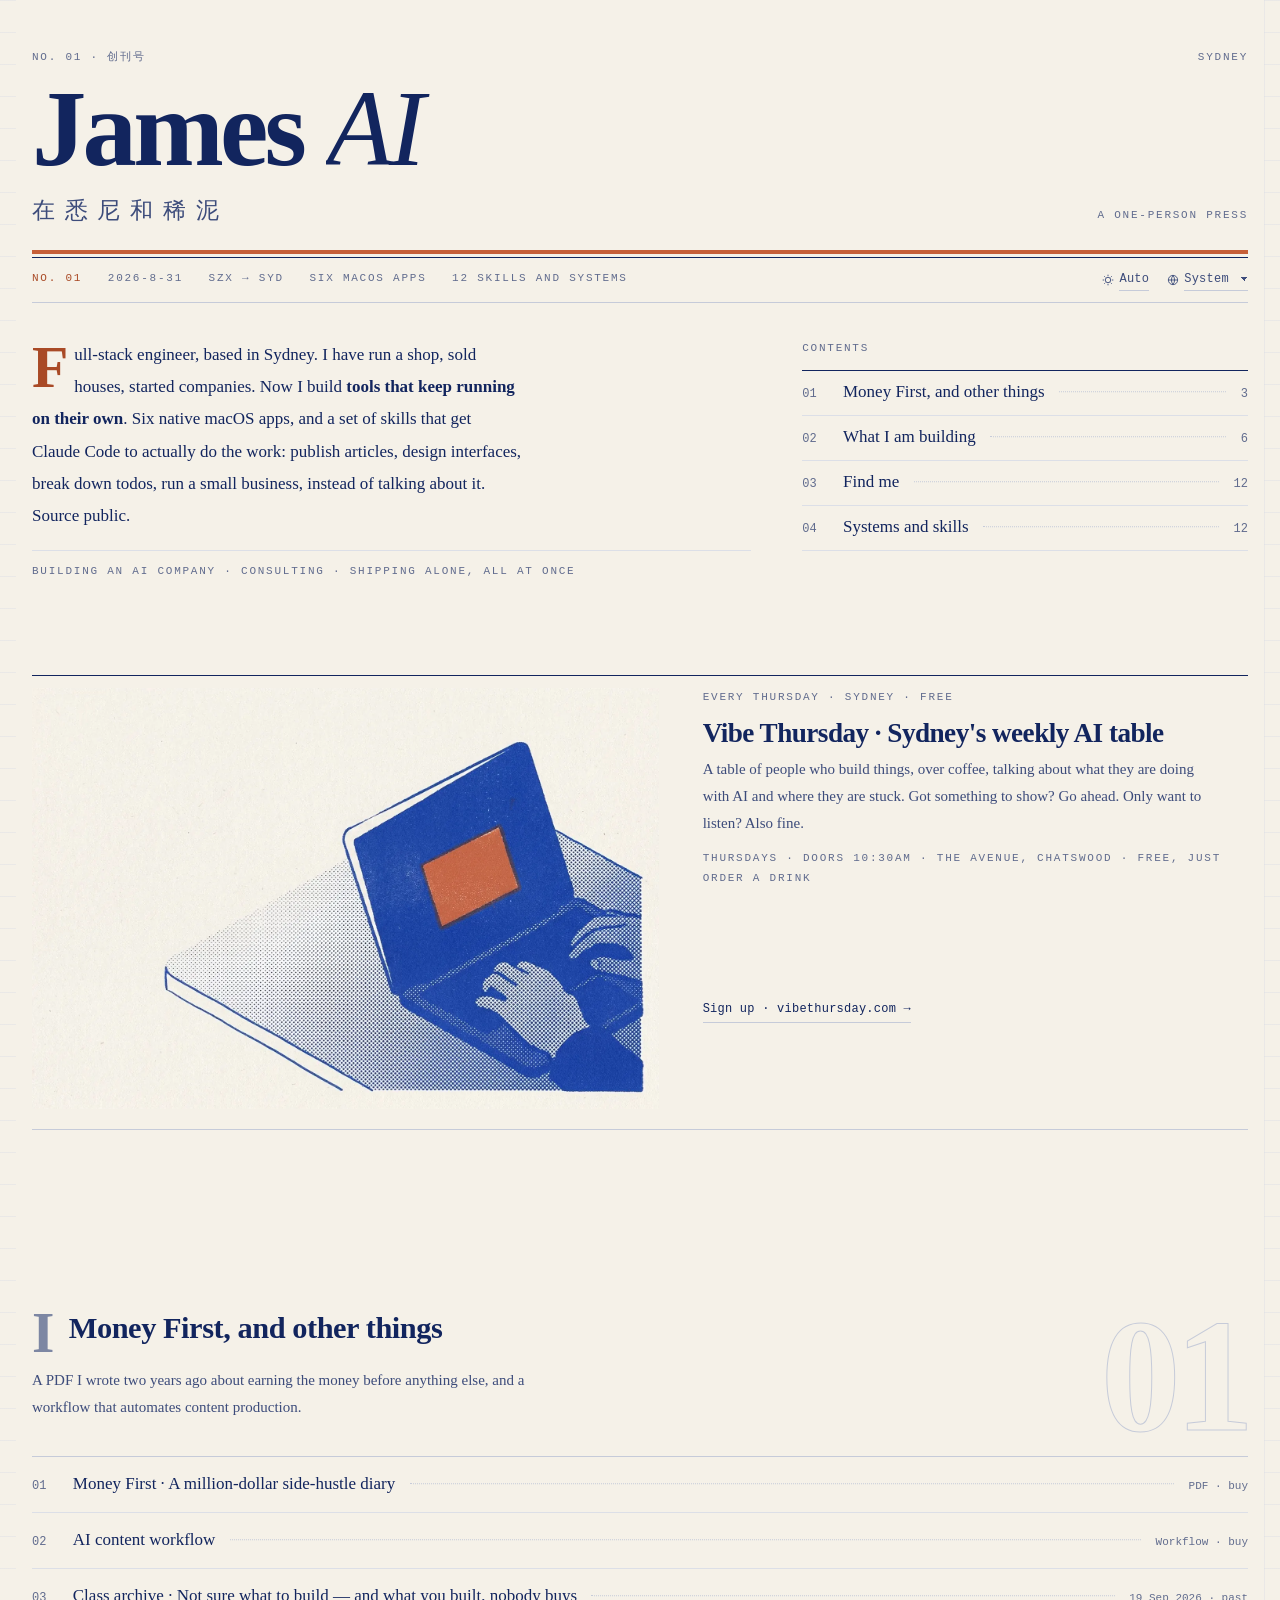
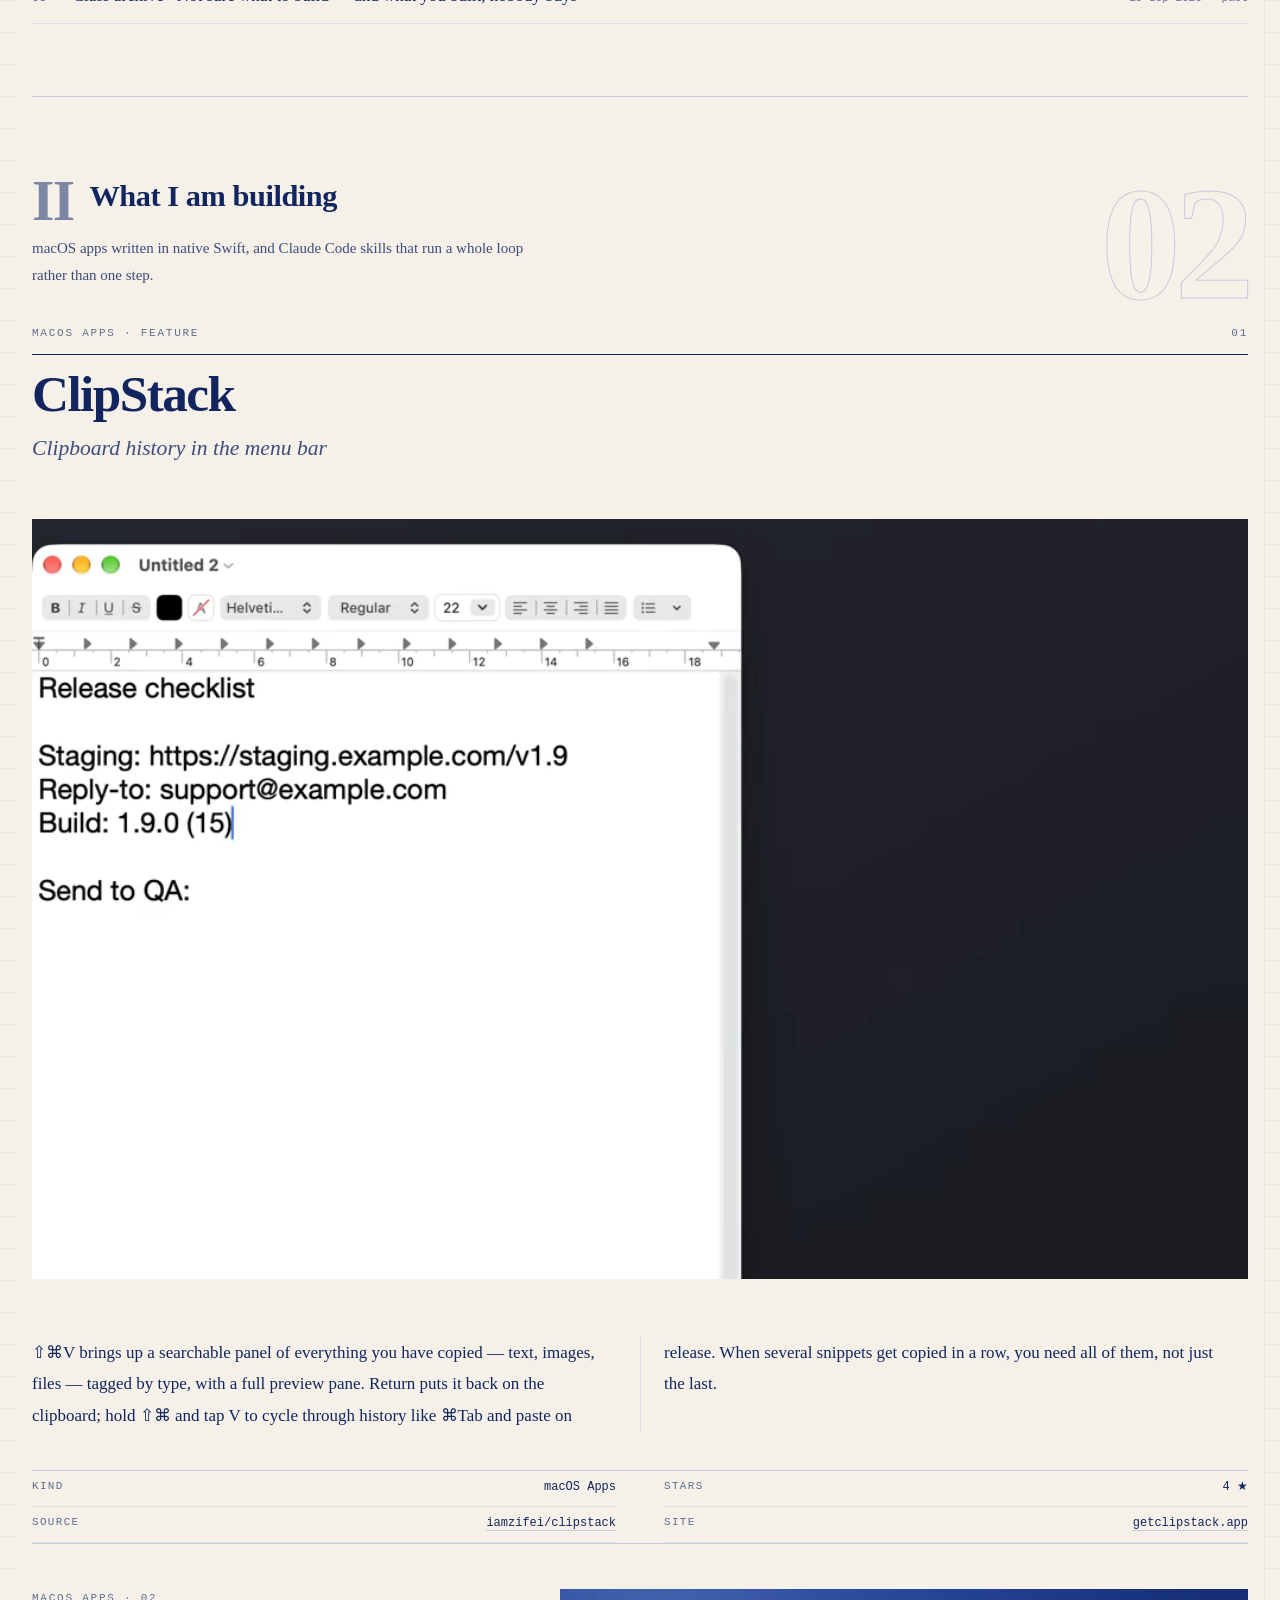
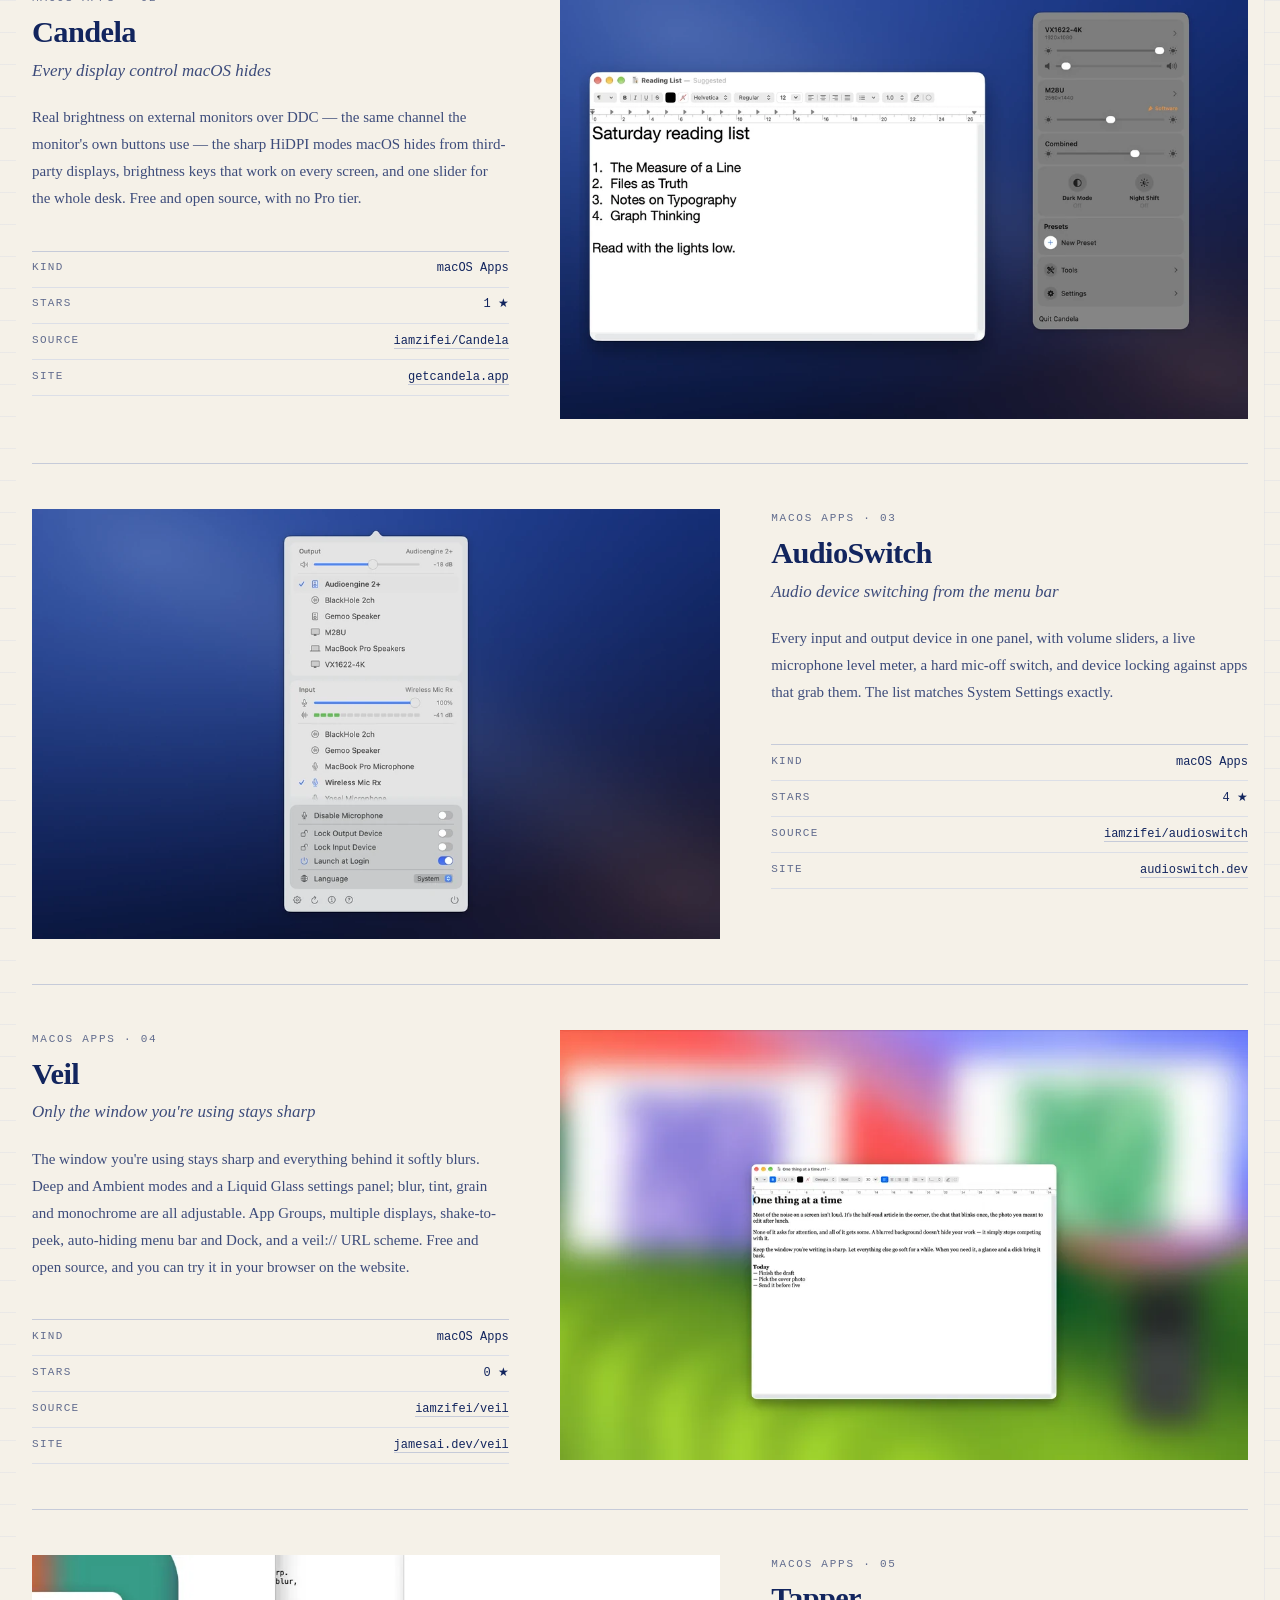
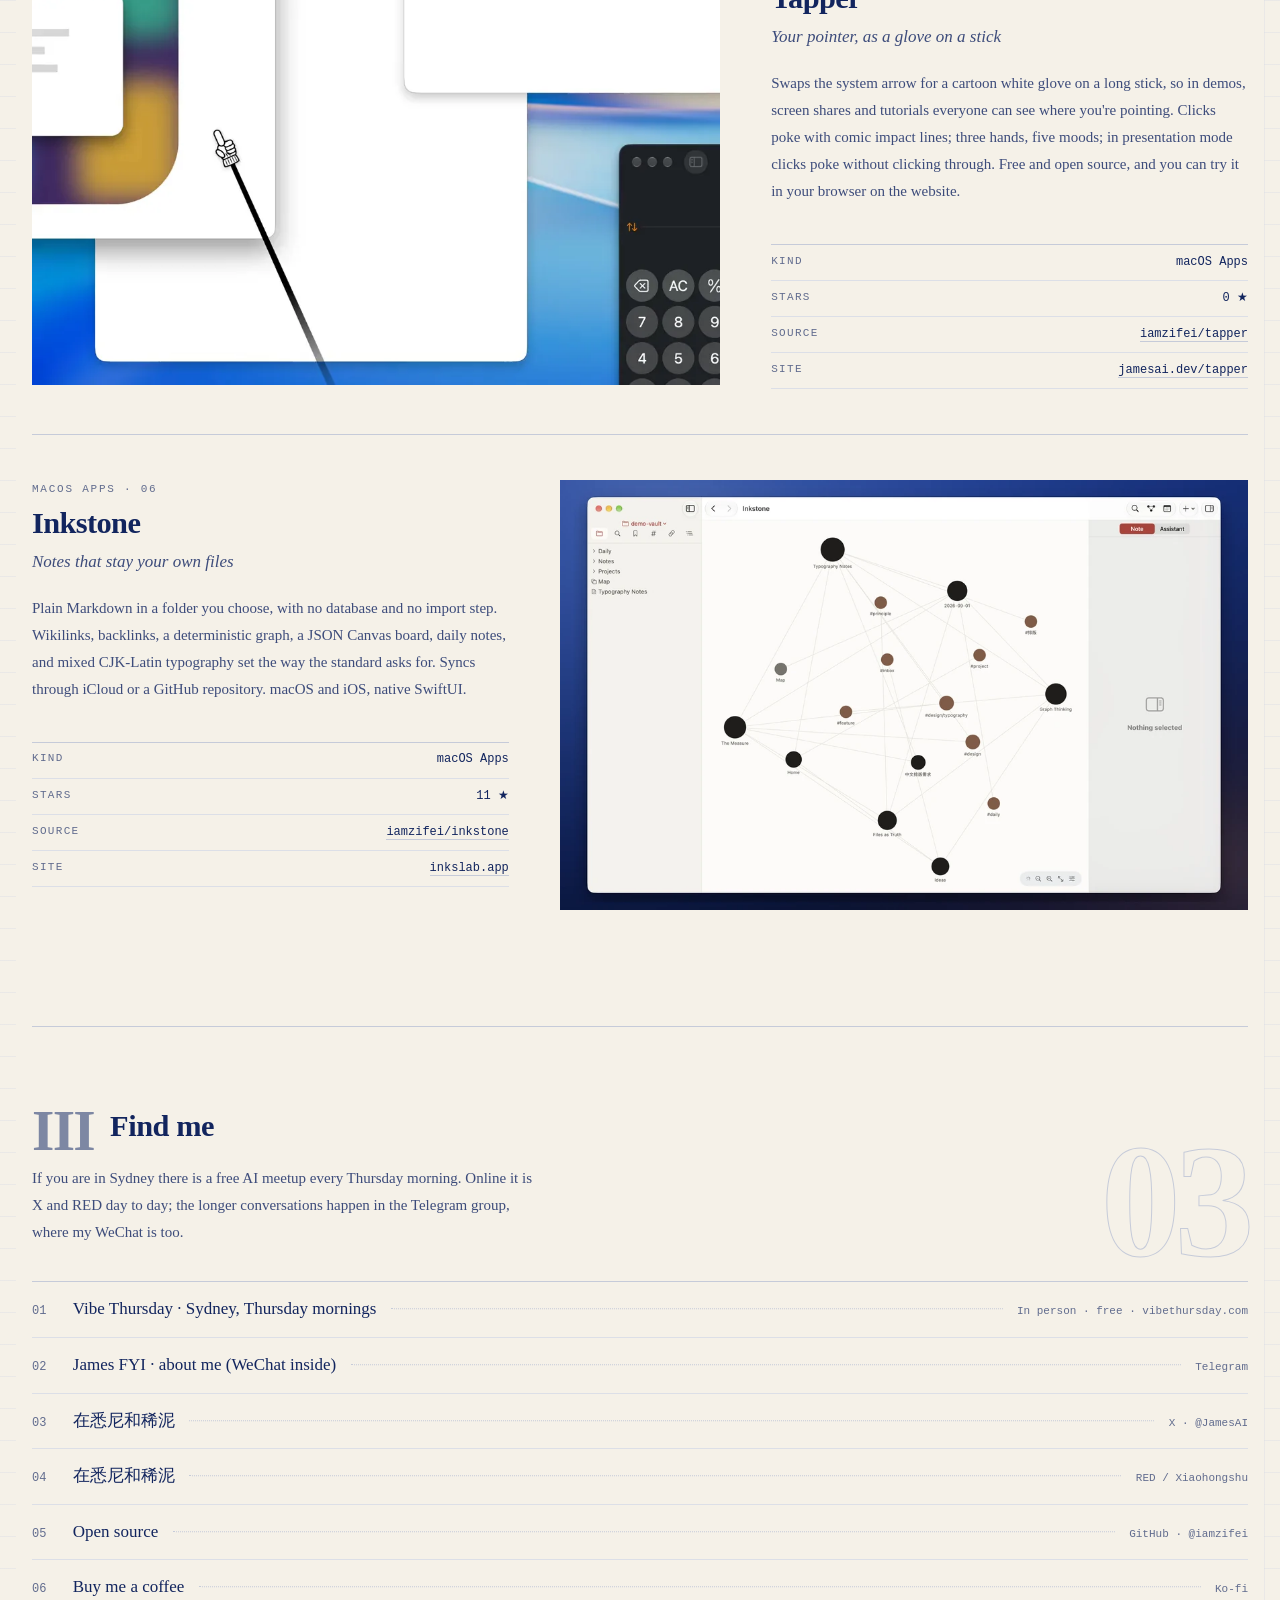
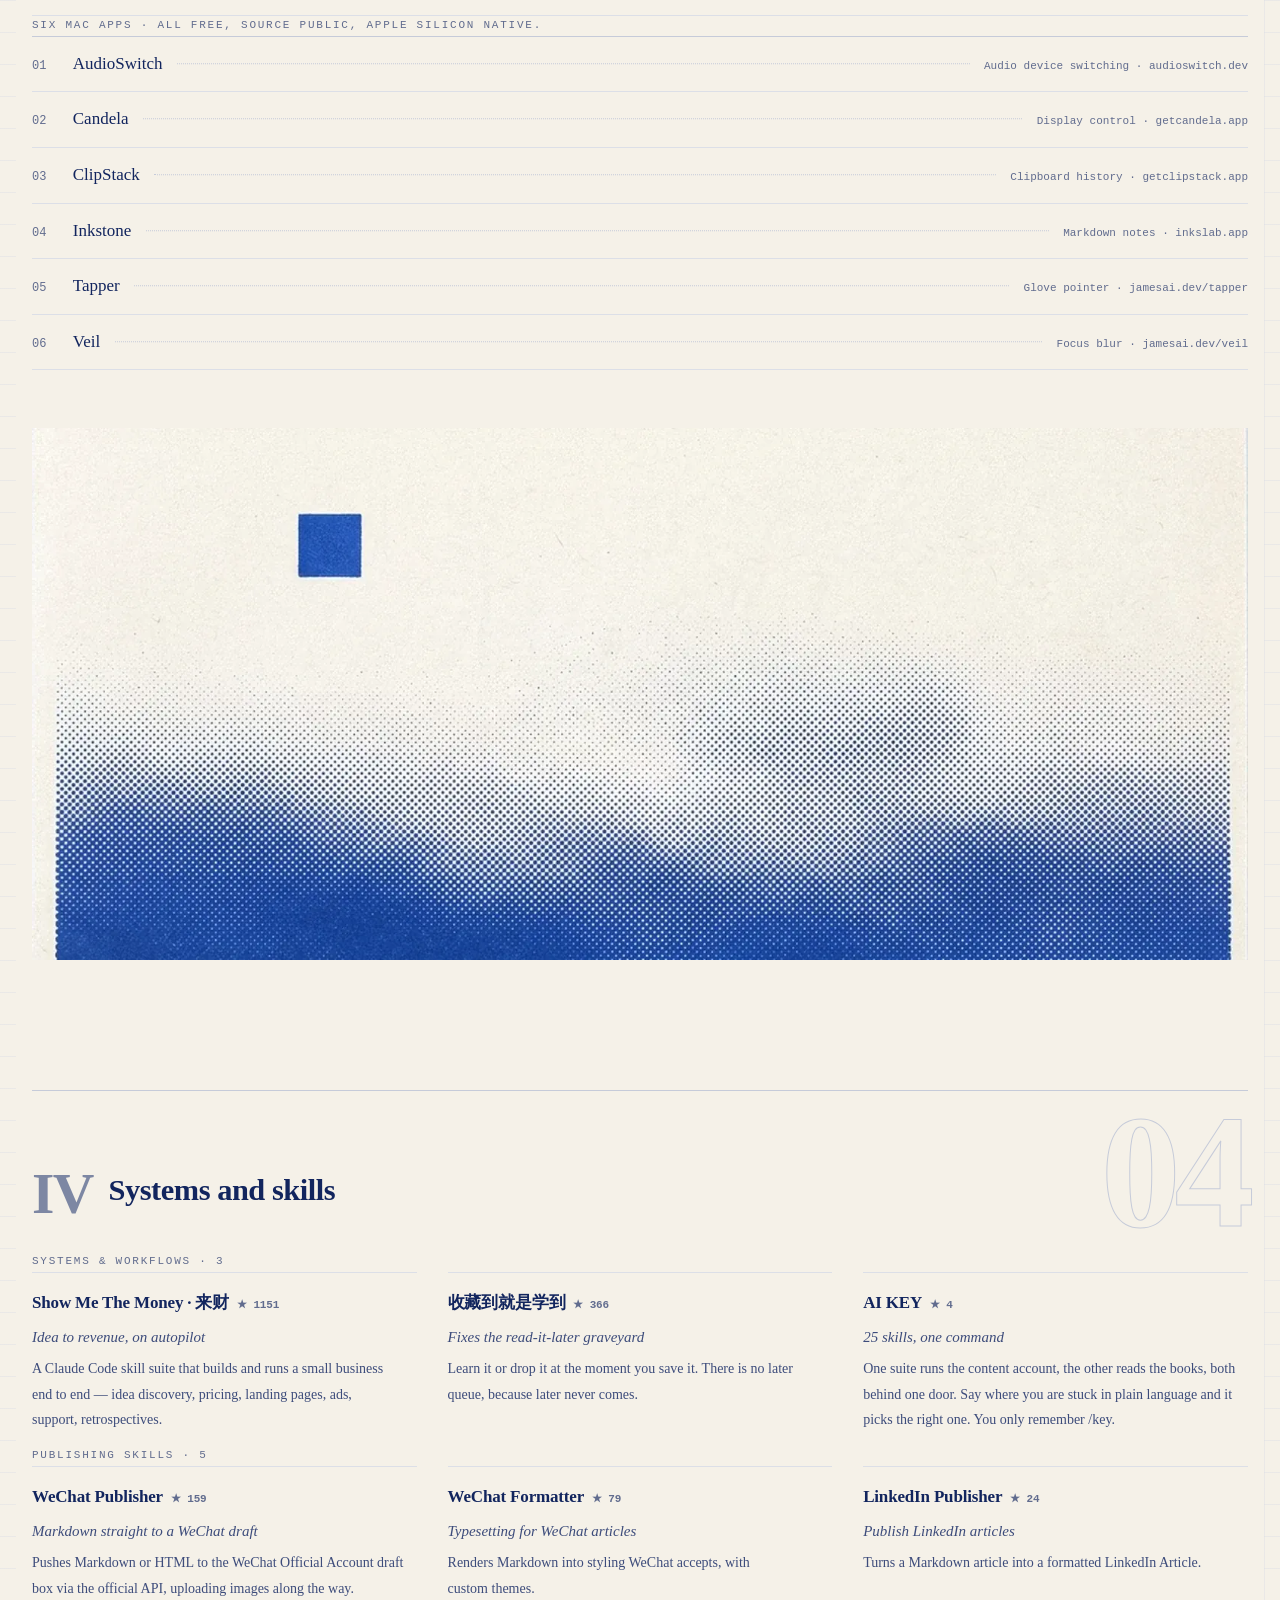
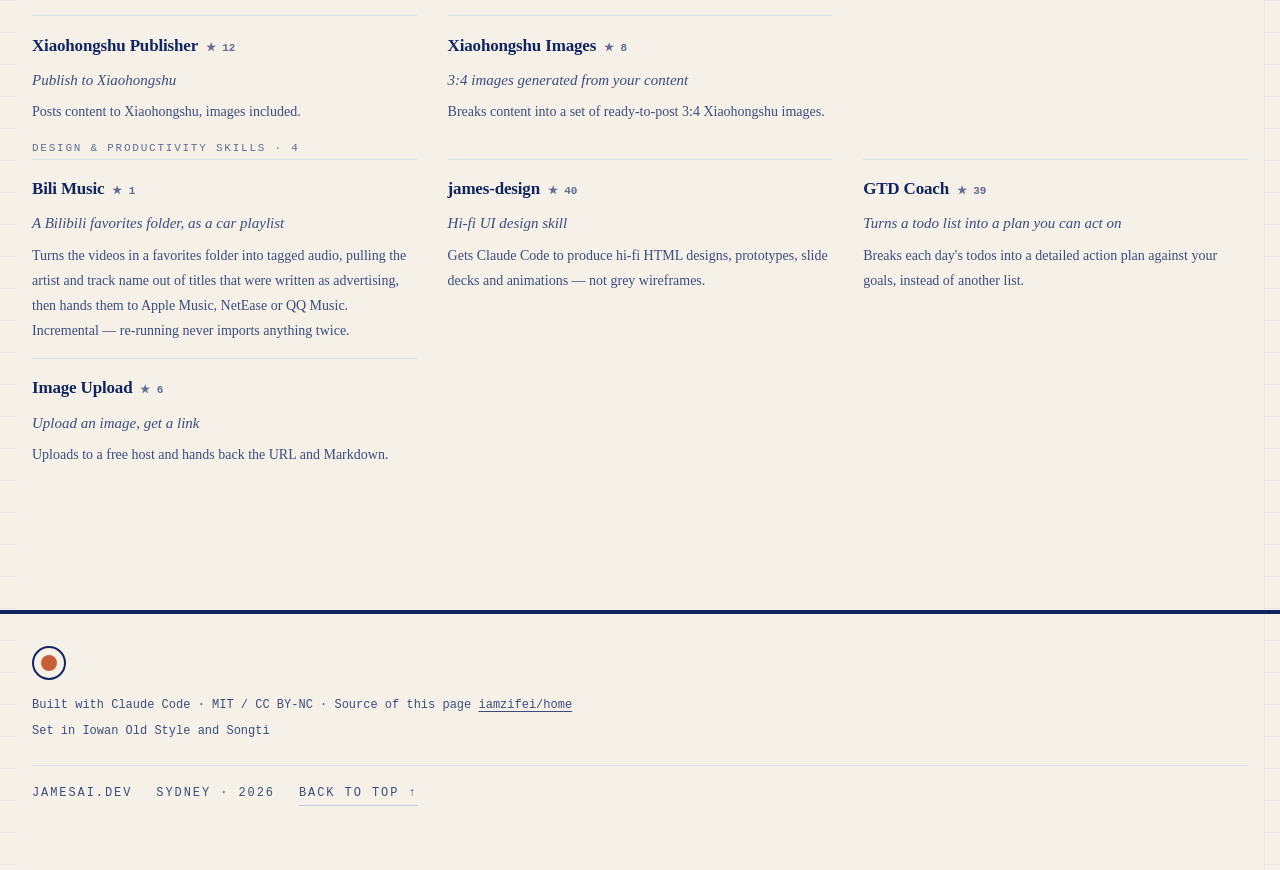
<file: index.html>
<!DOCTYPE html>
<html lang="zh-Hans">
<head>
<meta charset="utf-8">
<meta name="viewport" content="width=device-width, initial-scale=1, viewport-fit=cover">
<title>James AI · 在悉尼和稀泥 · 免费 Mac 应用与 Claude Code 技能</title>
<meta name="description" content="全栈工程师 James，现居悉尼。六个免费的原生 macOS 应用（ClipStack、Candela、AudioSwitch、Veil、Tapper、Inkstone，都能用 Homebrew 安装），和一批让 Claude Code 真正去做事的技能。">
<meta name="author" content="James">
<meta name="theme-color" content="#F5F1E8" media="(prefers-color-scheme: light)">
<meta name="theme-color" content="#14161C" media="(prefers-color-scheme: dark)">
<link rel="icon" href="assets/favicon.png" sizes="48x48">
<link rel="icon" href="assets/favicon-32.png" sizes="32x32">
<link rel="icon" href="assets/favicon-16.png" sizes="16x16">
<link rel="apple-touch-icon" href="assets/favicon-180.png">
<link rel="canonical" href="https://jamesai.dev/">
<meta property="og:type" content="profile">
<meta property="og:title" content="James AI · 在悉尼和稀泥 · 免费 Mac 应用与 Claude Code 技能">
<meta property="og:description" content="做能自己跑起来的工具：六个免费的原生 macOS 应用，和让 Claude Code 真正去做事的技能。">
<meta property="og:url" content="https://jamesai.dev/">
<meta name="twitter:card" content="summary">
<meta name="twitter:site" content="@JamesAI">
<!-- Who runs the site and which apps it lists, for search engines and AI answers.
     Keep the app facts in step with data.js and llms.txt. -->
<script type="application/ld+json">
{
 "@context": "https://schema.org",
 "@graph": [
  {
   "@type": "WebSite",
   "@id": "https://jamesai.dev/#site",
   "name": "James AI",
   "url": "https://jamesai.dev/",
   "inLanguage": [
    "zh-Hans",
    "zh-Hant",
    "en"
   ],
   "author": {
    "@id": "https://jamesai.dev/#james"
   }
  },
  {
   "@type": "Person",
   "@id": "https://jamesai.dev/#james",
   "name": "James",
   "alternateName": "James AI",
   "url": "https://jamesai.dev/",
   "jobTitle": "Full-stack engineer",
   "homeLocation": {
    "@type": "Place",
    "name": "Sydney, Australia"
   },
   "sameAs": [
    "https://github.com/iamzifei",
    "https://x.com/JamesAI"
   ]
  },
  {
   "@type": "ItemList",
   "name": "Free Mac apps by James",
   "numberOfItems": 6,
   "itemListElement": [
    {
     "@type": "ListItem",
     "position": 1,
     "item": {
      "@type": "SoftwareApplication",
      "name": "ClipStack",
      "url": "https://getclipstack.app/",
      "description": "Clipboard history manager in the Mac menu bar: press Shift-Cmd-V to search and paste text, images and files you copied before.",
      "applicationCategory": "UtilitiesApplication",
      "operatingSystem": "macOS 13.0 or later",
      "processorRequirements": "Apple silicon",
      "offers": {
       "@type": "Offer",
       "price": "0",
       "priceCurrency": "USD"
      },
      "author": {
       "@id": "https://jamesai.dev/#james"
      },
      "featureList": [
       "Install with Homebrew: brew install --cask iamzifei/tap/clipstack"
      ]
     }
    },
    {
     "@type": "ListItem",
     "position": 2,
     "item": {
      "@type": "SoftwareApplication",
      "name": "Candela",
      "url": "https://getcandela.app/",
      "description": "Menu-bar display control for Mac: real brightness on external monitors over DDC, hidden HiDPI modes and brightness keys for every screen.",
      "applicationCategory": "UtilitiesApplication",
      "operatingSystem": "macOS 26.0 or later",
      "processorRequirements": "Apple silicon",
      "offers": {
       "@type": "Offer",
       "price": "0",
       "priceCurrency": "USD"
      },
      "author": {
       "@id": "https://jamesai.dev/#james"
      },
      "featureList": [
       "Install with Homebrew: brew install --cask iamzifei/tap/candela"
      ]
     }
    },
    {
     "@type": "ListItem",
     "position": 3,
     "item": {
      "@type": "SoftwareApplication",
      "name": "AudioSwitch",
      "url": "https://audioswitch.dev/",
      "description": "Menu-bar audio device switcher for Mac with volume sliders, a live microphone meter, a hard mic-off switch and device locking.",
      "applicationCategory": "UtilitiesApplication",
      "operatingSystem": "macOS 14.0 or later",
      "processorRequirements": "Apple silicon",
      "offers": {
       "@type": "Offer",
       "price": "0",
       "priceCurrency": "USD"
      },
      "author": {
       "@id": "https://jamesai.dev/#james"
      },
      "featureList": [
       "Install with Homebrew: brew install --cask iamzifei/tap/audioswitch"
      ]
     }
    },
    {
     "@type": "ListItem",
     "position": 4,
     "item": {
      "@type": "SoftwareApplication",
      "name": "Veil",
      "url": "https://jamesai.dev/veil/",
      "description": "Keeps the Mac window you are working in sharp and softly blurs every window behind it, to help you focus.",
      "applicationCategory": "UtilitiesApplication",
      "operatingSystem": "macOS 14.0 or later",
      "processorRequirements": "Apple silicon or Intel (universal binary)",
      "offers": {
       "@type": "Offer",
       "price": "0",
       "priceCurrency": "USD"
      },
      "author": {
       "@id": "https://jamesai.dev/#james"
      },
      "featureList": [
       "Install with Homebrew: brew install --cask iamzifei/tap/veil"
      ]
     }
    },
    {
     "@type": "ListItem",
     "position": 5,
     "item": {
      "@type": "SoftwareApplication",
      "name": "Tapper",
      "url": "https://jamesai.dev/tapper/",
      "description": "Turns the Mac mouse pointer into a cartoon glove on a long stick, so viewers can follow your cursor in demos, screen shares and recordings.",
      "applicationCategory": "UtilitiesApplication",
      "operatingSystem": "macOS 14.0 or later",
      "processorRequirements": "Apple silicon or Intel (universal binary)",
      "offers": {
       "@type": "Offer",
       "price": "0",
       "priceCurrency": "USD"
      },
      "author": {
       "@id": "https://jamesai.dev/#james"
      },
      "featureList": [
       "Install with Homebrew: brew install --cask iamzifei/tap/tapper"
      ]
     }
    },
    {
     "@type": "ListItem",
     "position": 6,
     "item": {
      "@type": "SoftwareApplication",
      "name": "Inkstone",
      "url": "https://inkslab.app/",
      "description": "Markdown notes for Mac that stay plain files in a folder you choose, with wikilinks, backlinks, a graph and a JSON Canvas board.",
      "applicationCategory": "UtilitiesApplication",
      "operatingSystem": "macOS 26.0 or later",
      "processorRequirements": "Apple silicon or Intel (universal binary)",
      "offers": {
       "@type": "Offer",
       "price": "0",
       "priceCurrency": "USD"
      },
      "author": {
       "@id": "https://jamesai.dev/#james"
      },
      "featureList": [
       "Install with Homebrew: brew install --cask iamzifei/tap/inkstone"
      ]
     }
    }
   ]
  }
 ]
}
</script>
<script>
/* Resolve day/night before the first paint. Stored choice wins; with no
   stored choice the system decides, and keeps deciding — the listener is what
   makes "follow the system" mean the system as it is now, not as it was when
   the tab opened. */
(function () {
  var K = 'jamesai.press', r = document.documentElement, m;
  try { m = window.matchMedia('(prefers-color-scheme: dark)'); } catch (e) {}
  window.__pressSaved = function () {
    try { return localStorage.getItem(K) || 'system'; } catch (e) { return 'system'; }
  };
  /* Three states, and the third is the default: system, forced day, forced
     night. A two-way switch can force either side but can never get back to
     "whatever the system says", so the stored value is the choice — not the
     resulting colour — and the control cycles through all three.

     The plates are printed on stock and there are two stocks. Swapping the src
     rather than shipping both means only the run in use is ever fetched. */
  window.__pressApply = function (choice) {
    var night = choice === 'night' || (choice === 'system' && m && m.matches);
    r.setAttribute('data-press', night ? 'night' : 'day');
    var plates = document.querySelectorAll('img[data-day]');
    for (var i = 0; i < plates.length; i++) {
      var want = plates[i].getAttribute(night ? 'data-night' : 'data-day');
      if (plates[i].getAttribute('src') !== want) plates[i].setAttribute('src', want);
    }
  };
  __pressApply(__pressSaved());
  if (m && m.addEventListener) {
    m.addEventListener('change', function () {
      if (__pressSaved() === 'system') __pressApply('system');
    });
  }
})();
</script>
<style>
/* =====================================================================
   EDITION B — 报刊 / A ONE-PERSON PRESS
   ---------------------------------------------------------------------
   The second design, kept deliberately apart from the first. journey.html
   is a flight: a porthole, a departures board, a boarding pass. This is a
   printed sheet: a nameplate, a dateline, a contents page, columns, a
   colophon. Nothing here refers to the other one, and nothing here imports
   its stylesheet — two editions that share a token table are two editions
   welded together, and the point of having two is to be able to move one.

   WHY SERIF, WHEN THE DEFAULT SHOULD BE TO REFUSE IT
   "Creative brief, therefore serif" is the most reliable tell of a machine
   picking a typeface. It is used here for the two reasons that are allowed:
   the brief is LITERALLY books and newspapers, and edition A already sets
   its display type in a grotesk — if the two are not distinguishable at a
   glance then there is nothing to choose between.

   And it costs nothing: the stack is what macOS, iOS, Windows and the CJK
   systems already have. No web font is loaded, so the type arrives with the
   HTML rather than one round trip later.

   MONO-COLOR, RESOLVED ONCE
     substrate  substrate_pale_beige  #F5F1E8
     mode       controlled two-ink
     palette    palette_cobalt_terracotta
     inks       Cobalt #2148B8 (dominant) · Terracotta #C65F38 (accent)
     plates     cobalt = structure and image · terracotta = SIGNAL ONLY
     layout     composition_editorial_journal + composition_ruled_information
     type       type_literary (reading) + type_programmatic (labels, data)

   Terracotta appears in exactly four places in this page's CSS, and they are
   listed because a list is the only thing that keeps an accent ink honest:
   the dropped initial, the heavy rule under the nameplate, the issue number in
   the dateline, and the dot inside the printer's mark. A fifth would mean the
   discipline had quietly become decoration. (There were five; the chronology
   was the other one, and it has been cut.)

   The PLATES are not part of that count and never were. A plate is a printed
   picture and both inks have always been allowed inside one — the opener
   carries terracotta, and so does the class banner's one warm sheet. What the
   budget governs is the page's own chrome: rules, marks, labels, links.
   ===================================================================== */

:root {
  color-scheme: light;

  /* paper */
  --p0: #F5F1E8;      /* the substrate */
  --p1: #EDE8DC;      /* one density down — plates, wells */
  --p2: #FAF8F2;      /* one density up — the raised sheet */

  /* the cobalt plate, by coverage. Every "grey" on this page is this one
     ink thinned over the paper; a warm neutral anywhere would be a third
     colour and the system rests on there not being one. */
  --ink:  #12255E;
  --ink2: #3D4C7B;
  --ink3: #616C8E;    /* the lightest that still clears 4.5:1 on the paper */
  --rule: #C6CBD9;
  --rule2:#DCDFE7;
  --mark: #7D87A3;    /* the section numerals: the palest cobalt that clears 3:1 for large text (3.18:1) */

  /* the terracotta plate: signal only */
  --sig:  #C65F38;
  --sig-t:#A94A26;    /* the same ink, denser, for text on paper */

  /* Latin first, then the CJK alias below, then the plain family names as a
     last resort. `ui-serif` sits AFTER the alias on purpose: a generic family
     is allowed to resolve to a system CJK face on its own, and if it does it
     wins before the alias is ever consulted. */
  --serif: "Iowan Old Style", "Palatino Linotype", Palatino, "Book Antiqua",
           Georgia, "PressSong", "Songti SC", "STSong", "Source Han Serif SC",
           "Noto Serif SC", ui-serif, serif;
  --sans: -apple-system, BlinkMacSystemFont, "SF Pro Text", "Helvetica Neue",
          "PingFang SC", "Hiragino Sans GB", "Microsoft YaHei", Arial, sans-serif;
  --mono: ui-monospace, SFMono-Regular, "SF Mono", Menlo, Consolas, monospace;

  --m: 8px;
  --page: min(100% - 2.5rem, 76rem);
  --gut: clamp(1.2rem, 2.4vw, 2.2rem);
  --measure: 34em;          /* the reading measure, in the reading face */

  /* --- motion: one curve, four durations -------------------------------
     Every transition and animation on the page reads from these. The curve
     was already the same literal in six places; naming it is what stops a
     seventh place from quietly using `ease`. It decelerates hard — most of
     the travel happens in the first fifth — which is what makes paper read as
     settling rather than as a UI sliding.

       --t-press   an answer to a press, felt more than seen
       --t-hover   a response to the pointer; the reader is already waiting
       --t-rise    something arriving while the reader scrolls
       --t-settle  the first impression, seen once per visit */
  --ease: cubic-bezier(.16, 1, .3, 1);
  --t-press: 120ms;
  --t-hover: 200ms;
  --t-rise: 420ms;
  --t-settle: 600ms;
}

/* The dark state is not a theme. It is the same press run with the paper and
   the ink exchanged: two inks in, two inks out.

   THREE STATES, ONE BLOCK
   The default follows the system, and a reader who touches the switch gets
   their choice remembered from then on. That is three states — system, forced
   day, forced night — and the usual way to write it duplicates the whole token
   block, once under `prefers-color-scheme` and once under the attribute, where
   the two copies can silently drift apart.

   So the branch is resolved ONCE, in a five-line script in <head>, which sets
   `data-press` from storage or from the media query before anything paints.
   CSS then has a single night block and no duplicate to keep in step. The
   script is in the head rather than at the foot for the obvious reason: at the
   foot the page paints white first. */
:root[data-press="night"] {
  color-scheme: dark;
  --p0: #14161C;
  --p1: #1B1E27;
  --p2: #0F1116;
  --ink:  #ECE8DF;
  --ink2: #AEB6CC;
  --ink3: #8B93A8;
  --rule: #333849;
  --rule2:#262B39;
  --mark: #646B80;    /* section numerals on night paper: 3.41:1 */
  --sig:  #E0784B;
  --sig-t:#E89468;
}

/* --- the mixed setting -------------------------------------------------
   Chosen by looking, not by taste. Six Latin serifs were set beside 宋体 at
   17px and compared side by side (docs/plans has the note):

     New York / Times   the Latin came out visibly smaller and lighter than the
                        ideographs around it — "Markdown" sank into the line
     Georgia            body matched well, but Georgia Bold is a weight darker
                        than 宋体 Bold, so every heading looked mismatched;
                        its old-style figures also drop the 3 in "W3C"
     Charter            good size match, a shade too dark
     Palatino           pleasant, Latin still slightly small
     Iowan Old Style →  cap height sits on the ideograph height, bold matches
                        宋体 bold, lining figures. This one.

   No web font is loaded for any of it. A CJK web font is 5–20 MB and there is
   no version of "fast" that includes one.

   THE ALIAS, AND WHY IT EXISTS
   Latin serifs do not carry 汉字, so CJK would fall through anyway — but they
   DO carry the em dash and the ellipsis, and in a Chinese line those must come
   from the Chinese face or 「——」 arrives as two thin Latin dashes at the wrong
   height. Scoping them to the CJK font by unicode-range is the fix. Curly
   quotes are deliberately NOT in the range: they are still wanted from the
   Latin face when they wrap an English phrase. */
@font-face {
  font-family: "PressSong";
  src: local("Songti SC"), local("STSong"), local("Source Han Serif SC"),
       local("Noto Serif SC"), local("SimSun");
  unicode-range: U+2014, U+2026, U+3000-303F, U+3400-4DBF, U+4E00-9FFF,
                 U+F900-FAFF, U+FE30-FE4F, U+FF00-FFEF;
  font-display: swap;
}
@font-face {
  font-family: "PressSong";
  font-weight: 600 900;
  src: local("Songti SC Bold"), local("STSong"), local("Songti SC"),
       local("Source Han Serif SC"), local("SimSun");
  unicode-range: U+2014, U+2026, U+3000-303F, U+3400-4DBF, U+4E00-9FFF,
                 U+F900-FAFF, U+FE30-FE4F, U+FF00-FFEF;
  font-display: swap;
}

*, *::before, *::after { box-sizing: border-box; }
html { -webkit-text-size-adjust: 100%; scroll-behavior: smooth; }
@media (prefers-reduced-motion: reduce) { html { scroll-behavior: auto; } }
body {
  margin: 0;
  background: var(--p0);
  color: var(--ink);
  font-family: var(--serif);
  font-size: 17px;
  line-height: 1.8;
  -webkit-font-smoothing: antialiased;
  text-rendering: optimizeLegibility;
  font-kerning: normal;
  /* The layout grid, printed very faintly on the sheet: a 32px square in the
     lighter hairline ink, at a little under half its strength. It is there so
     the white space reads as measured rather than empty. It must stay fainter
     than every rule on the page — the rules are information, the grid is
     paper — and it is the same ink thinned again, so it adds no colour. Plates
     and wells paint over it with their own --p1.

     IN THE MARGINS ONLY. It first ran under the text as well, and 宋体 at body
     sizes has horizontals about as fine as a 1px line and running the same
     way, so every grid line crossing a paragraph read as part of the letters.
     Measured: --ink3 went from 4.61:1 on paper to 4.28:1 on a line, under
     the 4.5 floor. So the top layer is a band of plain paper the width of the
     page measure plus a rem each side, and the grid shows only either side of
     it. On a phone the measure is the screen, so there is no grid at all. */
  --grid: color-mix(in srgb, var(--rule2) 45%, transparent);
  --col: calc(min(100% - 2.5rem, 76rem) / 2 + 1rem);
  background-image:
    linear-gradient(to right, transparent calc(50% - var(--col)),
                    var(--p0) calc(50% - var(--col)), var(--p0) calc(50% + var(--col)),
                    transparent calc(50% + var(--col))),
    linear-gradient(to right, var(--grid) 1px, transparent 1px),
    linear-gradient(to bottom, var(--grid) 1px, transparent 1px);
  background-size: 100% 100%, 32px 32px, 32px 32px;
  background-repeat: repeat-y, repeat, repeat;
  background-position: 0 0, center top, center top;
  /* No slanted Chinese. CJK faces have no italic, so an italic standfirst
     was the browser shearing 宋体 — thinner and blurrier than the upright,
     which is the last thing a hairline face needs. Latin still gets Iowan's
     real italic; only the synthetic slant is refused. */
  font-synthesis-style: none;
}
h1, h2, h3, h4, p, dl, dd, figure, ul, ol { margin: 0; }
/* No single word stranded on the last line of a paragraph. */
p, dd { text-wrap: pretty; }
h1, h2, h3 { text-wrap: balance; }
ul, ol { list-style: none; padding: 0; }
img { max-width: 100%; display: block; }
a { color: inherit; }
:focus-visible { outline: 2px solid var(--sig); outline-offset: 3px; }
/* Browser surfaces in the press palette: selections are a wash of the cobalt ink. */
::selection { background: color-mix(in srgb, var(--ink) 18%, transparent); color: inherit; }

.wrap { width: var(--page); margin-inline: auto; }

/* A label is data, not prose: it gets the programmatic face, tracked out and
   set small, and it never uses the reading face. */
.label {
  font-family: var(--mono); font-size: 0.6875rem; font-weight: 500;
  letter-spacing: 0.16em; text-transform: uppercase; color: var(--ink3);
}

.skip {
  position: absolute; left: -9999px; top: 0;
  background: var(--p2); color: var(--ink); padding: 0.6rem 1rem; z-index: 50;
}
.skip:focus { left: 1rem; top: 1rem; }

/* --- the nameplate ---------------------------------------------------
   A newspaper's masthead is three things stacked: the name at a size
   nothing else on the page will ever reach, a rule heavy enough to be a
   horizon, and a line of facts nobody reads twice. All three, and nothing
   else — a nameplate carrying a navigation bar is a website wearing a
   newspaper's hat. */
/* Was clamp(2.5rem, 7vw, 5rem). The nameplate measured 359px at 1440x900 —
   two fifths of the screen before a reader has been told anything. Still the
   largest thing on the page by a wide margin; just not half the view. */
.mast { padding-block: clamp(1.8rem, 4.4vw, 3rem) 0; }
.mast-kick { display: flex; justify-content: space-between; gap: 1rem;
             padding-bottom: 0.9rem; flex-wrap: wrap; }
.mast-name {
  font-family: var(--serif);
  font-size: clamp(3rem, 10.5vw, 6.8rem);
  line-height: 0.86;
  font-weight: 600;
  letter-spacing: -0.035em;
  margin: 0;
}
.mast-name em { font-style: italic; font-weight: 500; }
/* Each word sits in its own clipped line so the entrance can lift it up from
   under an invisible baseline, like type being set. The padding keeps the
   italic's overhang and the descenders inside the clip; the negative margin
   hands that room back so the nameplate measures exactly what it did. */
.mast-name .ln { display: inline-block; overflow: hidden; vertical-align: top;
                 padding: 0 0.08em 0.16em 0; margin: 0 -0.08em -0.16em 0; }
.mast-name .ln > * { display: inline-block; }
.mast-sub {
  display: flex; align-items: baseline; justify-content: space-between;
  gap: 1rem; flex-wrap: wrap; margin-top: 0.9rem;
}
.mast-cn { font-size: clamp(1rem, 2.4vw, 1.45rem); letter-spacing: 0.42em;
           color: var(--ink2); }
/* the horizon: one heavy terracotta bar and one hairline under it */
.mast-rule { margin-top: 1.1rem; border-top: 4px solid var(--sig); }
.mast-rule::after {
  content: ""; display: block; margin-top: 3px; border-top: 1px solid var(--ink);
}
.dateline {
  display: flex; flex-wrap: wrap; gap: 0.5rem 1.6rem;
  padding-block: 0.7rem; border-bottom: 1px solid var(--rule);
}
.dateline .no { color: var(--sig-t); }
.dateline > * { white-space: nowrap; }
/* The one control on the page, and it is set as quietly as the facts beside
   it: a printed sheet does not have buttons. */
.press-switch {
  font: inherit; letter-spacing: inherit; text-transform: none;
  background: none; border: 0; padding: 0; cursor: pointer; color: inherit;
}
.press-switch .js-mode-label { border-bottom: 1px solid var(--rule); }
/* The only real button on the page, and it changes something the reader is
   looking at, so it has to answer the press itself rather than let the whole
   page repainting be the answer. 0.96 on a 12px control is about a pixel —
   felt, not seen. */
.press-switch { transition: transform var(--t-press) var(--ease),
                            color var(--t-hover) var(--ease); }
.press-switch:active { transform: scale(0.96); }
@media (prefers-reduced-motion: reduce) { .press-switch { transition: color var(--t-hover) var(--ease); }
                                          .press-switch:active { transform: none; } }
@media (hover: hover) and (pointer: fine) {
  .press-switch:hover { color: var(--ink); }
  .press-switch:hover .js-mode-label { border-bottom-color: currentColor; }
}
/* The facts stay one flat run so the dateline's own gap still sits between
   them; the two controls are pushed to the end of the line together. */
.dl-facts { display: contents; }
/* THE CONTROLS.
   They were set as quietly as the facts beside them — 11px, the faintest ink,
   no icon, at the end of a line of five things that look exactly the same —
   and the result was a language switcher nobody could find. Quiet is right for
   a printed sheet; invisible is not a style, it is a missing control.

   Two changes: a glyph each, which is what says "this does something rather
   than states something", and one density more ink. Still 11px, still mono,
   still no button chrome. */
/* The controls sit inside rows of .label metadata (11px mono, uppercase,
   0.16em tracked). They must not BE that — a control dressed as metadata is
   a control nobody finds, which is the exact failure this block repairs. So:
   the same mono family, so they belong to the bar; one step larger and NOT
   uppercased, so they read as the two things on the line you can operate;
   and an icon each, which is what the eye actually scans for. Inheriting
   `font` alone gave 17px body serif — loud, and from the wrong system. */
.press-tools { margin-left: auto; display: inline-flex; align-items: center;
               gap: 1.1rem; color: var(--ink2);
               font-family: var(--mono); font-size: 0.75rem; font-weight: 500;
               letter-spacing: 0.02em; text-transform: none; }
.press-tools .ico { width: 12px; height: 12px; flex: none; fill: none;
                    stroke: currentColor; stroke-width: 1.2; }
.press-switch, .press-lang-wrap { display: inline-flex; align-items: center; gap: 0.45em; }
.press-lang-wrap { position: relative; }
.press-lang {
  font: inherit; letter-spacing: inherit; text-transform: none;
  background: none; border: 0; padding: 0 0.9em 0 0; color: inherit;
  border-bottom: 1px solid var(--rule); cursor: pointer;
  appearance: none; -webkit-appearance: none;
  background-image: linear-gradient(45deg, transparent 50%, currentColor 50%),
                    linear-gradient(135deg, currentColor 50%, transparent 50%);
  background-size: 4px 4px, 4px 4px;
  background-position: right 3px center, right 0px center;
  background-repeat: no-repeat;
}
@media (hover: hover) and (pointer: fine) { .press-lang:hover { color: var(--ink); } }
.press-lang option { color: initial; }
/* Narrow screens: the DATELINE copy drops onto its own line, because the
   dateline is a wrapping row of facts and the controls should not be the
   ragged tail of it. The RUNNING HEAD copy must NOT do this — the running
   head is a fixed 40px bar, so a second line there is a clipped line. */
@media (max-width: 34rem) {
  .dateline .press-tools { margin-left: 0; width: 100%; }
  .runner .press-tools { gap: 0.75rem; }
}

/* --- the running head -------------------------------------------------
   NOT a navigation bar. The nameplate note above says a nameplate carrying a
   nav bar is a website wearing a newspaper's hat, and that still holds — but
   the measurement that prompted this says something else has to give: the
   page is 9450px, 7.1 screens, and the contents page stops being visible
   after 620px of it. For the other 93% the reader has no way to move and no
   idea where they are. Paper solves that with a RUNNING HEAD — the thin line
   a book prints at the top of every page with the part and the chapter — so
   that is what this is: part numeral, section, and the way back to the
   contents. Three items, one hairline, no logo, no menu.

   Fixed rather than sticky: sticky needs the element in flow, which would
   push the nameplate down by its height on a page whose first impression is
   the nameplate. */
.runner {
  position: fixed; inset: 0 0 auto 0; z-index: 40;
  display: flex; align-items: center; gap: 1rem;
  height: 2.5rem; padding-inline: max(calc((100% - var(--page)) / 2), 1.25rem);
  background: color-mix(in srgb, var(--p0) 92%, transparent);
  border-bottom: 1px solid var(--rule);
  opacity: 0; visibility: hidden;
  /* An element arriving on screen gets the decelerating curve, like everything
     else that arrives here. `ease` holds the first third back, which is the
     third the reader is looking at. */
  transition: opacity var(--t-hover) var(--ease), visibility var(--t-hover);
}
@supports (backdrop-filter: blur(2px)) {
  /* The only filter in the edition, on a strip that never moves relative to
     what is behind it — the cost that rule is normally about does not apply. */
  .runner { backdrop-filter: saturate(150%) blur(8px); }
}
.runner.on { opacity: 1; visibility: visible; }
@media (prefers-reduced-motion: reduce) { .runner { transition: none; } }
.runner a { text-decoration: none; }
.runner .brand { color: var(--ink); letter-spacing: 0.2em; }
.runner .here {
  flex: 1 1 auto; min-width: 0; text-align: center;
  overflow: hidden; text-overflow: ellipsis; white-space: nowrap;
  /* The section name is the reason the strip exists, so it is a density up
     from the folio and the return link on either side of it. */
  color: var(--ink2);
}
.runner .here .f { color: var(--ink3); margin-right: 0.5em; }
.runner .press-tools { margin-left: auto; gap: 0.9rem; }
.runner .back { color: var(--ink3); border-bottom: 1px solid var(--rule); }
@media (hover: hover) and (pointer: fine) { .runner .back:hover { color: var(--ink); } }
/* Narrow: the strip drops the masthead name, then the section name, so the
   two controls and the way back to the contents always survive. They are the
   only things in it a reader can act on. */
@media (max-width: 46rem) { .runner .brand { display: none; } }
@media (max-width: 34rem) { .runner .here { display: none; } }
/* --- small Chinese prose, one density up ------------------------------
   The descriptions under a title are set small (14–15px), and in 宋体 at that
   size --ink2's 7.4:1 still reads grey: the contrast is in the colour, and the
   face has almost no stroke to carry it. In Chinese they take full ink. Latin
   keeps --ink2 — Iowan has the stroke. Hierarchy is held by size and by the
   standfirst above staying --ink2, and it is still the one cobalt ink. */
:root:lang(zh) .entry p.desc, :root:lang(zh) .idx-item p:not(.tag),
:root:lang(zh) .sec-note, :root:lang(zh) .notice-sub { color: var(--ink); }

/* --- the rail -------------------------------------------------------------
   How far down the issue the reader is: a 2px hairline in the left margin that
   fills with ink, and the percentage under it in the programmatic face. The
   running head says WHERE; this says HOW FAR, which on a page seven screens
   long is the other half of not being lost.

   Only where the margin is wide enough to hold it clear of the text — 83rem is
   the width at which the page measure leaves 56px beside it. Below that it
   would sit on the copy, and a narrow screen has a scrollbar for this job.
   Not motion: it tracks the scroll position directly, with no transition, so
   it stays under `prefers-reduced-motion` too. */
.rail { display: none; }
@media (min-width: 83rem) {
  .rail {
    display: block; position: fixed; z-index: 30;
    top: 50%; left: calc((100% - var(--page)) / 2 - 2.75rem);
    width: 2px; height: 7.5rem; margin-top: -3.75rem;
    background: var(--rule2); pointer-events: none;
  }
  .rail i { position: absolute; inset: 0; background: var(--ink);
            transform: scaleY(0); transform-origin: center top; }
  .rail span { position: absolute; top: 100%; left: 0; margin-top: 0.6rem;
               font-family: var(--mono); font-size: 0.625rem; letter-spacing: 0.08em;
               color: var(--ink3); font-variant-numeric: tabular-nums; }
}
/* Anchors land below the strip rather than under it. */
.sec, .toc, #lead { scroll-margin-top: 3.2rem; }

/* --- the house notice ------------------------------------------------------
   Under the nameplate, above the contents: where a paper prints its own
   business.

   ⚠️  DO NOT RENAME THESE BACK TO `ad-*`. They were `.ad`, `.ad-txt` and so on
   for about an hour, and on the live site in a browser with an ad blocker the
   whole text block rendered at `display: none` — no rule in this stylesheet,
   nothing inline, just gone. A cosmetic filter rule matches `.ad-txt`.
   Measured on jamesai.dev: `.ad`, `.ad-plate`, `.ad-meta` and `.ad-more` all
   rendered; `.ad-txt` alone was hidden, and a div created in the console with
   that class was hidden too. `notice-*` tests clean. The one block on this
   site that earns money is the last one that should be named after the thing
   filter lists exist to remove. Ruled top and bottom and set in the page's own faces, so it reads
   as a NOTICE in this publication rather than as an advertisement someone
   sold space to.

   The accent budget is unchanged. Terracotta still appears in four places in
   this stylesheet — the dropped initial, the nameplate rule, the issue number
   and the printer's mark. The one warm sheet in the plate is INSIDE a picture,
   which is where both inks have always been allowed to go; the opener plate
   carries terracotta too. The box's own chrome is cobalt throughout.
   -------------------------------------------------------------------- */
.notice {
  display: grid; gap: 0 var(--gut);
  grid-template-columns: 1fr auto;
  grid-template-areas: "plate plate" "txt meta";
  align-items: end;
  /* The spacing the opener plate had, because this is now the opener. */
  margin-block: clamp(2.4rem, 5vw, 3.6rem);
  padding: calc(var(--m) * 1.5) 0 calc(var(--m) * 2.5);
  border-top: 1px solid var(--ink);
  border-bottom: 1px solid var(--rule);
  text-decoration: none; color: inherit;
}
/* The plate is 21:9 and the page is wide, so at full measure it would be a
   500px tall picture introducing a link. It is cropped to a band instead —
   the same move the class's own poster makes with its steel rule. */
.notice-plate { grid-area: plate; margin: 0 0 calc(var(--m) * 2.5);
                background: var(--p1); aspect-ratio: 3 / 1; overflow: hidden; }
/* 3:1, not the plate's own proportion. The plate is the laptop drawing now
   (it was the class's ten sheets until 19 Sep), and its left half is bare
   paper and a table edge — so the crop is pulled right and a little down, onto
   the screen and the hands, which are the part that says "bring what you
   made". */
.notice-plate img { width: 100%; height: 100%; object-fit: cover;
                    object-position: 72% 60%; }
.notice-txt  { grid-area: txt; min-width: 0; }
.notice-meta { grid-area: meta; min-width: 0; white-space: nowrap; }
.notice-kick { color: var(--ink3); }
.notice-t {
  margin-top: 0.5rem;
  font-size: clamp(1.25rem, 2.6vw, 1.7rem); line-height: 1.25;
  font-weight: 600; letter-spacing: -0.02em;
}
.notice-sub { margin-top: 0.4rem; font-size: 0.9375rem; color: var(--ink2);
          max-width: 34em; }
.notice-facts { margin-top: 0.75rem; color: var(--ink3); }
.notice-more {
  font-family: var(--mono); font-size: 0.75rem;
  letter-spacing: 0.02em; color: var(--ink);
  border-bottom: 1px solid var(--rule); display: inline-block;
  padding-bottom: 1px;
}
@media (hover: hover) and (pointer: fine) {
  .notice-t, .notice-more { transition: color var(--t-hover) var(--ease), border-color var(--t-hover) var(--ease); }
  .notice:hover .notice-t { color: var(--sig-t); }
  .notice:hover .notice-more { color: var(--sig-t); border-bottom-color: currentColor; }
}
/* WIDE: THE PICTURE SITS BESIDE THE WORDS, NOT ABOVE THEM.
   Stacked, this block was 613px — plate plus text — and the headline landed at
   1119px, which is off the bottom of a 900px screen. A reader arriving at the
   front page got a nameplate, a paragraph about me, and the top half of a
   picture: no sentence anywhere saying what is on offer.

   Side by side the block is as tall as whichever column is taller instead of
   both added together, and the headline comes up onto the first screen. It is
   also the more ordinary shape for a printed notice: the cut on the left, the
   announcement set beside it. */
@media (min-width: 62rem) {
  .notice {
    grid-template-columns: 1.15fr 1fr;
    grid-template-areas: "plate txt" "plate meta";
    grid-template-rows: auto auto;
    column-gap: clamp(1.8rem, 3.4vw, 3rem);
    align-items: start;
  }
  /* No fixed ratio here. The plate STRETCHES to whatever the words beside it
     come to and crops itself to fit, so the block is exactly as tall as its
     text and never taller. A fixed 5:3 made it 375px against 200px of words,
     which left the link stranded at the foot of an empty column. */
  .notice-plate { margin: 0; aspect-ratio: auto; align-self: stretch;
                  min-height: 11rem; }
  .notice-plate img { height: 100%; }
  .notice-meta { margin-top: 1.1rem; align-self: start; }
}
/* Narrow: the meta drops under the text and goes back to the left edge
   everything else on the page is aligned to. */
@media (max-width: 46rem) {
  .notice { grid-template-columns: 1fr; grid-template-areas: "plate" "txt" "meta"; }
  .notice-meta { text-align: left; margin-top: calc(var(--m) * 2); }
}

/* --- the contents page ------------------------------------------------
   Set as a book's, not as a menu: a folio, a title, a leader, a count. The
   leader is a border on a flexed span rather than a row of dots, because
   dots wrap and a wrapped leader reads as a mistake. */
/* --- the opening band --------------------------------------------------
   The contents page and the standfirst are the same job — telling a reader
   where they have landed — and they were stacked, two full-measure blocks one
   under the other. Measured at 1440x900 they cost 449px between them, and the
   first product name on the page sat at 1759px: two screens of scrolling to
   reach the first actual thing.

   Side by side they cost about 200px and say exactly as much. A paper does
   this too: the contents is a column beside the opening paragraph, not a page
   of its own.

   The voice takes the wider column and reads first; the contents sits beside
   it, one row per department instead of a 2x2 grid, which is also the more
   honest shape for four items. Below 62rem they stack again, in that order.
   -------------------------------------------------------------------- */
.open-band { padding-block: clamp(1.4rem, 3.4vw, 2.2rem); }
@media (min-width: 62rem) {
  .open-band { display: grid; gap: 0 clamp(2rem, 4vw, 3.4rem);
               grid-template-columns: 1fr minmax(17rem, 0.62fr);
               align-items: start; }
}
.toc-grid { display: grid; gap: 0 var(--gut); grid-template-columns: 1fr; }
.toc a {
  display: flex; align-items: baseline; gap: 0.9rem;
  padding-block: 0.42rem; border-bottom: 1px solid var(--rule2);
  text-decoration: none;
}
.toc .folio, .rows .folio { font-family: var(--mono); font-size: 0.75rem;
                             color: var(--ink3); min-width: 2.2em; }
.toc .t { font-size: 1.0625rem; white-space: nowrap; }
.toc .lead-rule { flex: 1 1 auto; border-bottom: 1px dotted var(--rule);
                  transform: translateY(-0.28em); }
.toc .n { font-family: var(--mono); font-size: 0.75rem; color: var(--ink3); }
@media (hover: hover) and (pointer: fine) { .toc a:hover .t { color: var(--sig-t); } }

/* --- section openers -------------------------------------------------- */
.sec { padding-block: clamp(2.6rem, 6vw, 4.5rem); }
.sec + .sec { border-top: 1px solid var(--rule); }
.sec-head {
  display: grid; grid-template-columns: auto 1fr; align-items: end;
  gap: 0 1rem; margin-bottom: clamp(1.4rem, 3vw, 2.2rem);
  position: relative; isolation: isolate;
}
/* The folio again, very large and only as an outline, behind the head at the
   right. It is the same number the contents page gives this section (01–04),
   so the two ends of the link agree; the Roman numeral beside the title is the
   department, this is where it sits in the issue. Outline in the hairline ink,
   no fill: a numeral this size in solid ink would be the loudest thing on the
   page, and it is decoration, so it is the quietest. */
.sec-wm {
  position: absolute; right: 0; bottom: -0.12em; z-index: -1;
  font-family: var(--serif); font-weight: 600; line-height: 0.8;
  font-size: clamp(4.5rem, 13vw, 10rem); letter-spacing: -0.04em;
  font-variant-numeric: lining-nums tabular-nums;
  color: transparent; -webkit-text-stroke: 1px var(--rule);
  pointer-events: none; user-select: none;
}
/* Narrow: the head is one column and the note runs the full width, so the
   numeral would sit on the words. It goes; the Roman numeral stays. */
@media (max-width: 46rem) { .sec-wm { display: none; } }
.sec-no {
  font-family: var(--serif); font-size: clamp(2.2rem, 6vw, 3.6rem);
  line-height: 0.8; font-weight: 600; letter-spacing: -0.03em;
  color: var(--mark);
}
.sec-t { font-size: clamp(1.3rem, 3vw, 1.9rem); font-weight: 600;
         letter-spacing: -0.015em; }
.sec-note { grid-column: 1 / -1; margin-top: 0.7rem; color: var(--ink2);
            max-width: var(--measure); font-size: 0.9375rem; }

/* --- 卷首 · the lead --------------------------------------------------
   Two columns and a dropped initial, which is the one place on the page
   where the design is allowed to be the point. The initial is terracotta:
   one of the four things that ink is permitted to do here. */
.lead { padding-block: 0; }
/* The opener used to be the tail of the lead section and took its padding.
   It is its own section now. */
.opener { padding-block: 0 clamp(1.5rem, 4vw, 2.6rem); }
.lead-body { font-size: 1.0625rem; line-height: 1.9; max-width: 29em; }   /* ~75 Latin characters a line */
/* One column now. It used to run two across the full measure; in the band it
   has a little over half of it, and two columns of ~26 characters is a
   newspaper classified, not a standfirst. */
.lead-body p + p { margin-top: 1.1em; }
/* CJK takes a dropped initial as happily as Latin does; the glyph is square,
   so it needs less descent correction and a touch more optical space after. */
.lead-body > p:first-child::first-letter {
  float: left; font-family: var(--serif); font-weight: 600;
  font-size: 3.5em; line-height: 0.86;
  margin: 0.06em 0.1em 0 0; color: var(--sig-t);
}
.lead-by { margin-top: 1.1rem; padding-top: 0.7rem;
           border-top: 1px solid var(--rule2); display: flex;
           flex-wrap: wrap; gap: 0.4rem 1.4rem; }

/* --- plates -----------------------------------------------------------
   No captions. They said what the picture already showed — "卷首图", "实机演示"
   — and a caption that names the picture is a caption that is there because
   the slot existed.

   The space above and below is what a caption used to occupy and then some:
   in print a plate is given air on both sides, and a picture that starts one
   line under the paragraph reads as belonging to that paragraph rather than
   standing on its own. */
/* A BAND, not a full plate. Printed at their own proportions the two plates
   were 1460px of an 8365px page — 17% of the edition spent on two pictures
   that are atmosphere, not information. Cropped to 16:7 they still read, and
   the page gives back half a screen. */
.plate { margin-block: clamp(2.4rem, 5vw, 3.6rem); background: var(--p1);
         aspect-ratio: 16 / 7; overflow: hidden; }
.plate img { width: 100%; height: 100%; object-fit: cover; object-position: 50% 42%; }

/* --- 特稿 · the feature ------------------------------------------------
   One opener, then entries. A magazine has one opener; four would be four
   magazines. The opener gets the full measure and its text set in columns;
   everything after it is an entry with the picture beside the prose. */
.feature .runhead { display: flex; justify-content: space-between; gap: 1rem;
                    padding-bottom: 0.6rem; border-bottom: 1px solid var(--ink);
                    flex-wrap: wrap; }
.feature h3 { font-size: clamp(2rem, 5.4vw, 3.2rem); line-height: 1.02;
              font-weight: 600; letter-spacing: -0.03em; margin-top: 0.8rem; }
.feature .standfirst { font-size: clamp(1.05rem, 2.2vw, 1.35rem);
                       font-style: italic; color: var(--ink2);
                       margin-top: 0.6rem; max-width: 30em; }
.feature .fig { margin-block: clamp(2rem, 4.5vw, 3.2rem) 0; }
/* The opener's paragraph is set larger and in TWO columns, never three.
   Three was measured at 1568px and gave columns of two lines each — a
   multi-column setting needs volume to be worth its rules, and this
   paragraph does not have it. Two reads as an opening; three read as a
   mistake. */
.feature .body { margin-top: clamp(2.4rem, 5vw, 3.6rem); font-size: 1.0625rem;
                 line-height: 1.85; }
@media (min-width: 52rem) {
  .feature .body { column-count: 2; column-gap: clamp(2rem, 4vw, 3rem);
                   column-rule: 1px solid var(--rule2); }
}

/* the picture frame. Every hero card and every demo is authored 16:10, so
   the frame is 16:10 and object-fit has nothing left to cut. */
.fig { position: relative; aspect-ratio: 16 / 10; overflow: hidden;
       background: var(--p1); display: block; }
.fig img, .fig video {
  position: absolute; inset: 0; width: 100%; height: 100%;
  object-fit: cover; max-width: none;
}
/* the frame is a link; the film must not eat the click or offer controls */
.fig video { pointer-events: none; }

/* --- entries ----------------------------------------------------------
   Picture and prose side by side, and the side ALTERNATES. In edition A the
   picture's left edge is column one every single time, on purpose. Here the
   opposite convention is right: a spread alternates, and four entries all
   turned the same way would read as a list rather than as pages. */
.entry { display: grid; gap: clamp(1.6rem, 4vw, 2.4rem); grid-template-columns: 1fr;
         padding-block: clamp(1.8rem, 4vw, 2.8rem);
         border-top: 1px solid var(--rule); }
@media (min-width: 52rem) {
  .entry { grid-template-columns: repeat(12, 1fr); align-items: start;
           column-gap: clamp(2rem, 4vw, 3.2rem); }
  .entry .e-fig { grid-column: 1 / span 7; }
  .entry .e-txt { grid-column: 8 / span 5; }
  .entry:nth-of-type(even) .e-fig { grid-column: 6 / span 7; grid-row: 1; }
  .entry:nth-of-type(even) .e-txt { grid-column: 1 / span 5; grid-row: 1; }
}
.entry h3 { font-size: clamp(1.4rem, 3vw, 1.9rem); line-height: 1.1;
            font-weight: 600; letter-spacing: -0.02em; }
.entry .standfirst { font-style: italic; color: var(--ink2); margin-top: 0.4rem; }
.entry p.desc { margin-top: 1.1rem; font-size: 0.9375rem; color: var(--ink2); }
.entry .runhead { margin-bottom: 0.5rem; }

/* --- the spec block ---------------------------------------------------
   A ruled fact list. The one place the page prints data rather than prose,
   so it is the one place set entirely in the programmatic face. */
/* A fact table is a different kind of object from the prose above it, and
   the gap has to say so — at 1.2rem the two read as one block. */
.spec { margin-top: clamp(1.6rem, 3vw, 2.4rem); border-top: 1px solid var(--rule); }
.spec div { display: flex; justify-content: space-between; gap: 1rem;
            padding-block: 0.42rem; border-bottom: 1px solid var(--rule2); }
/* On the opener the spec has the full measure to itself, and a label at the
   far left with its value 1100px away is not a pair, it is two things on the
   same line. Two up, so a row is a readable length. */
@media (min-width: 52rem) {
  .feature .spec { display: grid; grid-template-columns: 1fr 1fr;
                   column-gap: clamp(2rem, 4vw, 3rem); }
}
.spec dt { font-family: var(--mono); font-size: 0.6875rem; letter-spacing: 0.12em;
           text-transform: uppercase; color: var(--ink3); white-space: nowrap; }
.spec dd { font-family: var(--mono); font-size: 0.75rem; text-align: right;
           overflow-wrap: anywhere; }

/* --- 索引 · the classifieds -------------------------------------------
   The rest of the catalogue, set dense. This is where the page earns its
   density: three columns of ruled entries, each with its paragraph, which
   is a great deal of information in very little height — and it is set as
   a newspaper's small ads are set, because that is the form that solved
   this exact problem. */
.idx { display: grid; gap: 0 var(--gut); grid-template-columns: 1fr; }
@media (min-width: 46rem) { .idx { grid-template-columns: 1fr 1fr; } }
@media (min-width: 68rem) { .idx { grid-template-columns: repeat(3, 1fr); } }
.idx-item { padding-block: 0.9rem; border-top: 1px solid var(--rule2);
            break-inside: avoid; }
.idx-item h3 { font-size: 1.0625rem; font-weight: 600; letter-spacing: -0.01em;
               display: flex; align-items: baseline; gap: 0.5rem; }
.idx-item .star { font-family: var(--mono); font-size: 0.6875rem;
                  color: var(--ink3); }
.idx-item .tag { font-style: italic; color: var(--ink2); font-size: 0.9375rem; }
.idx-item p { font-size: 0.875rem; color: var(--ink2); margin-top: 0.35rem; }
.idx-item a { text-decoration: none; }
@media (hover: hover) and (pointer: fine) { .idx-item a:hover h4 { color: var(--sig-t); } }

/* --- ruled lists (writing, elsewhere, sites) --------------------------- */
.rows { border-top: 1px solid var(--rule); }
.rows a {
  display: flex; align-items: baseline; gap: 0.9rem;
  padding-block: 0.75rem; border-bottom: 1px solid var(--rule2);
  text-decoration: none;
}
.rows .t { font-size: 1.0625rem; }
.rows .lead-rule { flex: 1 1 auto; border-bottom: 1px dotted var(--rule);
                   transform: translateY(-0.28em); min-width: 1.5rem; }
.rows .w { font-family: var(--mono); font-size: 0.6875rem; color: var(--ink3);
           text-align: right; overflow-wrap: anywhere; }
@media (hover: hover) and (pointer: fine) { .rows a:hover .t { color: var(--sig-t); } }
/* Narrow: a long title and its source cannot share a line, and the leader
   between them then wraps into a dotted stub. The source drops under the
   title instead and the leader goes away with it — measured at 390px on the
   《搞到钱再说》row, which is the longest one there is. */
@media (max-width: 34rem) {
  .rows a { flex-wrap: wrap; gap: 0.15rem 0.9rem; }
  /* a long title wraps inside its own column, beside the folio, instead of
     dropping the whole title onto a line of its own under it */
  .rows .t { flex: 1 1 0; min-width: 0; }
  .rows .lead-rule { display: none; }
  /* under the title, not under the folio: 2.2em of the folio's 0.75rem plus
     the row's gap */
  .rows .w { width: 100%; text-align: left; padding-left: calc(1.65rem + 0.9rem); }
}

/* --- 版权页 · the colophon --------------------------------------------
   A colophon states what the book is made of and who is responsible for it.
   It does NOT state what the build reads its data from, and it does not list
   the hex values of its own inks — that was three cells of documentation
   written for the person who made the page, printed for people who did not
   ask. It is gone.

   What is left is what a reader could act on: how it was made and under what
   licence, where the source is, what it is set in, where it lives, and the
   way back up. Five facts on three lines.

   The typeface line stays because a colophon naming its typeface is the
   oldest thing in this whole design; "loads no web font" does not, because
   that is a boast about the build, not a fact about the book. */
.colophon { border-top: 4px solid var(--ink); padding-block: 2rem 4rem;
            margin-top: clamp(2rem, 5vw, 3.5rem); }
.colophon p { font-family: var(--mono); font-size: 0.75rem; line-height: 2;
              color: var(--ink2); }
.colophon p + p { margin-top: 0.15rem; }
.colophon a { color: var(--ink2); text-decoration: underline;
              text-underline-offset: 3px; text-decoration-thickness: 1px; }
@media (hover: hover) and (pointer: fine) { .colophon a:hover { color: var(--ink); } }
.imprint { display: flex; flex-wrap: wrap; gap: 0.4rem 1.5rem;
           margin-top: 1.4rem; padding-top: 0.9rem;
           border-top: 1px solid var(--rule2); }
.imprint a { text-decoration: none; border-bottom: 1px solid var(--rule); }

/* the printer's mark: two inks, drawn, no file to fetch */
.mark { width: 34px; height: 34px; position: relative; margin-bottom: 0.8rem; }
.mark::before, .mark::after { content: ""; position: absolute; inset: 0; }
.mark::before { border: 2px solid var(--ink); border-radius: 50%; }
.mark::after { inset: 9px; background: var(--sig); border-radius: 50%; }


/* --- motion -------------------------------------------------------------
   A printed sheet does not fidget. Four things move on this page and nothing
   else does (the rail in the margin tracks the scroll, it does not animate):

     1. the nameplate settles once, on load — its two words lift out of their
        lines, the facts around them fade up behind
     2. the terracotta rule draws from the left, once
     3. each section rises a few pixels the first time it is reached
     4. a product plate leans forward a hair under the pointer

   All four are opacity and transform only — no layout property is animated,
   so none of them can cost a reflow. Every duration and the one curve are
   the tokens at the top of :root — --t-press to --t-settle on --ease — on a
   decelerating curve: slow enough to read as paper settling, not as a UI acknowledging you.

   EVERY hidden state is behind `.motion`, which script adds to <html>. With no
   script, or with the script broken, nothing is ever hidden — a design whose
   text only appears if an observer fires is a design that ships blank pages.

   `prefers-reduced-motion` removes the class entirely rather than shortening
   the durations: a reader who asked for no motion gets a page that was never
   going to move, not a fast version of the moving one. */
@media (prefers-reduced-motion: no-preference) {
  /* 420ms, not 620. This one fires WHILE the reader is scrolling, six times
     down the page, and at 620ms a section was still arriving well after they
     had reached it — the reveal was reading as the page being slow rather than
     as the page settling. There is no stagger here on purpose: scroll position
     already staggers six blocks better than any delay ladder would. */
  .motion .rise { opacity: 0; transform: translateY(9px);
                  transition: opacity var(--t-rise) var(--ease),
                              transform var(--t-rise) var(--ease); }
  .motion .rise.seen { opacity: 1; transform: none; }

  /* The masthead is seen once per visit and is the page's one first
     impression, so it is allowed to be slower than the 300ms a UI control
     gets. It is not allowed to be 900ms: the rule was the last thing on the
     sheet to finish and it gates nothing. 560/620 still reads as paper coming
     to rest and stops holding the page open.

     The delays are a proper ladder now — kick, name, alias, dateline, in
     reading order, 60ms apart. The kick and the name used to fire together,
     which is the one place the eye could tell the sequence was approximate. */
  .motion .mast-cn, .motion .mast-kick, .motion .dateline {
    animation: settle var(--t-settle) var(--ease) both;
  }
  /* The name does not fade: each word rises out of its own clipped line, so it
     is fully inked the whole way and simply arrives. James first, then AI. */
  .motion .mast-name .ln > * { animation: lift var(--t-settle) var(--ease) both; }
  .motion .mast-kick { animation-delay: 0ms; }
  .motion .mast-name .ln:nth-child(1) > * { animation-delay: 60ms; }
  .motion .mast-name .ln:nth-child(2) > * { animation-delay: 120ms; }
  .motion .mast-cn   { animation-delay: 180ms; }
  .motion .dateline  { animation-delay: 240ms; }
  .motion .mast-rule { transform-origin: left center;
                       animation: draw var(--t-settle) var(--ease) 120ms both; }
  @keyframes lift   { from { transform: translateY(105%); } to { transform: none; } }
  @keyframes settle { from { opacity: 0; transform: translateY(7px); } to { opacity: 1; transform: none; } }
  @keyframes draw   { from { transform: scaleX(0); } to { transform: scaleX(1); } }

  /* The one hover on the page that moves anything. A printed plate cannot
     lift, so it does not lift: it scales by 1.5% inside its own frame, which
     reads as the picture coming forward rather than the card leaving the
     paper. */
  @media (hover: hover) and (pointer: fine) {
    /* 200ms, not 520. A hover is a RESPONSE — the reader has already moved the
       pointer and is waiting to be told the thing is a link. At 520ms the plate
       was still growing half a second after they arrived, which reads as lag,
       not as weight. Same curve, so it still decelerates like the rest of the
       page; it just gets there. */
    .fig img, .fig video { transition: transform var(--t-hover) var(--ease); }
    a.fig:hover img, a.fig:hover video { transform: scale(1.015); }
    /* Pressing a plate is a press. Without this the picture is the one thing on
       the page that does not answer a click until the next page loads. */
    a.fig:active img, a.fig:active video { transform: scale(0.995);
                                           transition-duration: var(--t-press); }
  }
}
/* Colour is allowed to move, but only where there is a pointer to move it.
   On a touch screen `:hover` sticks after the tap, and an ungated transition
   was animating a row into the accent and then leaving it there. */
@media (hover: hover) and (pointer: fine) {
  .toc a .t, .rows a .t, .idx-item h3, .spec dd a, .runner .back,
  .colophon a, .imprint a {
    transition: color var(--t-hover) var(--ease), border-color var(--t-hover) var(--ease);
  }
}
.spec dd a { text-decoration: none; border-bottom: 1px solid var(--rule); }
@media (hover: hover) and (pointer: fine) {
  .spec dd a:hover { color: var(--sig-t); border-bottom-color: currentColor; }
}

/* The quarter-em where the two scripts meet. `text-autospace` still does
   nothing in this browser, so the gap is a margin on the Latin run, applied
   by the pass at the foot of the page. A margin and not an inserted
   character, because an inserted character is one the reader copies out. */
.lat { margin-inline: 0.12em; }
</style>
</head>
<body>

<a class="skip" id="skip" href="#lead">跳到正文</a>

<nav class="runner" id="runner" aria-label="页眉">
  <a class="brand label" href="#top">在悉尼和稀泥</a>
  <span class="here label" id="runnerHere"></span>
  <span class="press-tools">
      <button class="press-switch js-mode" type="button" >
        <svg class="ico" viewBox="0 0 16 16" aria-hidden="true"><circle cx="8" cy="8" r="3.6"/><path d="M8 .9v2M8 13.1v2M.9 8h2M13.1 8h2M3 3l1.4 1.4M11.6 11.6L13 13M13 3l-1.4 1.4M4.4 11.6L3 13"/></svg>
        <span class="js-mode-label">跟随系统</span>
      </button>
      <label class="press-lang-wrap">
        <svg class="ico" viewBox="0 0 16 16" aria-hidden="true"><circle cx="8" cy="8" r="6.2"/><path d="M1.8 8h12.4M8 1.8a11 11 0 0 1 0 12.4 11 11 0 0 1 0-12.4"/></svg>
        <select class="press-lang js-lang"  aria-label="Language">
          <option value="system">跟随系统</option>
          <option value="zh-Hans">简体中文</option>
          <option value="zh-Hant">繁體中文</option>
          <option value="en">English</option>
        </select>
      </label>
    </span>
  <a class="back label" href="#contents">目录 ↑</a>
</nav>

<div class="rail" aria-hidden="true"><i id="railFill"></i><span id="railN">00</span></div>

<header class="mast wrap" id="top">
  <div class="mast-kick">
    <span class="label" id="mastIssue">第 01 号</span>
    <span class="label" id="mastCity">悉尼</span>
  </div>
  <h1 class="mast-name"><span class="ln"><span>James</span></span> <span class="ln"><em>AI</em></span></h1>
  <div class="mast-sub">
    <span class="mast-cn" id="mastAlias">在悉尼和稀泥</span>
    <span class="label" id="mastPress">一人公司</span>
  </div>
  <div class="mast-rule"></div>
  <div class="dateline label">
    <span class="dl-facts" id="dateline"></span>
    <span class="press-tools">
      <button class="press-switch js-mode" type="button" id="pressSwitch">
        <svg class="ico" viewBox="0 0 16 16" aria-hidden="true"><circle cx="8" cy="8" r="3.6"/><path d="M8 .9v2M8 13.1v2M.9 8h2M13.1 8h2M3 3l1.4 1.4M11.6 11.6L13 13M13 3l-1.4 1.4M4.4 11.6L3 13"/></svg>
        <span class="js-mode-label">跟随系统</span>
      </button>
      <label class="press-lang-wrap">
        <svg class="ico" viewBox="0 0 16 16" aria-hidden="true"><circle cx="8" cy="8" r="6.2"/><path d="M1.8 8h12.4M8 1.8a11 11 0 0 1 0 12.4 11 11 0 0 1 0-12.4"/></svg>
        <select class="press-lang js-lang" id="lang" aria-label="Language">
          <option value="system">跟随系统</option>
          <option value="zh-Hans">简体中文</option>
          <option value="zh-Hant">繁體中文</option>
          <option value="en">English</option>
        </select>
      </label>
    </span>
  </div>
</header>

<main class="wrap" id="paper"></main>

<footer class="colophon">
  <div class="wrap">
    <div class="mark" aria-hidden="true"></div>
    <div id="colophon"></div>
    <p class="imprint label" id="imprint"></p>
  </div>
</footer>

<script src="data.js?v=11"></script>
<script src="issues.js?v=6"></script>
<script src="i18n.js?v=6"></script>
<script>
/* The whole edition, set from the same files the live site reads. */
(function () {
  /* --- strings ----------------------------------------------------------
     zh-Hans ships here in full, because this edition builds its page in
     script: there is no default markup for a language pass to harvest, so the
     default has to be written down.

     The prose keys — the standfirst, the department notes, the colophon — are
     the live site's own, harvested from its markup, and i18n.js holds the
     human translations of them. This edition writes no prose of its own.

     ⚠️ `standfirst` CONTAINS MARKUP (`<strong>`) and is injected as HTML. The
     first attempt harvested it with `(.*?)</`, which stopped at the opening
     of `</strong>` and left the tag unclosed — the browser then carried that
     <strong> into every element after it, every CSS grid on the page saw one
     child instead of three, and the page grew 1.2 screens taller. Harvested by
     matching the closing tag now, and asserted balanced. */
  var BASE = {
    'alias': '在悉尼和稀泥',
    'byline': 'AI 创业中 · 咨询 · 独立开发，同时进行',
    'colophon': '用 Claude Code 构建 · MIT / CC BY-NC',
    'colophon.source': '本页源码',
    'data.lang': 'zh',
    'dept.links.kicker': '别处',
    'dept.links.note': '人在悉尼的话，每周四上午有个免费的 AI 局；线上日常在 X 和小红书，深一点的话在 Telegram 群里（也放了微信）。',
    'dept.links.title': '找到我',
    'dept.sites.kicker': '应用站点',
    'dept.sites.note': '都免费、源码公开、Apple 芯片原生。',
    'dept.sites.title': '六个 Mac 应用',
    'dept.work.kicker': '作品',
    'dept.work.note': '原生 Swift 写的 macOS 应用，和把整套流程跑完的 Claude Code 技能。',
    'dept.work.title': '在做的东西',
    'dept.writing.kicker': '写作与产品',
    'dept.writing.note': '两年前写的一本 PDF，讲的是先把钱赚到手再谈别的；还有一套把内容生产自动化的工作流。',
    'dept.writing.title': '《搞到钱再说》与其他',
    'doc.title': 'James AI · 在悉尼和稀泥 · 免费 Mac 应用与 Claude Code 技能',
    'doc.desc': '全栈工程师 James，现居悉尼。六个免费的原生 macOS 应用（ClipStack、Candela、AudioSwitch、Veil、Tapper、Inkstone，都能用 Homebrew 安装），和一批让 Claude Code 真正去做事的技能。',
    'html.lang': 'zh-Hans',
    'lang.system': '跟随系统',
    'link.github': '开源仓库',
    'link.kofi': '请我喝杯咖啡',
    'link.red': '在悉尼和稀泥',
    'link.red.where': '小红书 / RED',
    'link.telegram': 'James FYI · 关于我（含微信）',
    'link.vt': 'Vibe Thursday · 悉尼每周四上午的 AI 局',
    'link.vt.where': '线下 · 免费 · vibethursday.com',
    'link.x': '在悉尼和稀泥',
    'prod.book': '《搞到钱再说》· 百万副业日记',
    'prod.book.where': 'PDF · 购买',
    'prod.workflow': 'AI 内容写作自动化工作流',
    'prod.workflow.where': '工作流 · 购买',
    'site.audioswitch': '音频设备切换 · audioswitch.dev',
    'site.candela': '显示器控制 · getcandela.app',
    'site.clipstack': '剪贴板历史 · getclipstack.app',
    'site.inkstone': 'Markdown 笔记 · inkslab.app',
    'standfirst': '全栈工程师，现居悉尼。开过店，卖过房，创过业。我做<strong>能自己跑起来的工具</strong>： 六个原生 macOS 应用，和一批让 Claude Code 真正去做事的技能，发文章、做设计、 拆待办、跑一门小生意，而不是停在讨论怎么做。源码公开。',
    'p.apps': '六个 macOS 应用',
    'p.backTop': '回到页首 ↑',
    'p.city': '悉尼',
    /* The class. Its own words, taken from /19sep/ rather than rewritten, so
       the announcement and the page it announces say the same thing. */
    'c.kick': '线下课 · 悉尼',
    'c.title': '不知道做什么，做了又没人买',
    'c.sub': '一天，把「该做什么」和「凭什么有人买」这两件事定下来。',
    'c.facts': '2026-9-19 周六 · 悉尼 City · 10 席 · 中文讲',
    'c.more': '课程详情',
    /* The Thursday table, which holds the opener now. Its own words, taken
       from vibethursday.com (src/lib/content.ts), not rewritten. */
    'vt.kick': '每周四 · 悉尼 · 免费',
    'vt.title': 'Vibe Thursday · 每周四上午的 AI 局',
    'vt.sub': '一群在做东西的人围一张桌子喝咖啡，聊各自在用 AI 干什么、卡在哪。手上有东西想给大家看，随时可以；只想听，也完全没问题。',
    'vt.facts': '每周四 10:30 开门 · Chatswood The Avenue · 免费，店里点杯喝的就行',
    'vt.more': '报名 · vibethursday.com',
    'p.contents': '本期目录',
    'p.count': '%s 项',
    'p.date': '%s 年 %s 月 %s 日',
    'p.auto': '自动',
    'p.day': '日间版',
    'p.feature': '特稿',
    'p.issue': '第 %s 号',
    'p.issue0': '创刊',
    'p.lead': '卷首',
    'p.mode': '显示模式',
    'p.night': '夜间版',
    'p.other': '另一版设计 →',
    'p.press': '一人公司',
    'p.setIn': '正文 Iowan Old Style 与宋体',
    'p.skills': '%s 项技能与系统',
    'p.skip': '跳到正文',
    'p.spec.kind': '类型',
    'p.spec.repo': '源码',
    'p.spec.site': '官网',
    'p.spec.stars': '星标',
    'p.systems': '系统与技能',
    'p.toTop': '目录 ↑',
  };
  document.documentElement.classList.add('motion');

  var TABLE = (typeof STRINGS !== 'undefined') ? STRINGS : {};
  var dict = BASE, dataLang = 'zh';

  function T(k) {
    var v = (dict[k] !== undefined) ? dict[k] : BASE[k];
    if (v === undefined) return '';
    for (var i = 1; i < arguments.length; i++) v = v.replace('%s', arguments[i]);
    return v;
  }
  function t(v) { return v && typeof v === 'object' ? (v[dataLang] || v.en || v.zh) : (v || ''); }
  function esc(s) {
    return String(s == null ? '' : s).replace(/[&<>"]/g, function (c) {
      return { '&': '&amp;', '<': '&lt;', '>': '&gt;', '"': '&quot;' }[c];
    });
  }
  /* One token for every generated asset. Without it the browser keeps serving
     the file it cached under the same name after a re-shoot. */
  var V = '?v=21';
  var CN = ['', 'I', 'II', 'III', 'IV', 'V', 'VI'];
  function pn(n) { return ('0' + n).slice(-2); }

  var lastSections = [];   /* the running order as last rendered; see render() */
  var issue = (typeof ISSUES !== 'undefined' && ISSUES.length) ? ISSUES[ISSUES.length - 1] : null;
  var apps = CATEGORIES.filter(function (c) { return c.featured; })[0];
  var rest = CATEGORIES.filter(function (c) { return !c.featured; });
  var restCount = rest.reduce(function (n, c) { return n + c.items.length; }, 0);
  var d = issue && issue.date ? issue.date.split('-') : null;

  /* --- picture ----------------------------------------------------------
     Returns the ELEMENT ONLY. The callers put it in different frames, and a
     helper that also chose the frame would have to be told which one. */
  function fig(it) {
    if (!it.shot) return '';
    var base = it.shot.replace(/\.(jpg|webp)$/, '');
    var poster = '' + base + '.webp' + V;
    if (!it.motion) {
      return '<img src="' + poster + '" alt="" width="1024" height="640"'
           + ' loading="lazy" decoding="async">';
    }
    return '<video class="motion" poster="' + poster + '" muted loop playsinline'
      + ' preload="none" aria-hidden="true" tabindex="-1" width="1024" height="640">'
      + '<source data-src="' + base + '.webm' + V + '" type="video/webm">'
      + '<source data-src="' + base + '.mp4' + V + '" type="video/mp4">'
      + '</video>';
  }
  function url(it) { return it.site || ('https://github.com/iamzifei/' + it.repo); }
  function page(it) {
    return (it.shots && it.shots.length)
      ? 'product.html?p=' + encodeURIComponent(it.repo) : url(it);
  }
  function host(u) { return u.replace(/^https?:\/\//, '').replace(/\/$/, ''); }

  /* The two rows that name a place are LINKS to that place. They were set as
     plain text, which is the sort of thing that reads fine and fails the
     moment somebody tries to click "inkslab.app" — and they will, because it
     is a URL. Safe to wrap: nothing in a spec block has an anchor ancestor
     (checked in the DOM, not assumed). */
  /* A known count of zero is a number, not missing data: "0 ★", not a dash.
     The dash is kept for entries that have no repository to count. */
  function starText(it) {
    if (it.stars) return it.stars + ' ★';
    return (it.repo && typeof it.stars === 'number') ? '0 ★' : '—';
  }
  function spec(it, kind) {
    var rows = [[T('p.spec.kind'), kind, null],
                [T('p.spec.stars'), starText(it), null]];
    if (it.repo) rows.push([T('p.spec.repo'), 'iamzifei/' + it.repo,
                            'https://github.com/iamzifei/' + it.repo]);
    if (it.site) rows.push([T('p.spec.site'), host(it.site), it.site]);
    return '<dl class="spec">' + rows.map(function (r) {
      var v = esc(r[1]);
      if (r[2]) v = '<a href="' + esc(r[2]) + '" rel="noopener">' + v + '</a>';
      return '<div><dt>' + esc(r[0]) + '</dt><dd>' + v + '</dd></div>';
    }).join('') + '</dl>';
  }
  function rows(list) {
    return '<div class="rows">' + list.map(function (it, i) {
      return '<a href="' + it.url + '"><span class="folio">' + pn(i + 1) + '</span>'
           + '<span class="t">' + esc(t(it.name)) + '</span>'
           + '<span class="lead-rule"></span>'
           + '<span class="w">' + esc(t(it.where)) + '</span></a>';
    }).join('') + '</div>';
  }

  /* --- the edition ------------------------------------------------------ */
  function render() {
    document.documentElement.lang = T('html.lang');
    document.title = T('doc.title');
    var metaDesc = document.querySelector('meta[name="description"]');
    if (metaDesc && T('doc.desc')) metaDesc.setAttribute('content', T('doc.desc'));
    dataLang = T('data.lang') || 'en';

    document.getElementById('skip').textContent = T('p.skip');
    document.getElementById('mastAlias').textContent = T('alias');
    document.getElementById('mastPress').textContent = T('p.press');
    document.getElementById('mastCity').textContent = T('p.city');
    document.getElementById('mastIssue').textContent =
      (issue ? T('p.issue', pn(issue.no)) : T('p.issue0'))
      + (issue && issue.title ? ' · ' + issue.title : '');

    document.getElementById('dateline').innerHTML = [
      '<span class="no">' + (issue ? T('p.issue', pn(issue.no)) : T('p.issue0')) + '</span>',
      d ? '<span>' + T('p.date', d[0], +d[1], +d[2]) + '</span>' : '',
      '<span>SZX → SYD</span>',
      '<span>' + T('p.apps') + '</span>',
      '<span>' + T('p.skills', restCount) + '</span>'
    ].filter(Boolean).join('');

    /* THE RUNNING ORDER — the one list that sets it.
       Contents, section numerals (I–IV and the 01–04 behind them) and the
       running head all read from this, so reordering the issue is moving a
       line here and nothing else.

       Ordered by what each department is worth, to a reader and to the house:
         1. writing    the only things on the page that are paid for, and two
                       short rows — cheap to put before the long sections,
                       where most readers never get past the first film
         2. tools      the four apps: the strongest reason to trust the rest,
                       and the most useful thing here to a stranger
         3. elsewhere  the ways to reach me; the Thursday table and the group
                       are where a reader becomes a conversation
         4. index      the twelve skills — a reference catalogue, read by the
                       reader who is already looking for one */
    var ORDER = ['writing', 'tools', 'elsewhere', 'index'];
    var DEPT = {
      tools:     { t: T('dept.work.title'),    n: apps ? T('p.count', apps.items.length) : '' },
      index:     { t: T('p.systems'),          n: T('p.count', restCount) },
      writing:   { t: T('dept.writing.title'), n: T('p.count', WRITING.items.length) },
      elsewhere: { t: T('dept.links.title'),   n: T('p.count', ELSEWHERE.items.length + SITES.items.length) }
    };
    var SECTIONS = ORDER.filter(function (id) { return id !== 'tools' || apps; })
      .map(function (id) { return { id: id, t: DEPT[id].t, n: DEPT[id].n }; });
    /* A department's head: the outlined folio, the numeral, the title, the
       note. `n` is its place in SECTIONS, counted from 1. */
    function head(n, title, note) {
      return '<div class="sec-head"><span class="sec-wm" aria-hidden="true">' + pn(n) + '</span>'
        + '<span class="sec-no">' + CN[n] + '</span>'
        + '<h2 class="sec-t">' + esc(title) + '</h2>'
        + (note ? '<p class="sec-note">' + esc(note) + '</p>' : '') + '</div>';
    }
    lastSections = SECTIONS;


    var out = [];

    /* One band, two columns: the voice, and the contents beside it. They were
       two stacked full-measure blocks; see the note on `.open-band`. */
    out.push('<div class="open-band rise">');

    out.push('<section class="lead" id="lead">'
      + '<div class="lead-body"><p>' + T('standfirst') + '</p></div>'
      + '<p class="lead-by label">' + esc(T('byline')) + '</p>'
      + '</section>');

    out.push('<nav class="toc" id="contents" aria-label="' + esc(T('p.contents')) + '">'
      + '<p class="label" style="padding-bottom:.7rem;border-bottom:1px solid var(--ink)">'
      + esc(T('p.contents')) + '</p><div class="toc-grid">'
      + SECTIONS.map(function (s, i) {
          return '<a href="#' + s.id + '"><span class="folio">' + pn(i + 1) + '</span>'
               + '<span class="t">' + esc(s.t) + '</span>'
               + '<span class="lead-rule"></span>'
               + '<span class="n">' + esc(s.n) + '</span></a>';
        }).join('') + '</div></nav>');

    out.push('</div>');

    out.push('<section class="opener rise">'
      /* THE OPENER IS THE THURSDAY TABLE.
         It was the 19 Sep class until that had run; the class is now a row
         in the writing department, and its page stays up as the record.
         The table is the right thing for this slot because it never expires:
         it is on every week, it is free, and it is where a reader who liked
         the page can turn up and become a conversation.

         The plate is the house's own laptop drawing, the one that stood in
         this slot before the class did. The meetup's own card is set in
         another publication's neon, and it prints a time the meetup has
         since moved away from.

         The whole block is one <a>: a kicker, a headline, a strapline, a
         fact line and a "read more" are five tap targets pretending to be
         one thing. */
      + '<a class="notice" href="https://vibethursday.com" rel="noopener">'
      +   '<figure class="notice-plate">'
      +     '<img src="assets/mag-opener.webp' + V + '" alt="" width="1600" height="1075"'
      +     ' data-day="assets/mag-opener.webp' + V + '"'
      +     ' data-night="assets/mag-opener-night.webp' + V + '"'
      +     ' decoding="async" fetchpriority="high">'
      +   '</figure>'
      +   '<div class="notice-txt">'
      +     '<p class="label notice-kick">' + esc(T('vt.kick')) + '</p>'
      +     '<h2 class="notice-t">' + esc(T('vt.title')) + '</h2>'
      +     '<p class="notice-sub">' + esc(T('vt.sub')) + '</p>'
      +     '<p class="label notice-facts">' + esc(T('vt.facts')) + '</p>'
      +   '</div>'
      +   '<div class="notice-meta">'
      +     '<p class="notice-more">' + esc(T('vt.more')) + ' →</p>'
      +   '</div>'
      + '</a></section>');

    var BUILD = {};

    BUILD.tools = function (n) {
      var kind = t(apps.title), items = apps.items;
      var body = ['<section class="sec rise" id="tools">'
        + head(n, T('dept.work.title'), T('dept.work.note'))];

      var f = items[0];
      body.push('<article class="feature">'
        + '<p class="runhead label"><span>' + esc(kind) + ' · ' + esc(T('p.feature'))
        +   '</span><span>' + pn(1) + '</span></p>'
        + '<h3>' + esc(t(f.name)) + '</h3>'
        + '<p class="standfirst">' + esc(t(f.tagline)) + '</p>'
        + '<a class="fig" href="' + page(f) + '" aria-label="' + esc(t(f.name)) + '">' + fig(f) + '</a>'
        + '<div class="body"><p>' + esc(t(f.desc)) + '</p></div>'
        + spec(f, kind) + '</article>');

      items.slice(1).forEach(function (it, i) {
        body.push('<article class="entry">'
          + '<a class="e-fig fig" href="' + page(it) + '" aria-label="' + esc(t(it.name)) + '">'
          +   fig(it) + '</a>'
          + '<div class="e-txt">'
          +   '<p class="runhead label">' + esc(kind) + ' · ' + pn(i + 2) + '</p>'
          +   '<h3><a href="' + page(it) + '" style="text-decoration:none">' + esc(t(it.name)) + '</a></h3>'
          +   '<p class="standfirst">' + esc(t(it.tagline)) + '</p>'
          +   '<p class="desc">' + esc(t(it.desc)) + '</p>'
          +   spec(it, kind)
          + '</div></article>');
      });
      return body.join('') + '</section>';
    };

    /* The classifieds — name, one line, one paragraph, twelve of them in three
       columns. The paragraphs were cut once to buy back half a screen and put
       straight back: they are 425 characters of the 1500 this edition carries,
       and trading content for a screen count is optimising the wrong number.
       The half screen came from cropping the two plates to bands instead. */
    BUILD.index = function (n) {
      return '<section class="sec rise" id="index">'
        + head(n, T('p.systems'))
        + rest.map(function (c) {
            return '<p class="label idx-head">' + esc(t(c.title)) + ' · '
                 + esc(T('p.count', c.items.length)) + '</p>'
                 + '<div class="idx">' + c.items.map(function (it) {
                     return '<div class="idx-item"><a href="' + page(it) + '">'
                          + '<h3>' + esc(t(it.name))
                          + (it.stars ? '<span class="star">★ ' + it.stars + '</span>' : '')
                          + '</h3>'
                          + '<p class="tag">' + esc(t(it.tagline)) + '</p>'
                          + '<p>' + esc(t(it.desc)) + '</p></a></div>';
                   }).join('') + '</div>';
          }).join('') + '</section>';
    };

    BUILD.writing = function (n) {
      return '<section class="sec rise" id="writing">'
        + head(n, T('dept.writing.title'), T('dept.writing.note'))
        + rows(WRITING.items) + '</section>';
    };

    BUILD.elsewhere = function (n) {
      return '<section class="sec rise" id="elsewhere">'
        + head(n, T('dept.links.title'), T('dept.links.note'))
        + rows(ELSEWHERE.items)
        + '<p class="label idx-head">' + esc(T('dept.sites.title')) + ' · '
        + esc(T('dept.sites.note')) + '</p>'
        + rows(SITES.items)
        + '<figure class="plate">'
        +   '<img src="assets/mag-back.webp' + V + '" alt="" width="1600" height="1164"'
        +   ' data-day="assets/mag-back.webp' + V + '"'
        +   ' data-night="assets/mag-back-night.webp' + V + '"'
        +   ' loading="lazy" decoding="async">'
        + '</figure></section>';
    };

    SECTIONS.forEach(function (s, i) { out.push(BUILD[s.id](i + 1)); });

    document.getElementById('paper').innerHTML = out.join('');

    document.getElementById('colophon').innerHTML =
        '<p>' + esc(T('colophon')) + ' · ' + esc(T('colophon.source'))
      + ' <a href="https://github.com/iamzifei/home">iamzifei/home</a></p>'
      + '<p>' + esc(T('p.setIn')) + '</p>';
    document.getElementById('imprint').innerHTML =
        '<span>jamesai.dev</span>'
      + '<span>' + esc(T('p.city')) + ' · ' + (d ? d[0] : new Date().getFullYear()) + '</span>'
      + '<a href="#top">' + esc(T('p.backTop')) + '</a>';

    /* Only the FIRST option is translated. The rest are language names and
       they stay in their own language — somebody looking for 繁體中文 is
       looking for 繁體中文, not for "Traditional Chinese". */
    langSels.forEach(function (sl) { sl.options[0].textContent = T('lang.system'); });
    if (typeof window.__pressApply === 'function') __pressApply(__pressSaved());
    modeLabel();
    spaceCJK(document.getElementById('paper'));
    spaceCJK(document.querySelector('.colophon'));
    spaceCJK(document.querySelector('.mast'));
    wireRunner();
    wireReveal();
    armDemos();
  }

  /* --- language ----------------------------------------------------------
     The same resolution the live site uses, so the two agree about what a
     browser asking for `zh-HK` should be given. */
  function resolveLang(choice) {
    if (choice !== 'system') return choice;
    var wanted = navigator.languages || [navigator.language || 'zh'];
    /* Three languages. There were eight until 2026-09-02; the other five were
       interface labels no speaker had read, sitting over product copy that was
       in English regardless. A browser asking for one of them now gets English
       if it will take English, and the site default otherwise. */
    for (var i = 0; i < wanted.length; i++) {
      var tag = String(wanted[i]).toLowerCase();
      if (tag.indexOf('zh') === 0) return /hant|tw|hk|mo/.test(tag) ? 'zh-Hant' : 'zh-Hans';
      if (tag.indexOf('en') === 0) return 'en';
    }
    return 'zh-Hans';
  }
  function applyLang(choice) {
    var lang = resolveLang(choice);
    dict = (lang === 'zh-Hans') ? BASE : (TABLE[lang] || BASE);
    render();
  }

  /* THE CONTROLS EXIST TWICE — once in the dateline, once in the running head
     — and that is deliberate. One copy sat at the very top of an eight-screen
     page: correct as typography, useless as a control, because for seven of
     those screens there was no way to reach it. They are not two controls;
     they are one setting with two handles, wired here from one list so they
     cannot disagree. */
  var langSels = [].slice.call(document.querySelectorAll('.js-lang'));
  var modeBtns = [].slice.call(document.querySelectorAll('.js-mode'));
  var langSel = langSels[0];
  var MODE_NEXT = { system: 'day', day: 'night', night: 'system' };
  function modeLabel() {
    if (typeof __pressSaved !== 'function') return;
    var v = __pressSaved();
    var name = v === 'day' ? T('p.day') : v === 'night' ? T('p.night') : T('p.auto');
    modeBtns.forEach(function (b) {
      var l = b.querySelector('.js-mode-label');
      if (l) l.textContent = name;
      b.setAttribute('aria-label', T('p.mode') + ' · ' + name);
    });
  }
  modeBtns.forEach(function (b) {
    b.addEventListener('click', function () {
      var v = MODE_NEXT[__pressSaved()] || 'system';
      try { localStorage.setItem('jamesai.press', v); } catch (e) {}
      __pressApply(v);
      modeLabel();
    });
  });

  var langChoice = 'system';
  try { langChoice = localStorage.getItem('press.lang') || 'system'; } catch (e) {}
  langSels.forEach(function (sl) {
    sl.value = langChoice;
    sl.addEventListener('change', function () {
      langChoice = sl.value;
      langSels.forEach(function (o) { o.value = langChoice; });
      try { localStorage.setItem('press.lang', langChoice); } catch (e) {}
      applyLang(langChoice);
    });
  });

  /* --- CJK / Latin spacing ------------------------------------------------
     `text-autospace` measurably does nothing in this browser, so the
     quarter-em the standard asks for where the two scripts meet is applied as
     a margin on the Latin run. A wrapper and not an inserted space, because an
     inserted space is a character the reader copies out with the text.

     Re-run after every render, and it costs nothing in a language that has no
     CJK in it: the walker rejects every node on the first test. */
  function spaceCJK(root) {
    if (!root) return;
    var CJK = /[㐀-鿿぀-ヿ＀-￯]/;
    var RUN = /([A-Za-z0-9][A-Za-z0-9@._+\-\/:#]*)/g;
    var SKIP = { CODE: 1, PRE: 1, SCRIPT: 1, STYLE: 1, TIME: 1 };
    var walker = document.createTreeWalker(root, NodeFilter.SHOW_TEXT, {
      acceptNode: function (n) {
        if (!n.nodeValue || !CJK.test(n.nodeValue)) return NodeFilter.FILTER_REJECT;
        var p = n.parentElement;
        while (p && p !== root) {
          if (SKIP[p.tagName] || p.classList.contains('lat')) return NodeFilter.FILTER_REJECT;
          if (getComputedStyle(p).fontFamily.indexOf('mono') > -1) return NodeFilter.FILTER_REJECT;
          p = p.parentElement;
        }
        return NodeFilter.FILTER_ACCEPT;
      }
    });
    var nodes = [], n;
    while ((n = walker.nextNode())) nodes.push(n);
    nodes.forEach(function (node) {
      var s = node.nodeValue, frag = document.createDocumentFragment(), last = 0, m;
      RUN.lastIndex = 0;
      while ((m = RUN.exec(s))) {
        var before = s[m.index - 1], after = s[m.index + m[0].length];
        if (!(before && CJK.test(before)) && !(after && CJK.test(after))) continue;
        if (m.index > last) frag.appendChild(document.createTextNode(s.slice(last, m.index)));
        var span = document.createElement('span');
        span.className = 'lat';
        span.textContent = m[0];
        frag.appendChild(span);
        last = m.index + m[0].length;
      }
      if (!last) return;
      if (last < s.length) frag.appendChild(document.createTextNode(s.slice(last)));
      node.parentNode.replaceChild(frag, node);
    });
  }

  /* --- the reveal --------------------------------------------------------
     Once per element, then the observer lets it go: a section that fades every
     time it is scrolled past is a section arguing with the reader. Re-armed on
     every render, because the language switch replaces all of it. */
  var revealIO = null;
  function wireReveal() {
    var els = [].slice.call(document.querySelectorAll('.rise'));
    if (!els.length) return;
    var reduced = false;
    try { reduced = matchMedia('(prefers-reduced-motion: reduce)').matches; } catch (e) {}
    if (reduced || !('IntersectionObserver' in window)) {
      els.forEach(function (el) { el.classList.add('seen'); });
      return;
    }
    if (revealIO) revealIO.disconnect();

    /* ONLY WHAT IS STILL BELOW THE FOLD IS HANDED TO THE OBSERVER.
       Everything at or above the fold is revealed right here, in the same task
       that rendered it, so it has no previous value to transition from and
       simply paints. Two things were wrong without this:

       1. A page opened in a background tab ran no intersection callbacks and
          advanced no transitions, so the contents page and the lead sat at
          opacity 0 — measured, and it screenshots as a blank sheet under the
          masthead. A reveal that can leave the top of the page empty is not
          worth the 9px it buys.
       2. `render()` rebuilds this markup on a language change, which drops
          `.seen`. A reader who switched language near the foot of the page
          would scroll back up through sections that had been re-hidden and
          could never re-intersect, because they were already passed.

       It is also the better motion: the masthead already settles on arrival,
       and a second reveal 9px behind it was one animation too many for the
       first screen. The rise now only ever happens to something the reader
       scrolled to — which is the only place it ever meant anything. */
    var fold = window.innerHeight || document.documentElement.clientHeight;
    var pending = [];
    els.forEach(function (el) {
      if (el.getBoundingClientRect().top < fold) el.classList.add('seen');
      else pending.push(el);
    });
    if (!pending.length) return;

    revealIO = new IntersectionObserver(function (entries, obs) {
      entries.forEach(function (e) {
        if (!e.isIntersecting) return;
        e.target.classList.add('seen');
        obs.unobserve(e.target);
      });
    }, { rootMargin: '0px 0px -8% 0px' });
    pending.forEach(function (el) { revealIO.observe(el); });
  }

  /* --- the running head --------------------------------------------------
     Which section the reader is in, taken from the sections' own offsets
     rather than from IntersectionObserver rootMargins: "the last section whose
     top has passed the strip" is a sentence you can check against a scroll
     position, and it needs no re-tuning when a section changes height.

     Rebuilt on every render: the section names change with the language and
     the offsets change with them. */
  var runnerScroll = null;
  function wireRunner() {
    var runner = document.getElementById('runner');
    var here = document.getElementById('runnerHere');
    if (!runner || !here) return;
    var back = runner.querySelector('.back');
    if (back) back.textContent = T('p.toTop');
    runner.querySelector('.brand').textContent = T('alias');

    /* In the issue's running order, which render() left in lastSections —
       the numeral here has to be the one printed on the section itself. */
    var marks = [{ el: document.getElementById('lead'), f: '', t: T('p.lead') }];
    lastSections.forEach(function (sec, i) {
      var el = document.getElementById(sec.id);
      if (el) marks.push({ el: el, f: CN[i + 1], t: sec.t });
    });

    var pending = false, last = -1, shown = false;
    function measure() {
      pending = false;
      var y = window.scrollY || window.pageYOffset;
      var on = y > (document.querySelector('.mast').offsetHeight - 40);
      if (on !== shown) { shown = on; runner.classList.toggle('on', on); }
      var at = 0;
      for (var i = 0; i < marks.length; i++) if (marks[i].el.offsetTop - 64 <= y) at = i;
      if (at !== last) {
        last = at;
        here.innerHTML = (marks[at].f ? '<span class="f">' + marks[at].f + '</span>' : '')
                       + esc(marks[at].t);
      }
    }
    function onScroll() {
      if (pending) return;
      pending = true;
      requestAnimationFrame(measure);
    }
    if (runnerScroll) {
      window.removeEventListener('scroll', runnerScroll);
      window.removeEventListener('resize', runnerScroll);
    }
    runnerScroll = onScroll;
    window.addEventListener('scroll', onScroll, { passive: true });
    window.addEventListener('resize', onScroll, { passive: true });
    measure();
  }

  /* --- the demos: loaded late, played only while visible -------------------
     Nothing is fetched until a frame is near the viewport, off screen is
     paused rather than merely off screen, and `prefers-reduced-motion` means
     never armed — the poster is frame 0 of the film, so nothing is missing.

     A function and not a one-shot, because every render replaces the very
     elements the observer was watching. */
  var io = null;
  function armDemos() {
    var vids = [].slice.call(document.querySelectorAll('video.motion'));
    if (!vids.length) return;
    try { if (matchMedia('(prefers-reduced-motion: reduce)').matches) return; } catch (e) {}
    if (!('IntersectionObserver' in window)) return;
    if (io) io.disconnect();
    function play(v) { var p = v.play(); if (p && p.catch) p.catch(function () {}); }
    io = new IntersectionObserver(function (entries) {
      entries.forEach(function (e) {
        var v = e.target;
        v.dataset.vis = e.isIntersecting ? '1' : '';
        if (!e.isIntersecting) { v.pause(); return; }
        if (!v.dataset.armed) {
          v.dataset.armed = '1';
          [].forEach.call(v.querySelectorAll('source'), function (s) {
            s.src = s.getAttribute('data-src');
          });
          v.muted = true;
          var wait = vids.indexOf(v) * 1700;
          v.addEventListener('loadeddata', function () {
            setTimeout(function () { if (v.dataset.vis) play(v); }, wait);
          }, { once: true });
          v.load();
          return;
        }
        play(v);
      });
    }, { rootMargin: '200px 0px' });
    vids.forEach(function (v) { io.observe(v); });
  }

  /* The skip link is the one navigation on the page that is only ever reached
     from the keyboard, and a keyboard action should land, not travel. The
     page's `scroll-behavior: smooth` is right for a reader who clicked an
     entry in the contents; it is wrong here, where the whole point is to get
     past the masthead in one keystroke. */
  var skip = document.getElementById('skip');
  if (skip) {
    skip.addEventListener('click', function (ev) {
      var target = document.querySelector(skip.getAttribute('href'));
      if (!target) return;
      ev.preventDefault();
      target.scrollIntoView({ behavior: 'auto', block: 'start' });
      target.setAttribute('tabindex', '-1');
      target.focus({ preventScroll: true });
    });
  }

  applyLang(langChoice);

  /* --- the rail ------------------------------------------------------------
     Scroll fraction into the margin hairline and its number. Wired once, not
     per render: it reads only the document's height, which a language switch
     changes and the next scroll event picks up. Skipped while the rail is not
     displayed (below 83rem), so a phone does no work for it. */
  (function () {
    var rail = document.querySelector('.rail');
    var fill = document.getElementById('railFill');
    var num = document.getElementById('railN');
    if (!rail || !fill || !num) return;
    var queued = false, lastPct = -1;
    /* the same breakpoint as the `.rail` rule; asked once, not read per frame */
    var wide = window.matchMedia ? matchMedia('(min-width: 83rem)') : { matches: true };
    function draw() {
      queued = false;
      if (!wide.matches) return;
      var el = document.documentElement;
      var max = el.scrollHeight - el.clientHeight;
      var f = max > 0 ? Math.min(1, Math.max(0, (window.scrollY || el.scrollTop) / max)) : 0;
      fill.style.transform = 'scaleY(' + f.toFixed(4) + ')';
      var pct = Math.round(f * 100);
      if (pct !== lastPct) { lastPct = pct; num.textContent = pct < 10 ? '0' + pct : String(pct); }
    }
    function queue() { if (!queued) { queued = true; requestAnimationFrame(draw); } }
    window.addEventListener('scroll', queue, { passive: true });
    window.addEventListener('resize', queue, { passive: true });
    draw();
  })();

  /* Live star counts: one request for the whole account, after paint, and the
     numbers in data.js stand if it fails or the reader is offline.
     This came across from the previous homepage. Without it the counts are
     whatever was last hand-written into data.js — on 2026-09-02 that was
     0 stars for three public repos that actually had 4, 1 and 2. */
  fetch('https://api.github.com/users/iamzifei/repos?per_page=100&sort=updated')
    .then(function (r) { return r.ok ? r.json() : Promise.reject(); })
    .then(function (repos) {
      var live = {};
      repos.forEach(function (r) { live[r.name.toLowerCase()] = r.stargazers_count; });
      var changed = false;
      CATEGORIES.forEach(function (c) {
        c.items.forEach(function (i) {
          var n = live[String(i.repo || '').toLowerCase()];
          if (typeof n === 'number' && n !== i.stars) { i.stars = n; changed = true; }
        });
      });
      /* render() re-arms the demo videos at its end; re-rendering without it
         would leave four <video> elements observed by a dead observer. */
      if (changed) render();
    })
    .catch(function () {});
})();
</script>

</body>
</html>
</file>
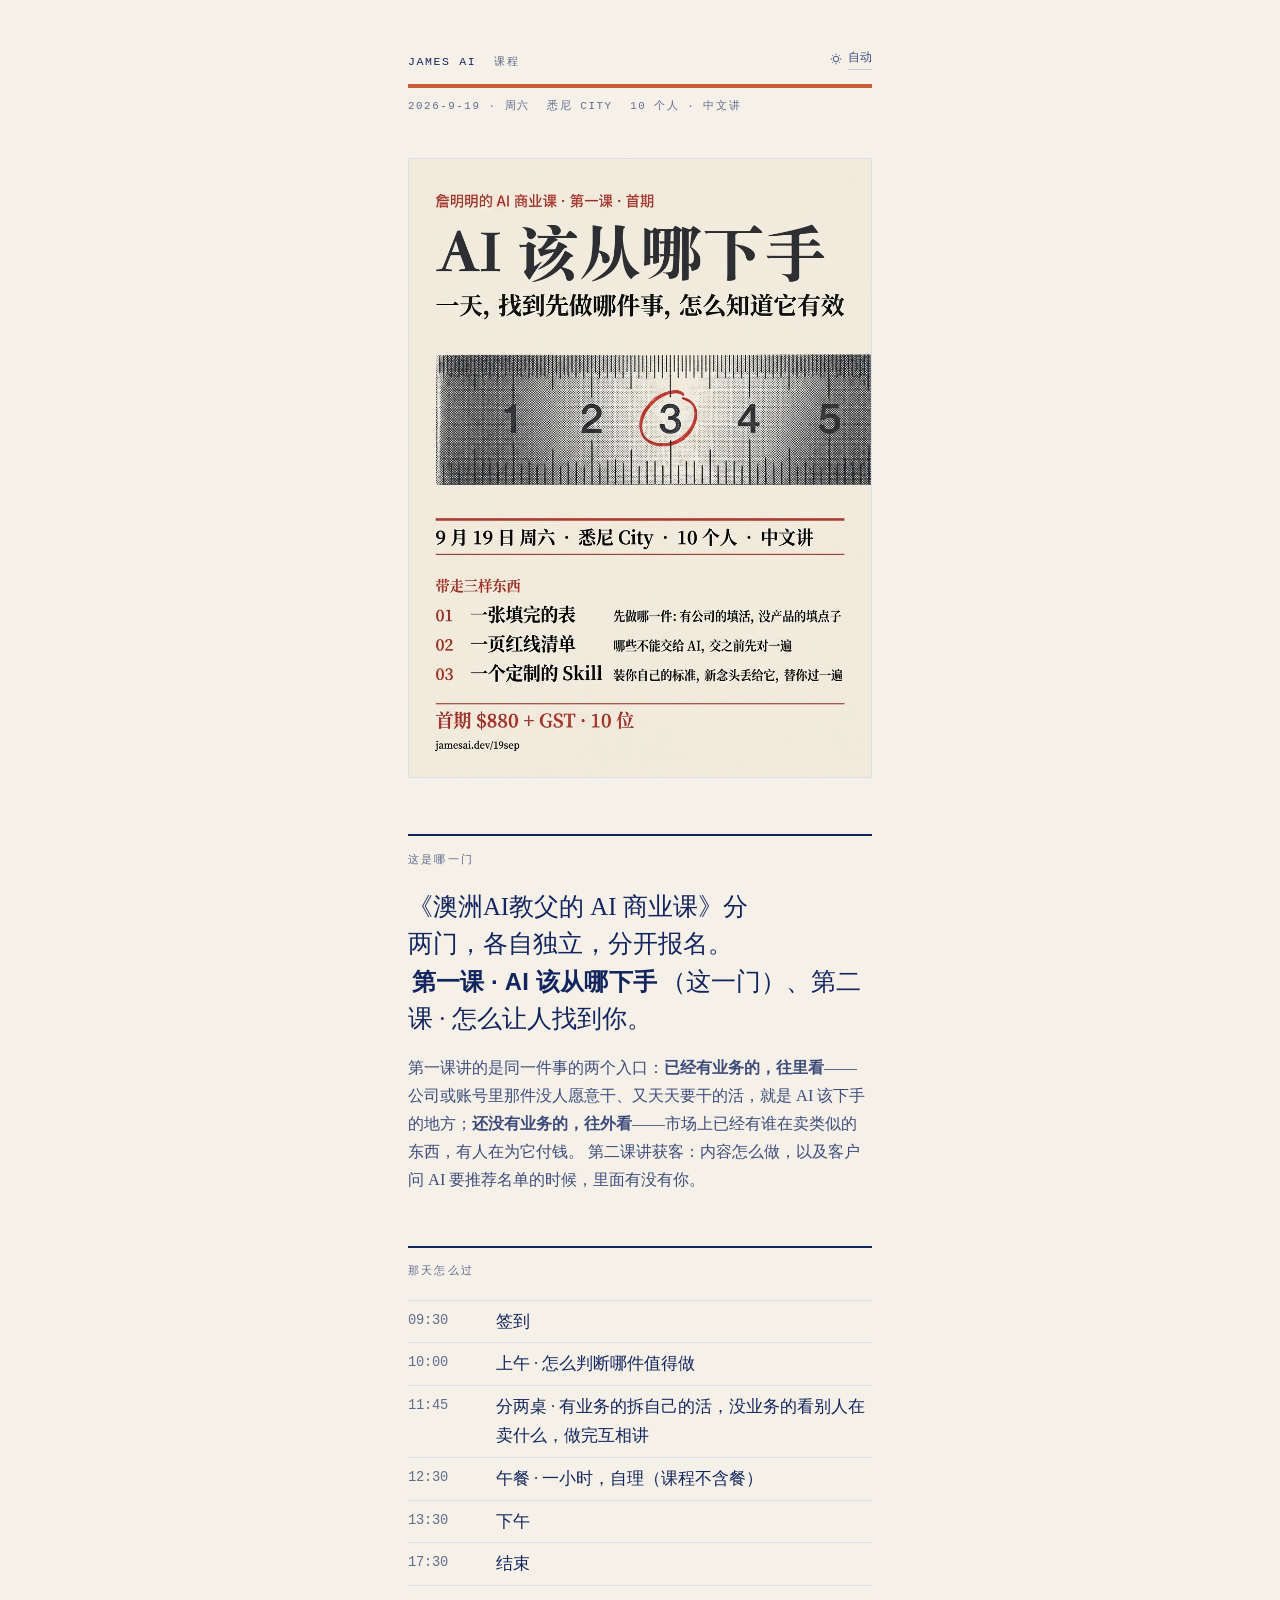
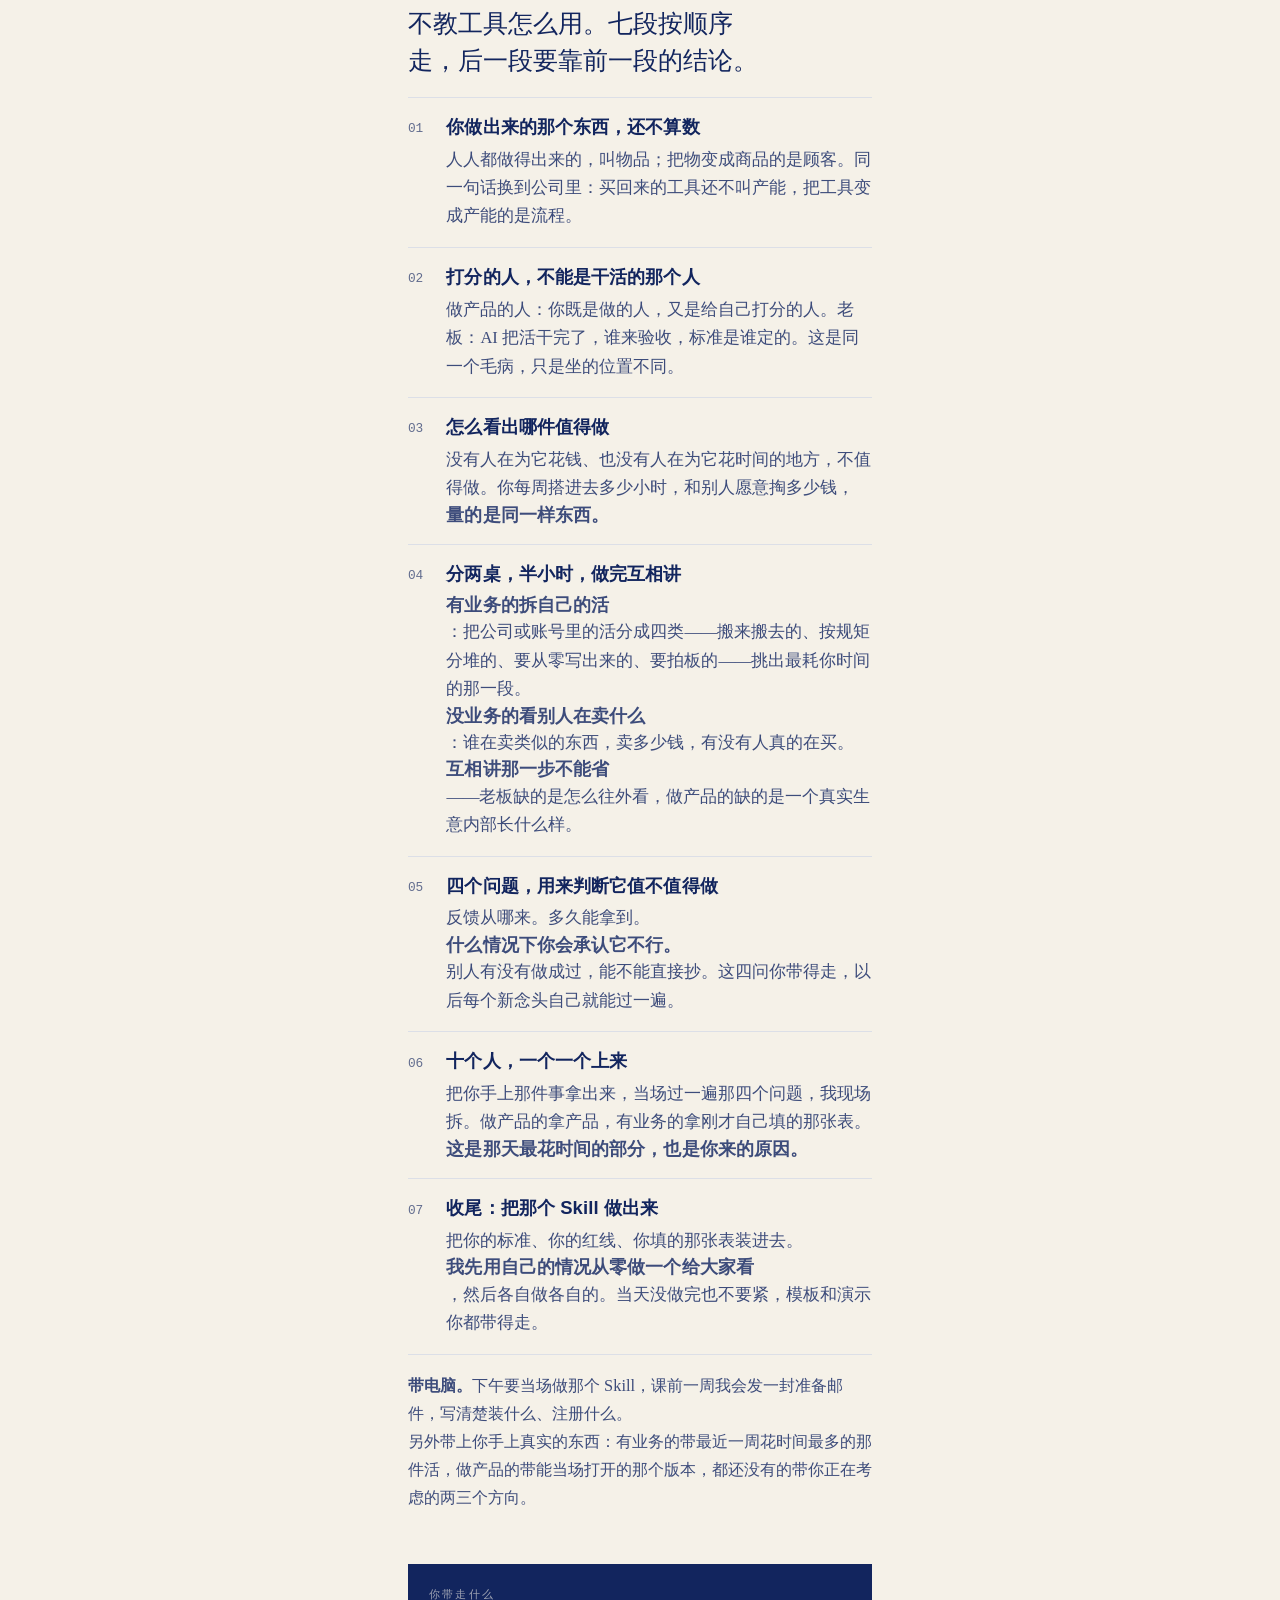
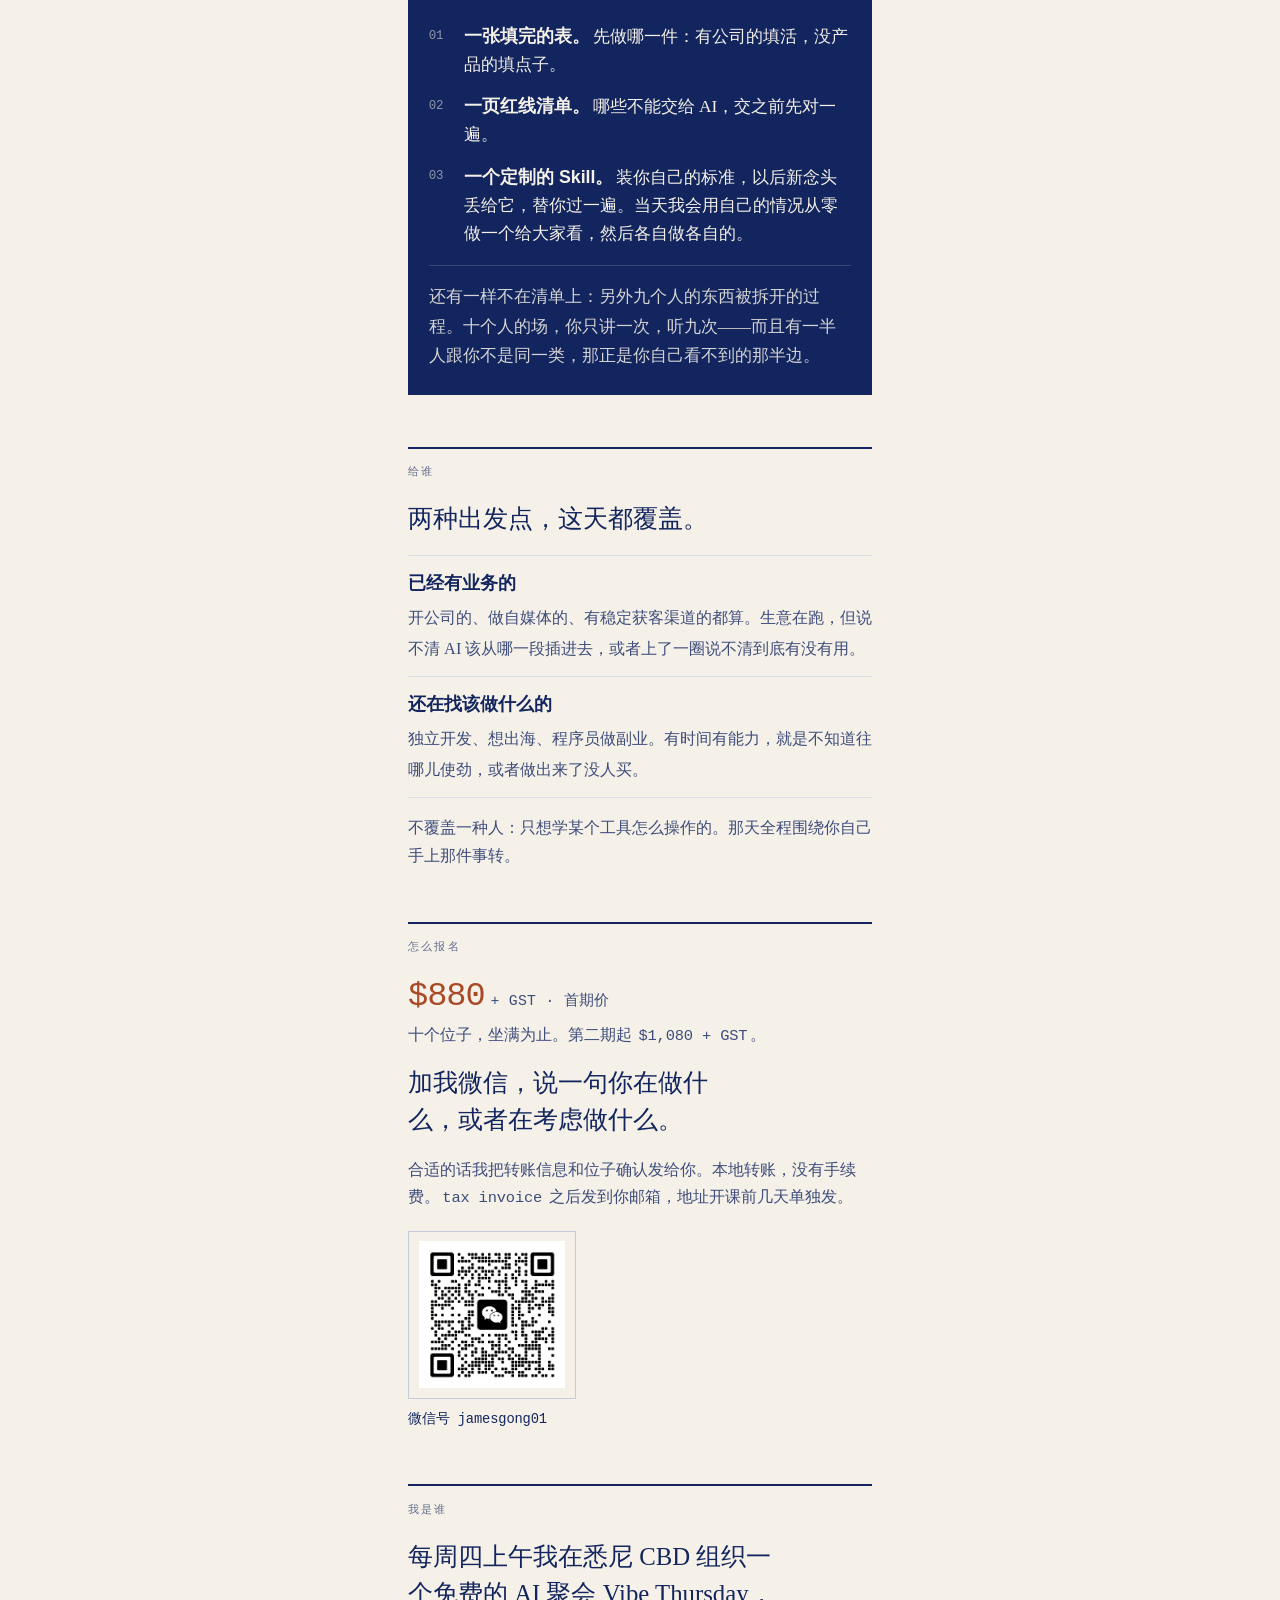
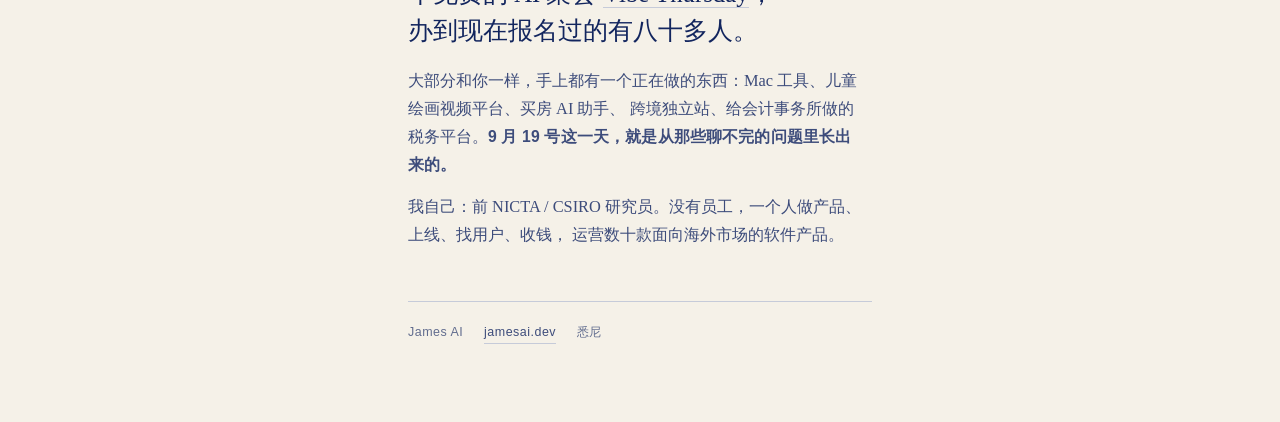
<file: 19sep/index.html>
<!DOCTYPE html>
<html lang="zh-Hans">
<head>
<meta charset="utf-8">
<meta name="viewport" content="width=device-width, initial-scale=1, viewport-fit=cover">
<title>AI 该从哪下手 · 澳洲AI教父的 AI 商业课 · 9月19日 悉尼</title>
<meta name="description" content="2026年9月19日周六，悉尼 City，一整天，10 个人，中文讲。一天，找到先做哪件事，怎么知道它有效。带走一张填完的表、一页红线清单，和一个装着你自己标准的定制 Skill。">
<meta name="theme-color" content="#F5F1E8" media="(prefers-color-scheme: light)">
<meta name="theme-color" content="#14161C" media="(prefers-color-scheme: dark)">
<link rel="icon" href="../assets/favicon.png" sizes="48x48">
<link rel="icon" href="../assets/favicon-32.png" sizes="32x32">
<link rel="icon" href="../assets/favicon-16.png" sizes="16x16">
<link rel="apple-touch-icon" href="../assets/favicon-180.png">
<link rel="canonical" href="https://jamesai.dev/19sep/">
<meta property="og:type" content="website">
<meta property="og:title" content="AI 该从哪下手">
<meta property="og:description" content="《澳洲AI教父的 AI 商业课》第一课 · 一天，找到先做哪件事，怎么知道它有效 · 9月19日周六 · 悉尼 City · 10 个人">
<meta property="og:url" content="https://jamesai.dev/19sep/">
<meta property="og:image" content="https://jamesai.dev/19sep/poster.png">
<meta name="twitter:card" content="summary_large_image">

<script>
/* Day / night / follow-the-system, resolved before the first paint, from the
   same `jamesai.press` key the rest of the site uses: a reader who set the
   front page to night does not get flashed white here.

   Copied rather than imported. This page is one file with no build step and
   is handed to people as a link; a shared script would be one more thing that
   has to be on the server for the page to be right. */
(function () {
  var K = 'jamesai.press', r = document.documentElement, m;
  try { m = window.matchMedia('(prefers-color-scheme: dark)'); } catch (e) {}
  window.__pressSaved = function () {
    try { return localStorage.getItem(K) || 'system'; } catch (e) { return 'system'; }
  };
  window.__pressApply = function (choice) {
    var night = choice === 'night' || (choice === 'system' && m && m.matches);
    r.setAttribute('data-press', night ? 'night' : 'day');
    /* Swapping the src rather than shipping both means only the stock in use
       is ever fetched. The element does not exist yet on the first call — this
       script runs in <head>, before the body — and that is fine: the markup
       ships with the day sheet, and the first call after DOMContentLoaded
       below corrects it. */
    var plate = document.getElementById('poster');
    if (plate) {
      var want = plate.getAttribute(night ? 'data-night' : 'data-day');
      if (plate.getAttribute('src') !== want) plate.setAttribute('src', want);
    }
  };
  __pressApply(__pressSaved());
  document.addEventListener('DOMContentLoaded', function () {
    __pressApply(__pressSaved());
  });
  if (m && m.addEventListener) {
    m.addEventListener('change', function () {
      if (__pressSaved() === 'system') __pressApply('system');
    });
  }
})();
</script>

<style>
/* ---------------------------------------------------------------------------
   One-day class, 19 Sep.

   Hierarchy here is built the way Chinese type actually works. Latin has a
   nine-step weight ladder; Chinese does not — Songti has no real bold, so the
   browser fakes one and it reads as mush. So weight carries almost nothing on
   this page. Four other things carry it instead:

     1. size jumps, not gradients — each section opens on a line ~1.4x the body
     2. face switching — serif is the reading voice, sans is the emphasis voice,
        mono is for anything countable (times, numerals, price)
     3. one reversed block, used exactly once, on the promise that sells the day
     4. an information band — the schedule set tight, because a Chinese reader
        looking at an airy page reads "nothing here", not "elegant"

   Paper, ink and seal red come from the homepage so the two read as one press.
   Every face is a system face: no webfont request, and a Chinese reader never
   downloads a Latin font to read Chinese.
   --------------------------------------------------------------------------- */

:root {
  color-scheme: light;

  /* The press palette, the same two inks the rest of the site is printed in.
     This page used to run on the OLD homepage's warm paper and seal red; the
     two now read as one press, which is the whole point of a house style.

     Every grey below is cobalt thinned over the paper, not a neutral. A warm
     grey here would be a third ink and the system rests on there not being
     one. */
  --paper:       #F5F1E8;   /* the substrate */
  --paper-deep:  #EDE8DC;
  --ink:         #12255E;   /* cobalt at full coverage */
  --ink-soft:    #3D4C7B;
  --ink-faint:   #616C8E;   /* the lightest that still clears 4.5:1 on paper */
  --rule:        #DCDFE7;
  --rule-strong: #C6CBD9;

  /* Terracotta is SIGNAL ONLY, and on this page it is spent in exactly three
     places, listed because a list is the only thing that keeps an accent ink
     honest: the heavy rule under the nameplate, the price, and a link on
     hover — the last to agree with the front page, which does the same. A
     fourth would mean the discipline had quietly turned into decoration. */
  --accent:      #C65F38;
  --accent-text: #A94A26;   /* the same ink, denser, for text on paper */

  /* One serif stack, Latin first. The CJK alias below scopes 宋体 to the
     ideographs (and to the em dash and ellipsis, which Iowan sets too short
     for a Chinese line) at no download cost — every face here is one the
     system already has. */
  --serif: "Iowan Old Style", "Palatino Linotype", Palatino, "Book Antiqua",
           Georgia, "PressSong", "Songti SC", "STSong", "Source Han Serif SC",
           "Noto Serif SC", ui-serif, serif;
  --sans: -apple-system, BlinkMacSystemFont, "SF Pro Text", "Helvetica Neue",
          "PingFang SC", "Hiragino Sans GB", "Microsoft YaHei", Arial, sans-serif;
  --mono: ui-monospace, SFMono-Regular, "SF Mono", Menlo, Consolas, monospace;

  --gutter: clamp(1.1rem, 4vw, 2.5rem);
}

/* Three states — system, forced day, forced night — resolved once by the
   script in <head>, so there is one night block here and no second copy under
   `prefers-color-scheme` to drift out of step with it. */
:root[data-press="night"] {
  color-scheme: dark;
  --paper:       #14161C;
  --paper-deep:  #1B1E27;
  --ink:         #ECE8DF;
  --ink-soft:    #AEB6CC;
  --ink-faint:   #8B93A8;
  --rule:        #262B39;
  --rule-strong: #333849;
  --accent:      #E0784B;
  --accent-text: #E89468;
}

@font-face {
  font-family: "PressSong";
  src: local("Songti SC"), local("STSong"), local("Source Han Serif SC"),
       local("Noto Serif SC"), local("SimSun");
  unicode-range: U+2014, U+2026, U+3000-303F, U+3400-4DBF, U+4E00-9FFF,
                 U+F900-FAFF, U+FE30-FE4F, U+FF00-FFEF;
  font-display: swap;
}
@font-face {
  font-family: "PressSong";
  font-weight: 600 900;
  src: local("Songti SC Bold"), local("STSong"), local("Songti SC"),
       local("Source Han Serif SC"), local("SimSun");
  unicode-range: U+2014, U+2026, U+3000-303F, U+3400-4DBF, U+4E00-9FFF,
                 U+F900-FAFF, U+FE30-FE4F, U+FF00-FFEF;
  font-display: swap;
}

*, *::before, *::after { box-sizing: border-box; }
html { -webkit-text-size-adjust: 100%; }

body {
  margin: 0;
  background: var(--paper);
  color: var(--ink);
  font-family: var(--serif);
  font-size: clamp(1rem, 0.95rem + 0.25vw, 1.09rem);
  line-height: 1.78;
  -webkit-font-smoothing: antialiased;
}

.wrap {
  max-width: 34rem;
  margin: 0 auto;
  padding: clamp(1.25rem, 4vw, 3rem) var(--gutter) clamp(3rem, 8vw, 5rem);
}

/* --- the nameplate strip -------------------------------------------------
   Not a masthead. The poster below is already the page's large object and a
   second big title would fight it; this is the thin line a magazine prints
   above a feature so you know whose magazine it is — the name, the section,
   and the two controls, over the heavy terracotta rule the front page uses.

   It is the ONLY chrome added in the restyle. The page is handed to people as
   a link and read once; a nav bar on a page with one destination is furniture
   for its own sake. */
.plate {
  display: flex; align-items: baseline; flex-wrap: wrap;
  gap: 0.45rem 1.1rem;
  margin: 0 0 0.7rem;
}
.plate-name {
  font-family: var(--mono); font-size: 0.72rem; letter-spacing: 0.14em;
  text-transform: uppercase; text-decoration: none; color: var(--ink);
}
.plate-of {
  font-family: var(--mono); font-size: 0.68rem; letter-spacing: 0.16em;
  text-transform: uppercase; color: var(--ink-faint);
}
.plate-rule {
  border-top: 4px solid var(--accent);
  margin: 0 0 0.55rem;
}
.plate-date {
  display: flex; align-items: baseline; flex-wrap: wrap; gap: 0.4rem 1.1rem;
  font-family: var(--mono); font-size: 0.68rem; letter-spacing: 0.14em;
  text-transform: uppercase; color: var(--ink-faint);
  margin: 0 0 clamp(1.6rem, 5vw, 2.6rem);
}

/* The two controls, matching the front page: same mono family so they belong
   to the line, one step up and not uppercased so they read as the things you
   can operate, and an icon each because that is what the eye scans for. */
.press-tools {
  margin-left: auto; display: inline-flex; align-items: center; gap: 1rem;
  color: var(--ink-soft);
  font-family: var(--mono); font-size: 0.75rem; font-weight: 500;
  letter-spacing: 0.02em; text-transform: none;
}
.press-tools .ico { width: 12px; height: 12px; flex: none; fill: none;
                    stroke: currentColor; stroke-width: 1.2; }
.press-switch { display: inline-flex; align-items: center; gap: 0.45em; }
.press-switch {
  font: inherit; letter-spacing: inherit; text-transform: none;
  background: none; border: 0; padding: 0; cursor: pointer; color: inherit;
}
.press-switch .js-mode-label { border-bottom: 1px solid var(--rule-strong); }
/* No language menu here. The class is taught in Chinese to a Chinese-speaking
   room; a switch with nothing behind it is worse than no switch. */
.press-switch { transition: transform 120ms cubic-bezier(.16,1,.3,1), color 180ms ease; }
.press-switch:active { transform: scale(0.96); }
@media (prefers-reduced-motion: reduce) {
  .press-switch { transition: color 180ms ease; }
  .press-switch:active { transform: none; }
}
/* Gated: a tap on a phone leaves an ungated :hover lit until the next tap
   lands somewhere else. */
@media (hover: hover) and (pointer: fine) { .press-switch:hover { color: var(--ink); } }
/* On a phone the strip has to hold the name and the control on one line, so
   the section word goes; the poster underneath says what the page is. */
@media (max-width: 26rem) {
  .plate-of { display: none; }
  .press-tools { gap: 0.8rem; }
}

/* --- poster -------------------------------------------------------------- */

.poster-link { display: block; }
.poster {
  display: block;
  width: 100%;
  height: auto;
  border: 1px solid var(--rule);
  margin: 0 0 clamp(2.25rem, 6vw, 3.5rem);
}

/* --- section frame ------------------------------------------------------- */

section {
  border-top: 2px solid var(--ink);
  padding-top: 0.9rem;
  margin: 0 0 clamp(2.25rem, 6vw, 3.25rem);
}

h2 {
  font-family: var(--mono);
  font-size: 0.7rem;
  letter-spacing: 0.2em;
  color: var(--ink-faint);
  font-weight: 500;
  text-transform: uppercase;
  margin: 0 0 1.1rem;
}

/* The size jump. Every section opens on this, ~1.4x the body, and it is the
   only place a whole line is allowed to be large. */
.lead {
  font-size: 1.42em;
  line-height: 1.5;
  margin: 0 0 1.1rem;
  text-wrap: balance;
}

p { margin: 0 0 0.9rem; text-wrap: pretty; }
p:last-child { margin-bottom: 0; }

/* Emphasis switches face rather than weight. On Songti a synthetic bold turns
   to mush; a sans run at the same size reads as emphasis instantly. */
.k {
  font-family: var(--sans);
  font-weight: 600;
  font-size: 0.96em;
  letter-spacing: 0.01em;
  margin: 0 0.15em;   /* the CJK / Latin optical gap, applied at the seam */
}
.k:first-child { margin-left: 0; }

.n { font-family: var(--mono); font-size: 0.94em; letter-spacing: -0.01em; margin: 0 0.15em; }

.soft { color: var(--ink-soft); font-size: 0.94em; line-height: 1.7; }

/* The one inline link in the body: the free Thursday meetup. It keeps the
   running text's colour and takes the same hairline the footer links use, so
   it reads as a place to go rather than as a highlight. */
.body-link { color: inherit; text-decoration: none; border-bottom: 1px solid var(--rule-strong); }
@media (hover: hover) and (pointer: fine) { .body-link:hover { color: var(--accent-text); border-color: currentColor; } }

/* --- the schedule, set as an information band ---------------------------- */

.clock { margin: 0 0 1.2rem; border-top: 1px solid var(--rule); }
.clock div {
  display: grid;
  grid-template-columns: 4.6rem 1fr;
  gap: 0 0.9rem;
  padding: 0.38rem 0;
  border-bottom: 1px solid var(--rule);
}
.clock dt {
  font-family: var(--mono);
  font-size: 0.86rem;
  letter-spacing: -0.02em;
  color: var(--ink-faint);
  padding-top: 0.12rem;
}
.clock dd { margin: 0; font-size: 0.95em; }

/* --- the run of six ------------------------------------------------------ */

.run { list-style: none; counter-reset: step; margin: 0 0 1.1rem; padding: 0; }
.run li {
  counter-increment: step;
  position: relative;
  padding: 1rem 0 1rem 2.4rem;
  border-top: 1px solid var(--rule);
}
.run li:last-child { border-bottom: 1px solid var(--rule); }
.run li::before {
  content: counter(step, decimal-leading-zero);
  position: absolute;
  left: 0;
  top: 1.28rem;
  font-family: var(--mono);
  font-size: 0.8rem;
  letter-spacing: -0.02em;
  color: var(--ink-faint);
}
/* Step names are sans and a size up; their explanations stay serif and small.
   The face change alone separates them, so neither needs to shout. */
.run b {
  display: block;
  font-family: var(--sans);
  font-weight: 600;
  font-size: 1.06em;
  line-height: 1.45;
  letter-spacing: 0.005em;
}
.run span {
  display: block;
  color: var(--ink-soft);
  font-size: 0.95em;
  line-height: 1.72;
  margin-top: 0.3rem;
}

/* --- the one reversed block --------------------------------------------- */

.takeaway {
  background: var(--ink);
  color: var(--paper);
  padding: 1.4rem 1.3rem 1.5rem;
  margin: 0;
}
.takeaway h3 {
  font-family: var(--mono);
  font-size: 0.7rem;
  letter-spacing: 0.2em;
  font-weight: 500;
  text-transform: uppercase;
  color: var(--paper);
  opacity: 0.62;
  margin: 0 0 1rem;
}
.takeaway ol { list-style: none; counter-reset: t; margin: 0; padding: 0; }
.takeaway li {
  counter-increment: t;
  position: relative;
  padding: 0 0 0.85rem 2.2rem;
  line-height: 1.6;
}
.takeaway li:last-child { padding-bottom: 0; }
.takeaway li::before {
  content: counter(t, decimal-leading-zero);
  position: absolute; left: 0; top: 0.28rem;
  font-family: var(--mono);
  font-size: 0.78rem;
  letter-spacing: -0.02em;
  opacity: 0.55;
}
.takeaway .t { font-family: var(--sans); font-weight: 600; font-size: 1.02em; margin-right: 0.15em; }
.takeaway .after { display: block; margin-top: 1.1rem; padding-top: 1rem; border-top: 1px solid color-mix(in srgb, currentColor 20%, transparent); font-size: 0.95em; opacity: 0.86; }

/* --- who it is for ------------------------------------------------------- */

.who { margin: 0 0 1rem; }
.who div { padding: 0.75rem 0; border-top: 1px solid var(--rule); }
.who div:last-of-type { border-bottom: 1px solid var(--rule); }
.who b {
  font-family: var(--sans);
  font-weight: 600;
  font-size: 1.02em;
  display: block;
  margin-bottom: 0.15rem;
}

/* --- price + QR ---------------------------------------------------------- */

.price {
  color: var(--accent-text);
  font-family: var(--mono);
  font-size: clamp(1.6rem, 1.3rem + 1.4vw, 2.1rem);
  letter-spacing: -0.03em;
  line-height: 1.2;
  margin: 0 0 0.3rem;
}
.price .unit { font-size: 0.44em; letter-spacing: 0.02em; color: var(--ink-soft); margin-left: 0.4em; }

.qr { margin: 1.2rem 0 0.9rem; }
.qr img {
  display: block;
  width: 10.5rem;
  height: auto;
  /* The quiet zone stays light in BOTH stocks — a QR wants a pale ground
     to scan, so this is the one plate that does not invert. Pure #fff
     was a fourth colour on a page with two inks and a substrate; the
     substrate itself is well inside what a scanner will read. */
  background: #F5F1E8;
  padding: 0.6rem;
  border: 1px solid var(--rule-strong);
}
.qr p { margin: 0.55rem 0 0; font-family: var(--mono); font-size: 0.86rem; letter-spacing: -0.01em; }

footer {
  border-top: 1px solid var(--rule-strong);
  padding-top: 1.2rem;
  font-family: var(--sans);
  font-size: 0.78rem;
  letter-spacing: 0.04em;
  color: var(--ink-faint);
  display: flex;
  flex-wrap: wrap;
  gap: 0.35rem 1.3rem;
}
footer a { color: var(--ink-soft); text-decoration: none; border-bottom: 1px solid var(--rule-strong); }
@media (hover: hover) and (pointer: fine) { footer a:hover { color: var(--accent-text); border-color: currentColor; } }
</style>
</head>
<body>
<div class="wrap">

  <div class="plate">
    <a class="plate-name" href="https://jamesai.dev/">James AI</a>
    <span class="plate-of">课程</span>
    <span class="press-tools">
      <button class="press-switch js-mode" type="button">
        <svg class="ico" viewBox="0 0 16 16" aria-hidden="true"><circle cx="8" cy="8" r="3.6"/><path d="M8 .9v2M8 13.1v2M.9 8h2M13.1 8h2M3 3l1.4 1.4M11.6 11.6L13 13M13 3l-1.4 1.4M4.4 11.6L3 13"/></svg>
        <span class="js-mode-label">自动</span>
      </button>
    </span>
  </div>
  <div class="plate-rule"></div>
  <div class="plate-date">
    <span>2026-9-19 · 周六</span>
    <span>悉尼 City</span>
    <span>10 个人 · 中文讲</span>
  </div>

  <!-- Two stocks, one drawing. The night sheet is the SAME artwork re-inked
       for dark paper (tools/poster-reink.py), not a second design — a bright
       beige rectangle on a near-black page is the one thing that would still
       look bolted on after the restyle. The download and the og:image stay the
       day sheet: that is the one people share.

       The IP was renamed to 澳洲AI教父 after this class ran, and the page text
       says so — but the `alt` below still reads 詹明明, because the printed
       sheet does. The alt is a transcription: a reader who cannot see the
       poster should be told what is on it, not what the page around it now
       calls the teacher. Renaming it here would only make the two disagree
       for the one reader who cannot check. The sheet itself is left alone:
       it is a ten-version gemini render of a class that already happened,
       and 已发出去的旧物料不追改. -->
  <a class="poster-link" href="poster.png?v=4"><img class="poster" id="poster"
       src="poster.webp?v=6" data-day="poster.webp?v=5" data-night="poster-night.webp?v=6"
       width="896" height="1200" fetchpriority="high" decoding="async"
       alt="詹明明的 AI 商业课 · 第一课 · 首期。AI 该从哪下手。一天，找到先做哪件事，怎么知道它有效。9 月 19 日周六，悉尼 City，10 个人，中文讲。带走三样东西：一张填完的表、一页红线清单、一个定制的 Skill。首期 $880 + GST，10 位。"></a>

  <section>
    <h2>这是哪一门</h2>
    <p class="lead">《澳洲AI教父的 AI 商业课》分两门，各自独立，分开报名。<br><span class="k">第一课 · AI 该从哪下手</span>（这一门）、第二课 · 怎么让人找到你。</p>
    <p class="soft">
      第一课讲的是同一件事的两个入口：<b>已经有业务的，往里看</b>——公司或账号里那件没人愿意干、又天天要干的活，就是 AI 该下手的地方；<b>还没有业务的，往外看</b>——市场上已经有谁在卖类似的东西，有人在为它付钱。
      第二课讲获客：内容怎么做，以及客户问 AI 要推荐名单的时候，里面有没有你。
    </p>
  </section>

  <section>
    <h2>那天怎么过</h2>
    <dl class="clock">
      <div><dt>09:30</dt><dd>签到</dd></div>
      <div><dt>10:00</dt><dd>上午 · 怎么判断哪件值得做</dd></div>
      <div><dt>11:45</dt><dd>分两桌 · 有业务的拆自己的活，没业务的看别人在卖什么，做完互相讲</dd></div>
      <div><dt>12:30</dt><dd>午餐 · 一小时，自理（课程不含餐）</dd></div>
      <div><dt>13:30</dt><dd>下午</dd></div>
      <div><dt>17:30</dt><dd>结束</dd></div>
    </dl>
    <p class="lead">不教工具怎么用。七段按顺序走，后一段要靠前一段的结论。</p>
    <ol class="run">
      <li>
        <b>你做出来的那个东西，还不算数</b>
        <span>人人都做得出来的，叫物品；把物变成商品的是顾客。同一句话换到公司里：买回来的工具还不叫产能，把工具变成产能的是流程。</span>
      </li>
      <li>
        <b>打分的人，不能是干活的那个人</b>
        <span>做产品的人：你既是做的人，又是给自己打分的人。老板：AI 把活干完了，谁来验收，标准是谁定的。这是同一个毛病，只是坐的位置不同。</span>
      </li>
      <li>
        <b>怎么看出哪件值得做</b>
        <span>没有人在为它花钱、也没有人在为它花时间的地方，不值得做。你每周搭进去多少小时，和别人愿意掏多少钱，<b>量的是同一样东西。</b></span>
      </li>
      <li>
        <b>分两桌，半小时，做完互相讲</b>
        <span><b>有业务的拆自己的活</b>：把公司或账号里的活分成四类——搬来搬去的、按规矩分堆的、要从零写出来的、要拍板的——挑出最耗你时间的那一段。<b>没业务的看别人在卖什么</b>：谁在卖类似的东西，卖多少钱，有没有人真的在买。<b>互相讲那一步不能省</b>——老板缺的是怎么往外看，做产品的缺的是一个真实生意内部长什么样。</span>
      </li>
      <li>
        <b>四个问题，用来判断它值不值得做</b>
        <span>反馈从哪来。多久能拿到。<b>什么情况下你会承认它不行。</b>别人有没有做成过，能不能直接抄。这四问你带得走，以后每个新念头自己就能过一遍。</span>
      </li>
      <li>
        <b>十个人，一个一个上来</b>
        <span>把你手上那件事拿出来，当场过一遍那四个问题，我现场拆。做产品的拿产品，有业务的拿刚才自己填的那张表。<b>这是那天最花时间的部分，也是你来的原因。</b></span>
      </li>
      <li>
        <b>收尾：把那个 Skill 做出来</b>
        <span>把你的标准、你的红线、你填的那张表装进去。<b>我先用自己的情况从零做一个给大家看</b>，然后各自做各自的。当天没做完也不要紧，模板和演示你都带得走。</span>
      </li>
    </ol>
    <p class="soft"><b>带电脑。</b>下午要当场做那个 Skill，课前一周我会发一封准备邮件，写清楚装什么、注册什么。<br>
    另外带上你手上真实的东西：有业务的带最近一周花时间最多的那件活，做产品的带能当场打开的那个版本，都还没有的带你正在考虑的两三个方向。</p>
  </section>

  <div class="takeaway">
    <h3>你带走什么</h3>
    <ol>
      <li><span class="t">一张填完的表。</span>先做哪一件：有公司的填活，没产品的填点子。</li>
      <li><span class="t">一页红线清单。</span>哪些不能交给 AI，交之前先对一遍。</li>
      <li><span class="t">一个定制的 Skill。</span>装你自己的标准，以后新念头丢给它，替你过一遍。当天我会用自己的情况从零做一个给大家看，然后各自做各自的。</li>
    </ol>
    <span class="after">还有一样不在清单上：另外九个人的东西被拆开的过程。十个人的场，你只讲一次，听九次——而且有一半人跟你不是同一类，那正是你自己看不到的那半边。</span>
  </div>

  <section style="margin-top:clamp(2.25rem,6vw,3.25rem)">
    <h2>给谁</h2>
    <p class="lead">两种出发点，这天都覆盖。</p>
    <div class="who">
      <div>
        <b>已经有业务的</b>
        <span class="soft">开公司的、做自媒体的、有稳定获客渠道的都算。生意在跑，但说不清 AI 该从哪一段插进去，或者上了一圈说不清到底有没有用。</span>
      </div>
      <div>
        <b>还在找该做什么的</b>
        <span class="soft">独立开发、想出海、程序员做副业。有时间有能力，就是不知道往哪儿使劲，或者做出来了没人买。</span>
      </div>
    </div>
    <p class="soft">不覆盖一种人：只想学某个工具怎么操作的。那天全程围绕你自己手上那件事转。</p>
  </section>

  <section>
    <h2>怎么报名</h2>
    <p class="price">$880<span class="unit">+ GST · 首期价</span></p>
    <p class="soft">十个位子，坐满为止。第二期起 <span class="n">$1,080 + GST</span>。</p>
    <p class="lead">加我微信，说一句你在做什么，或者在考虑做什么。</p>
    <p class="soft">合适的话我把转账信息和位子确认发给你。本地转账，没有手续费。<span class="n">tax invoice</span> 之后发到你邮箱，地址开课前几天单独发。</p>
    <div class="qr">
      <img src="wechat.png" width="720" height="720" loading="lazy" decoding="async" alt="James 的微信二维码，微信号 jamesgong01">
      <p>微信号 jamesgong01</p>
    </div>
  </section>

  <section>
    <h2>我是谁</h2>
    <p class="lead">每周四上午我在悉尼 CBD 组织一个免费的 AI 聚会 <a class="body-link" href="https://vibethursday.com">Vibe Thursday</a>，办到现在报名过的有八十多人。</p>
    <p class="soft">
      大部分和你一样，手上都有一个正在做的东西：Mac 工具、儿童绘画视频平台、买房 AI 助手、
      跨境独立站、给会计事务所做的税务平台。<span class="k">9 月 19 号这一天，就是从那些聊不完的问题里长出来的。</span>
    </p>
    <p class="soft">
      我自己：前 NICTA / CSIRO 研究员。没有员工，一个人做产品、上线、找用户、收钱，
      运营数十款面向海外市场的软件产品。
    </p>
  </section>

  <footer>
    <span>James AI</span>
    <a href="https://jamesai.dev/">jamesai.dev</a>
    <span>悉尼</span>
  </footer>

</div>

<script>
/* The one control on the page. Three states, cycled, stored under the same key
   the rest of the site reads, so the choice travels with the reader. */
(function () {
  var NEXT = { system: 'day', day: 'night', night: 'system' };
  var NAME = { system: '自动', day: '日间版', night: '夜间版' };
  var btn = document.querySelector('.js-mode');
  var label = btn && btn.querySelector('.js-mode-label');
  if (!btn) return;
  function paint() {
    var v = __pressSaved();
    if (label) label.textContent = NAME[v] || NAME.system;
    btn.setAttribute('aria-label', '显示模式 · ' + (NAME[v] || NAME.system));
  }
  btn.addEventListener('click', function () {
    var v = NEXT[__pressSaved()] || 'system';
    try { localStorage.setItem('jamesai.press', v); } catch (e) {}
    __pressApply(v);
    paint();
  });
  paint();
})();
</script>
</body>
</html>
</file>
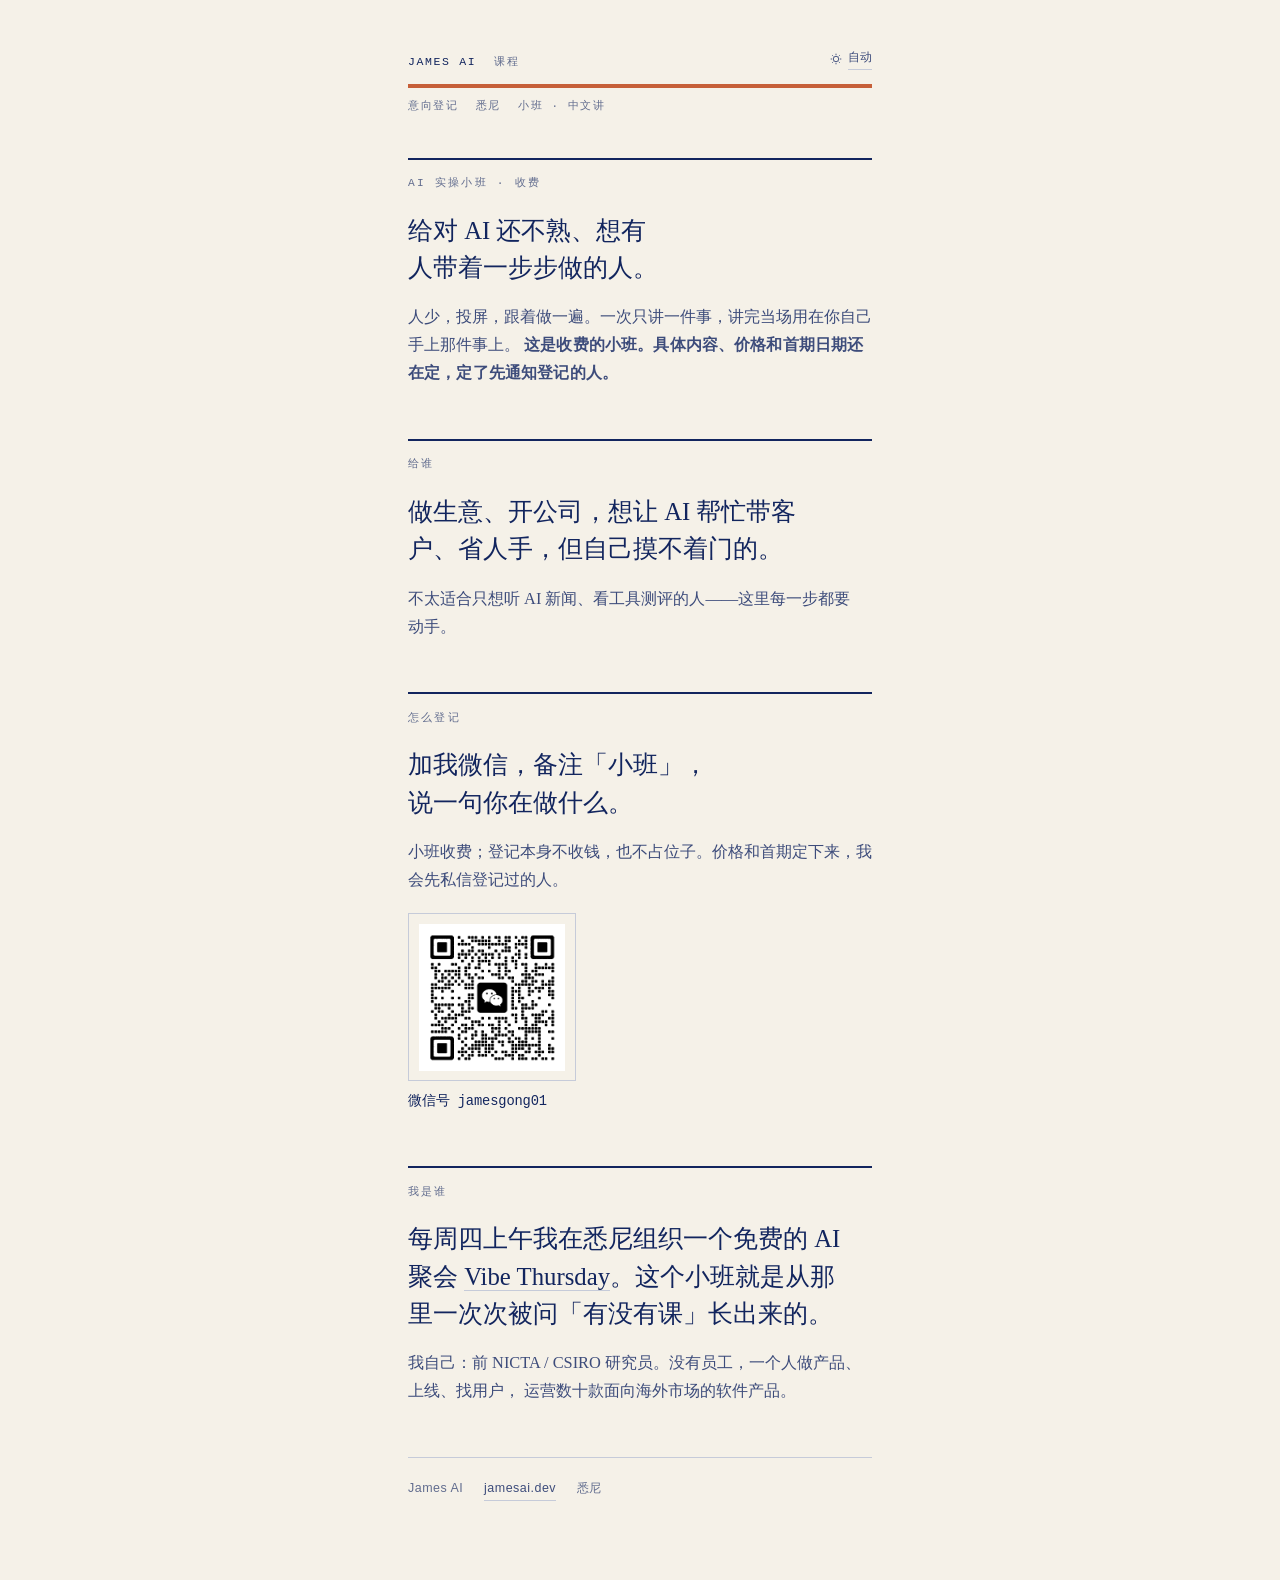
<file: class/index.html>
<!DOCTYPE html>
<html lang="zh-Hans">
<head>
<meta charset="utf-8">
<meta name="viewport" content="width=device-width, initial-scale=1, viewport-fit=cover">
<title>AI 实操小班 · 意向登记 · James AI</title>
<meta name="description" content="收费小班，给对 AI 还不熟、想有人带着一步步做的人。小班，投屏，跟着做。价格和首期定了，先通知登记的人。">
<!-- Not announced yet (James 2026-10-04): handed out as a link to people who
     ask, never linked from the front page, and kept out of search. -->
<meta name="robots" content="noindex, nofollow">
<meta name="theme-color" content="#F5F1E8" media="(prefers-color-scheme: light)">
<meta name="theme-color" content="#14161C" media="(prefers-color-scheme: dark)">
<link rel="icon" href="../assets/favicon.png" sizes="48x48">
<link rel="icon" href="../assets/favicon-32.png" sizes="32x32">
<link rel="icon" href="../assets/favicon-16.png" sizes="16x16">
<link rel="apple-touch-icon" href="../assets/favicon-180.png">
<meta property="og:type" content="website">
<meta property="og:title" content="AI 实操小班 · 意向登记">
<meta property="og:description" content="给对 AI 还不熟、想有人带着一步步做的人。首期定了先通知登记的人。">

<script>
/* Day / night / follow-the-system, resolved before the first paint, from the
   same `jamesai.press` key the rest of the site uses: a reader who set the
   front page to night does not get flashed white here.

   Copied rather than imported. This page is one file with no build step and
   is handed to people as a link; a shared script would be one more thing that
   has to be on the server for the page to be right. */
(function () {
  var K = 'jamesai.press', r = document.documentElement, m;
  try { m = window.matchMedia('(prefers-color-scheme: dark)'); } catch (e) {}
  window.__pressSaved = function () {
    try { return localStorage.getItem(K) || 'system'; } catch (e) { return 'system'; }
  };
  window.__pressApply = function (choice) {
    var night = choice === 'night' || (choice === 'system' && m && m.matches);
    r.setAttribute('data-press', night ? 'night' : 'day');
    /* Swapping the src rather than shipping both means only the stock in use
       is ever fetched. The element does not exist yet on the first call — this
       script runs in <head>, before the body — and that is fine: the markup
       ships with the day sheet, and the first call after DOMContentLoaded
       below corrects it. */
    var plate = document.getElementById('poster');
    if (plate) {
      var want = plate.getAttribute(night ? 'data-night' : 'data-day');
      if (plate.getAttribute('src') !== want) plate.setAttribute('src', want);
    }
  };
  __pressApply(__pressSaved());
  document.addEventListener('DOMContentLoaded', function () {
    __pressApply(__pressSaved());
  });
  if (m && m.addEventListener) {
    m.addEventListener('change', function () {
      if (__pressSaved() === 'system') __pressApply('system');
    });
  }
})();
</script>

<style>
/* ---------------------------------------------------------------------------
   One-day class, 19 Sep.

   Hierarchy here is built the way Chinese type actually works. Latin has a
   nine-step weight ladder; Chinese does not — Songti has no real bold, so the
   browser fakes one and it reads as mush. So weight carries almost nothing on
   this page. Four other things carry it instead:

     1. size jumps, not gradients — each section opens on a line ~1.4x the body
     2. face switching — serif is the reading voice, sans is the emphasis voice,
        mono is for anything countable (times, numerals, price)
     3. one reversed block, used exactly once, on the promise that sells the day
     4. an information band — the schedule set tight, because a Chinese reader
        looking at an airy page reads "nothing here", not "elegant"

   Paper, ink and seal red come from the homepage so the two read as one press.
   Every face is a system face: no webfont request, and a Chinese reader never
   downloads a Latin font to read Chinese.
   --------------------------------------------------------------------------- */

:root {
  color-scheme: light;

  /* The press palette, the same two inks the rest of the site is printed in.
     This page used to run on the OLD homepage's warm paper and seal red; the
     two now read as one press, which is the whole point of a house style.

     Every grey below is cobalt thinned over the paper, not a neutral. A warm
     grey here would be a third ink and the system rests on there not being
     one. */
  --paper:       #F5F1E8;   /* the substrate */
  --paper-deep:  #EDE8DC;
  --ink:         #12255E;   /* cobalt at full coverage */
  --ink-soft:    #3D4C7B;
  --ink-faint:   #616C8E;   /* the lightest that still clears 4.5:1 on paper */
  --rule:        #DCDFE7;
  --rule-strong: #C6CBD9;

  /* Terracotta is SIGNAL ONLY, and on this page it is spent in exactly three
     places, listed because a list is the only thing that keeps an accent ink
     honest: the heavy rule under the nameplate, the price, and a link on
     hover — the last to agree with the front page, which does the same. A
     fourth would mean the discipline had quietly turned into decoration. */
  --accent:      #C65F38;
  --accent-text: #A94A26;   /* the same ink, denser, for text on paper */

  /* One serif stack, Latin first. The CJK alias below scopes 宋体 to the
     ideographs (and to the em dash and ellipsis, which Iowan sets too short
     for a Chinese line) at no download cost — every face here is one the
     system already has. */
  --serif: "Iowan Old Style", "Palatino Linotype", Palatino, "Book Antiqua",
           Georgia, "PressSong", "Songti SC", "STSong", "Source Han Serif SC",
           "Noto Serif SC", ui-serif, serif;
  --sans: -apple-system, BlinkMacSystemFont, "SF Pro Text", "Helvetica Neue",
          "PingFang SC", "Hiragino Sans GB", "Microsoft YaHei", Arial, sans-serif;
  --mono: ui-monospace, SFMono-Regular, "SF Mono", Menlo, Consolas, monospace;

  --gutter: clamp(1.1rem, 4vw, 2.5rem);
}

/* Three states — system, forced day, forced night — resolved once by the
   script in <head>, so there is one night block here and no second copy under
   `prefers-color-scheme` to drift out of step with it. */
:root[data-press="night"] {
  color-scheme: dark;
  --paper:       #14161C;
  --paper-deep:  #1B1E27;
  --ink:         #ECE8DF;
  --ink-soft:    #AEB6CC;
  --ink-faint:   #8B93A8;
  --rule:        #262B39;
  --rule-strong: #333849;
  --accent:      #E0784B;
  --accent-text: #E89468;
}

@font-face {
  font-family: "PressSong";
  src: local("Songti SC"), local("STSong"), local("Source Han Serif SC"),
       local("Noto Serif SC"), local("SimSun");
  unicode-range: U+2014, U+2026, U+3000-303F, U+3400-4DBF, U+4E00-9FFF,
                 U+F900-FAFF, U+FE30-FE4F, U+FF00-FFEF;
  font-display: swap;
}
@font-face {
  font-family: "PressSong";
  font-weight: 600 900;
  src: local("Songti SC Bold"), local("STSong"), local("Songti SC"),
       local("Source Han Serif SC"), local("SimSun");
  unicode-range: U+2014, U+2026, U+3000-303F, U+3400-4DBF, U+4E00-9FFF,
                 U+F900-FAFF, U+FE30-FE4F, U+FF00-FFEF;
  font-display: swap;
}

*, *::before, *::after { box-sizing: border-box; }
html { -webkit-text-size-adjust: 100%; }

body {
  margin: 0;
  background: var(--paper);
  color: var(--ink);
  font-family: var(--serif);
  font-size: clamp(1rem, 0.95rem + 0.25vw, 1.09rem);
  line-height: 1.78;
  -webkit-font-smoothing: antialiased;
}

.wrap {
  max-width: 34rem;
  margin: 0 auto;
  padding: clamp(1.25rem, 4vw, 3rem) var(--gutter) clamp(3rem, 8vw, 5rem);
}

/* --- the nameplate strip -------------------------------------------------
   Not a masthead. The poster below is already the page's large object and a
   second big title would fight it; this is the thin line a magazine prints
   above a feature so you know whose magazine it is — the name, the section,
   and the two controls, over the heavy terracotta rule the front page uses.

   It is the ONLY chrome added in the restyle. The page is handed to people as
   a link and read once; a nav bar on a page with one destination is furniture
   for its own sake. */
.plate {
  display: flex; align-items: baseline; flex-wrap: wrap;
  gap: 0.45rem 1.1rem;
  margin: 0 0 0.7rem;
}
.plate-name {
  font-family: var(--mono); font-size: 0.72rem; letter-spacing: 0.14em;
  text-transform: uppercase; text-decoration: none; color: var(--ink);
}
.plate-of {
  font-family: var(--mono); font-size: 0.68rem; letter-spacing: 0.16em;
  text-transform: uppercase; color: var(--ink-faint);
}
.plate-rule {
  border-top: 4px solid var(--accent);
  margin: 0 0 0.55rem;
}
.plate-date {
  display: flex; align-items: baseline; flex-wrap: wrap; gap: 0.4rem 1.1rem;
  font-family: var(--mono); font-size: 0.68rem; letter-spacing: 0.14em;
  text-transform: uppercase; color: var(--ink-faint);
  margin: 0 0 clamp(1.6rem, 5vw, 2.6rem);
}

/* The two controls, matching the front page: same mono family so they belong
   to the line, one step up and not uppercased so they read as the things you
   can operate, and an icon each because that is what the eye scans for. */
.press-tools {
  margin-left: auto; display: inline-flex; align-items: center; gap: 1rem;
  color: var(--ink-soft);
  font-family: var(--mono); font-size: 0.75rem; font-weight: 500;
  letter-spacing: 0.02em; text-transform: none;
}
.press-tools .ico { width: 12px; height: 12px; flex: none; fill: none;
                    stroke: currentColor; stroke-width: 1.2; }
.press-switch { display: inline-flex; align-items: center; gap: 0.45em; }
.press-switch {
  font: inherit; letter-spacing: inherit; text-transform: none;
  background: none; border: 0; padding: 0; cursor: pointer; color: inherit;
}
.press-switch .js-mode-label { border-bottom: 1px solid var(--rule-strong); }
/* No language menu here. The class is taught in Chinese to a Chinese-speaking
   room; a switch with nothing behind it is worse than no switch. */
.press-switch { transition: transform 120ms cubic-bezier(.16,1,.3,1), color 180ms ease; }
.press-switch:active { transform: scale(0.96); }
@media (prefers-reduced-motion: reduce) {
  .press-switch { transition: color 180ms ease; }
  .press-switch:active { transform: none; }
}
/* Gated: a tap on a phone leaves an ungated :hover lit until the next tap
   lands somewhere else. */
@media (hover: hover) and (pointer: fine) { .press-switch:hover { color: var(--ink); } }
/* On a phone the strip has to hold the name and the control on one line, so
   the section word goes; the poster underneath says what the page is. */
@media (max-width: 26rem) {
  .plate-of { display: none; }
  .press-tools { gap: 0.8rem; }
}

/* --- poster -------------------------------------------------------------- */

.poster-link { display: block; }
.poster {
  display: block;
  width: 100%;
  height: auto;
  border: 1px solid var(--rule);
  margin: 0 0 clamp(2.25rem, 6vw, 3.5rem);
}

/* --- section frame ------------------------------------------------------- */

section {
  border-top: 2px solid var(--ink);
  padding-top: 0.9rem;
  margin: 0 0 clamp(2.25rem, 6vw, 3.25rem);
}

h2 {
  font-family: var(--mono);
  font-size: 0.7rem;
  letter-spacing: 0.2em;
  color: var(--ink-faint);
  font-weight: 500;
  text-transform: uppercase;
  margin: 0 0 1.1rem;
}

/* The size jump. Every section opens on this, ~1.4x the body, and it is the
   only place a whole line is allowed to be large. */
.lead {
  font-size: 1.42em;
  line-height: 1.5;
  margin: 0 0 1.1rem;
  text-wrap: balance;
}

p { margin: 0 0 0.9rem; text-wrap: pretty; }
p:last-child { margin-bottom: 0; }

/* Emphasis switches face rather than weight. On Songti a synthetic bold turns
   to mush; a sans run at the same size reads as emphasis instantly. */
.k {
  font-family: var(--sans);
  font-weight: 600;
  font-size: 0.96em;
  letter-spacing: 0.01em;
  margin: 0 0.15em;   /* the CJK / Latin optical gap, applied at the seam */
}
.k:first-child { margin-left: 0; }

.n { font-family: var(--mono); font-size: 0.94em; letter-spacing: -0.01em; margin: 0 0.15em; }

.soft { color: var(--ink-soft); font-size: 0.94em; line-height: 1.7; }

/* The one inline link in the body: the free Thursday meetup. It keeps the
   running text's colour and takes the same hairline the footer links use, so
   it reads as a place to go rather than as a highlight. */
.body-link { color: inherit; text-decoration: none; border-bottom: 1px solid var(--rule-strong); }
@media (hover: hover) and (pointer: fine) { .body-link:hover { color: var(--accent-text); border-color: currentColor; } }

/* --- the schedule, set as an information band ---------------------------- */

.clock { margin: 0 0 1.2rem; border-top: 1px solid var(--rule); }
.clock div {
  display: grid;
  grid-template-columns: 4.6rem 1fr;
  gap: 0 0.9rem;
  padding: 0.38rem 0;
  border-bottom: 1px solid var(--rule);
}
.clock dt {
  font-family: var(--mono);
  font-size: 0.86rem;
  letter-spacing: -0.02em;
  color: var(--ink-faint);
  padding-top: 0.12rem;
}
.clock dd { margin: 0; font-size: 0.95em; }

/* --- the run of six ------------------------------------------------------ */

.run { list-style: none; counter-reset: step; margin: 0 0 1.1rem; padding: 0; }
.run li {
  counter-increment: step;
  position: relative;
  padding: 1rem 0 1rem 2.4rem;
  border-top: 1px solid var(--rule);
}
.run li:last-child { border-bottom: 1px solid var(--rule); }
.run li::before {
  content: counter(step, decimal-leading-zero);
  position: absolute;
  left: 0;
  top: 1.28rem;
  font-family: var(--mono);
  font-size: 0.8rem;
  letter-spacing: -0.02em;
  color: var(--ink-faint);
}
/* Step names are sans and a size up; their explanations stay serif and small.
   The face change alone separates them, so neither needs to shout. */
.run b {
  display: block;
  font-family: var(--sans);
  font-weight: 600;
  font-size: 1.06em;
  line-height: 1.45;
  letter-spacing: 0.005em;
}
.run span {
  display: block;
  color: var(--ink-soft);
  font-size: 0.95em;
  line-height: 1.72;
  margin-top: 0.3rem;
}

/* --- the one reversed block --------------------------------------------- */

.takeaway {
  background: var(--ink);
  color: var(--paper);
  padding: 1.4rem 1.3rem 1.5rem;
  margin: 0;
}
.takeaway h3 {
  font-family: var(--mono);
  font-size: 0.7rem;
  letter-spacing: 0.2em;
  font-weight: 500;
  text-transform: uppercase;
  color: var(--paper);
  opacity: 0.62;
  margin: 0 0 1rem;
}
.takeaway ol { list-style: none; counter-reset: t; margin: 0; padding: 0; }
.takeaway li {
  counter-increment: t;
  position: relative;
  padding: 0 0 0.85rem 2.2rem;
  line-height: 1.6;
}
.takeaway li:last-child { padding-bottom: 0; }
.takeaway li::before {
  content: counter(t, decimal-leading-zero);
  position: absolute; left: 0; top: 0.28rem;
  font-family: var(--mono);
  font-size: 0.78rem;
  letter-spacing: -0.02em;
  opacity: 0.55;
}
.takeaway .t { font-family: var(--sans); font-weight: 600; font-size: 1.02em; margin-right: 0.15em; }
.takeaway .after { display: block; margin-top: 1.1rem; padding-top: 1rem; border-top: 1px solid color-mix(in srgb, currentColor 20%, transparent); font-size: 0.95em; opacity: 0.86; }

/* --- who it is for ------------------------------------------------------- */

.who { margin: 0 0 1rem; }
.who div { padding: 0.75rem 0; border-top: 1px solid var(--rule); }
.who div:last-of-type { border-bottom: 1px solid var(--rule); }
.who b {
  font-family: var(--sans);
  font-weight: 600;
  font-size: 1.02em;
  display: block;
  margin-bottom: 0.15rem;
}

/* --- price + QR ---------------------------------------------------------- */

.price {
  color: var(--accent-text);
  font-family: var(--mono);
  font-size: clamp(1.6rem, 1.3rem + 1.4vw, 2.1rem);
  letter-spacing: -0.03em;
  line-height: 1.2;
  margin: 0 0 0.3rem;
}
.price .unit { font-size: 0.44em; letter-spacing: 0.02em; color: var(--ink-soft); margin-left: 0.4em; }

.qr { margin: 1.2rem 0 0.9rem; }
.qr img {
  display: block;
  width: 10.5rem;
  height: auto;
  /* The quiet zone stays light in BOTH stocks — a QR wants a pale ground
     to scan, so this is the one plate that does not invert. Pure #fff
     was a fourth colour on a page with two inks and a substrate; the
     substrate itself is well inside what a scanner will read. */
  background: #F5F1E8;
  padding: 0.6rem;
  border: 1px solid var(--rule-strong);
}
.qr p { margin: 0.55rem 0 0; font-family: var(--mono); font-size: 0.86rem; letter-spacing: -0.01em; }

footer {
  border-top: 1px solid var(--rule-strong);
  padding-top: 1.2rem;
  font-family: var(--sans);
  font-size: 0.78rem;
  letter-spacing: 0.04em;
  color: var(--ink-faint);
  display: flex;
  flex-wrap: wrap;
  gap: 0.35rem 1.3rem;
}
footer a { color: var(--ink-soft); text-decoration: none; border-bottom: 1px solid var(--rule-strong); }
@media (hover: hover) and (pointer: fine) { footer a:hover { color: var(--accent-text); border-color: currentColor; } }
</style>
</head>
<body>
<div class="wrap">

  <div class="plate">
    <a class="plate-name" href="https://jamesai.dev/">James AI</a>
    <span class="plate-of">课程</span>
    <span class="press-tools">
      <button class="press-switch js-mode" type="button">
        <svg class="ico" viewBox="0 0 16 16" aria-hidden="true"><circle cx="8" cy="8" r="3.6"/><path d="M8 .9v2M8 13.1v2M.9 8h2M13.1 8h2M3 3l1.4 1.4M11.6 11.6L13 13M13 3l-1.4 1.4M4.4 11.6L3 13"/></svg>
        <span class="js-mode-label">自动</span>
      </button>
    </span>
  </div>
  <div class="plate-rule"></div>
  <div class="plate-date">
    <span>意向登记</span>
    <span>悉尼</span>
    <span>小班 · 中文讲</span>
  </div>

  <!-- Deliberately thin: the course is still being planned (James 2026-10-04),
       so no price, no date and no syllabus — only who it is for and how to put
       your name down. Edit this page when the first run is set. -->
  <section>
    <h2>AI 实操小班 · 收费</h2>
    <p class="lead">给对 AI 还不熟、想有人带着一步步做的人。</p>
    <p class="soft">
      人少，投屏，跟着做一遍。一次只讲一件事，讲完当场用在你自己手上那件事上。
      <span class="k">这是收费的小班。具体内容、价格和首期日期还在定，定了先通知登记的人。</span>
    </p>
  </section>

  <section>
    <h2>给谁</h2>
    <p class="lead">做生意、开公司，想让 AI 帮忙带客户、省人手，但自己摸不着门的。</p>
    <p class="soft">不太适合只想听 AI 新闻、看工具测评的人——这里每一步都要动手。</p>
  </section>

  <section>
    <h2>怎么登记</h2>
    <p class="lead">加我微信，备注「小班」，说一句你在做什么。</p>
    <p class="soft">小班收费；登记本身不收钱，也不占位子。价格和首期定下来，我会先私信登记过的人。</p>
    <div class="qr">
      <img src="wechat.png" width="720" height="720" loading="lazy" decoding="async" alt="James 的微信二维码，微信号 jamesgong01">
      <p>微信号 jamesgong01</p>
    </div>
  </section>

  <section>
    <h2>我是谁</h2>
    <p class="lead">每周四上午我在悉尼组织一个免费的 AI 聚会 <a class="body-link" href="https://vibethursday.com">Vibe Thursday</a>。这个小班就是从那里一次次被问「有没有课」长出来的。</p>
    <p class="soft">
      我自己：前 NICTA / CSIRO 研究员。没有员工，一个人做产品、上线、找用户，
      运营数十款面向海外市场的软件产品。
    </p>
  </section>

  <footer>
    <span>James AI</span>
    <a href="https://jamesai.dev/">jamesai.dev</a>
    <span>悉尼</span>
  </footer>

</div>
<script>
/* The one control on the page. Three states, cycled, stored under the same key
   the rest of the site reads, so the choice travels with the reader. */
(function () {
  var NEXT = { system: 'day', day: 'night', night: 'system' };
  var NAME = { system: '自动', day: '日间版', night: '夜间版' };
  var btn = document.querySelector('.js-mode');
  var label = btn && btn.querySelector('.js-mode-label');
  if (!btn) return;
  function paint() {
    var v = __pressSaved();
    if (label) label.textContent = NAME[v] || NAME.system;
    btn.setAttribute('aria-label', '显示模式 · ' + (NAME[v] || NAME.system));
  }
  btn.addEventListener('click', function () {
    var v = NEXT[__pressSaved()] || 'system';
    try { localStorage.setItem('jamesai.press', v); } catch (e) {}
    __pressApply(v);
    paint();
  });
  paint();
})();
</script>
</body>
</html>
</file>
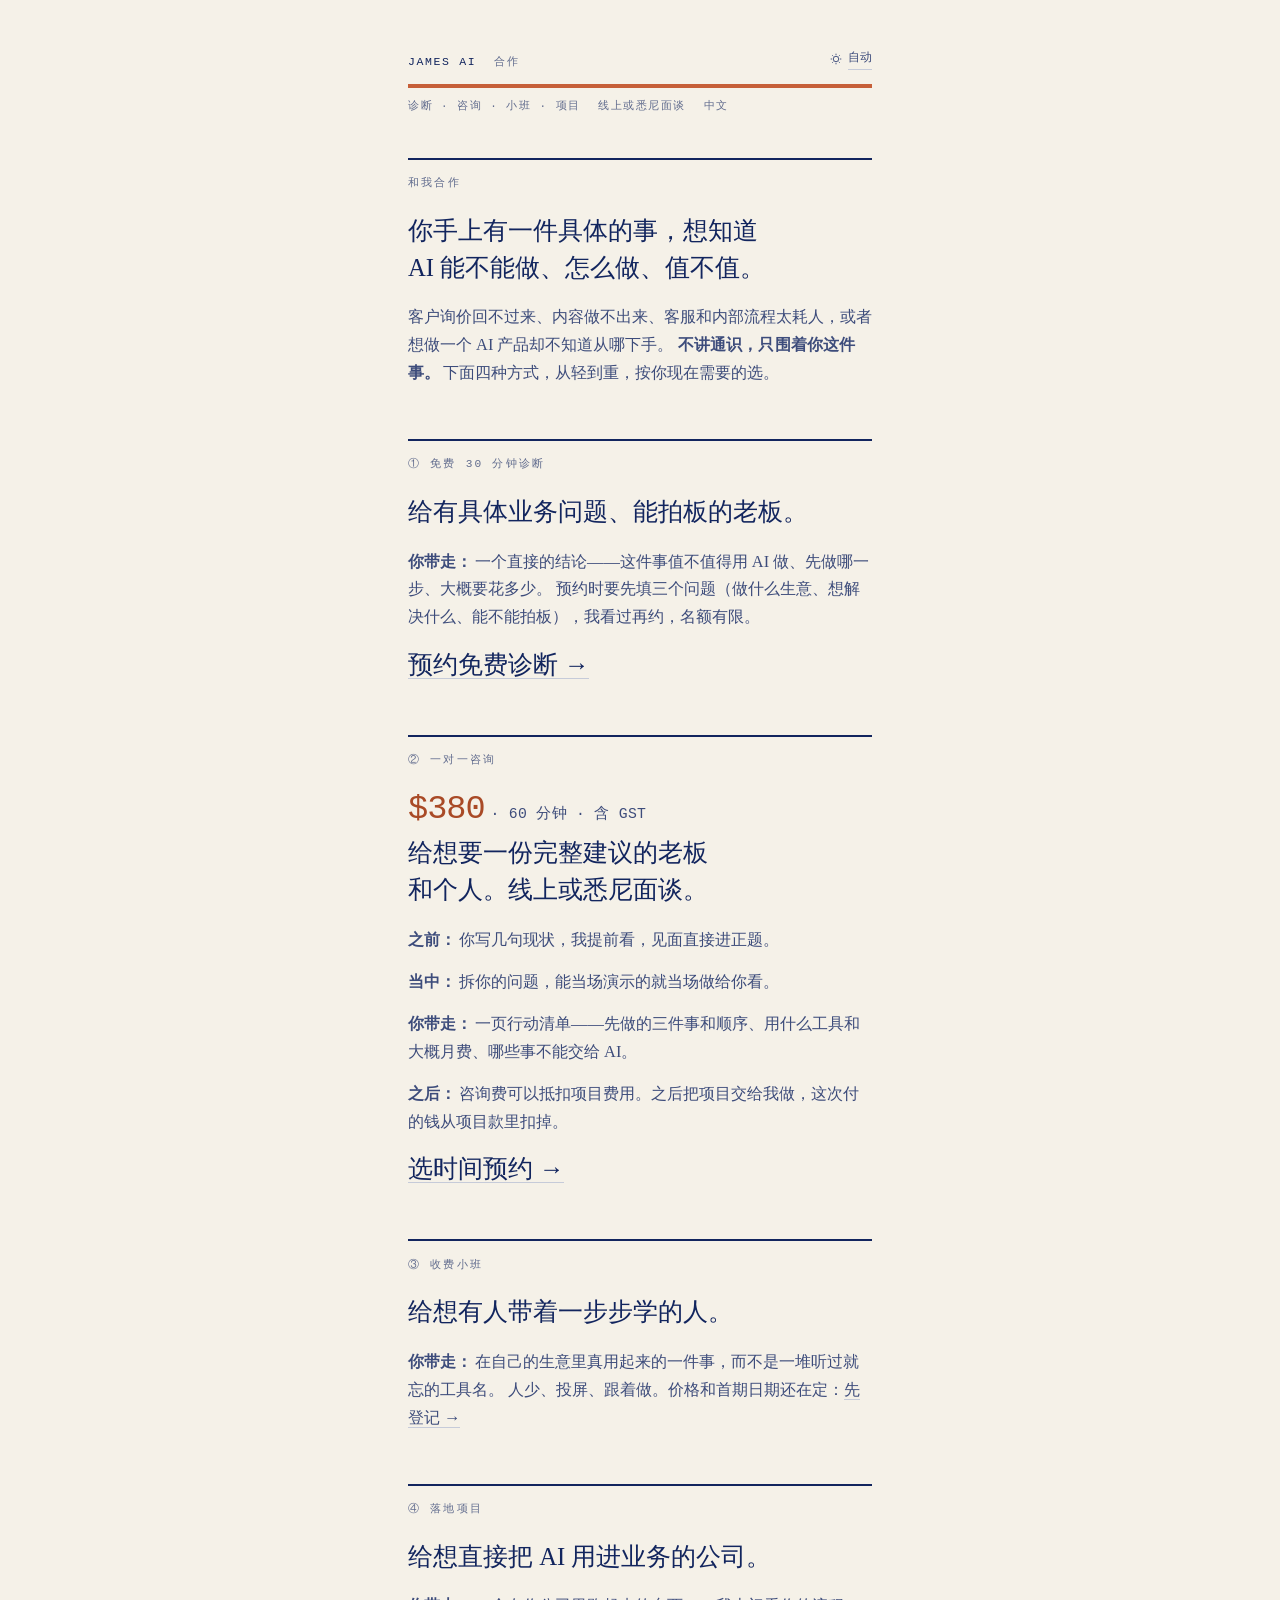
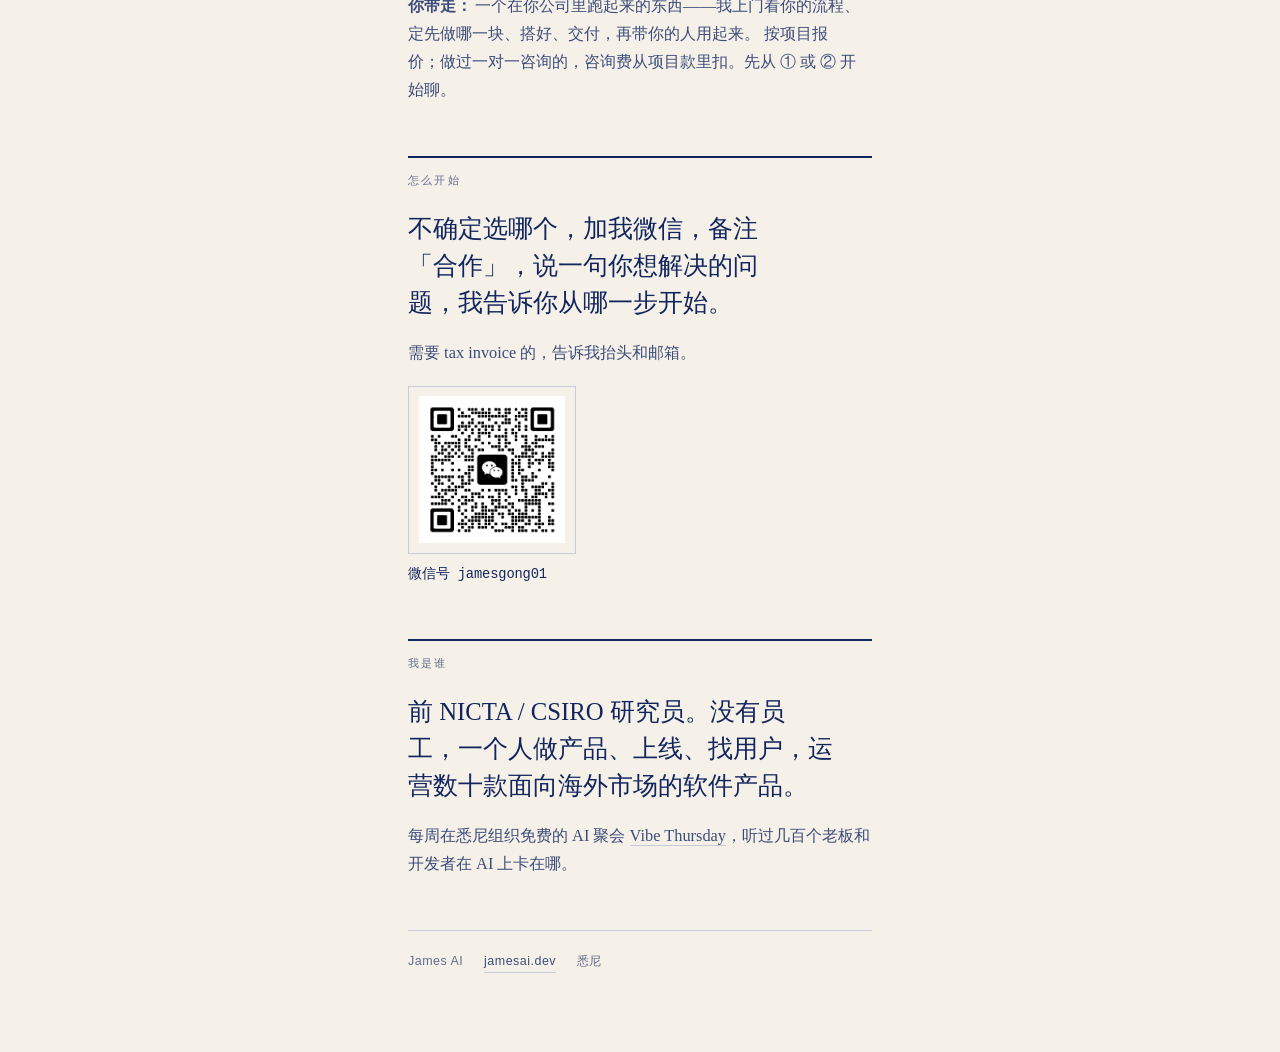
<file: consult/index.html>
<!DOCTYPE html>
<html lang="zh-Hans">
<head>
<meta charset="utf-8">
<meta name="viewport" content="width=device-width, initial-scale=1, viewport-fit=cover">
<title>和我合作 · AI 咨询与落地 · James AI</title>
<meta name="description" content="给想用 AI 解决具体问题的老板和个人：60 分钟一对一，线上或悉尼面谈，会后给你一页行动清单。$380，咨询费可抵扣项目费用。">
<!-- Not linked from the front page yet; handed out as a link. -->
<meta name="robots" content="noindex, nofollow">
<meta name="theme-color" content="#F5F1E8" media="(prefers-color-scheme: light)">
<meta name="theme-color" content="#14161C" media="(prefers-color-scheme: dark)">
<link rel="icon" href="../assets/favicon.png" sizes="48x48">
<link rel="icon" href="../assets/favicon-32.png" sizes="32x32">
<link rel="icon" href="../assets/favicon-16.png" sizes="16x16">
<link rel="apple-touch-icon" href="../assets/favicon-180.png">
<meta property="og:type" content="website">
<meta property="og:title" content="和我合作 · AI 咨询与落地">
<meta property="og:description" content="60 分钟一对一，线上或悉尼面谈，会后给你一页行动清单。">

<script>
/* Day / night / follow-the-system, resolved before the first paint, from the
   same `jamesai.press` key the rest of the site uses: a reader who set the
   front page to night does not get flashed white here.

   Copied rather than imported. This page is one file with no build step and
   is handed to people as a link; a shared script would be one more thing that
   has to be on the server for the page to be right. */
(function () {
  var K = 'jamesai.press', r = document.documentElement, m;
  try { m = window.matchMedia('(prefers-color-scheme: dark)'); } catch (e) {}
  window.__pressSaved = function () {
    try { return localStorage.getItem(K) || 'system'; } catch (e) { return 'system'; }
  };
  window.__pressApply = function (choice) {
    var night = choice === 'night' || (choice === 'system' && m && m.matches);
    r.setAttribute('data-press', night ? 'night' : 'day');
    /* Swapping the src rather than shipping both means only the stock in use
       is ever fetched. The element does not exist yet on the first call — this
       script runs in <head>, before the body — and that is fine: the markup
       ships with the day sheet, and the first call after DOMContentLoaded
       below corrects it. */
    var plate = document.getElementById('poster');
    if (plate) {
      var want = plate.getAttribute(night ? 'data-night' : 'data-day');
      if (plate.getAttribute('src') !== want) plate.setAttribute('src', want);
    }
  };
  __pressApply(__pressSaved());
  document.addEventListener('DOMContentLoaded', function () {
    __pressApply(__pressSaved());
  });
  if (m && m.addEventListener) {
    m.addEventListener('change', function () {
      if (__pressSaved() === 'system') __pressApply('system');
    });
  }
})();
</script>

<style>
/* ---------------------------------------------------------------------------
   One-day class, 19 Sep.

   Hierarchy here is built the way Chinese type actually works. Latin has a
   nine-step weight ladder; Chinese does not — Songti has no real bold, so the
   browser fakes one and it reads as mush. So weight carries almost nothing on
   this page. Four other things carry it instead:

     1. size jumps, not gradients — each section opens on a line ~1.4x the body
     2. face switching — serif is the reading voice, sans is the emphasis voice,
        mono is for anything countable (times, numerals, price)
     3. one reversed block, used exactly once, on the promise that sells the day
     4. an information band — the schedule set tight, because a Chinese reader
        looking at an airy page reads "nothing here", not "elegant"

   Paper, ink and seal red come from the homepage so the two read as one press.
   Every face is a system face: no webfont request, and a Chinese reader never
   downloads a Latin font to read Chinese.
   --------------------------------------------------------------------------- */

:root {
  color-scheme: light;

  /* The press palette, the same two inks the rest of the site is printed in.
     This page used to run on the OLD homepage's warm paper and seal red; the
     two now read as one press, which is the whole point of a house style.

     Every grey below is cobalt thinned over the paper, not a neutral. A warm
     grey here would be a third ink and the system rests on there not being
     one. */
  --paper:       #F5F1E8;   /* the substrate */
  --paper-deep:  #EDE8DC;
  --ink:         #12255E;   /* cobalt at full coverage */
  --ink-soft:    #3D4C7B;
  --ink-faint:   #616C8E;   /* the lightest that still clears 4.5:1 on paper */
  --rule:        #DCDFE7;
  --rule-strong: #C6CBD9;

  /* Terracotta is SIGNAL ONLY, and on this page it is spent in exactly three
     places, listed because a list is the only thing that keeps an accent ink
     honest: the heavy rule under the nameplate, the price, and a link on
     hover — the last to agree with the front page, which does the same. A
     fourth would mean the discipline had quietly turned into decoration. */
  --accent:      #C65F38;
  --accent-text: #A94A26;   /* the same ink, denser, for text on paper */

  /* One serif stack, Latin first. The CJK alias below scopes 宋体 to the
     ideographs (and to the em dash and ellipsis, which Iowan sets too short
     for a Chinese line) at no download cost — every face here is one the
     system already has. */
  --serif: "Iowan Old Style", "Palatino Linotype", Palatino, "Book Antiqua",
           Georgia, "PressSong", "Songti SC", "STSong", "Source Han Serif SC",
           "Noto Serif SC", ui-serif, serif;
  --sans: -apple-system, BlinkMacSystemFont, "SF Pro Text", "Helvetica Neue",
          "PingFang SC", "Hiragino Sans GB", "Microsoft YaHei", Arial, sans-serif;
  --mono: ui-monospace, SFMono-Regular, "SF Mono", Menlo, Consolas, monospace;

  --gutter: clamp(1.1rem, 4vw, 2.5rem);
}

/* Three states — system, forced day, forced night — resolved once by the
   script in <head>, so there is one night block here and no second copy under
   `prefers-color-scheme` to drift out of step with it. */
:root[data-press="night"] {
  color-scheme: dark;
  --paper:       #14161C;
  --paper-deep:  #1B1E27;
  --ink:         #ECE8DF;
  --ink-soft:    #AEB6CC;
  --ink-faint:   #8B93A8;
  --rule:        #262B39;
  --rule-strong: #333849;
  --accent:      #E0784B;
  --accent-text: #E89468;
}

@font-face {
  font-family: "PressSong";
  src: local("Songti SC"), local("STSong"), local("Source Han Serif SC"),
       local("Noto Serif SC"), local("SimSun");
  unicode-range: U+2014, U+2026, U+3000-303F, U+3400-4DBF, U+4E00-9FFF,
                 U+F900-FAFF, U+FE30-FE4F, U+FF00-FFEF;
  font-display: swap;
}
@font-face {
  font-family: "PressSong";
  font-weight: 600 900;
  src: local("Songti SC Bold"), local("STSong"), local("Songti SC"),
       local("Source Han Serif SC"), local("SimSun");
  unicode-range: U+2014, U+2026, U+3000-303F, U+3400-4DBF, U+4E00-9FFF,
                 U+F900-FAFF, U+FE30-FE4F, U+FF00-FFEF;
  font-display: swap;
}

*, *::before, *::after { box-sizing: border-box; }
html { -webkit-text-size-adjust: 100%; }

body {
  margin: 0;
  background: var(--paper);
  color: var(--ink);
  font-family: var(--serif);
  font-size: clamp(1rem, 0.95rem + 0.25vw, 1.09rem);
  line-height: 1.78;
  -webkit-font-smoothing: antialiased;
}

.wrap {
  max-width: 34rem;
  margin: 0 auto;
  padding: clamp(1.25rem, 4vw, 3rem) var(--gutter) clamp(3rem, 8vw, 5rem);
}

/* --- the nameplate strip -------------------------------------------------
   Not a masthead. The poster below is already the page's large object and a
   second big title would fight it; this is the thin line a magazine prints
   above a feature so you know whose magazine it is — the name, the section,
   and the two controls, over the heavy terracotta rule the front page uses.

   It is the ONLY chrome added in the restyle. The page is handed to people as
   a link and read once; a nav bar on a page with one destination is furniture
   for its own sake. */
.plate {
  display: flex; align-items: baseline; flex-wrap: wrap;
  gap: 0.45rem 1.1rem;
  margin: 0 0 0.7rem;
}
.plate-name {
  font-family: var(--mono); font-size: 0.72rem; letter-spacing: 0.14em;
  text-transform: uppercase; text-decoration: none; color: var(--ink);
}
.plate-of {
  font-family: var(--mono); font-size: 0.68rem; letter-spacing: 0.16em;
  text-transform: uppercase; color: var(--ink-faint);
}
.plate-rule {
  border-top: 4px solid var(--accent);
  margin: 0 0 0.55rem;
}
.plate-date {
  display: flex; align-items: baseline; flex-wrap: wrap; gap: 0.4rem 1.1rem;
  font-family: var(--mono); font-size: 0.68rem; letter-spacing: 0.14em;
  text-transform: uppercase; color: var(--ink-faint);
  margin: 0 0 clamp(1.6rem, 5vw, 2.6rem);
}

/* The two controls, matching the front page: same mono family so they belong
   to the line, one step up and not uppercased so they read as the things you
   can operate, and an icon each because that is what the eye scans for. */
.press-tools {
  margin-left: auto; display: inline-flex; align-items: center; gap: 1rem;
  color: var(--ink-soft);
  font-family: var(--mono); font-size: 0.75rem; font-weight: 500;
  letter-spacing: 0.02em; text-transform: none;
}
.press-tools .ico { width: 12px; height: 12px; flex: none; fill: none;
                    stroke: currentColor; stroke-width: 1.2; }
.press-switch { display: inline-flex; align-items: center; gap: 0.45em; }
.press-switch {
  font: inherit; letter-spacing: inherit; text-transform: none;
  background: none; border: 0; padding: 0; cursor: pointer; color: inherit;
}
.press-switch .js-mode-label { border-bottom: 1px solid var(--rule-strong); }
/* No language menu here. The class is taught in Chinese to a Chinese-speaking
   room; a switch with nothing behind it is worse than no switch. */
.press-switch { transition: transform 120ms cubic-bezier(.16,1,.3,1), color 180ms ease; }
.press-switch:active { transform: scale(0.96); }
@media (prefers-reduced-motion: reduce) {
  .press-switch { transition: color 180ms ease; }
  .press-switch:active { transform: none; }
}
/* Gated: a tap on a phone leaves an ungated :hover lit until the next tap
   lands somewhere else. */
@media (hover: hover) and (pointer: fine) { .press-switch:hover { color: var(--ink); } }
/* On a phone the strip has to hold the name and the control on one line, so
   the section word goes; the poster underneath says what the page is. */
@media (max-width: 26rem) {
  .plate-of { display: none; }
  .press-tools { gap: 0.8rem; }
}

/* --- poster -------------------------------------------------------------- */

.poster-link { display: block; }
.poster {
  display: block;
  width: 100%;
  height: auto;
  border: 1px solid var(--rule);
  margin: 0 0 clamp(2.25rem, 6vw, 3.5rem);
}

/* --- section frame ------------------------------------------------------- */

section {
  border-top: 2px solid var(--ink);
  padding-top: 0.9rem;
  margin: 0 0 clamp(2.25rem, 6vw, 3.25rem);
}

h2 {
  font-family: var(--mono);
  font-size: 0.7rem;
  letter-spacing: 0.2em;
  color: var(--ink-faint);
  font-weight: 500;
  text-transform: uppercase;
  margin: 0 0 1.1rem;
}

/* The size jump. Every section opens on this, ~1.4x the body, and it is the
   only place a whole line is allowed to be large. */
.lead {
  font-size: 1.42em;
  line-height: 1.5;
  margin: 0 0 1.1rem;
  text-wrap: balance;
}

p { margin: 0 0 0.9rem; text-wrap: pretty; }
p:last-child { margin-bottom: 0; }

/* Emphasis switches face rather than weight. On Songti a synthetic bold turns
   to mush; a sans run at the same size reads as emphasis instantly. */
.k {
  font-family: var(--sans);
  font-weight: 600;
  font-size: 0.96em;
  letter-spacing: 0.01em;
  margin: 0 0.15em;   /* the CJK / Latin optical gap, applied at the seam */
}
.k:first-child { margin-left: 0; }

.n { font-family: var(--mono); font-size: 0.94em; letter-spacing: -0.01em; margin: 0 0.15em; }

.soft { color: var(--ink-soft); font-size: 0.94em; line-height: 1.7; }

/* The one inline link in the body: the free Thursday meetup. It keeps the
   running text's colour and takes the same hairline the footer links use, so
   it reads as a place to go rather than as a highlight. */
.body-link { color: inherit; text-decoration: none; border-bottom: 1px solid var(--rule-strong); }
@media (hover: hover) and (pointer: fine) { .body-link:hover { color: var(--accent-text); border-color: currentColor; } }

/* --- the schedule, set as an information band ---------------------------- */

.clock { margin: 0 0 1.2rem; border-top: 1px solid var(--rule); }
.clock div {
  display: grid;
  grid-template-columns: 4.6rem 1fr;
  gap: 0 0.9rem;
  padding: 0.38rem 0;
  border-bottom: 1px solid var(--rule);
}
.clock dt {
  font-family: var(--mono);
  font-size: 0.86rem;
  letter-spacing: -0.02em;
  color: var(--ink-faint);
  padding-top: 0.12rem;
}
.clock dd { margin: 0; font-size: 0.95em; }

/* --- the run of six ------------------------------------------------------ */

.run { list-style: none; counter-reset: step; margin: 0 0 1.1rem; padding: 0; }
.run li {
  counter-increment: step;
  position: relative;
  padding: 1rem 0 1rem 2.4rem;
  border-top: 1px solid var(--rule);
}
.run li:last-child { border-bottom: 1px solid var(--rule); }
.run li::before {
  content: counter(step, decimal-leading-zero);
  position: absolute;
  left: 0;
  top: 1.28rem;
  font-family: var(--mono);
  font-size: 0.8rem;
  letter-spacing: -0.02em;
  color: var(--ink-faint);
}
/* Step names are sans and a size up; their explanations stay serif and small.
   The face change alone separates them, so neither needs to shout. */
.run b {
  display: block;
  font-family: var(--sans);
  font-weight: 600;
  font-size: 1.06em;
  line-height: 1.45;
  letter-spacing: 0.005em;
}
.run span {
  display: block;
  color: var(--ink-soft);
  font-size: 0.95em;
  line-height: 1.72;
  margin-top: 0.3rem;
}

/* --- the one reversed block --------------------------------------------- */

.takeaway {
  background: var(--ink);
  color: var(--paper);
  padding: 1.4rem 1.3rem 1.5rem;
  margin: 0;
}
.takeaway h3 {
  font-family: var(--mono);
  font-size: 0.7rem;
  letter-spacing: 0.2em;
  font-weight: 500;
  text-transform: uppercase;
  color: var(--paper);
  opacity: 0.62;
  margin: 0 0 1rem;
}
.takeaway ol { list-style: none; counter-reset: t; margin: 0; padding: 0; }
.takeaway li {
  counter-increment: t;
  position: relative;
  padding: 0 0 0.85rem 2.2rem;
  line-height: 1.6;
}
.takeaway li:last-child { padding-bottom: 0; }
.takeaway li::before {
  content: counter(t, decimal-leading-zero);
  position: absolute; left: 0; top: 0.28rem;
  font-family: var(--mono);
  font-size: 0.78rem;
  letter-spacing: -0.02em;
  opacity: 0.55;
}
.takeaway .t { font-family: var(--sans); font-weight: 600; font-size: 1.02em; margin-right: 0.15em; }
.takeaway .after { display: block; margin-top: 1.1rem; padding-top: 1rem; border-top: 1px solid color-mix(in srgb, currentColor 20%, transparent); font-size: 0.95em; opacity: 0.86; }

/* --- who it is for ------------------------------------------------------- */

.who { margin: 0 0 1rem; }
.who div { padding: 0.75rem 0; border-top: 1px solid var(--rule); }
.who div:last-of-type { border-bottom: 1px solid var(--rule); }
.who b {
  font-family: var(--sans);
  font-weight: 600;
  font-size: 1.02em;
  display: block;
  margin-bottom: 0.15rem;
}

/* --- price + QR ---------------------------------------------------------- */

.price {
  color: var(--accent-text);
  font-family: var(--mono);
  font-size: clamp(1.6rem, 1.3rem + 1.4vw, 2.1rem);
  letter-spacing: -0.03em;
  line-height: 1.2;
  margin: 0 0 0.3rem;
}
.price .unit { font-size: 0.44em; letter-spacing: 0.02em; color: var(--ink-soft); margin-left: 0.4em; }

.qr { margin: 1.2rem 0 0.9rem; }
.qr img {
  display: block;
  width: 10.5rem;
  height: auto;
  /* The quiet zone stays light in BOTH stocks — a QR wants a pale ground
     to scan, so this is the one plate that does not invert. Pure #fff
     was a fourth colour on a page with two inks and a substrate; the
     substrate itself is well inside what a scanner will read. */
  background: #F5F1E8;
  padding: 0.6rem;
  border: 1px solid var(--rule-strong);
}
.qr p { margin: 0.55rem 0 0; font-family: var(--mono); font-size: 0.86rem; letter-spacing: -0.01em; }

footer {
  border-top: 1px solid var(--rule-strong);
  padding-top: 1.2rem;
  font-family: var(--sans);
  font-size: 0.78rem;
  letter-spacing: 0.04em;
  color: var(--ink-faint);
  display: flex;
  flex-wrap: wrap;
  gap: 0.35rem 1.3rem;
}
footer a { color: var(--ink-soft); text-decoration: none; border-bottom: 1px solid var(--rule-strong); }
@media (hover: hover) and (pointer: fine) { footer a:hover { color: var(--accent-text); border-color: currentColor; } }
</style>
</head>
<body>
<div class="wrap">

  <div class="plate">
    <a class="plate-name" href="https://jamesai.dev/">James AI</a>
    <span class="plate-of">合作</span>
    <span class="press-tools">
      <button class="press-switch js-mode" type="button">
        <svg class="ico" viewBox="0 0 16 16" aria-hidden="true"><circle cx="8" cy="8" r="3.6"/><path d="M8 .9v2M8 13.1v2M.9 8h2M13.1 8h2M3 3l1.4 1.4M11.6 11.6L13 13M13 3l-1.4 1.4M4.4 11.6L3 13"/></svg>
        <span class="js-mode-label">自动</span>
      </button>
    </span>
  </div>
  <div class="plate-rule"></div>
  <div class="plate-date">
    <span>诊断 · 咨询 · 小班 · 项目</span>
    <span>线上或悉尼面谈</span>
    <span>中文</span>
  </div>

  <!-- Value ladder (2026-10-07): each step says who it is for, what you
       leave with, and what it costs — light to heavy. Prices shown, unlike
       most consulting pages, because a business owner should know what the
       money buys before the first message. -->
  <section>
    <h2>和我合作</h2>
    <p class="lead">你手上有一件具体的事，想知道 AI 能不能做、怎么做、值不值。</p>
    <p class="soft">
      客户询价回不过来、内容做不出来、客服和内部流程太耗人，或者想做一个 AI 产品却不知道从哪下手。
      <span class="k">不讲通识，只围着你这件事。</span>下面四种方式，从轻到重，按你现在需要的选。
    </p>
  </section>

  <section>
    <h2>① 免费 30 分钟诊断</h2>
    <p class="lead">给有具体业务问题、能拍板的老板。</p>
    <p class="soft">
      <span class="k">你带走：</span>一个直接的结论——这件事值不值得用 AI 做、先做哪一步、大概要花多少。
      预约时要先填三个问题（做什么生意、想解决什么、能不能拍板），我看过再约，名额有限。
    </p>
    <p class="lead"><a class="body-link" href="https://cal.com/jamesgong/vibe-thursday-chat">预约免费诊断 →</a></p>
  </section>

  <section>
    <h2>② 一对一咨询</h2>
    <p class="price">$380<span class="unit">· 60 分钟 · 含 GST</span></p>
    <p class="lead">给想要一份完整建议的老板和个人。线上或悉尼面谈。</p>
    <p class="soft"><span class="k">之前：</span>你写几句现状，我提前看，见面直接进正题。</p>
    <p class="soft"><span class="k">当中：</span>拆你的问题，能当场演示的就当场做给你看。</p>
    <p class="soft"><span class="k">你带走：</span>一页行动清单——先做的三件事和顺序、用什么工具和大概月费、哪些事不能交给 AI。</p>
    <p class="soft"><span class="k">之后：</span>咨询费可以抵扣项目费用。之后把项目交给我做，这次付的钱从项目款里扣掉。</p>
    <p class="lead"><a class="body-link" href="https://cal.com/jamesgong/ai-business-consultation">选时间预约 →</a></p>
  </section>

  <section>
    <h2>③ 收费小班</h2>
    <p class="lead">给想有人带着一步步学的人。</p>
    <p class="soft">
      <span class="k">你带走：</span>在自己的生意里真用起来的一件事，而不是一堆听过就忘的工具名。
      人少、投屏、跟着做。价格和首期日期还在定：<a class="body-link" href="https://jamesai.dev/class/">先登记 →</a>
    </p>
  </section>

  <section>
    <h2>④ 落地项目</h2>
    <p class="lead">给想直接把 AI 用进业务的公司。</p>
    <p class="soft">
      <span class="k">你带走：</span>一个在你公司里跑起来的东西——我上门看你的流程、定先做哪一块、搭好、交付，再带你的人用起来。
      按项目报价；做过一对一咨询的，咨询费从项目款里扣。先从 ① 或 ② 开始聊。
    </p>
  </section>

  <section>
    <h2>怎么开始</h2>
    <p class="lead">不确定选哪个，加我微信，备注「合作」，说一句你想解决的问题，我告诉你从哪一步开始。</p>
    <p class="soft">需要 tax invoice 的，告诉我抬头和邮箱。</p>
    <div class="qr">
      <img src="wechat.png" width="720" height="720" loading="lazy" decoding="async" alt="James 的微信二维码，微信号 jamesgong01">
      <p>微信号 jamesgong01</p>
    </div>
  </section>

  <section>
    <h2>我是谁</h2>
    <p class="lead">前 NICTA / CSIRO 研究员。没有员工，一个人做产品、上线、找用户，运营数十款面向海外市场的软件产品。</p>
    <p class="soft">每周在悉尼组织免费的 AI 聚会 <a class="body-link" href="https://vibethursday.com">Vibe Thursday</a>，听过几百个老板和开发者在 AI 上卡在哪。</p>
  </section>

  <footer>
    <span>James AI</span>
    <a href="https://jamesai.dev/">jamesai.dev</a>
    <span>悉尼</span>
  </footer>

</div>
<script>
/* The one control on the page. Three states, cycled, stored under the same key
   the rest of the site reads, so the choice travels with the reader. */
(function () {
  var NEXT = { system: 'day', day: 'night', night: 'system' };
  var NAME = { system: '自动', day: '日间版', night: '夜间版' };
  var btn = document.querySelector('.js-mode');
  var label = btn && btn.querySelector('.js-mode-label');
  if (!btn) return;
  function paint() {
    var v = __pressSaved();
    if (label) label.textContent = NAME[v] || NAME.system;
    btn.setAttribute('aria-label', '显示模式 · ' + (NAME[v] || NAME.system));
  }
  btn.addEventListener('click', function () {
    var v = NEXT[__pressSaved()] || 'system';
    try { localStorage.setItem('jamesai.press', v); } catch (e) {}
    __pressApply(v);
    paint();
  });
  paint();
})();
</script>
</body>
</html>
</file>
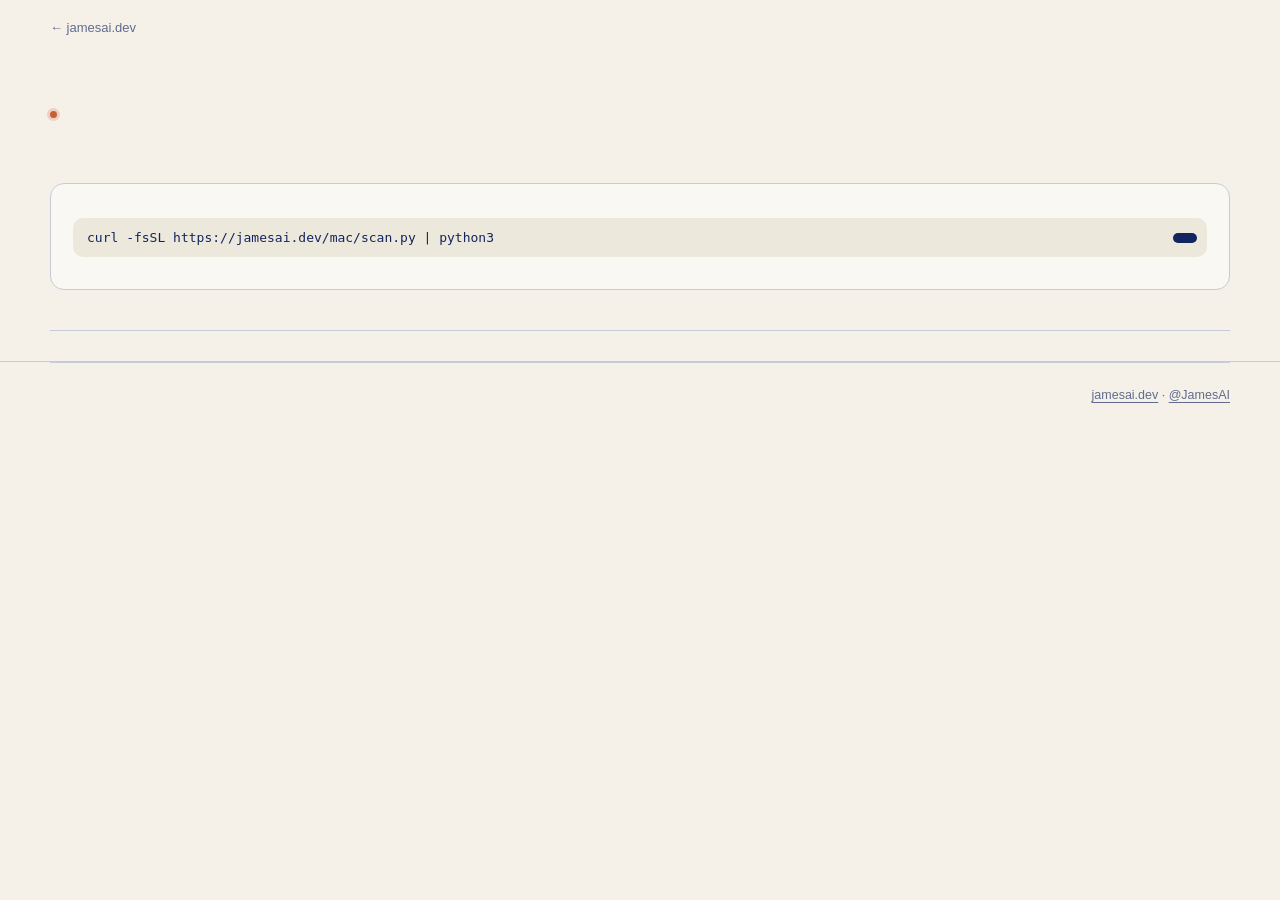
<file: mac/index.html>
<!doctype html>
<html lang="zh-Hans">
<head>
<meta charset="utf-8">
<meta name="viewport" content="width=device-width, initial-scale=1, viewport-fit=cover">
<title>大家真正在用的 Mac 软件 · James AI</title>
<meta name="description" content="大家真正在用的 Mac 软件与 Claude Code 技能：每条推荐都附 macOS 实测打开次数，每人一页。The Mac apps and Claude Code skills people actually use, each backed by real launch counts.">
<link rel="canonical" href="https://jamesai.dev/mac/">
<link rel="alternate" hreflang="zh-Hans" href="https://jamesai.dev/mac/?lang=zh-Hans">
<link rel="alternate" hreflang="zh-Hant" href="https://jamesai.dev/mac/?lang=zh-Hant">
<link rel="alternate" hreflang="en" href="https://jamesai.dev/mac/?lang=en">
<link rel="alternate" hreflang="x-default" href="https://jamesai.dev/mac/">
<meta property="og:type" content="website">
<meta property="og:site_name" content="James AI">
<meta property="og:title" content="大家真正在用的 Mac 软件 · James AI">
<meta property="og:description" content="每条推荐都附 macOS 实测打开次数。The Mac apps people actually use, backed by real launch counts.">
<meta property="og:url" content="https://jamesai.dev/mac/">
<meta name="twitter:card" content="summary">
<meta name="twitter:site" content="@JamesAI">
<link rel="icon" href="icons/ghostty.png">
<script>
window.__applyTheme = function (v) {
  var d = v === 'night';
  if (v === 'system') { try { d = matchMedia('(prefers-color-scheme: dark)').matches; } catch (e) {} }
  document.documentElement.setAttribute('data-press', d ? 'night' : 'day');
};
(function () { var v = 'system'; try { v = localStorage.getItem('jamesai.press') || 'system'; } catch (e) {} window.__applyTheme(v); })();
</script>
<link rel="stylesheet" href="mac.css?v=2">
</head>
<body>
<div class="wrap">
  <div class="bar">
    <nav><a href="/">← jamesai.dev</a></nav>
    <div id="bar-tools"></div>
  </div>
  <header class="hero">
    <span class="live"><i></i><span id="live"></span></span>
    <h1 id="title"></h1>
    <p class="sub" id="sub"></p>
    <div class="stats" id="stats"></div>
  </header>

  <section class="note join">
    <h2 id="join-title"></h2>
    <p id="join-sub"></p>
    <div class="cmd"><code id="cmd">curl -fsSL https://jamesai.dev/mac/scan.py | python3</code><button type="button" id="copy"></button></div>
    <ol id="join-steps"></ol>
    <p id="join-note" style="font-size:13px;color:var(--ink3)"></p>
  </section>

  <div class="tabs" role="tablist" id="tabs"></div>
</div>

<div class="filters" id="filters">
  <div class="wrap"><div class="row" id="f-cat"></div></div>
</div>

<main class="wrap" id="main"></main>

<div class="wrap"><footer><span id="foot"></span><span><a href="/">jamesai.dev</a> · <a href="https://x.com/JamesAI">@JamesAI</a></span></footer></div>

<script src="common.js?v=2"></script>
<script>
/* ---------------------------------------------------------------------------
   The hub. index.json is generated from every mac/u/<handle>.json by
   scripts/build-mac-index.py (run by a GitHub Action on each merge):
     people  one summary row per person
     apps    ranked by how many people use it, then total launches
     skills  same, for Claude Code skills
   catalog.json supplies names, icons, links and prices.
   --------------------------------------------------------------------------- */
(function () {
  var K = window.MacKit, IDX = null, CAT = null;
  var state = { tab: 'apps', cat: 'all' };
  try { var h = location.hash.slice(1); if (['apps', 'skills', 'people'].indexOf(h) >= 0) state.tab = h; } catch (e) {}

  function app(id, fallbackName) {
    var c = K.own(CAT.apps, id) || {};
    return { id: id, name: c.name || fallbackName || id, icon: c.icon, cat: c.cat || 'other', url: c.ref || c.url, ref: !!c.ref, price: c.price, desc: c.desc };
  }
  function icon(a, cls) {
    return a.icon ? '<img class="' + cls + '" src="icons/' + a.icon + '.png" alt="" loading="lazy">'
      : '<span class="' + cls + ' tile">' + K.esc((K.t(a.name) || '?').trim().charAt(0).toUpperCase()) + '</span>';
  }

  function paintTabs() {
    var s = K.S();
    document.getElementById('tabs').innerHTML = [['apps', s.tabApps], ['skills', s.tabSkills], ['people', s.tabPeople]].map(function (t) {
      return '<button class="tab" role="tab" type="button" data-tab="' + t[0] + '" aria-selected="' + (state.tab === t[0]) + '">' + t[1] + '</button>';
    }).join('');
    var showCats = state.tab === 'apps';
    document.getElementById('filters').hidden = !showCats;
    if (showCats) {
      var counts = {};
      IDX.apps.forEach(function (r) { var c = app(r.id).cat; counts[c] = (counts[c] || 0) + 1; });
      document.getElementById('f-cat').innerHTML = '<span class="lab">' + s.catLab + '</span>'
        + [['all', s.all, IDX.apps.length]].concat(Object.keys(s.cats).filter(function (k) { return counts[k]; }).map(function (k) { return [k, s.cats[k], counts[k]]; }))
          .map(function (o) {
            return '<button class="chip" type="button" data-cat="' + o[0] + '" aria-pressed="' + (state.cat === o[0]) + '">' + K.esc(o[1]) + '<small>' + o[2] + '</small></button>';
          }).join('');
    }
  }

  function paintApps() {
    var s = K.S();
    var rows = IDX.apps.map(function (r) { var a = app(r.id, r.name); a.people = r.people; a.uses = r.uses; return a; })
      .filter(function (a) { return state.cat === 'all' || a.cat === state.cat; });
    return '<ol class="rank">' + rows.map(function (a, i) {
      return '<li><span class="n">' + (i + 1) + '</span>' + icon(a, 'ico')
        + '<div><div class="nm">' + K.esc(K.t(a.name)) + '</div><div class="sm">' + K.esc(s.cats[a.cat] || s.cats.other)
        + (a.desc ? ' · ' + K.esc(K.t(a.desc)) : '') + '</div></div>'
        + '<div class="rt"><b>' + K.f(s.people, a.people) + '</b>' + K.f(s.totalOpens, K.num(a.uses))
        + (a.price ? ' · ' + K.esc(K.t(a.price)) : '')
        + (a.url ? ' · <a class="out" href="' + K.esc(a.url) + '" target="_blank" rel="' + (a.ref ? 'sponsored ' : '') + 'noopener">' + s.site + ' ↗</a>' : '') + '</div></li>';
    }).join('') + '</ol>';
  }

  function paintSkills() {
    var s = K.S();
    return '<ol class="rank">' + IDX.skills.map(function (r, i) {
      return '<li><span class="n">' + (i + 1) + '</span><span class="ico tile">' + K.esc(r.name.replace(/^.*:/, '').charAt(0).toUpperCase()) + '</span>'
        + '<div><div class="nm" style="font-family:var(--mono);font-size:14px">' + (r.url ? '<a href="' + K.esc(r.url) + '" target="_blank" rel="noopener">' + K.esc(r.name) + ' ↗</a>' : K.esc(r.name)) + '</div></div>'
        + '<div class="rt"><b>' + K.f(s.people, r.people) + '</b>' + K.f(s.skillUses, K.num(r.uses)) + '</div></li>';
    }).join('') + '</ol>';
  }

  function paintPeople() {
    var s = K.S();
    return '<div class="people">' + IDX.people.map(function (p) {
      return '<a class="person" href="u/?h=' + encodeURIComponent(p.handle) + '">'
        + '<div class="hd">' + (p.github ? '<img src="https://github.com/' + K.esc(p.github) + '.png?size=88" alt="" width="44" height="44" loading="lazy">' : '<span class="ico tile" style="width:44px;height:44px;border-radius:50%;font-size:18px">' + K.esc((K.t(p.name) || p.handle).charAt(0).toUpperCase()) + '</span>')
        + '<div><div class="name">' + K.esc(K.t(p.name) || p.handle) + '</div><div class="sm" style="font-size:12.5px;color:var(--ink3)">@' + K.esc(p.handle) + '</div></div></div>'
        + (p.bio ? '<p class="desc">' + K.esc(K.t(p.bio)) + '</p>' : '')
        + '<div class="icons">' + p.top.map(function (id) { return icon(app(id), ''); }).join('') + '</div>'
        + '<div class="ft"><span>' + K.f(s.personApps, p.apps) + (p.skills ? ' · ' + K.f(s.personSkills, p.skills) : '') + '</span><span>' + s.seePage + '</span></div>'
        + '</a>';
    }).join('') + '</div>';
  }

  function paintMain() {
    document.getElementById('main').innerHTML = state.tab === 'apps' ? paintApps() : state.tab === 'skills' ? paintSkills() : paintPeople();
  }

  function paintAll() {
    var s = K.S();
    document.title = s.hubTitle + ' · James AI';
    document.getElementById('live').textContent = K.f(s.hubLive, IDX.people.length);
    document.getElementById('title').textContent = s.hubTitle;
    document.getElementById('sub').textContent = s.hubSub;
    var opens = IDX.apps.reduce(function (n, r) { return n + r.uses; }, 0);
    document.getElementById('stats').innerHTML = '<span><b>' + IDX.people.length + '</b>' + s.statPeople + '</span>'
      + '<span><b>' + IDX.apps.length + '</b>' + s.statApps + '</span><span><b>' + K.num(opens) + '</b>' + s.statOpens + '</span>';
    document.getElementById('join-title').textContent = s.joinTitle;
    document.getElementById('join-sub').textContent = s.joinSub;
    document.getElementById('join-steps').innerHTML = s.joinSteps.map(function (x) { return '<li>' + K.esc(x) + '</li>'; }).join('');
    document.getElementById('join-note').textContent = s.joinNote;
    document.getElementById('copy').textContent = s.copy;
    var anyRef = Object.keys(CAT.apps).some(function (k) { return CAT.apps[k].ref; });
    document.getElementById('foot').textContent = (anyRef ? s.affiliate + ' ' : '') + K.f(s.foot, K.date(CAT.checkedAt));
    paintTabs(); paintMain();
  }

  document.addEventListener('click', function (e) {
    var t = e.target.closest('[data-tab]');
    if (t) { state.tab = t.dataset.tab; try { history.replaceState(null, '', '#' + state.tab); } catch (err) {} paintTabs(); paintMain(); return; }
    var c = e.target.closest('[data-cat]');
    if (c) { state.cat = c.dataset.cat; paintTabs(); paintMain(); }
  });
  document.getElementById('copy').addEventListener('click', function () {
    var btn = this;
    try { navigator.clipboard.writeText(document.getElementById('cmd').textContent); } catch (e) {}
    btn.textContent = K.S().copied; setTimeout(function () { btn.textContent = K.S().copy; }, 1500);
  });

  Promise.all([fetch(K.DATA + '/index.json').then(function (r) { return r.json(); }), fetch('catalog.json').then(function (r) { return r.json(); })])
    .then(function (res) { IDX = res[0]; CAT = res[1]; K.chrome(paintAll); });
})();
</script>
</body>
</html>
</file>
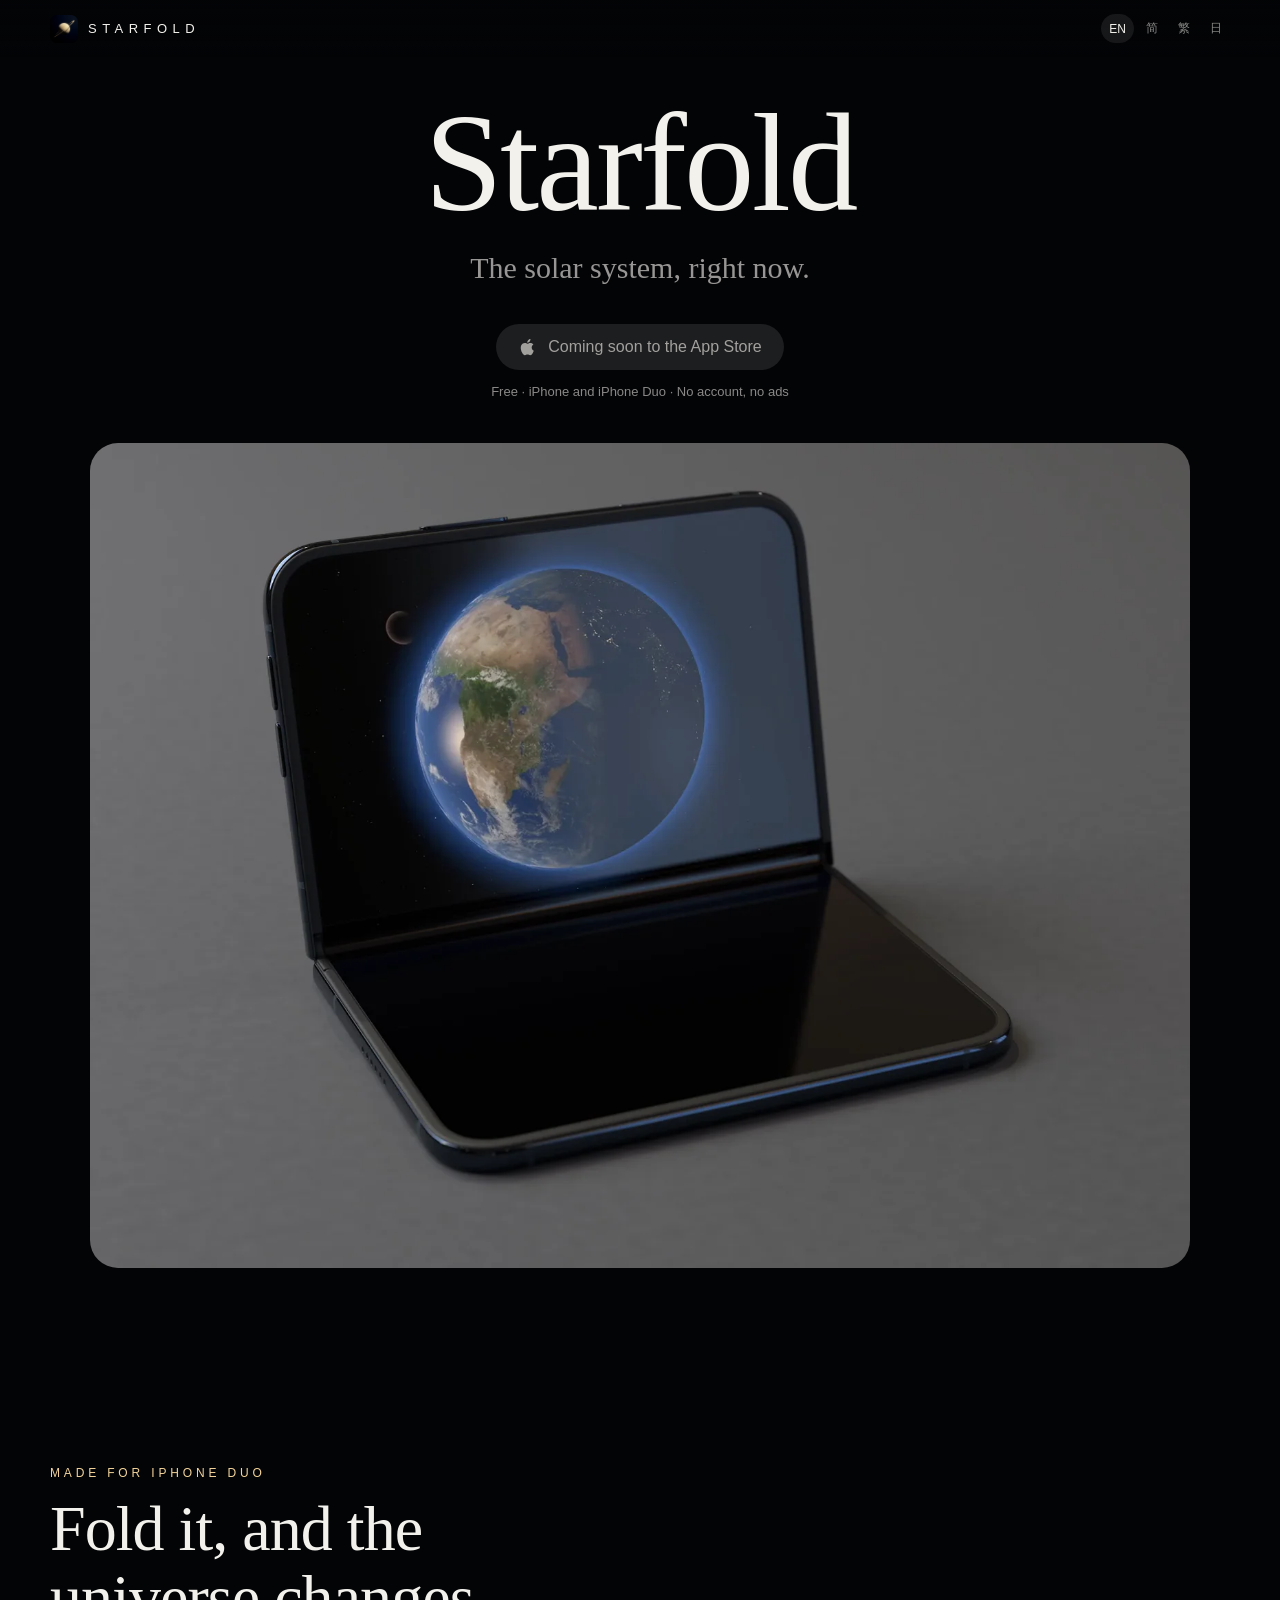
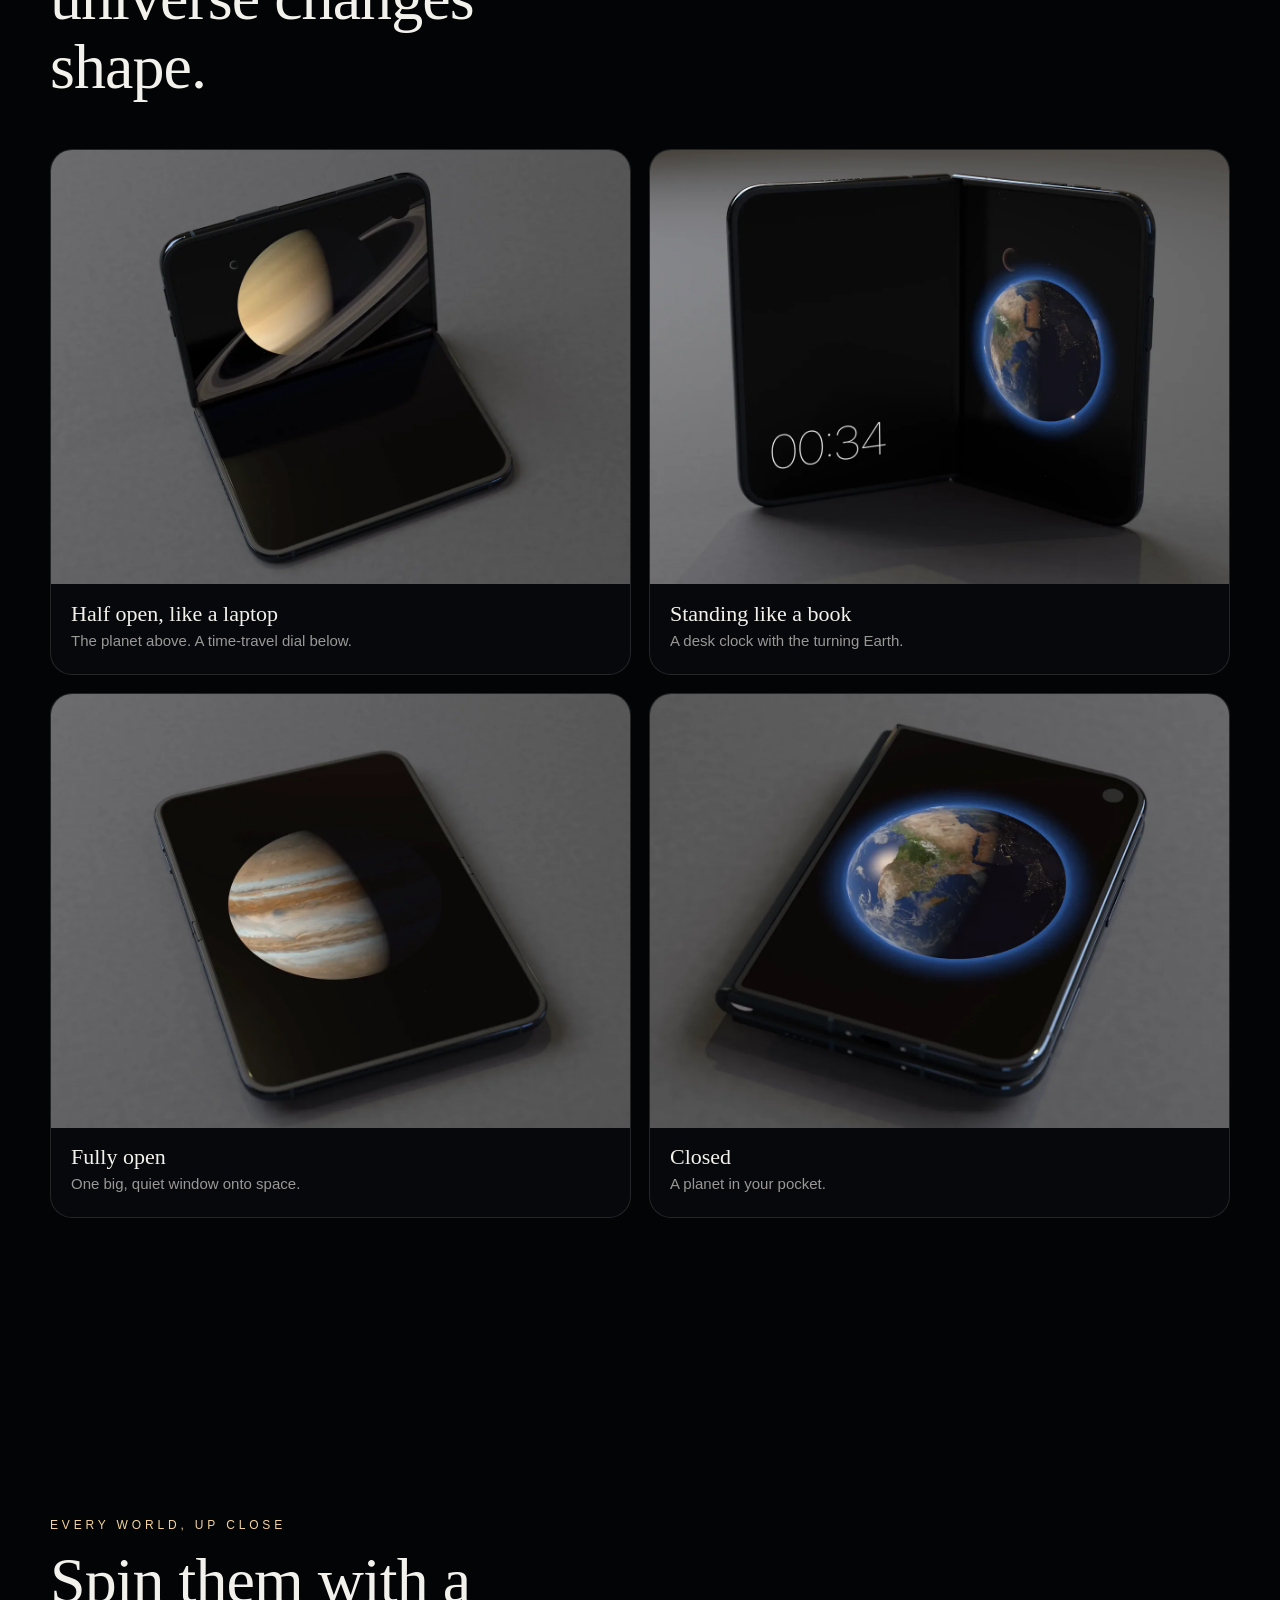
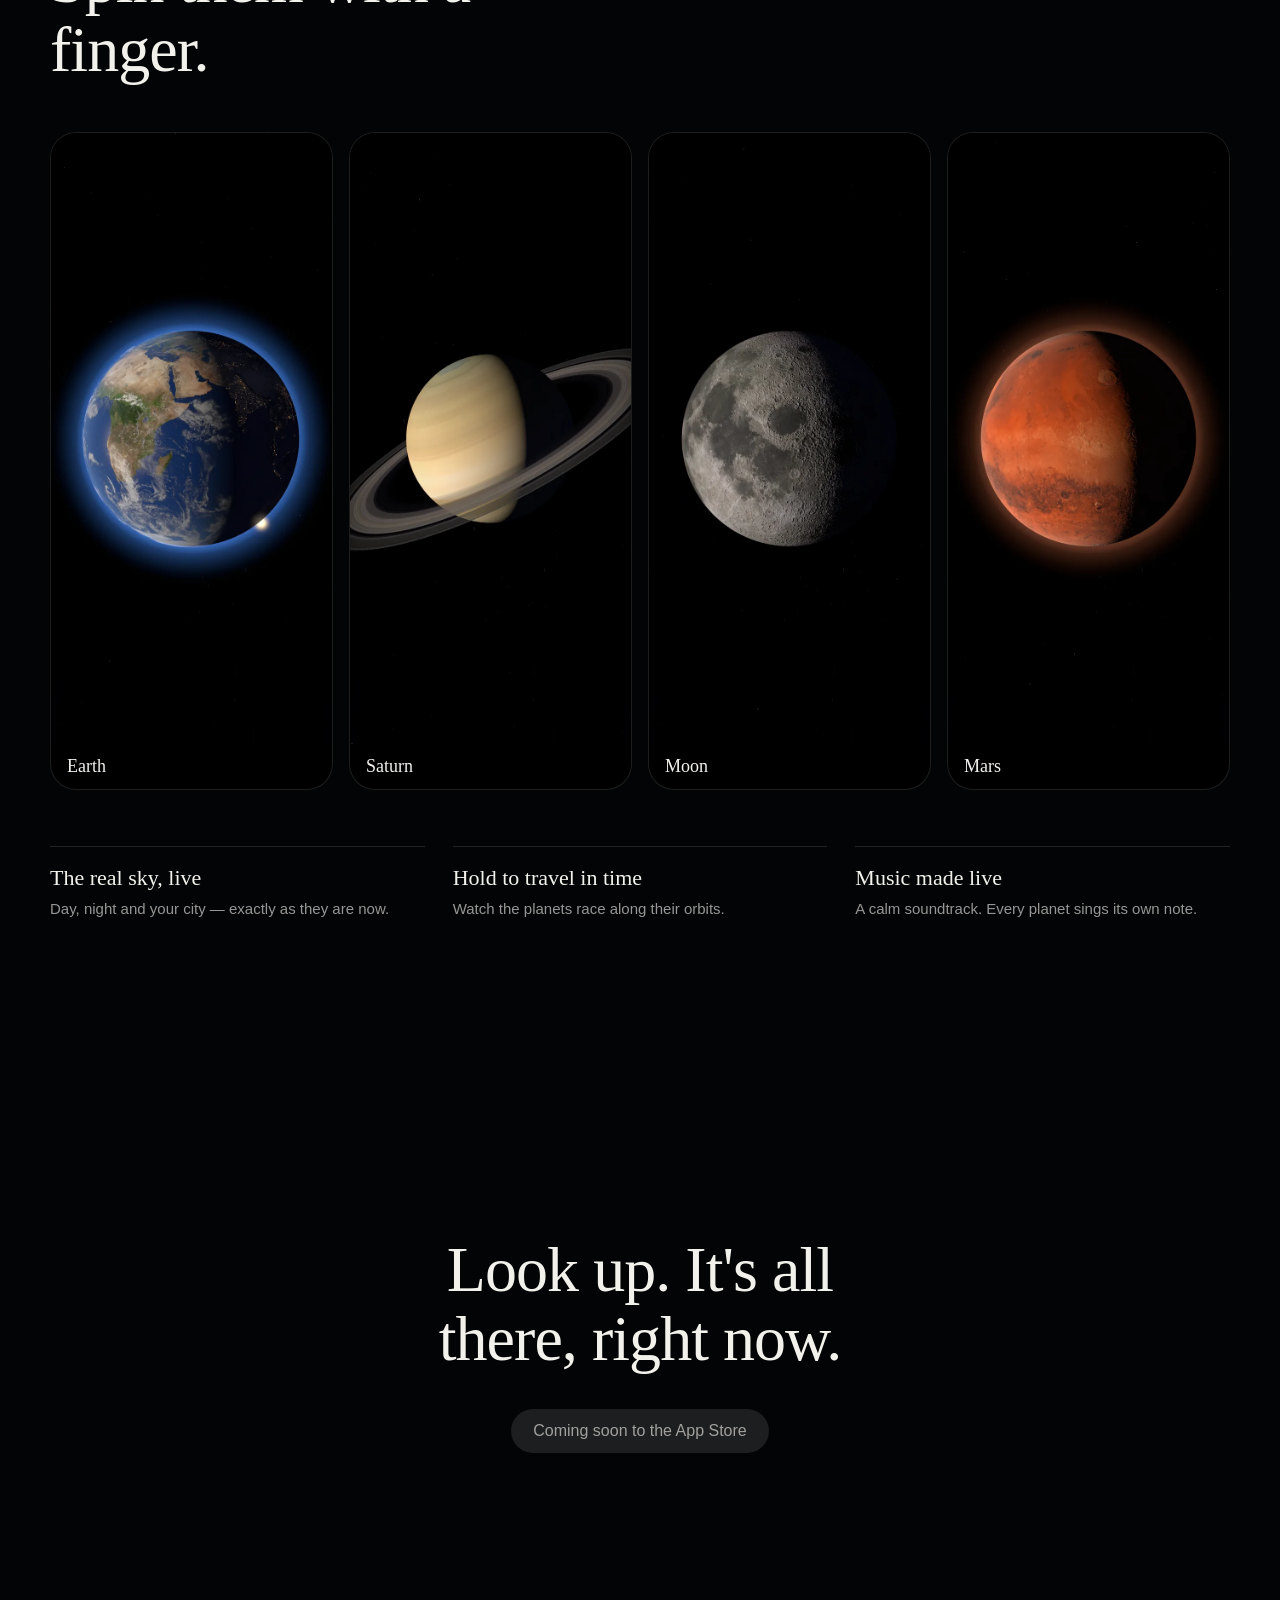
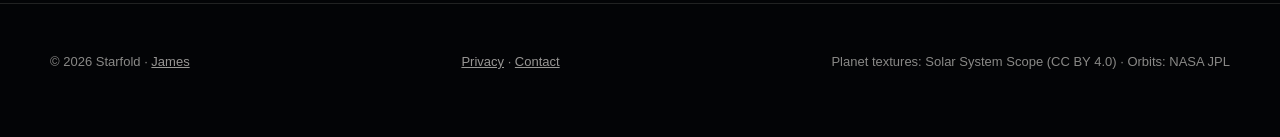
<file: starfold/index.html>
<!doctype html>
<html lang="en">
<head>
<meta charset="utf-8">
<meta name="viewport" content="width=device-width, initial-scale=1, viewport-fit=cover">
<title>Starfold — The Solar System, Right Now | iPhone &amp; iPhone Duo</title>
<meta name="description" content="Starfold shows the real solar system as it is right now: Earth turning with your city on it, every planet in 4K, a calm live soundtrack. Made for iPhone Duo — it changes shape with every fold.">
<meta name="keywords" content="Starfold, solar system app, planets app, iPhone Duo app, astronomy app, live Earth, night sky, desk clock">
<meta name="author" content="James">
<meta name="color-scheme" content="dark">
<meta name="theme-color" content="#030406">
<link rel="icon" type="image/png" href="assets/icon.png">
<link rel="apple-touch-icon" href="assets/icon.png">
<link rel="canonical" href="https://jamesai.dev/starfold/">
<link rel="alternate" hreflang="en" href="https://jamesai.dev/starfold/?lang=en">
<link rel="alternate" hreflang="zh-Hans" href="https://jamesai.dev/starfold/?lang=zh-Hans">
<link rel="alternate" hreflang="zh-Hant" href="https://jamesai.dev/starfold/?lang=zh-Hant">
<link rel="alternate" hreflang="ja" href="https://jamesai.dev/starfold/?lang=ja">
<link rel="alternate" hreflang="x-default" href="https://jamesai.dev/starfold/">
<meta property="og:type" content="website">
<meta property="og:site_name" content="Starfold">
<meta property="og:title" content="Starfold — The Solar System, Right Now">
<meta property="og:description" content="The real sky, live. Every planet in 4K. A calm soundtrack. On iPhone Duo it changes shape with every fold.">
<meta property="og:url" content="https://jamesai.dev/starfold/">
<meta property="og:image" content="https://jamesai.dev/starfold/assets/og.jpg">
<meta property="og:image:width" content="1200">
<meta property="og:image:height" content="630">
<meta name="twitter:card" content="summary_large_image">
<meta name="twitter:creator" content="@JamesAI">
<meta name="twitter:image" content="https://jamesai.dev/starfold/assets/og.jpg">
<script type="application/ld+json">
{
  "@context": "https://schema.org",
  "@type": "MobileApplication",
  "name": "Starfold",
  "description": "A living window onto the solar system as it is right now: real-time Earth with day, night and your location, every planet in 4K, a live generative soundtrack, and layouts for every iPhone Duo posture.",
  "url": "https://jamesai.dev/starfold/",
  "image": "https://jamesai.dev/starfold/assets/og.jpg",
  "applicationCategory": "EducationalApplication",
  "operatingSystem": "iOS 27.1 or later",
  "inLanguage": ["en", "zh-Hans", "zh-Hant", "ja"],
  "isAccessibleForFree": true,
  "offers": { "@type": "Offer", "price": "0", "priceCurrency": "USD" },
  "author": { "@type": "Person", "name": "James", "url": "https://jamesai.dev/", "sameAs": ["https://x.com/JamesAI"] }
}
</script>
<style>
:root{
  --bg:#030406; --ink:#f3f1ec; --dim:rgba(243,241,236,.62); --faint:rgba(243,241,236,.56);
  --line:rgba(243,241,236,.12); --gold:#f2d39a; --blue:#7fb2ff;
  --serif:"New York",ui-serif,"Songti SC","Noto Serif SC","Hiragino Mincho ProN",Georgia,serif;
  --sans:-apple-system,BlinkMacSystemFont,"PingFang SC","Hiragino Sans","Helvetica Neue",sans-serif;
}
*{box-sizing:border-box;margin:0;padding:0}
html{background:var(--bg);color:var(--ink);-webkit-font-smoothing:antialiased;text-autospace:normal}
body{font:400 17px/1.6 var(--sans);background:var(--bg);overflow-x:hidden}
:lang(zh-Hans) body,:lang(zh-Hant) body,:lang(ja) body{line-height:1.78}
a{color:inherit}
img,video{display:block;max-width:100%}
/* Starfield behind everything: two layers of tiny dots, drifting very slowly */
.sky{position:fixed;inset:0;z-index:-1;background:
  radial-gradient(1px 1px at 12% 18%,#fff9,transparent 60%),radial-gradient(1px 1px at 72% 34%,#fff8,transparent 60%),
  radial-gradient(1.4px 1.4px at 38% 72%,#fffb,transparent 60%),radial-gradient(1px 1px at 88% 81%,#cfe0ff99,transparent 60%),
  radial-gradient(1px 1px at 56% 9%,#fff7,transparent 60%),radial-gradient(1.2px 1.2px at 22% 52%,#ffe9c799,transparent 60%),
  var(--bg);
  background-size:420px 420px,520px 520px,610px 610px,470px 470px,380px 380px,560px 560px,100% 100%}
.wrap{width:min(1180px,100% - 32px);margin-inline:auto}
nav{position:fixed;inset:0 0 auto;z-index:10;display:flex;justify-content:space-between;align-items:center;
  padding:14px max(16px,calc((100vw - 1180px)/2));background:linear-gradient(#030406e6,#03040600)}
.brand{display:flex;gap:10px;align-items:center;font:400 13px var(--sans);letter-spacing:.42em;text-transform:uppercase;text-decoration:none}
.brand img{width:28px;height:28px;border-radius:7px}
.langs{display:flex;gap:4px}
.langs button{background:none;border:0;color:var(--faint);font:500 12px var(--sans);padding:6px 8px;border-radius:999px;cursor:pointer}
.langs button[aria-pressed=true]{color:var(--ink);background:rgba(255,255,255,.08)}
.hero{min-height:min(100svh,980px);display:grid;place-items:center;text-align:center;padding:96px 0 48px}
.hero h1{font:300 clamp(56px,11vw,148px)/.95 var(--serif);letter-spacing:-.02em}
.hero .claim{margin-top:18px;font:300 clamp(20px,2.6vw,30px)/1.35 var(--serif);color:var(--dim)}
.hero-media{margin:40px auto 0;width:min(1100px,100%);aspect-ratio:4/3;border-radius:28px;overflow:hidden;background:#000}
.hero-media video,.hero-media img{width:100%;height:100%;object-fit:cover}
.cta{margin-top:36px;display:flex;gap:14px;justify-content:center;flex-wrap:wrap;align-items:center}
.store{display:inline-flex;align-items:center;gap:10px;padding:13px 22px;border-radius:999px;background:var(--ink);color:#000;
  text-decoration:none;font:500 16px var(--sans)}
.store svg{width:20px;height:20px}
.store[aria-disabled=true]{background:rgba(255,255,255,.1);color:var(--dim);pointer-events:none}
.fine{font-size:13px;color:var(--faint)}
section{padding:clamp(72px,12vw,150px) 0}
.kicker{font:500 12px var(--sans);letter-spacing:.32em;text-transform:uppercase;color:var(--gold)}
h2{margin-top:14px;font:300 clamp(34px,5.4vw,64px)/1.08 var(--serif);letter-spacing:-.015em;max-width:16ch}
:lang(zh-Hans) h2,:lang(zh-Hant) h2,:lang(ja) h2{letter-spacing:.02em;max-width:22ch}
.lead{margin-top:14px;color:var(--dim);max-width:34em;font-size:18px}
/* Postures: four Duo renders */
.postures{margin-top:48px;display:grid;grid-template-columns:repeat(2,1fr);gap:18px}
.posture{border-radius:22px;overflow:hidden;background:#07080b;border:1px solid var(--line)}
.posture .m{aspect-ratio:4/3;background:#000}
.posture .m video,.posture .m img{width:100%;height:100%;object-fit:cover}
.posture .t{padding:16px 20px 20px}
.posture b{display:block;font:400 22px var(--serif)}
.posture span{color:var(--dim);font-size:15px}
/* Planets: phone screenshots in a strip */
.planets{margin-top:48px;display:grid;grid-template-columns:repeat(4,1fr);gap:16px}
.planets figure{border-radius:26px;overflow:hidden;border:1px solid var(--line);background:#000}
.planets img{aspect-ratio:1320/2868;object-fit:cover;width:100%}
.planets figcaption{padding:12px 16px;font:400 18px var(--serif)}
.trio{margin-top:56px;display:grid;grid-template-columns:repeat(3,1fr);gap:28px}
.trio div{border-top:1px solid var(--line);padding-top:18px}
.trio b{font:400 22px var(--serif);display:block}
.trio p{margin-top:6px;color:var(--dim);font-size:15px}
.end{text-align:center}
.end h2{margin-inline:auto}
footer{padding:48px 0 64px;border-top:1px solid var(--line);color:var(--faint);font-size:13px}
footer .row{display:flex;flex-wrap:wrap;gap:18px;justify-content:space-between}
footer a{color:var(--dim)}
/* Content is visible by default; only when the script runs (html.js) do sections fade in on scroll. */
.js .reveal{opacity:0;transform:translateY(18px);transition:opacity 1s ease,transform 1s ease}
.js .reveal.in{opacity:1;transform:none}
@media (max-width:820px){
  .postures{grid-template-columns:1fr}
  .planets{grid-template-columns:repeat(2,1fr)}
  .trio{grid-template-columns:1fr}
  .hero-media{border-radius:18px}
}
@media (prefers-reduced-motion:reduce){.js .reveal{opacity:1;transform:none;transition:none}}
</style>
</head>
<body>
<div class="sky" aria-hidden="true"></div>
<nav>
  <a class="brand" href="./"><img src="assets/icon.png" alt="" width="28" height="28"><span>Starfold</span></a>
  <div class="langs" role="group" aria-label="Language">
    <button data-lang="en">EN</button><button data-lang="zh-Hans">简</button><button data-lang="zh-Hant">繁</button><button data-lang="ja">日</button>
  </div>
</nav>

<header class="hero">
  <div class="wrap">
    <h1>Starfold</h1>
    <p class="claim" data-i18n="claim">The solar system, right now.</p>
    <div class="cta">
      <a class="store" id="store" href="#" aria-disabled="true">
        <svg viewBox="0 0 24 24" fill="currentColor" aria-hidden="true"><path d="M16.4 12.7c0-2.4 2-3.6 2.1-3.7-1.1-1.7-2.9-1.9-3.5-1.9-1.5-.2-2.9.9-3.7.9-.8 0-1.9-.9-3.2-.8-1.6 0-3.1 1-4 2.4-1.7 3-.4 7.4 1.2 9.8.8 1.2 1.8 2.5 3 2.4 1.2 0 1.7-.8 3.1-.8 1.5 0 1.9.8 3.2.8 1.3 0 2.2-1.2 3-2.4.9-1.4 1.3-2.7 1.3-2.8 0 0-2.5-1-2.5-3.9zM14 5.5c.7-.8 1.1-1.9 1-3-1 0-2.1.7-2.8 1.5-.6.7-1.2 1.8-1 2.9 1.1.1 2.1-.6 2.8-1.4z"/></svg>
        <span data-i18n="store">Coming soon to the App Store</span>
      </a>
    </div>
    <p class="fine" data-i18n="fine" style="margin-top:12px">Free · iPhone and iPhone Duo · No account, no ads</p>
    <div class="hero-media reveal">
      <video autoplay muted loop playsinline preload="metadata" poster="assets/hero.webp"
             aria-label="iPhone Duo half open on a desk like a small laptop, Earth turning on the upper screen">
        <source src="assets/hero.mp4" type="video/mp4">
      </video>
    </div>
  </div>
</header>

<section id="postures">
  <div class="wrap">
    <p class="kicker reveal" data-i18n="p.kicker">Made for iPhone Duo</p>
    <h2 class="reveal" data-i18n="p.h2">Fold it, and the universe changes shape.</h2>
    <div class="postures">
      <article class="posture reveal"><div class="m"><video autoplay muted loop playsinline preload="metadata" poster="assets/posture-laptop.webp"><source src="assets/posture-laptop.mp4" type="video/mp4"></video></div>
        <div class="t"><b data-i18n="p.laptop">Half open, like a laptop</b><span data-i18n="p.laptop.s">The planet above. A time-travel dial below.</span></div></article>
      <article class="posture reveal"><div class="m"><video autoplay muted loop playsinline preload="metadata" poster="assets/posture-clock.webp"><source src="assets/posture-clock.mp4" type="video/mp4"></video></div>
        <div class="t"><b data-i18n="p.clock">Standing like a book</b><span data-i18n="p.clock.s">A desk clock with the turning Earth.</span></div></article>
      <article class="posture reveal"><div class="m"><video autoplay muted loop playsinline preload="metadata" poster="assets/posture-atlas.webp"><source src="assets/posture-atlas.mp4" type="video/mp4"></video></div>
        <div class="t"><b data-i18n="p.atlas">Fully open</b><span data-i18n="p.atlas.s">One big, quiet window onto space.</span></div></article>
      <article class="posture reveal"><div class="m"><video autoplay muted loop playsinline preload="metadata" poster="assets/posture-closed.webp"><source src="assets/posture-closed.mp4" type="video/mp4"></video></div>
        <div class="t"><b data-i18n="p.closed">Closed</b><span data-i18n="p.closed.s">A planet in your pocket.</span></div></article>
    </div>
  </div>
</section>

<section id="planets">
  <div class="wrap">
    <p class="kicker reveal" data-i18n="w.kicker">Every world, up close</p>
    <h2 class="reveal" data-i18n="w.h2">Spin them with a finger.</h2>
    <div class="planets">
      <figure class="reveal"><img src="assets/screen-earth.webp" alt="Earth close-up with real day and night" loading="lazy"><figcaption data-i18n="b.earth">Earth</figcaption></figure>
      <figure class="reveal"><img src="assets/screen-saturn.webp" alt="Saturn and its rings" loading="lazy"><figcaption data-i18n="b.saturn">Saturn</figcaption></figure>
      <figure class="reveal"><img src="assets/screen-moon.webp" alt="The Moon's craters" loading="lazy"><figcaption data-i18n="b.moon">Moon</figcaption></figure>
      <figure class="reveal"><img src="assets/screen-mars.webp" alt="Mars with its thin atmosphere" loading="lazy"><figcaption data-i18n="b.mars">Mars</figcaption></figure>
    </div>
    <div class="trio">
      <div class="reveal"><b data-i18n="t1">The real sky, live</b><p data-i18n="t1.s">Day, night and your city — exactly as they are now.</p></div>
      <div class="reveal"><b data-i18n="t2">Hold to travel in time</b><p data-i18n="t2.s">Watch the planets race along their orbits.</p></div>
      <div class="reveal"><b data-i18n="t3">Music made live</b><p data-i18n="t3.s">A calm soundtrack. Every planet sings its own note.</p></div>
    </div>
  </div>
</section>

<section class="end">
  <div class="wrap">
    <h2 class="reveal" data-i18n="e.h2">Look up. It's all there, right now.</h2>
    <div class="cta"><a class="store" id="store2" href="#" aria-disabled="true"><span data-i18n="store">Coming soon to the App Store</span></a></div>
  </div>
</section>

<footer>
  <div class="wrap row">
    <span>© 2026 Starfold · <a href="https://jamesai.dev/">James</a></span>
    <span><a href="privacy.html" data-i18n="f.privacy">Privacy</a> · <a href="https://x.com/JamesAI" data-i18n="f.contact">Contact</a></span>
    <span data-i18n="f.credit">Planet textures: Solar System Scope (CC BY 4.0) · Orbits: NASA JPL</span>
  </div>
</footer>

<script>
(function(){
  document.documentElement.classList.add("js");
  // App Store link: filled in once the app is live (empty = "coming soon").
  var STORE_URL = "";
  var D = {
    "en": {"claim":"The solar system, right now.","store":"Download on the App Store","soon":"Coming soon to the App Store",
      "fine":"Free · iPhone and iPhone Duo · No account, no ads","p.kicker":"Made for iPhone Duo","p.h2":"Fold it, and the universe changes shape.",
      "p.laptop":"Half open, like a laptop","p.laptop.s":"The planet above. A time-travel dial below.","p.clock":"Standing like a book","p.clock.s":"A desk clock with the turning Earth.",
      "p.atlas":"Fully open","p.atlas.s":"One big, quiet window onto space.","p.closed":"Closed","p.closed.s":"A planet in your pocket.",
      "w.kicker":"Every world, up close","w.h2":"Spin them with a finger.","b.earth":"Earth","b.saturn":"Saturn","b.moon":"Moon","b.mars":"Mars",
      "t1":"The real sky, live","t1.s":"Day, night and your city — exactly as they are now.","t2":"Hold to travel in time","t2.s":"Watch the planets race along their orbits.",
      "t3":"Music made live","t3.s":"A calm soundtrack. Every planet sings its own note.","e.h2":"Look up. It's all there, right now.",
      "f.privacy":"Privacy","f.contact":"Contact","f.credit":"Planet textures: Solar System Scope (CC BY 4.0) · Orbits: NASA JPL"},
    "zh-Hans": {"claim":"此刻真实的太阳系。","store":"在 App Store 下载","soon":"即将登陆 App Store",
      "fine":"免费 · iPhone 与 iPhone Duo · 无需账号，没有广告","p.kicker":"为 iPhone Duo 而生","p.h2":"折一折，宇宙就换一种形态。",
      "p.laptop":"半开，像笔记本","p.laptop.s":"上面是星球，下面是时间旅行表盘。","p.clock":"像书一样立着","p.clock.s":"一台带着转动地球的座钟。",
      "p.atlas":"完全展开","p.atlas.s":"一扇宽阔、安静的宇宙之窗。","p.closed":"合上","p.closed.s":"口袋里的一颗星球。",
      "w.kicker":"每个世界，近在眼前","w.h2":"手指一转就动。","b.earth":"地球","b.saturn":"土星","b.moon":"月球","b.mars":"火星",
      "t1":"实时的真实星空","t1.s":"昼夜和你所在的城市，都是此刻的样子。","t2":"长按，穿越时间","t2.s":"看行星沿着轨道奔跑。",
      "t3":"实时生成的音乐","t3.s":"舒缓的配乐，每颗行星都有自己的音。","e.h2":"抬头看，它们此刻都在那里。",
      "f.privacy":"隐私","f.contact":"联系","f.credit":"行星贴图：Solar System Scope（CC BY 4.0）· 轨道：NASA JPL"},
    "zh-Hant": {"claim":"此刻真實的太陽系。","store":"在 App Store 下載","soon":"即將登陸 App Store",
      "fine":"免費 · iPhone 與 iPhone Duo · 無需帳號，沒有廣告","p.kicker":"為 iPhone Duo 而生","p.h2":"折一折，宇宙就換一種形態。",
      "p.laptop":"半開，像筆電","p.laptop.s":"上面是星球，下面是時間旅行錶盤。","p.clock":"像書一樣立著","p.clock.s":"一台帶著轉動地球的座鐘。",
      "p.atlas":"完全展開","p.atlas.s":"一扇寬闊、安靜的宇宙之窗。","p.closed":"闔上","p.closed.s":"口袋裡的一顆星球。",
      "w.kicker":"每個世界，近在眼前","w.h2":"手指一轉就動。","b.earth":"地球","b.saturn":"土星","b.moon":"月球","b.mars":"火星",
      "t1":"即時的真實星空","t1.s":"晝夜和你所在的城市，都是此刻的樣子。","t2":"長按，穿越時間","t2.s":"看行星沿著軌道奔跑。",
      "t3":"即時生成的音樂","t3.s":"舒緩的配樂，每顆行星都有自己的音。","e.h2":"抬頭看，它們此刻都在那裡。",
      "f.privacy":"隱私","f.contact":"聯絡","f.credit":"行星貼圖：Solar System Scope（CC BY 4.0）· 軌道：NASA JPL"},
    "ja": {"claim":"いま、この瞬間の太陽系。","store":"App Storeからダウンロード","soon":"まもなくApp Storeに登場",
      "fine":"無料 · iPhone と iPhone Duo · アカウント不要・広告なし","p.kicker":"iPhone Duoのために","p.h2":"折るたびに、宇宙が姿を変える。",
      "p.laptop":"ノートPCのように半開き","p.laptop.s":"上に惑星、下にタイムトラベルのダイヤル。","p.clock":"本のように立てて","p.clock.s":"回る地球を映す置き時計。",
      "p.atlas":"全開","p.atlas.s":"大きく静かな、宇宙への窓。","p.closed":"閉じて","p.closed.s":"ポケットの中のひとつの惑星。",
      "w.kicker":"すべての世界を間近に","w.h2":"指でくるりと回せる。","b.earth":"地球","b.saturn":"土星","b.moon":"月","b.mars":"火星",
      "t1":"リアルタイムの本物の空","t1.s":"昼と夜、そしてあなたの街。いまの姿のままに。","t2":"長押しで時を旅する","t2.s":"惑星が軌道を駆けていく。",
      "t3":"その場で生まれる音楽","t3.s":"穏やかなサウンドトラック。惑星ごとに違う音が鳴ります。","e.h2":"見上げれば、いまそこにある。",
      "f.privacy":"プライバシー","f.contact":"お問い合わせ","f.credit":"惑星テクスチャ：Solar System Scope（CC BY 4.0）· 軌道：NASA JPL"}
  };
  function pick(){
    var q = new URLSearchParams(location.search).get("lang");
    if (q && D[q]) return q;
    try { var s = localStorage.getItem("sf-lang"); if (s && D[s]) return s; } catch(e) {}
    var langs = navigator.languages || [navigator.language || "en"];
    for (var i = 0; i < langs.length; i++) {
      var l = langs[i];
      if (/^zh/i.test(l)) return /Hant|TW|HK|MO/i.test(l) ? "zh-Hant" : "zh-Hans";
      if (/^ja/i.test(l)) return "ja";
      if (/^en/i.test(l)) return "en";
    }
    return "en";
  }
  function apply(lang){
    var d = D[lang]; document.documentElement.lang = lang;
    document.querySelectorAll("[data-i18n]").forEach(function(el){
      var k = el.getAttribute("data-i18n");
      if (k === "store") k = STORE_URL ? "store" : "soon";
      if (d[k]) el.textContent = d[k];
    });
    document.querySelectorAll(".langs button").forEach(function(b){ b.setAttribute("aria-pressed", b.dataset.lang === lang); });
    try { localStorage.setItem("sf-lang", lang); } catch(e) {}
  }
  document.querySelectorAll(".langs button").forEach(function(b){ b.addEventListener("click", function(){ apply(b.dataset.lang); }); });
  if (STORE_URL) ["store","store2"].forEach(function(id){ var a = document.getElementById(id); a.href = STORE_URL; a.removeAttribute("aria-disabled"); });
  apply(pick());
  // Gentle reveal on scroll.
  var io = new IntersectionObserver(function(es){ es.forEach(function(e){ if (e.isIntersecting) { e.target.classList.add("in"); io.unobserve(e.target); } }); }, {rootMargin:"0px 0px -8% 0px"});
  document.querySelectorAll(".reveal").forEach(function(el){ io.observe(el); });
})();
</script>
</body>
</html>
</file>
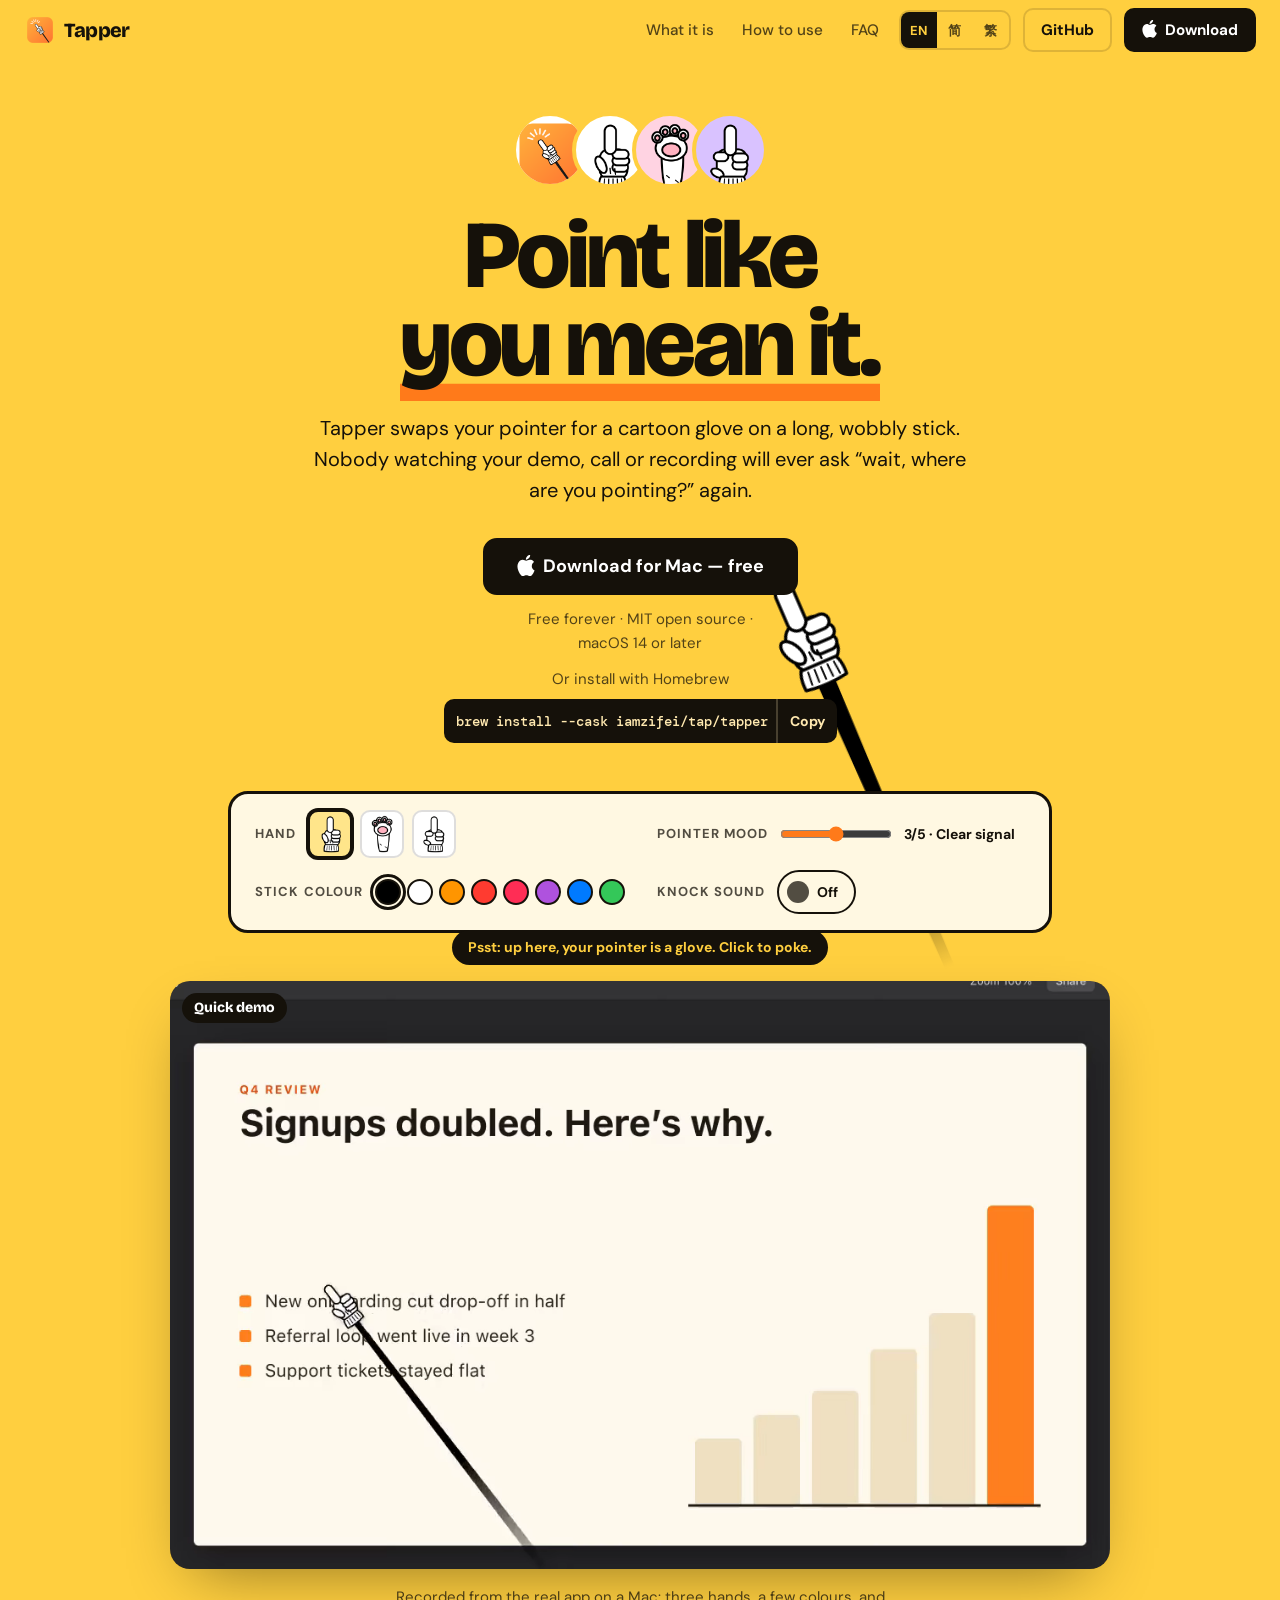
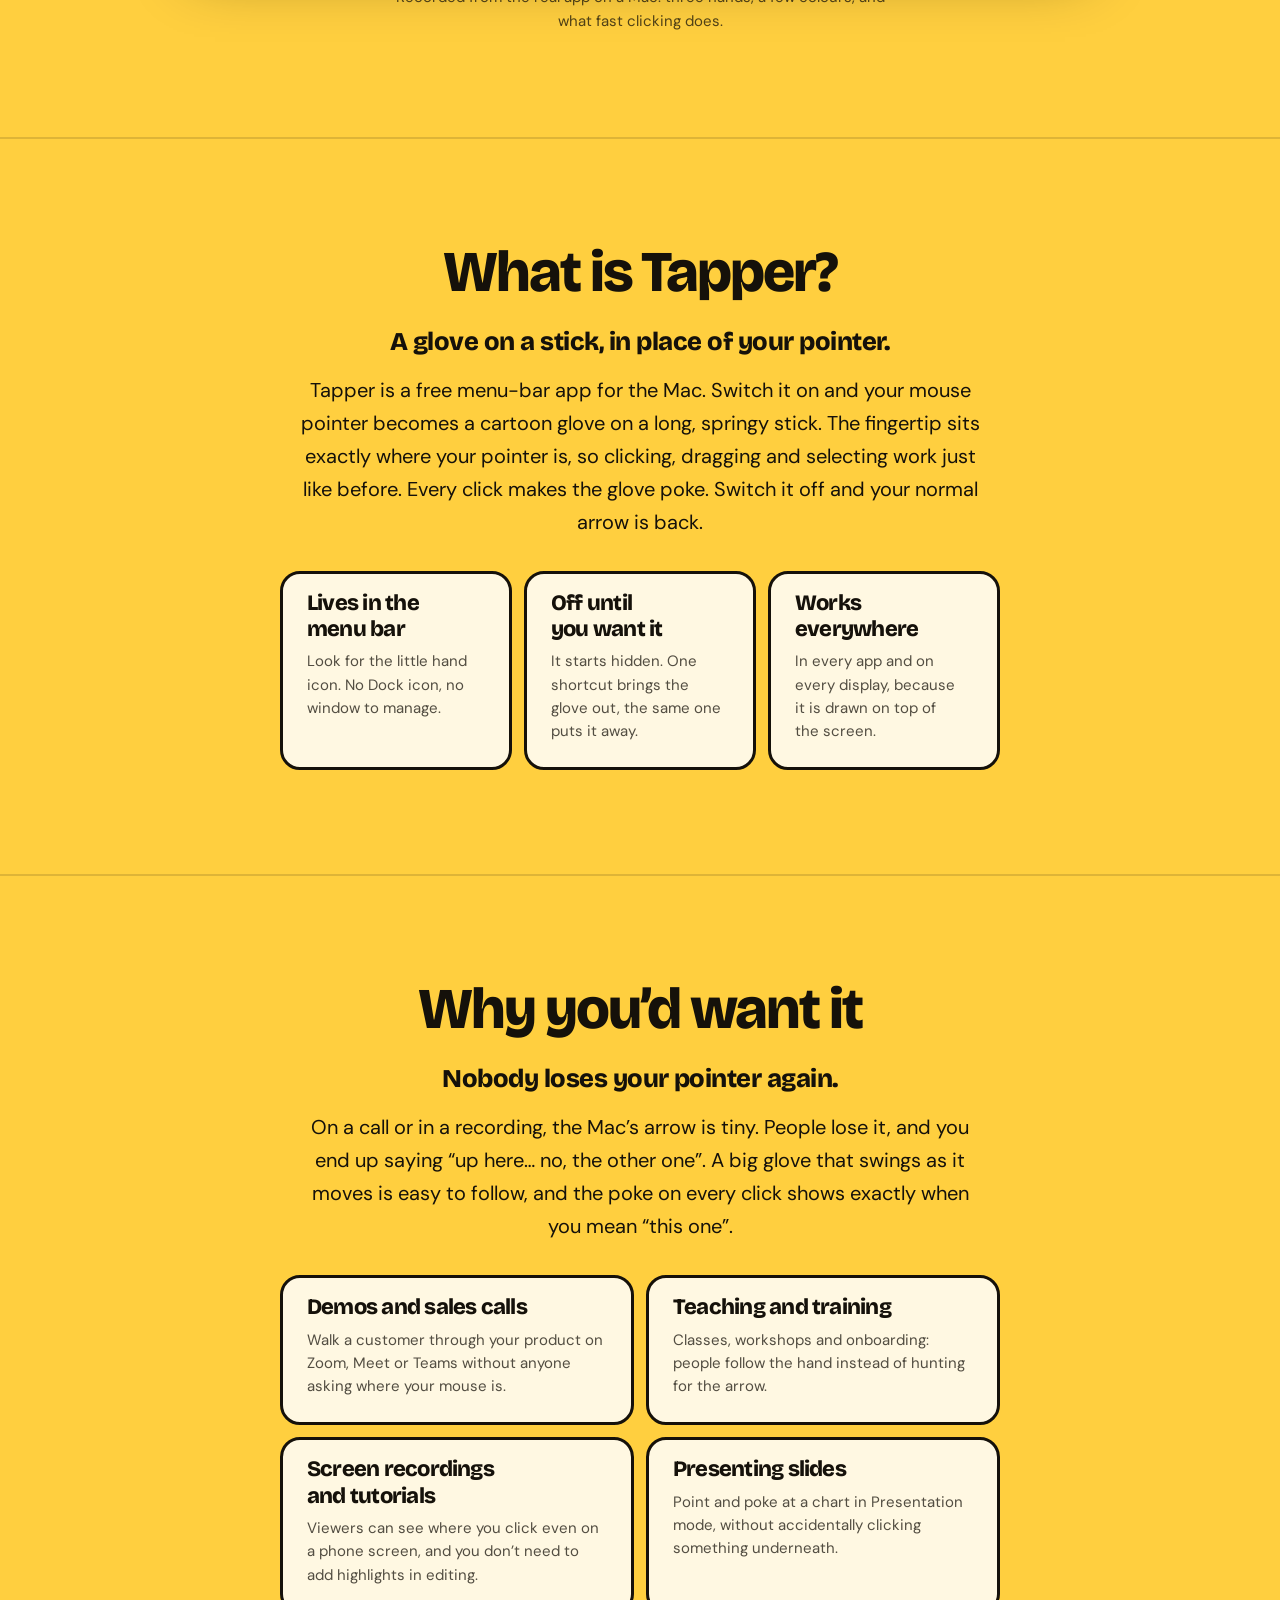
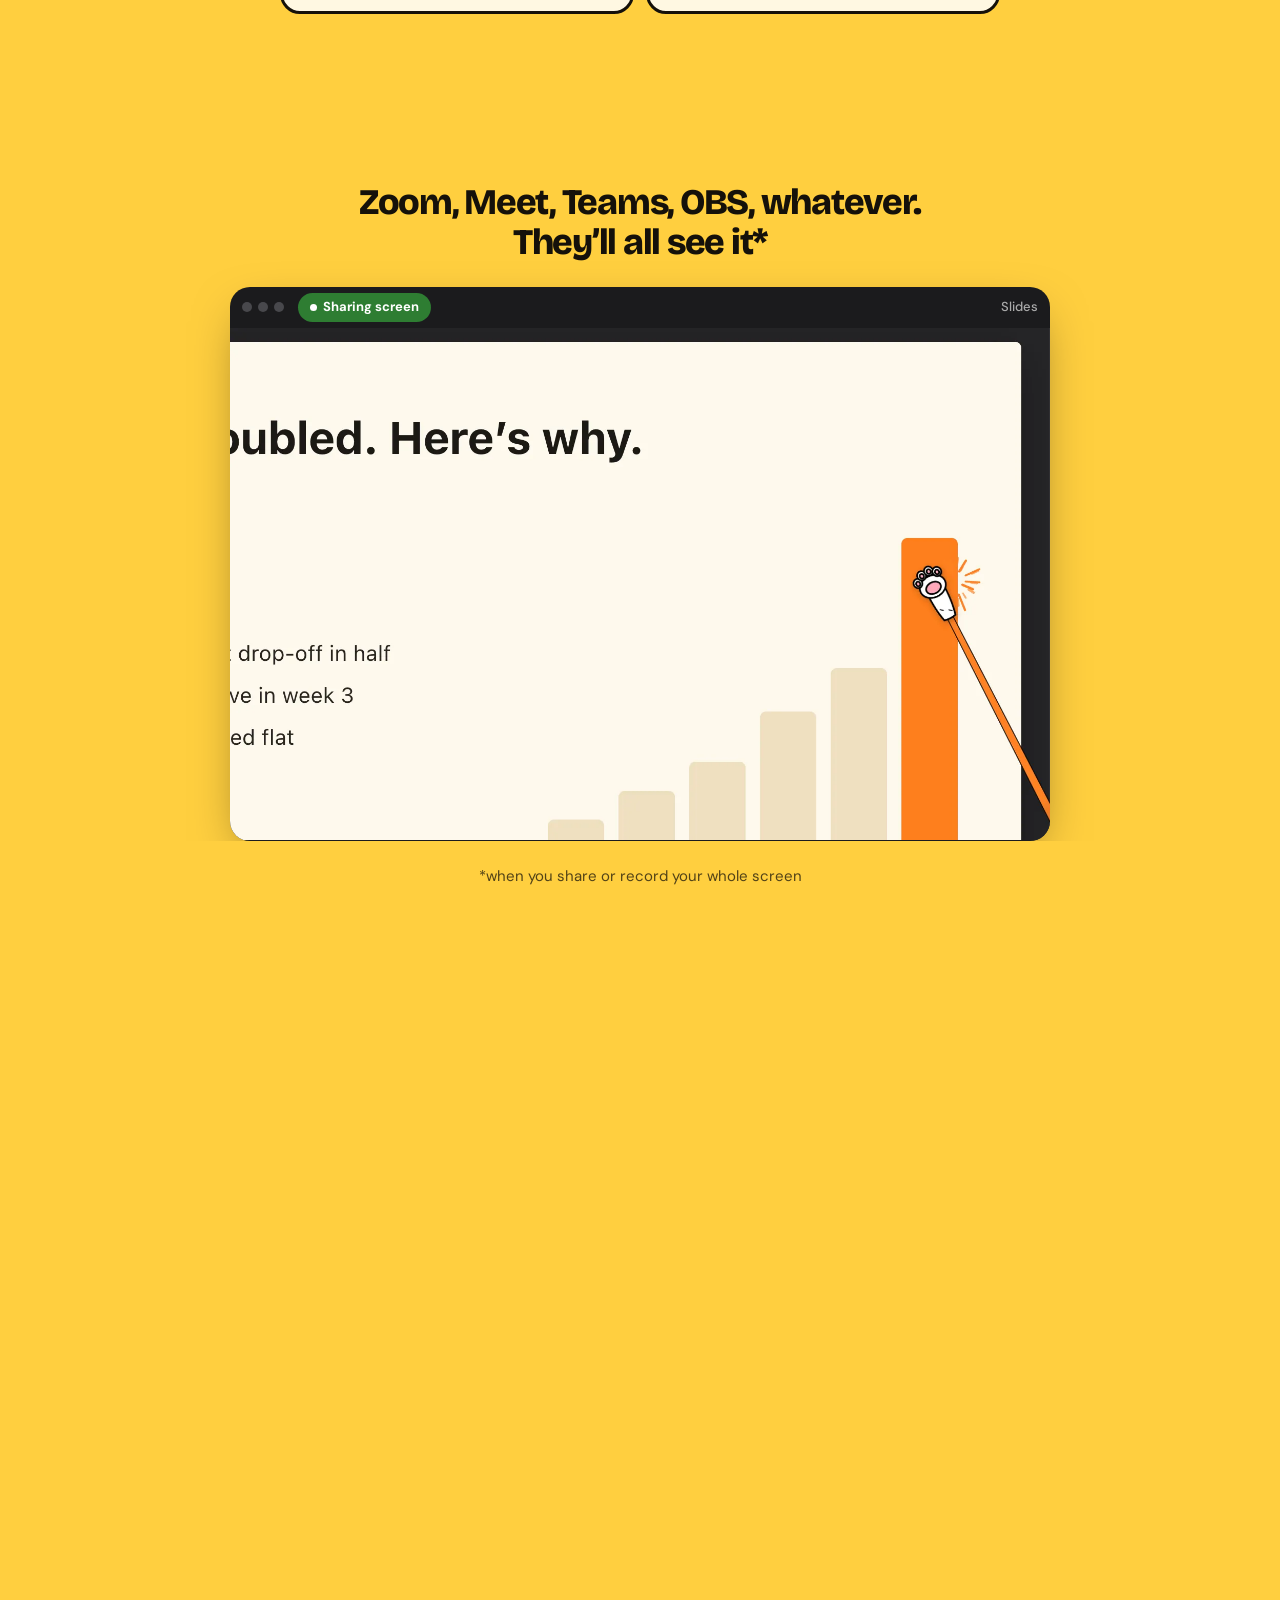
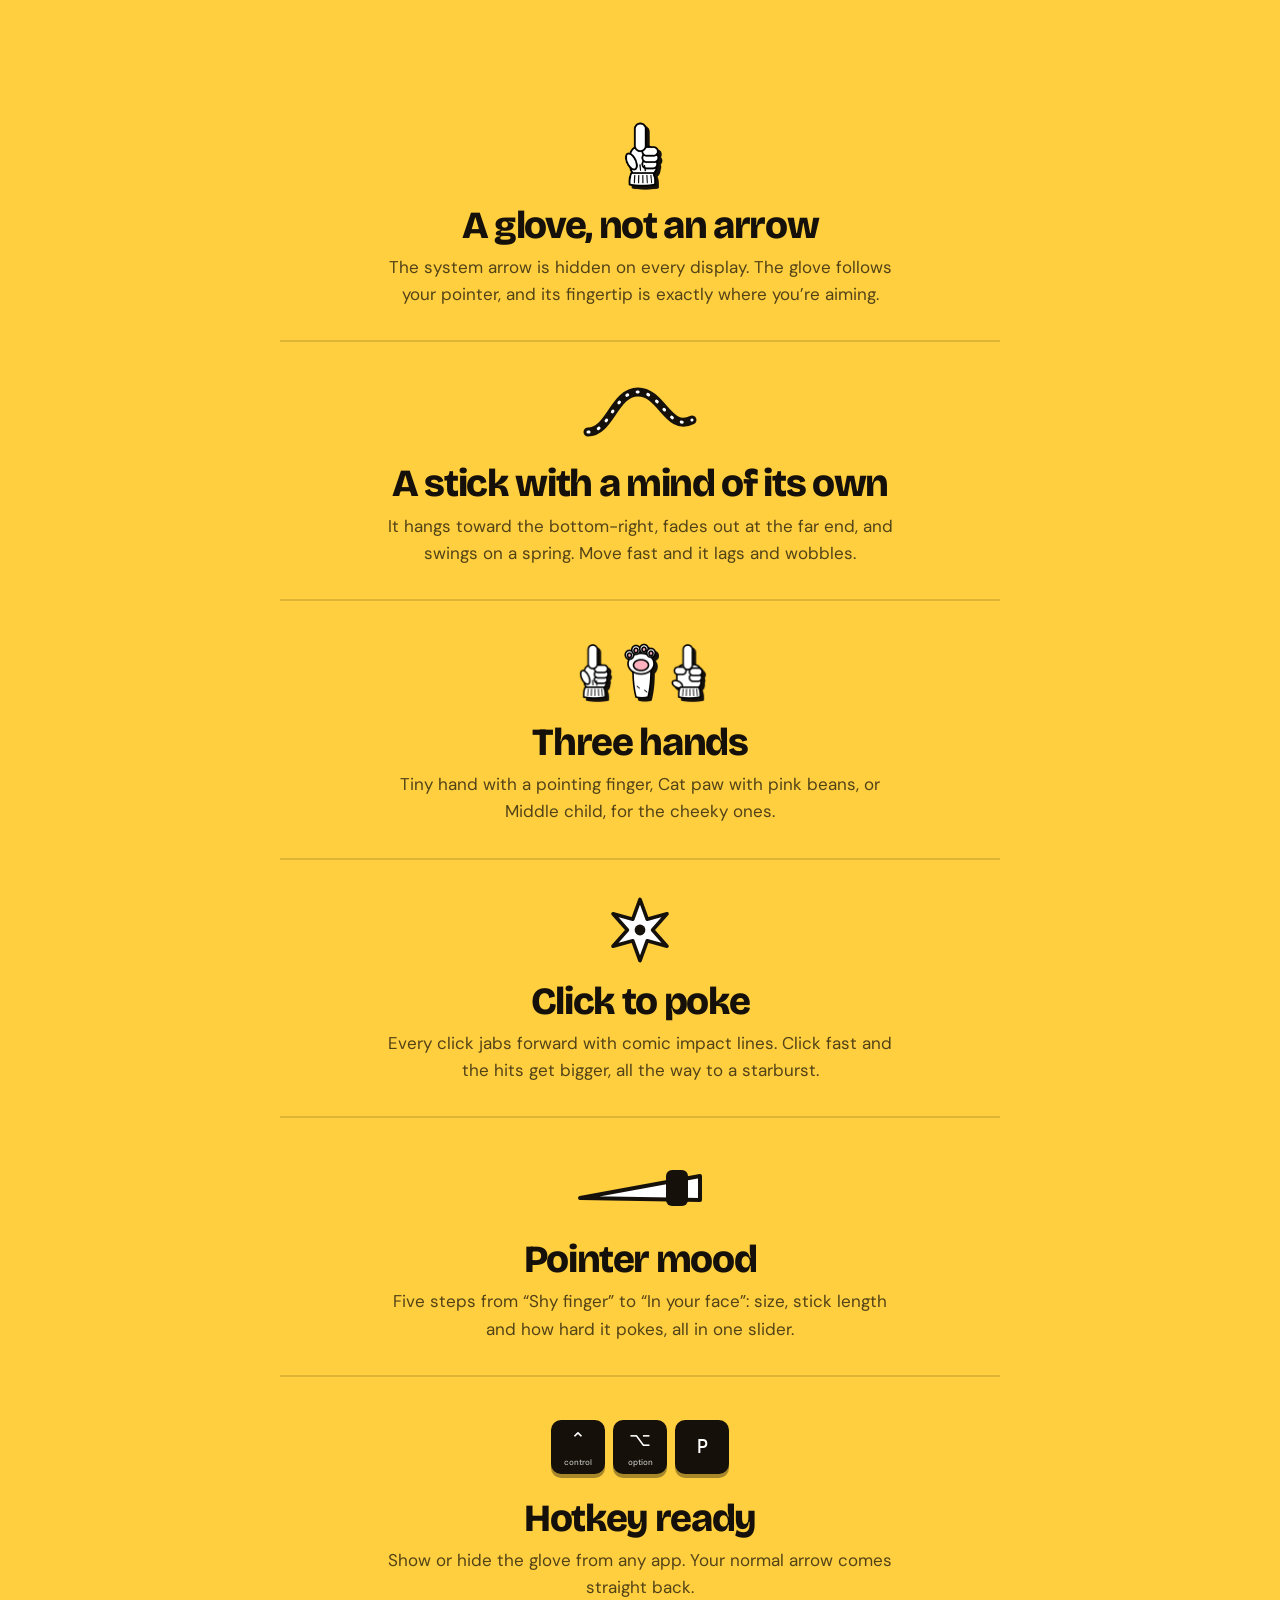
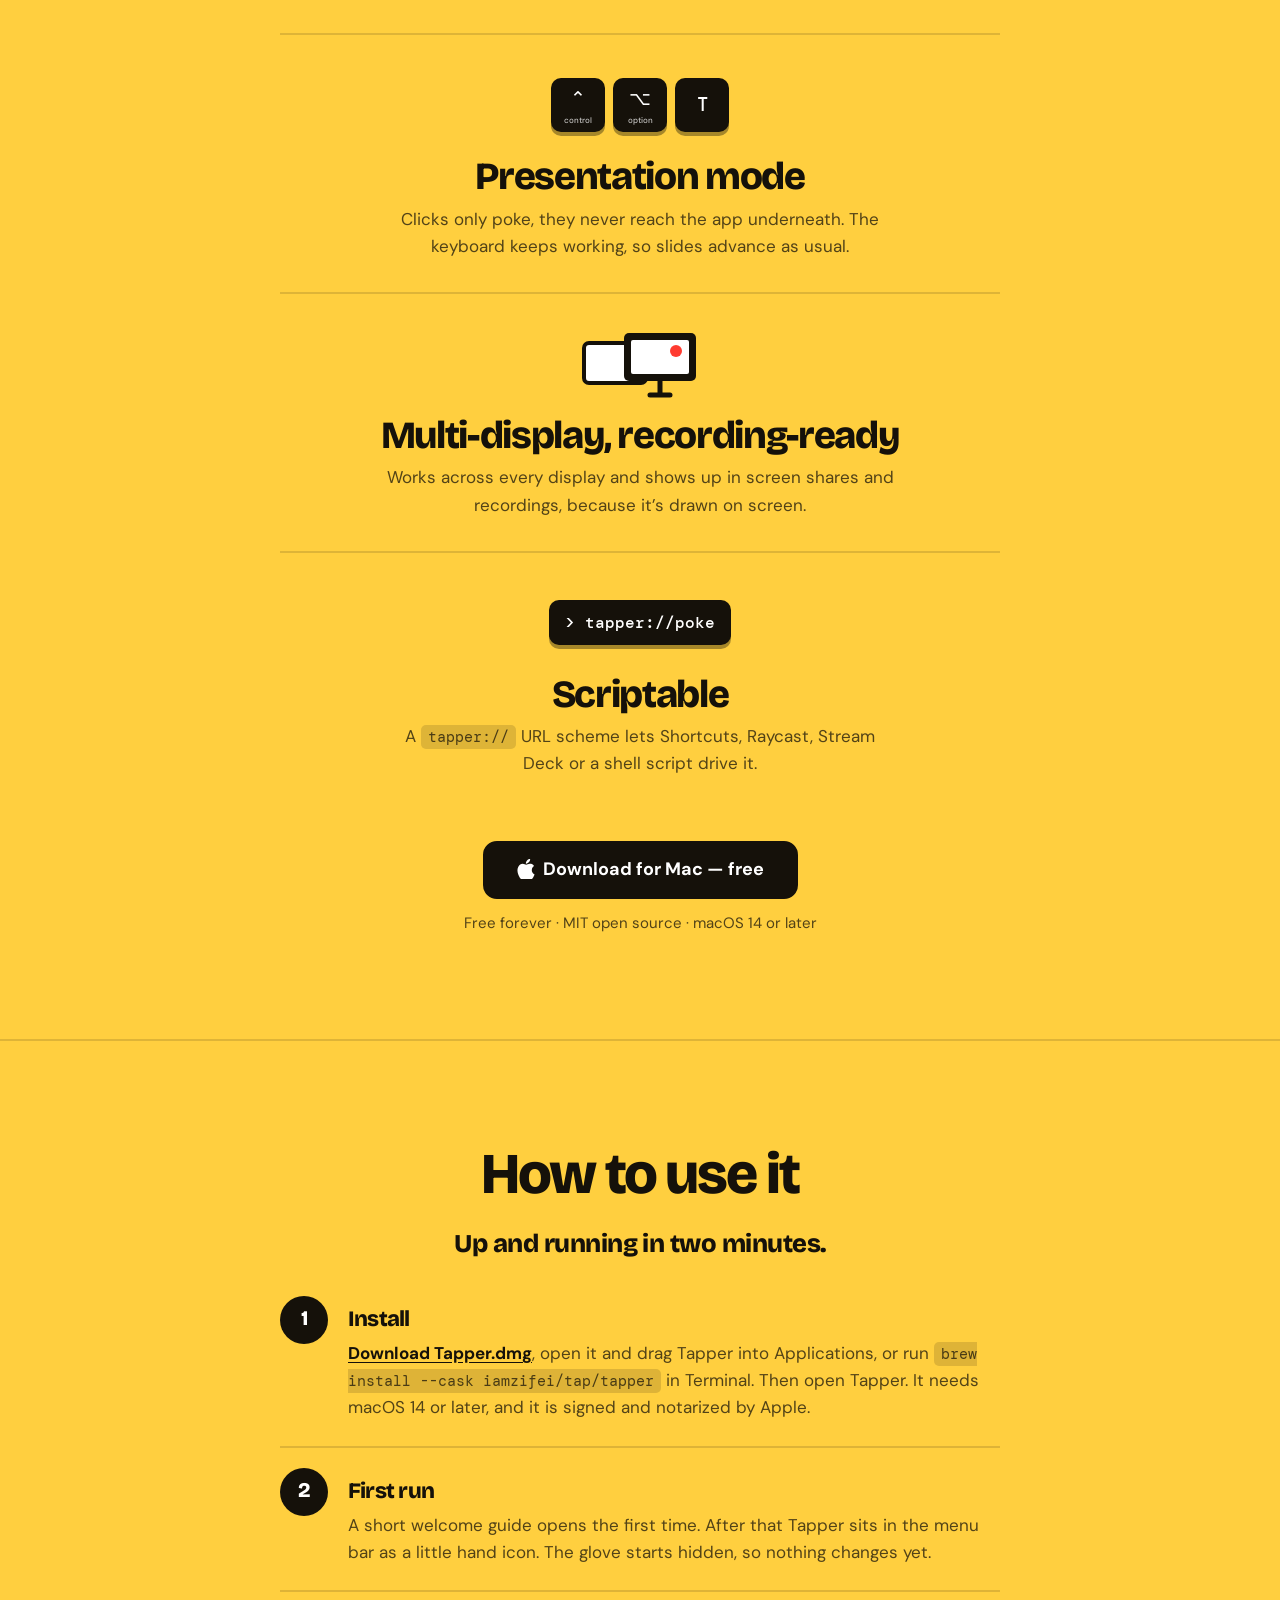
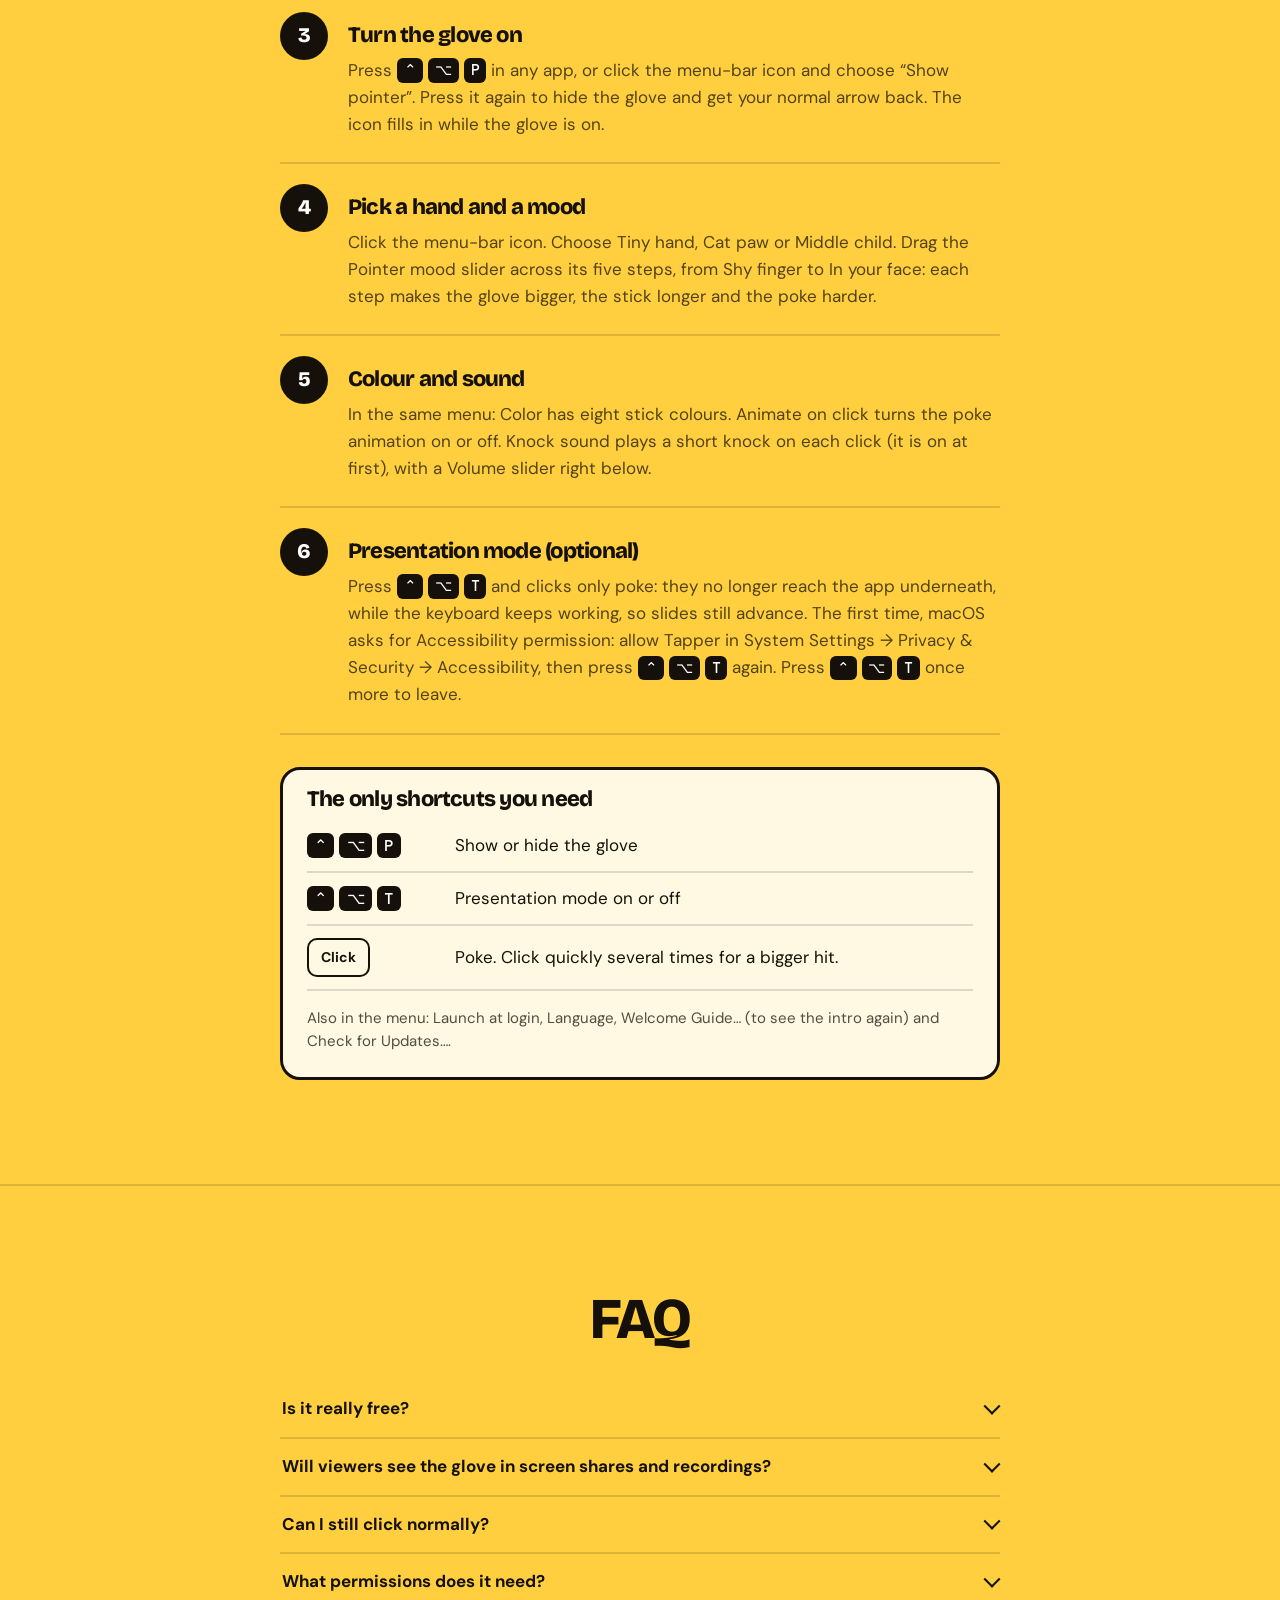
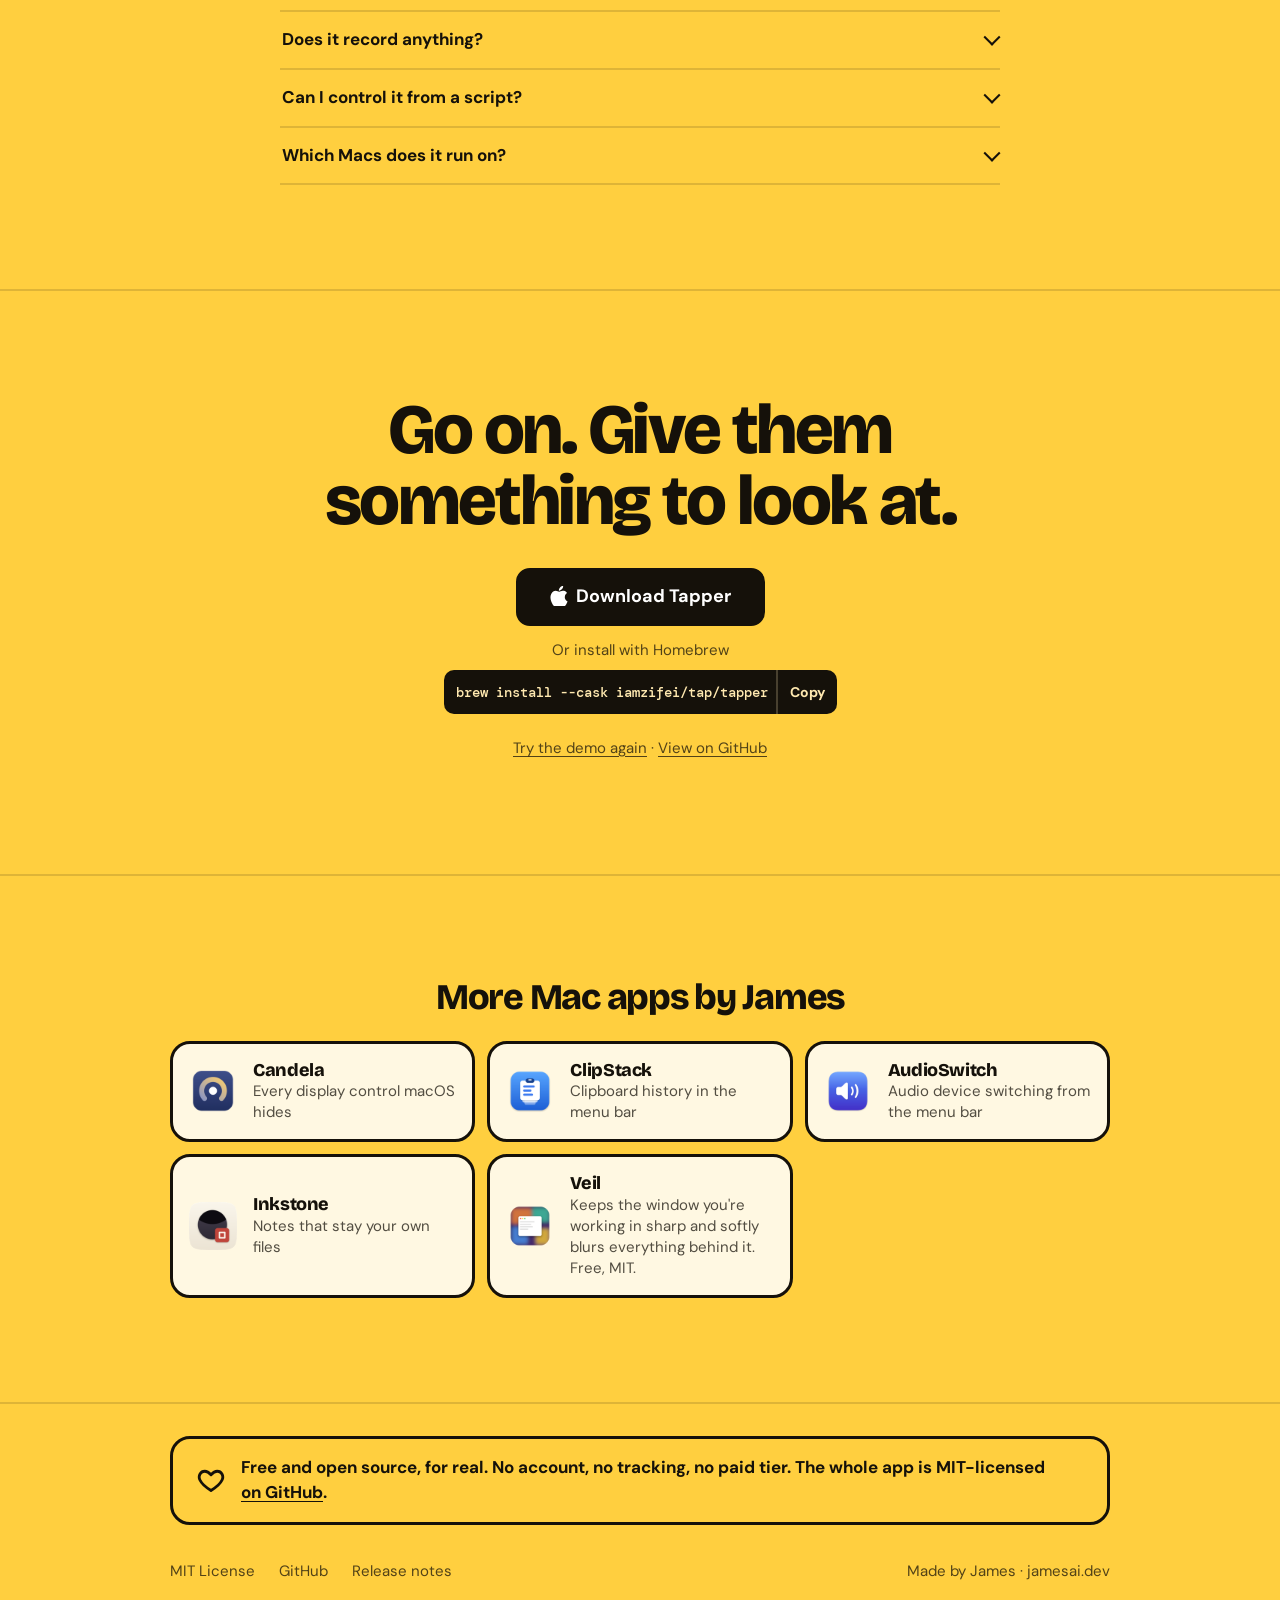
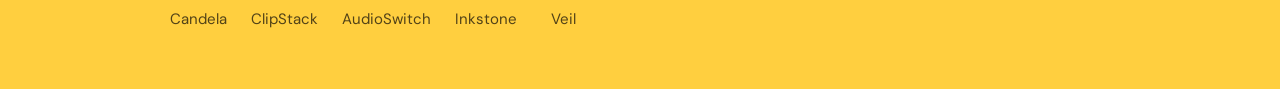
<file: tapper/index.html>
<!doctype html>
<html lang="en">
<head>
<meta charset="utf-8">
<meta name="viewport" content="width=device-width, initial-scale=1, viewport-fit=cover">
<script>document.documentElement.classList.add('js')</script>
<title>Tapper — Mac Cursor Highlighter for Demos & Recordings</title>
<meta name="description" content="Tapper is a free, open-source Mac menu-bar app that turns your pointer into a cartoon glove on a stick, so no one loses your cursor in demos or recordings.">
<meta name="keywords" content="cursor highlighter Mac, highlight mouse pointer, big cursor for screen recording, presentation pointer, macOS">
<meta name="author" content="James">
<link rel="canonical" href="https://jamesai.dev/tapper/">
<!-- Languages are switched with ?lang= (see i18n.js); x-default lets the browser pick. -->
<link rel="alternate" hreflang="en" href="https://jamesai.dev/tapper/?lang=en">
<link rel="alternate" hreflang="zh-Hans" href="https://jamesai.dev/tapper/?lang=zh-Hans">
<link rel="alternate" hreflang="zh-Hant" href="https://jamesai.dev/tapper/?lang=zh-Hant">
<link rel="alternate" hreflang="x-default" href="https://jamesai.dev/tapper/">
<link rel="icon" type="image/png" href="assets/icon.png">
<link rel="apple-touch-icon" href="assets/icon.png">
<meta name="theme-color" content="#FFCF3F" media="(prefers-color-scheme: light)">
<meta name="theme-color" content="#16130C" media="(prefers-color-scheme: dark)">

<meta property="og:type" content="website">
<meta property="og:site_name" content="Tapper">
<meta property="og:title" content="Tapper — Mac Cursor Highlighter for Demos & Recordings">
<meta property="og:description" content="A cartoon glove on a long stick replaces your Mac pointer. Free, open source, made for demos and screen shares.">
<meta property="og:url" content="https://jamesai.dev/tapper/">
<meta property="og:image" content="https://jamesai.dev/tapper/assets/og.jpg">
<meta property="og:image:width" content="1200">
<meta property="og:image:height" content="630">
<meta property="og:image:alt" content="Tapper's pointing glove on a long stick pokes the tallest bar of a chart in a slide">
<meta name="twitter:card" content="summary_large_image">
<meta name="twitter:creator" content="@JamesAI">
<meta name="twitter:title" content="Tapper — Mac Cursor Highlighter for Demos & Recordings">
<meta name="twitter:description" content="A cartoon glove on a long stick replaces your Mac pointer. Free, open source, made for demos and screen shares.">
<meta name="twitter:image" content="https://jamesai.dev/tapper/assets/og.jpg">

<script type="application/ld+json">
{
  "@context": "https://schema.org",
  "@graph": [
    {
      "@type": "SoftwareApplication",
      "@id": "https://jamesai.dev/tapper/#app",
      "name": "Tapper",
      "alternateName": "敲黑板",
      "description": "Free, open-source macOS menu-bar app that replaces the mouse pointer with a cartoon glove on a long, springy stick, so viewers can follow your cursor in demos, screen shares and recordings.",
      "url": "https://jamesai.dev/tapper/",
      "image": "https://jamesai.dev/tapper/assets/og.jpg",
      "screenshot": "https://jamesai.dev/tapper/assets/poster.jpg",
      "applicationCategory": "UtilitiesApplication",
      "applicationSubCategory": "Presentation",
      "operatingSystem": "macOS 14.0 or later",
      "processorRequirements": "Apple silicon or Intel (universal binary)",
      "softwareVersion": "1.1.0",
      "fileSize": "2.6 MB",
      "downloadUrl": "https://github.com/iamzifei/tapper/releases/latest/download/Tapper.dmg",
      "installUrl": "https://github.com/iamzifei/tapper/releases/latest/download/Tapper.dmg",
      "releaseNotes": "https://github.com/iamzifei/tapper/releases",
      "license": "https://opensource.org/licenses/MIT",
      "isAccessibleForFree": true,
      "inLanguage": ["en", "zh-Hans", "zh-Hant"],
      "featureList": [
        "Replaces the system pointer with a cartoon glove on a springy stick, on every display",
        "Three hands: Tiny hand, Cat paw, Middle child; eight stick colours",
        "Every click pokes with comic impact lines; optional knock sound",
        "Pointer mood slider with five steps of size, stick length and poke strength",
        "Control-Option-P shows or hides the glove; Control-Option-T toggles Presentation mode",
        "tapper:// URL scheme for Shortcuts, Raycast, Stream Deck and shell scripts",
        "Install with Homebrew: brew install --cask iamzifei/tap/tapper"
      ],
      "offers": { "@type": "Offer", "price": "0", "priceCurrency": "USD" },
      "author": { "@type": "Person", "name": "James", "url": "https://jamesai.dev/", "sameAs": ["https://github.com/iamzifei", "https://x.com/JamesAI"] }
    },
    {
      "@type": "BreadcrumbList",
      "itemListElement": [
        { "@type": "ListItem", "position": 1, "name": "James AI", "item": "https://jamesai.dev/" },
        { "@type": "ListItem", "position": 2, "name": "Tapper", "item": "https://jamesai.dev/tapper/" }
      ]
    },
    {
      "@type": "FAQPage",
      "mainEntity": [
        { "@type": "Question", "name": "Is it really free?", "acceptedAnswer": { "@type": "Answer", "text": "Yes. Tapper is open source under the MIT licence: free to download, use, share and modify. The code is on GitHub." } },
        { "@type": "Question", "name": "Will viewers see the glove in screen shares and recordings?", "acceptedAnswer": { "@type": "Answer", "text": "Yes, when you share or record your whole screen. The glove is drawn on screen, so it appears there across all your displays. If you share a single window, the glove sits above that window and is not part of it." } },
        { "@type": "Question", "name": "Can I still click normally?", "acceptedAnswer": { "@type": "Answer", "text": "Yes. Only the look changes: clicks, drags and selections land exactly where the fingertip is. If you want clicks to only poke, turn on Presentation mode with Control-Option-T." } },
        { "@type": "Question", "name": "What permissions does it need?", "acceptedAnswer": { "@type": "Answer", "text": "Presentation mode needs Accessibility permission, because that is how macOS lets an app stop clicks from reaching other apps. macOS asks the first time you turn it on. If you never use Presentation mode, you never need to grant it." } },
        { "@type": "Question", "name": "Does it record anything?", "acceptedAnswer": { "@type": "Answer", "text": "No. Tapper draws a glove and reacts to your clicks so it can poke. It doesn’t record your screen, your keystrokes or what you click on. It’s open source, so you can read exactly what it does." } },
        { "@type": "Question", "name": "Can I control it from a script?", "acceptedAnswer": { "@type": "Answer", "text": "Yes. Tapper answers to tapper:// links, so Shortcuts, Raycast, Stream Deck, a shell script or a link in your slide notes can drive it." } },
        { "@type": "Question", "name": "Which Macs does it run on?", "acceptedAnswer": { "@type": "Answer", "text": "Any Mac running macOS 14 or later. It’s a native Swift app and a universal binary, so it runs natively on both Apple silicon and Intel." } }
      ]
    }
  ]
}
</script>

<link rel="preconnect" href="https://fonts.googleapis.com">
<link rel="preconnect" href="https://fonts.gstatic.com" crossorigin>
<link href="https://fonts.googleapis.com/css2?family=Bricolage+Grotesque:opsz,wght@12..96,700;12..96,800&family=DM+Mono:wght@500&family=DM+Sans:opsz,wght@9..40,400;9..40,500;9..40,700&display=swap" rel="stylesheet">
<link rel="stylesheet" href="site.css">
</head>
<body>
<a class="skip" href="#main" data-i18n="skip">Skip to content</a>

<!-- Sticky header: transparent over the hero, gets a solid fill and a thick rule once you scroll. -->
<header class="site-header" id="siteHeader">
  <div class="bar">
    <a class="brand" href="#top" aria-label="Tapper home" data-i18n-attr="aria-label:brand.aria"><img src="assets/icon.png" alt="" width="32" height="32"><span data-i18n="brand">Tapper</span></a>
    <nav class="nav" aria-label="Main" data-i18n-attr="aria-label:nav.aria">
      <a class="nav-link" href="#what" data-i18n="nav.what">What it is</a>
      <a class="nav-link" href="#how" data-i18n="nav.how">How to use</a>
      <a class="nav-link" href="#faq" data-i18n="nav.faq">FAQ</a>
      <div class="lang" role="group" aria-label="Language" data-i18n-attr="aria-label:lang.aria">
        <button type="button" data-lang="en" lang="en" aria-pressed="true" title="English">EN</button>
        <button type="button" data-lang="zh-Hans" lang="zh-Hans" aria-pressed="false" title="简体中文">简</button>
        <button type="button" data-lang="zh-Hant" lang="zh-Hant" aria-pressed="false" title="繁體中文">繁</button>
      </div>
      <a class="btn btn--line nav-gh" href="https://github.com/iamzifei/tapper" data-i18n="nav.github">GitHub</a>
      <a class="btn nav-dl" href="https://github.com/iamzifei/tapper/releases/latest/download/Tapper.dmg"><svg class="apple" viewBox="0 0 17 20" aria-hidden="true"><path fill="currentColor" d="M14.1 10.6c0-2.6 2.1-3.8 2.2-3.9-1.2-1.8-3.1-2-3.7-2-1.6-.2-3.1.9-3.9.9-.8 0-2-.9-3.4-.9C3.6 4.8 2 5.8 1.1 7.4c-1.8 3.1-.5 7.8 1.3 10.4.9 1.3 1.9 2.7 3.2 2.6 1.3-.1 1.8-.8 3.3-.8 1.6 0 2 .8 3.4.8 1.4 0 2.3-1.3 3.1-2.6 1-1.5 1.4-2.9 1.4-3-.1 0-2.7-1-2.7-4.2zM11.5 3c.7-.9 1.2-2 1-3.2-1 .1-2.3.7-3 1.6-.7.8-1.2 2-1.1 3.1 1.2.1 2.3-.6 3.1-1.5z"/></svg><span data-i18n="nav.download">Download</span></a>
    </nav>
  </div>
</header>

<main id="main">
  <!-- ============ HERO: the whole hero is the live demo. The glove replaces your pointer here. ============ -->
  <section class="hero stage" id="stage" aria-label="Interactive demo: inside this area your pointer becomes the Tapper glove. Click to poke." data-i18n-attr="aria-label:stage.aria">
    <div class="hero-inner" id="top">
      <div class="faces" aria-hidden="true" data-impeccable-ignore="bounce-easing">
        <span class="face f-icon"><img src="assets/icon.png" alt="" width="76" height="76"></span>
        <span class="face f-tiny"><img src="assets/glove-tiny.png" alt="" width="76" height="112"></span>
        <span class="face f-paw"><img src="assets/glove-paw.png" alt="" width="76" height="112"></span>
        <span class="face f-mid"><img src="assets/glove-middle.png" alt="" width="76" height="112"></span>
      </div>
      <h1 data-i18n-html="hero.h1">Point like <span class="hl">you mean it.</span></h1>
      <p class="lede" data-i18n="hero.lede">Tapper swaps your pointer for a cartoon glove on a long, wobbly stick. Nobody watching your demo, call or recording will ever ask “wait, where are you pointing?” again.</p>
      <div class="cta">
        <a class="btn btn--big" id="heroDl" href="https://github.com/iamzifei/tapper/releases/latest/download/Tapper.dmg" data-park><svg class="apple" viewBox="0 0 17 20" aria-hidden="true"><path fill="currentColor" d="M14.1 10.6c0-2.6 2.1-3.8 2.2-3.9-1.2-1.8-3.1-2-3.7-2-1.6-.2-3.1.9-3.9.9-.8 0-2-.9-3.4-.9C3.6 4.8 2 5.8 1.1 7.4c-1.8 3.1-.5 7.8 1.3 10.4.9 1.3 1.9 2.7 3.2 2.6 1.3-.1 1.8-.8 3.3-.8 1.6 0 2 .8 3.4.8 1.4 0 2.3-1.3 3.1-2.6 1-1.5 1.4-2.9 1.4-3-.1 0-2.7-1-2.7-4.2zM11.5 3c.7-.9 1.2-2 1-3.2-1 .1-2.3.7-3 1.6-.7.8-1.2 2-1.1 3.1 1.2.1 2.3-.6 3.1-1.5z"/></svg><span data-i18n="cta.free">Download for Mac — free</span></a>
        <p class="fine" data-i18n-html="hero.fine"><span class="nw">Free forever</span> · <span class="nw">MIT open source</span> · <span class="nw">macOS 14 or later</span></p>
        <div class="brew">
          <span class="brew-label" data-i18n="brew.label">Or install with Homebrew</span>
          <span class="brew-box"><code translate="no">brew install --cask iamzifei/tap/tapper</code><button type="button" class="brew-copy" data-copy="brew install --cask iamzifei/tap/tapper" aria-live="polite" data-i18n="brew.copy">Copy</button></span>
        </div>
      </div>

      <!-- Controls for the hero glove -->
      <div class="dock" role="group" aria-label="Glove settings" data-i18n-attr="aria-label:dock.aria">
        <div class="dock-group">
          <span class="dock-lbl" data-i18n="ctl.hand">Hand</span>
          <div class="styles" id="styles" role="radiogroup" aria-label="Hand style" data-i18n-attr="aria-label:ctl.hand.aria">
            <button type="button" class="style-btn" role="radio" aria-checked="true" data-style="tiny" title="Pointing index finger" data-i18n-attr="title:style.tiny.title;aria-label:style.tiny.title"><img src="assets/glove-tiny.png" alt="" width="27" height="40"></button>
            <button type="button" class="style-btn" role="radio" aria-checked="false" data-style="paw" title="Cat paw with pink beans" data-i18n-attr="title:style.paw.title;aria-label:style.paw.title"><img src="assets/glove-paw.png" alt="" width="27" height="40"></button>
            <button type="button" class="style-btn" role="radio" aria-checked="false" data-style="middle" title="Cheeky middle finger" data-i18n-attr="title:style.middle.title;aria-label:style.middle.title"><img src="assets/glove-middle.png" alt="" width="27" height="40"></button>
          </div>
        </div>
        <div class="dock-group mood">
          <label class="dock-lbl" for="mood" data-i18n="ctl.mood">Pointer mood</label>
          <div class="mood-wrap">
            <input type="range" id="mood" min="1" max="5" step="1" value="3" aria-describedby="moodOut">
            <output id="moodOut" for="mood" aria-live="polite">3/5 · Clear signal</output>
          </div>
        </div>
        <div class="dock-group color">
          <span class="dock-lbl" data-i18n="ctl.color">Stick colour</span>
          <div class="swatches" id="swatches" role="radiogroup" aria-label="Stick colour" data-i18n-attr="aria-label:ctl.color.aria">
            <button type="button" class="sw" role="radio" aria-checked="true"  data-color="0" aria-label="Black"  title="Black"  data-i18n-attr="aria-label:color.0;title:color.0" style="--c:#000000"></button>
            <button type="button" class="sw" role="radio" aria-checked="false" data-color="1" aria-label="White"  title="White"  data-i18n-attr="aria-label:color.1;title:color.1" style="--c:#FFFFFF"></button>
            <button type="button" class="sw" role="radio" aria-checked="false" data-color="2" aria-label="Orange" title="Orange" data-i18n-attr="aria-label:color.2;title:color.2" style="--c:#FF9500"></button>
            <button type="button" class="sw" role="radio" aria-checked="false" data-color="3" aria-label="Red"    title="Red"    data-i18n-attr="aria-label:color.3;title:color.3" style="--c:#FF3B30"></button>
            <button type="button" class="sw" role="radio" aria-checked="false" data-color="4" aria-label="Pink"   title="Pink"   data-i18n-attr="aria-label:color.4;title:color.4" style="--c:#FF2D55"></button>
            <button type="button" class="sw" role="radio" aria-checked="false" data-color="5" aria-label="Purple" title="Purple" data-i18n-attr="aria-label:color.5;title:color.5" style="--c:#AF52DE"></button>
            <button type="button" class="sw" role="radio" aria-checked="false" data-color="6" aria-label="Blue"   title="Blue"   data-i18n-attr="aria-label:color.6;title:color.6" style="--c:#007AFF"></button>
            <button type="button" class="sw" role="radio" aria-checked="false" data-color="7" aria-label="Green"  title="Green"  data-i18n-attr="aria-label:color.7;title:color.7" style="--c:#34C759"></button>
          </div>
        </div>
        <div class="dock-group">
          <span class="dock-lbl" data-i18n="ctl.sound">Knock sound</span>
          <button type="button" class="toggle" id="sound" aria-pressed="false"><span class="knob" aria-hidden="true"></span><span class="vh" data-i18n="sound.label">Sound:</span><span class="state">Off</span></button>
        </div>
      </div>
    </div>

    <div class="stage-layer bursts" id="bursts" aria-hidden="true"></div>
    <div class="rig" id="rig" aria-hidden="true">
      <svg class="stick" id="stickSvg" xmlns="http://www.w3.org/2000/svg"></svg>
      <img id="gloveImg" src="assets/glove-tiny.png" alt="" width="80" height="118" draggable="false">
    </div>
    <p class="hint" id="hint"><span class="mouse" data-i18n="hint.mouse">Psst: up here, your pointer is a glove. Click to poke.</span><span class="touch" data-i18n="hint.touch">Tap anywhere up here to poke.</span></p>
  </section>

  <!-- ============ QUICK DEMO (real recording) ============ -->
  <section class="demo" aria-labelledby="demo-h">
    <div class="wrap-wide">
      <div class="demo-card">
        <video poster="assets/poster.jpg" autoplay muted loop playsinline preload="metadata" width="1110" height="694" aria-label="Screen recording of Tapper on macOS: the glove follows the pointer and pokes on click" data-i18n-attr="aria-label:video.aria">
          <source src="assets/tapper-demo.webm" type="video/webm">
          <source src="assets/tapper-demo.mp4" type="video/mp4">
        </video>
        <span class="demo-tag" id="demo-h" data-i18n="demo.tag">Quick demo</span>
      </div>
      <p class="demo-cap" data-i18n="demo.cap">Recorded from the real app on a Mac: three hands, a few colours, and what fast clicking does.</p>
    </div>
  </section>


  <!-- ============ 01 WHAT IT IS ============ -->
  <section class="section explain" id="what" aria-labelledby="what-h">
    <div class="wrap">
      <h2 id="what-h" data-i18n="what.h2">What is Tapper?</h2>
      <p class="sub" data-i18n="what.sub">A glove on a stick, in place of your pointer.</p>
      <p class="big-p" data-i18n="what.p">Tapper is a free menu-bar app for the Mac. Switch it on and your mouse pointer becomes a cartoon glove on a long, springy stick. The fingertip sits exactly where your pointer is, so clicking, dragging and selecting work just like before. Every click makes the glove poke. Switch it off and your normal arrow is back.</p>
      <ul class="facts">
        <li class="card"><h3 data-i18n="what.f1.t">Lives in the menu bar</h3><p data-i18n="what.f1.p">Look for the little hand icon. No Dock icon, no window to manage.</p></li>
        <li class="card"><h3 data-i18n="what.f2.t">Off until you want it</h3><p data-i18n="what.f2.p">It starts hidden. One shortcut brings the glove out, the same one puts it away.</p></li>
        <li class="card"><h3 data-i18n="what.f3.t">Works everywhere</h3><p data-i18n="what.f3.p">In every app and on every display, because it is drawn on top of the screen.</p></li>
      </ul>
    </div>
  </section>

  <!-- ============ 02 WHY / WHO ============ -->
  <section class="section explain" id="why" aria-labelledby="why-h">
    <div class="wrap">
      <h2 id="why-h" data-i18n="why.h2">Why you’d want it</h2>
      <p class="sub" data-i18n="why.sub">Nobody loses your pointer again.</p>
      <p class="big-p" data-i18n="why.p">On a call or in a recording, the Mac’s arrow is tiny. People lose it, and you end up saying “up here… no, the other one”. A big glove that swings as it moves is easy to follow, and the poke on every click shows exactly when you mean “this one”.</p>
      <div class="uses">
        <article class="card"><h3 data-i18n="why.u1.t">Demos and sales calls</h3><p data-i18n="why.u1.p">Walk a customer through your product on Zoom, Meet or Teams without anyone asking where your mouse is.</p></article>
        <article class="card"><h3 data-i18n="why.u2.t">Teaching and training</h3><p data-i18n="why.u2.p">Classes, workshops and onboarding: people follow the hand instead of hunting for the arrow.</p></article>
        <article class="card"><h3 data-i18n="why.u3.t">Screen recordings and tutorials</h3><p data-i18n="why.u3.p">Viewers can see where you click even on a phone screen, and you don’t need to add highlights in editing.</p></article>
        <article class="card"><h3 data-i18n="why.u4.t">Presenting slides</h3><p data-i18n="why.u4.p">Point and poke at a chart in Presentation mode, without accidentally clicking something underneath.</p></article>
      </div>
    </div>
  </section>

  <!-- ============ WORKS EVERYWHERE: sticky stack of real captures ============ -->
  <section class="where" id="where" aria-labelledby="where-h">
    <div class="where-track" id="whereTrack">
      <div class="where-sticky">
        <h2 id="where-h" data-i18n-html="where.h2">Zoom, Meet, Teams, OBS, whatever.<br>They’ll all see it*</h2>
        <div class="where-stack" id="whereStack">
          <figure class="shot"><div class="shot-bar"><i></i><i></i><i></i><span class="rec" data-i18n="where.share">Sharing screen</span><span class="app" data-i18n="where.l1">Slides</span></div><img src="assets/where-slides.webp" width="1600" height="1000" alt="The cat-paw glove on an orange stick pokes the tallest bar of a chart in a slide deck" data-i18n-attr="alt:where.a1" loading="lazy"></figure>
          <figure class="shot"><div class="shot-bar"><i></i><i></i><i></i><span class="rec" data-i18n="where.share">Sharing screen</span><span class="app" data-i18n="where.l2">Spreadsheets</span></div><img src="assets/where-sheet.webp" width="1600" height="1000" alt="The pointing glove on a blue stick pokes a +38% cell in a spreadsheet" data-i18n-attr="alt:where.a2" loading="lazy"></figure>
          <figure class="shot"><div class="shot-bar"><i></i><i></i><i></i><span class="rec" data-i18n="where.share">Sharing screen</span><span class="app" data-i18n="where.l3">Code reviews</span></div><img src="assets/where-code.webp" width="1600" height="1000" alt="The middle-finger glove on a purple stick pokes a highlighted line of code" data-i18n-attr="alt:where.a3" loading="lazy"></figure>
          <figure class="shot"><div class="shot-bar"><i></i><i></i><i></i><span class="rec" data-i18n="where.share">Sharing screen</span><span class="app" data-i18n="where.l4">Whiteboards</span></div><img src="assets/where-board.webp" width="1600" height="1000" alt="The cat-paw glove on a pink stick pokes a sticky note that says Ship on Friday" data-i18n-attr="alt:where.a4" loading="lazy"></figure>
        </div>
        <p class="where-note" data-i18n="where.note">*when you share or record your whole screen</p>
      </div>
    </div>
  </section>

  <!-- ============ FEATURES: one centred column, a sticker per item ============ -->
  <section class="section features" id="features" aria-labelledby="feat-h">
    <div class="wrap">
      <h2 class="vh" id="feat-h" data-i18n="feat.h2">Impossible to miss. On purpose.</h2>
      <ul class="flist">
        <li class="reveal">
          <div class="ficon"><img src="assets/glove-tiny.png" alt="" width="46" height="68"></div>
          <h3 data-i18n="f1.t">A glove, not an arrow</h3>
          <p data-i18n="f1.p">The system arrow is hidden on every display. The glove follows your pointer, and its fingertip is exactly where you’re aiming.</p>
        </li>
        <li class="reveal">
          <div class="ficon"><svg viewBox="0 0 120 64" width="120" height="64" aria-hidden="true"><path d="M8 52 C30 52 34 12 58 12 S88 52 112 40" fill="none" stroke="var(--sticker-ink)" stroke-width="9" stroke-linecap="round"/><path d="M8 52 C30 52 34 12 58 12 S88 52 112 40" fill="none" stroke="var(--sticker-paper)" stroke-width="3" stroke-linecap="round" stroke-dasharray="1 10"/></svg></div>
          <h3 data-i18n="f2.t">A stick with a mind of its own</h3>
          <p data-i18n="f2.p">It hangs toward the bottom-right, fades out at the far end, and swings on a spring. Move fast and it lags and wobbles.</p>
        </li>
        <li class="reveal">
          <div class="ficon trio"><img src="assets/glove-tiny.png" alt="" width="38" height="56"><img src="assets/glove-paw.png" alt="" width="38" height="56"><img src="assets/glove-middle.png" alt="" width="38" height="56"></div>
          <h3 data-i18n="f3.t">Three hands</h3>
          <p data-i18n="f3.p">Tiny hand with a pointing finger, Cat paw with pink beans, or Middle child, for the cheeky ones.</p>
        </li>
        <li class="reveal">
          <div class="ficon"><svg viewBox="-40 -40 80 80" width="72" height="72" aria-hidden="true"><polygon points="0,-34 8,-12 30,-18 14,0 30,18 8,12 0,34 -8,12 -30,18 -14,0 -30,-18 -8,-12" fill="var(--sticker-paper)" stroke="var(--sticker-ink)" stroke-width="4" stroke-linejoin="round"/><circle r="6" fill="var(--sticker-ink)"/></svg></div>
          <h3 data-i18n="f4.t">Click to poke</h3>
          <p data-i18n="f4.p">Every click jabs forward with comic impact lines. Click fast and the hits get bigger, all the way to a starburst.</p>
        </li>
        <li class="reveal">
          <div class="ficon"><svg viewBox="0 0 132 40" width="132" height="40" aria-hidden="true"><path d="M6 30 L126 8 L126 32 Z" fill="var(--sticker-paper)" stroke="var(--sticker-ink)" stroke-width="4" stroke-linejoin="round"/><rect x="92" y="2" width="22" height="36" rx="6" fill="var(--sticker-ink)"/></svg></div>
          <h3 data-i18n="f5.t">Pointer mood</h3>
          <p data-i18n="f5.p">Five steps from “Shy finger” to “In your face”: size, stick length and how hard it pokes, all in one slider.</p>
        </li>
        <li class="reveal">
          <div class="ficon keys" aria-hidden="true" data-impeccable-ignore="hard-offset-shadow"><kbd translate="no">⌃<small>control</small></kbd><kbd translate="no">⌥<small>option</small></kbd><kbd translate="no">P</kbd></div>
          <h3 data-i18n="fk.t">Hotkey ready</h3>
          <p data-i18n="fk.p">Show or hide the glove from any app. Your normal arrow comes straight back.</p>
        </li>
        <li class="reveal">
          <div class="ficon keys" aria-hidden="true" data-impeccable-ignore="hard-offset-shadow"><kbd translate="no">⌃<small>control</small></kbd><kbd translate="no">⌥<small>option</small></kbd><kbd translate="no">T</kbd></div>
          <h3 data-i18n="f7.t">Presentation mode</h3>
          <p data-i18n="f7.p">Clicks only poke, they never reach the app underneath. The keyboard keeps working, so slides advance as usual.</p>
        </li>
        <li class="reveal">
          <div class="ficon"><svg viewBox="0 0 120 70" width="120" height="70" aria-hidden="true"><rect x="4" y="14" width="62" height="40" rx="5" fill="var(--sticker-paper)" stroke="var(--sticker-ink)" stroke-width="4"/><rect x="44" y="4" width="72" height="48" rx="5" fill="var(--sticker-ink)"/><rect x="51" y="11" width="58" height="34" rx="2" fill="var(--sticker-paper)"/><path d="M70 66h20M80 52v14" stroke="var(--sticker-ink)" stroke-width="5" stroke-linecap="round"/><circle cx="96" cy="22" r="6" fill="#FF3B30"/></svg></div>
          <h3 data-i18n="f8.t">Multi-display, recording-ready</h3>
          <p data-i18n="f8.p">Works across every display and shows up in screen shares and recordings, because it’s drawn on screen.</p>
        </li>
        <li class="reveal">
          <div class="ficon term" aria-hidden="true" data-impeccable-ignore="hard-offset-shadow"><span translate="no">&gt; tapper://poke</span></div>
          <h3 data-i18n="f9.t">Scriptable</h3>
          <p data-i18n-html="f9.p">A <code>tapper://</code> URL scheme lets Shortcuts, Raycast, Stream Deck or a shell script drive it.</p>
        </li>
      </ul>
      <div class="center-cta reveal">
        <a class="btn btn--big" href="https://github.com/iamzifei/tapper/releases/latest/download/Tapper.dmg"><svg class="apple" viewBox="0 0 17 20" aria-hidden="true"><path fill="currentColor" d="M14.1 10.6c0-2.6 2.1-3.8 2.2-3.9-1.2-1.8-3.1-2-3.7-2-1.6-.2-3.1.9-3.9.9-.8 0-2-.9-3.4-.9C3.6 4.8 2 5.8 1.1 7.4c-1.8 3.1-.5 7.8 1.3 10.4.9 1.3 1.9 2.7 3.2 2.6 1.3-.1 1.8-.8 3.3-.8 1.6 0 2 .8 3.4.8 1.4 0 2.3-1.3 3.1-2.6 1-1.5 1.4-2.9 1.4-3-.1 0-2.7-1-2.7-4.2zM11.5 3c.7-.9 1.2-2 1-3.2-1 .1-2.3.7-3 1.6-.7.8-1.2 2-1.1 3.1 1.2.1 2.3-.6 3.1-1.5z"/></svg><span data-i18n="cta.free">Download for Mac — free</span></a>
        <p class="fine" data-i18n-html="hero.fine"><span class="nw">Free forever</span> · <span class="nw">MIT open source</span> · <span class="nw">macOS 14 or later</span></p>
      </div>
    </div>
  </section>


  <!-- ============ 03 HOW TO USE (matches the real app's menu, see Sources/Tapper/main.swift) ============ -->
  <section class="section explain how" id="how" aria-labelledby="how-h">
    <div class="wrap">
      <h2 id="how-h" data-i18n="how.h2">How to use it</h2>
      <p class="sub" data-i18n="how.sub">Up and running in two minutes.</p>
      <ol class="steps">
        <li><h3 data-i18n="how.s1.t">Install</h3><p data-i18n-html="how.s1.p"><a href="https://github.com/iamzifei/tapper/releases/latest/download/Tapper.dmg">Download Tapper.dmg</a>, open it and drag Tapper into Applications, or run <code>brew install --cask iamzifei/tap/tapper</code> in Terminal. Then open Tapper. It needs macOS 14 or later, and it is signed and notarized by Apple.</p></li>
        <li><h3 data-i18n="how.s2.t">First run</h3><p data-i18n="how.s2.p">A short welcome guide opens the first time. After that Tapper sits in the menu bar as a little hand icon. The glove starts hidden, so nothing changes yet.</p></li>
        <li><h3 data-i18n="how.s3.t">Turn the glove on</h3><p data-i18n-html="how.s3.p">Press <span class="kg"><kbd translate="no">⌃</kbd> <kbd translate="no">⌥</kbd> <kbd translate="no">P</kbd></span> in any app, or click the menu-bar icon and choose “Show pointer”. Press it again to hide the glove and get your normal arrow back. The icon fills in while the glove is on.</p></li>
        <li><h3 data-i18n="how.s4.t">Pick a hand and a mood</h3><p data-i18n="how.s4.p">Click the menu-bar icon. Choose Tiny hand, Cat paw or Middle child. Drag the Pointer mood slider across its five steps, from Shy finger to In your face: each step makes the glove bigger, the stick longer and the poke harder.</p></li>
        <li><h3 data-i18n="how.s5.t">Colour and sound</h3><p data-i18n="how.s5.p">In the same menu: Color has eight stick colours. Animate on click turns the poke animation on or off. Knock sound plays a short knock on each click (it is on at first), with a Volume slider right below.</p></li>
        <li><h3 data-i18n="how.s6.t">Presentation mode (optional)</h3><p data-i18n-html="how.s6.p">Press <span class="kg"><kbd translate="no">⌃</kbd> <kbd translate="no">⌥</kbd> <kbd translate="no">T</kbd></span> and clicks only poke: they no longer reach the app underneath, while the keyboard keeps working, so slides still advance. The first time, macOS asks for Accessibility permission: allow Tapper in System Settings → Privacy &amp; Security → Accessibility, then press <span class="kg"><kbd translate="no">⌃</kbd> <kbd translate="no">⌥</kbd> <kbd translate="no">T</kbd></span> again. Press <span class="kg"><kbd translate="no">⌃</kbd> <kbd translate="no">⌥</kbd> <kbd translate="no">T</kbd></span> once more to leave.</p></li>
      </ol>

      <div class="card keys-card">
        <h3 data-i18n="how.keys.t">The only shortcuts you need</h3>
        <dl>
          <div><dt><span class="kg"><kbd translate="no">⌃</kbd> <kbd translate="no">⌥</kbd> <kbd translate="no">P</kbd></span></dt><dd data-i18n="how.k1">Show or hide the glove</dd></div>
          <div><dt><span class="kg"><kbd translate="no">⌃</kbd> <kbd translate="no">⌥</kbd> <kbd translate="no">T</kbd></span></dt><dd data-i18n="how.k2">Presentation mode on or off</dd></div>
          <div><dt><span class="click" data-i18n="how.k3.k">Click</span></dt><dd data-i18n="how.k3">Poke. Click quickly several times for a bigger hit.</dd></div>
        </dl>
        <p class="muted" data-i18n="how.more">Also in the menu: Launch at login, Language, Welcome Guide… (to see the intro again) and Check for Updates….</p>
      </div>
    </div>
  </section>

  <!-- ============ FAQ ============ -->
  <section class="section faq" id="faq" aria-labelledby="faq-h">
    <div class="wrap">
      <h2 id="faq-h" data-i18n="faq.h2">FAQ</h2>
      <div class="faq-list">
        <details><summary><span data-i18n="faq.q1">Is it really free?</span></summary><div class="ans"><p data-i18n="faq.a1">Yes. Tapper is open source under the MIT licence: free to download, use, share and modify. The code is on GitHub.</p></div></details>
        <details><summary><span data-i18n="faq.q4">Will viewers see the glove in screen shares and recordings?</span></summary><div class="ans"><p data-i18n="faq.a4">Yes, when you share or record your whole screen. The glove is drawn on screen, so it appears there across all your displays. If you share a single window, the glove sits above that window and is not part of it.</p></div></details>
        <details><summary><span data-i18n="faq.q8">Can I still click normally?</span></summary><div class="ans"><p data-i18n-html="faq.a8">Yes. Only the look changes: clicks, drags and selections land exactly where the fingertip is. If you want clicks to only poke, turn on Presentation mode with <span class="kg"><kbd>⌃</kbd> <kbd>⌥</kbd> <kbd>T</kbd></span>.</p></div></details>
        <details><summary><span data-i18n="faq.q2">What permissions does it need?</span></summary><div class="ans"><p data-i18n="faq.a2">Presentation mode needs Accessibility permission, because that is how macOS lets an app stop clicks from reaching other apps. macOS asks the first time you turn it on. If you never use Presentation mode, you never need to grant it.</p></div></details>
        <details><summary><span data-i18n="faq.q3">Does it record anything?</span></summary><div class="ans"><p data-i18n="faq.a3">No. Tapper draws a glove and reacts to your clicks so it can poke. It doesn’t record your screen, your keystrokes or what you click on. It’s open source, so you can read exactly what it does.</p></div></details>
        <details><summary><span data-i18n="faq.q7">Can I control it from a script?</span></summary><div class="ans"><p data-i18n-html="faq.a7">Yes. Tapper answers to <code>tapper://</code> links, so Shortcuts, Raycast, Stream Deck, a shell script or a link in your slide notes can drive it.</p>
<pre translate="no"><code>open "tapper://show"      <span class="c"># also: hide, toggle</span>
open "tapper://poke"
open "tapper://presentation"
open "tapper://set?style=paw&amp;mood=3&amp;color=2&amp;sound=off"</code></pre>
          <p class="muted" data-i18n-html="faq.a7b"><code>set</code> accepts <code>style</code> (tiny, paw, middle), <code>mood</code> (0 to 4), <code>color</code> (0 to 7, in the order of the colour menu: Black, White, Orange, Red, Pink, Purple, Blue, Green), <code>sound</code> and <code>animate</code>.</p></div></details>
        <details><summary><span data-i18n="faq.q5">Which Macs does it run on?</span></summary><div class="ans"><p data-i18n="faq.a5">Any Mac running macOS 14 or later. It’s a native Swift app and a universal binary, so it runs natively on both Apple silicon and Intel.</p></div></details>
      </div>
    </div>
  </section>

  <!-- ============ FINAL CTA ============ -->
  <section class="section final" id="get" aria-labelledby="final-h">
    <div class="wrap">
      <h2 id="final-h" data-i18n="final.h2">Go on. Give them something to look at.</h2>
      <a class="btn btn--big" href="https://github.com/iamzifei/tapper/releases/latest/download/Tapper.dmg"><svg class="apple" viewBox="0 0 17 20" aria-hidden="true"><path fill="currentColor" d="M14.1 10.6c0-2.6 2.1-3.8 2.2-3.9-1.2-1.8-3.1-2-3.7-2-1.6-.2-3.1.9-3.9.9-.8 0-2-.9-3.4-.9C3.6 4.8 2 5.8 1.1 7.4c-1.8 3.1-.5 7.8 1.3 10.4.9 1.3 1.9 2.7 3.2 2.6 1.3-.1 1.8-.8 3.3-.8 1.6 0 2 .8 3.4.8 1.4 0 2.3-1.3 3.1-2.6 1-1.5 1.4-2.9 1.4-3-.1 0-2.7-1-2.7-4.2zM11.5 3c.7-.9 1.2-2 1-3.2-1 .1-2.3.7-3 1.6-.7.8-1.2 2-1.1 3.1 1.2.1 2.3-.6 3.1-1.5z"/></svg><span data-i18n="final.download">Download Tapper</span></a>
      <div class="brew">
        <span class="brew-label" data-i18n="brew.label">Or install with Homebrew</span>
        <span class="brew-box"><code translate="no">brew install --cask iamzifei/tap/tapper</code><button type="button" class="brew-copy" data-copy="brew install --cask iamzifei/tap/tapper" aria-live="polite" data-i18n="brew.copy">Copy</button></span>
      </div>
      <p class="fine"><a href="#top" data-i18n="final.again">Try the demo again</a> · <a href="https://github.com/iamzifei/tapper" data-i18n="cta.github">View on GitHub</a></p>
    </div>
  </section>

  <!-- ============ MORE MAC APPS BY JAMES ============ -->
  <section class="section sibs" id="more-apps" aria-labelledby="sib-h">
    <div class="wrap">
      <h2 id="sib-h" data-i18n="sib.h2">More Mac apps by James</h2>
      <div class="sib-grid">
        <a class="sib" href="https://getcandela.app" rel="noopener">
          <img src="assets/icon-candela.png" width="48" height="48" alt="" loading="lazy">
          <span class="sib-text"><span class="sib-name">Candela</span><span class="sib-desc" data-i18n="sib.candela.d">Every display control macOS hides</span></span>
        </a>
        <a class="sib" href="https://getclipstack.app" rel="noopener">
          <img src="assets/icon-clipstack.png" width="48" height="48" alt="" loading="lazy">
          <span class="sib-text"><span class="sib-name">ClipStack</span><span class="sib-desc" data-i18n="sib.clipstack.d">Clipboard history in the menu bar</span></span>
        </a>
        <a class="sib" href="https://audioswitch.dev" rel="noopener">
          <img src="assets/icon-audioswitch.png" width="48" height="48" alt="" loading="lazy">
          <span class="sib-text"><span class="sib-name">AudioSwitch</span><span class="sib-desc" data-i18n="sib.audioswitch.d">Audio device switching from the menu bar</span></span>
        </a>
        <a class="sib" href="https://inkslab.app" rel="noopener">
          <img src="assets/icon-inkstone.png" width="48" height="48" alt="" loading="lazy">
          <span class="sib-text"><span class="sib-name">Inkstone</span><span class="sib-desc" data-i18n="sib.inkstone.d">Notes that stay your own files</span></span>
        </a>
        <a class="sib" href="https://jamesai.dev/veil/" rel="noopener">
          <img src="assets/icon-veil.png" width="48" height="48" alt="" loading="lazy">
          <span class="sib-text"><span class="sib-name">Veil</span><span class="sib-desc" data-i18n="sib.veil.d">Keeps the window you're working in sharp and softly blurs everything behind it. Free, MIT.</span></span>
        </a>
      </div>
    </div>
  </section>
</main>

<footer class="site-footer">
  <div class="wrap">
    <div class="note-box">
      <svg viewBox="0 0 24 24" width="28" height="28" aria-hidden="true"><path d="M12 21s-7.5-4.6-9.6-9.2C.9 8.4 3 4.5 6.7 4.5c2.1 0 3.6 1.2 5.3 3.1 1.7-1.9 3.2-3.1 5.3-3.1 3.7 0 5.8 3.9 4.3 7.3C19.5 16.4 12 21 12 21z" fill="none" stroke="currentColor" stroke-width="2.4" stroke-linejoin="round"/></svg>
      <p data-i18n-html="note.p">Free and open source, for real. No account, no tracking, no paid tier. The whole app is MIT-licensed <a href="https://github.com/iamzifei/tapper">on GitHub</a>.</p>
    </div>
    <div class="foot-row">
      <nav aria-label="Footer" data-i18n-attr="aria-label:foot.aria">
        <a href="https://github.com/iamzifei/tapper/blob/main/LICENSE" data-i18n="foot.license">MIT License</a>
        <a href="https://github.com/iamzifei/tapper" data-i18n="foot.github">GitHub</a>
        <a href="https://github.com/iamzifei/tapper/releases" data-i18n="foot.releases">Release notes</a>
      </nav>
      <span data-i18n-html="foot.made">Made by James · <a href="https://jamesai.dev">jamesai.dev</a></span>
    </div>
    <nav class="foot-sib" aria-label="More Mac apps by James" data-i18n-attr="aria-label:foot.sib"><a href="https://getcandela.app" rel="noopener">Candela</a><a href="https://getclipstack.app" rel="noopener">ClipStack</a><a href="https://audioswitch.dev" rel="noopener">AudioSwitch</a><a href="https://inkslab.app" rel="noopener">Inkstone</a><a href="https://jamesai.dev/veil/" rel="noopener">Veil</a></nav>
  </div>
</footer>

<!-- Phone-width download bar, shown once the hero is scrolled away -->
<div class="mbar" id="mbar" aria-hidden="true">
  <a class="btn btn--big" href="https://github.com/iamzifei/tapper/releases/latest/download/Tapper.dmg" tabindex="-1"><svg class="apple" viewBox="0 0 17 20" aria-hidden="true"><path fill="currentColor" d="M14.1 10.6c0-2.6 2.1-3.8 2.2-3.9-1.2-1.8-3.1-2-3.7-2-1.6-.2-3.1.9-3.9.9-.8 0-2-.9-3.4-.9C3.6 4.8 2 5.8 1.1 7.4c-1.8 3.1-.5 7.8 1.3 10.4.9 1.3 1.9 2.7 3.2 2.6 1.3-.1 1.8-.8 3.3-.8 1.6 0 2 .8 3.4.8 1.4 0 2.3-1.3 3.1-2.6 1-1.5 1.4-2.9 1.4-3-.1 0-2.7-1-2.7-4.2zM11.5 3c.7-.9 1.2-2 1-3.2-1 .1-2.3.7-3 1.6-.7.8-1.2 2-1.1 3.1 1.2.1 2.3-.6 3.1-1.5z"/></svg><span data-i18n="cta.free">Download for Mac — free</span></a>
</div>

<!-- i18n.js is blocking on purpose so there is no English flash on Chinese pages. -->
<script src="i18n.js"></script>
<script src="demo.js" defer></script>
<script src="site.js" defer></script>
</body>
</html>
</file>
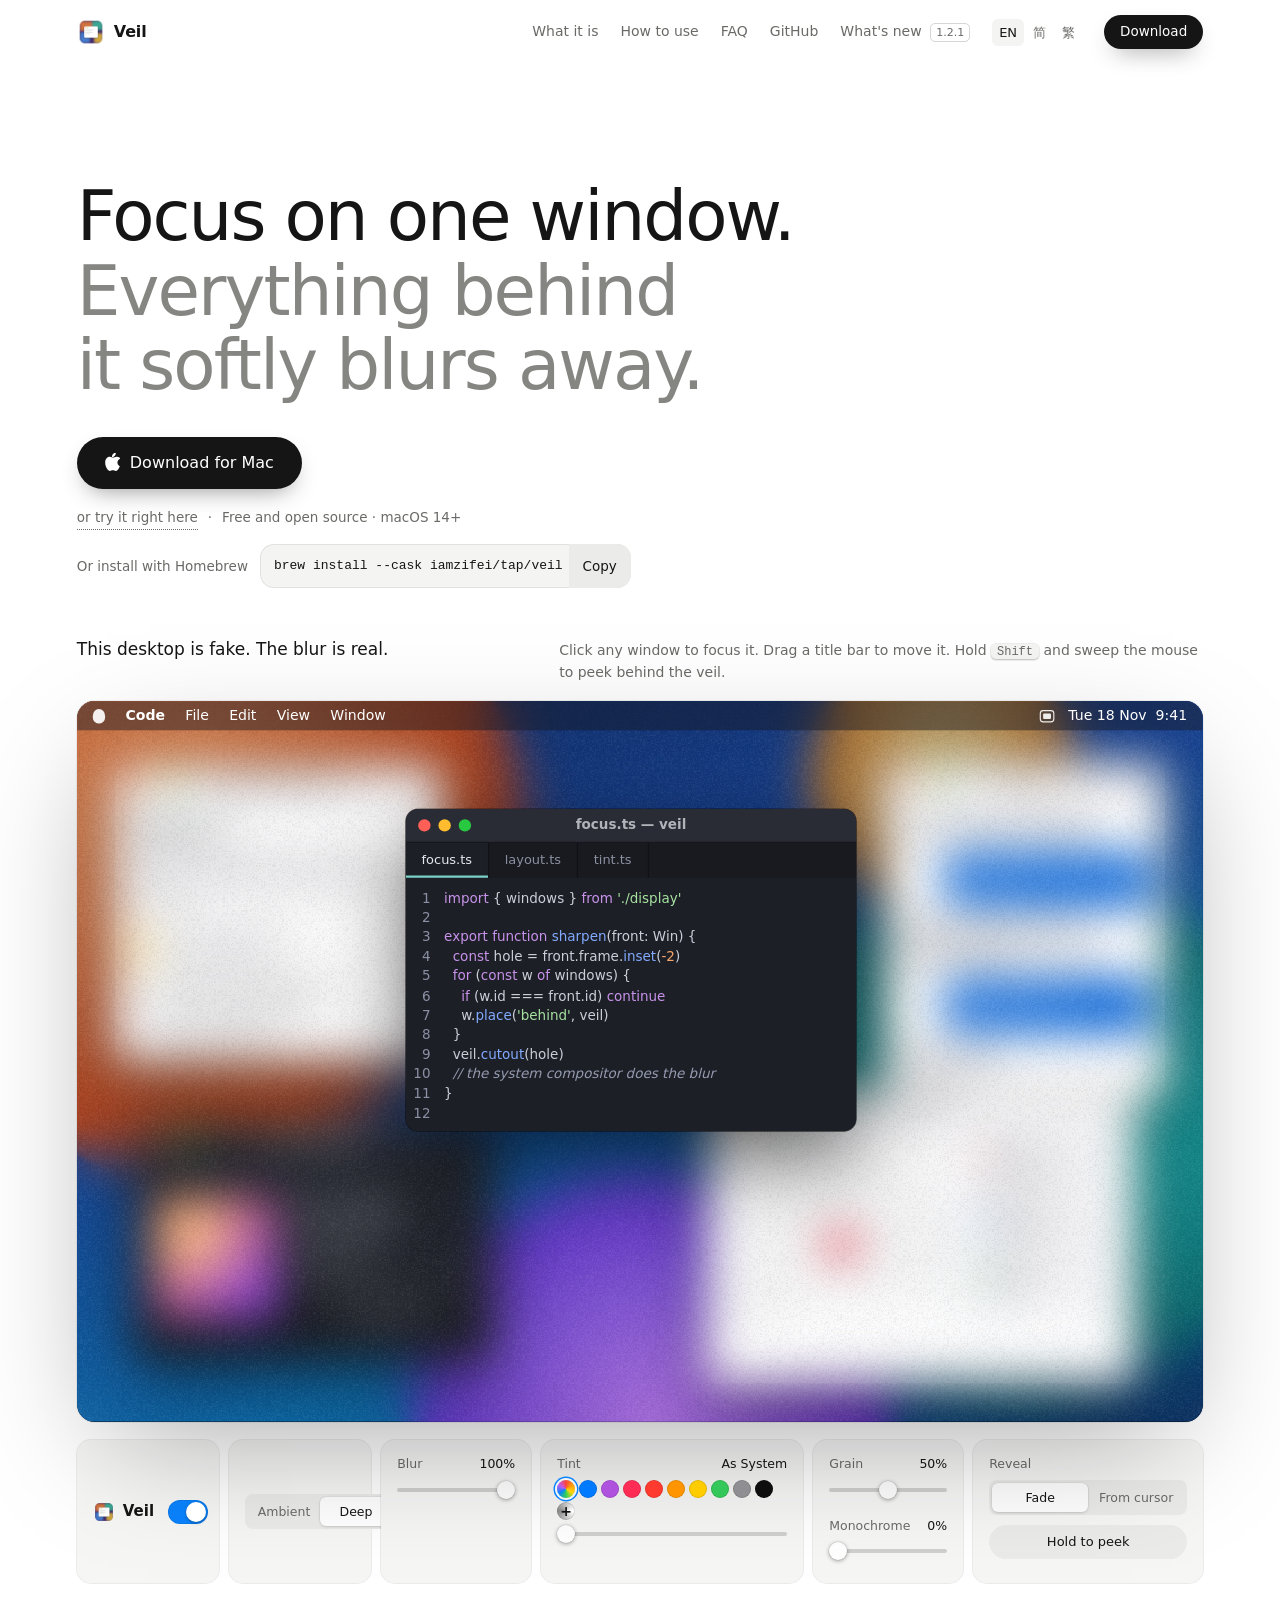
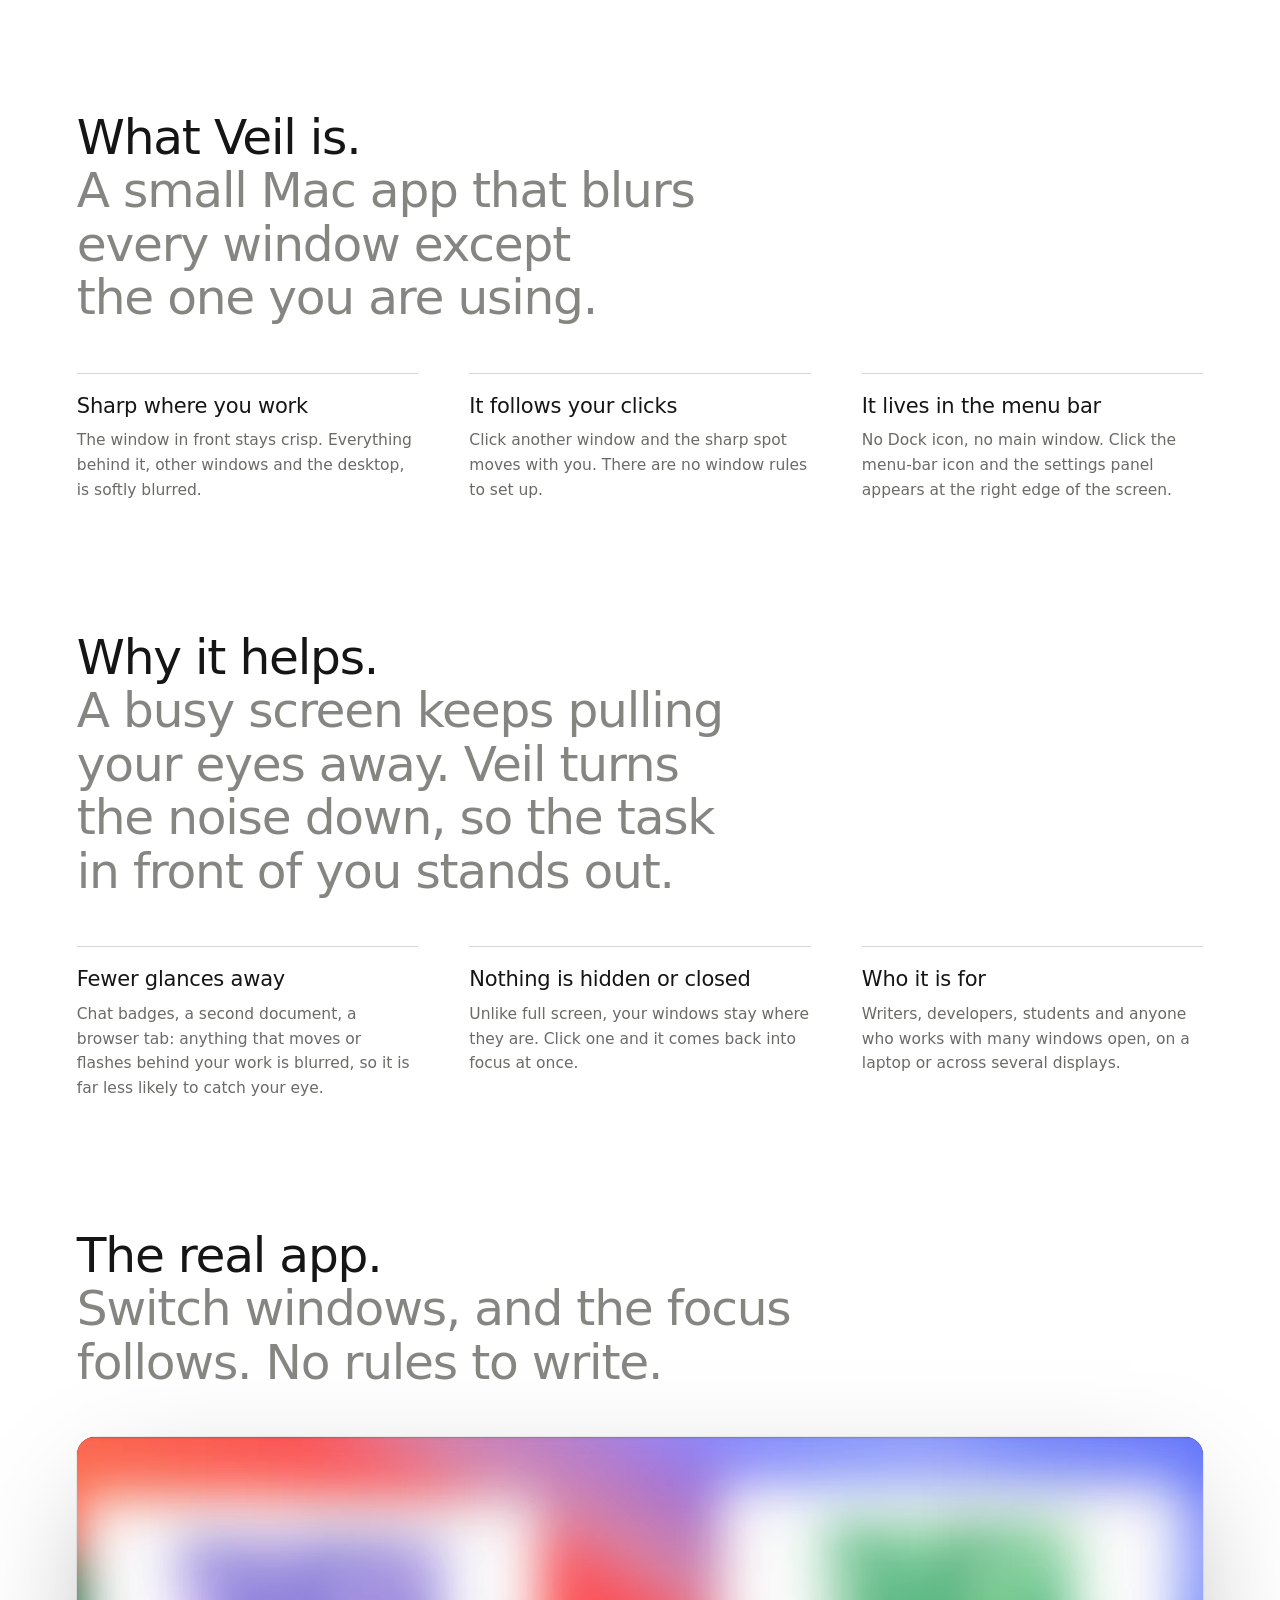
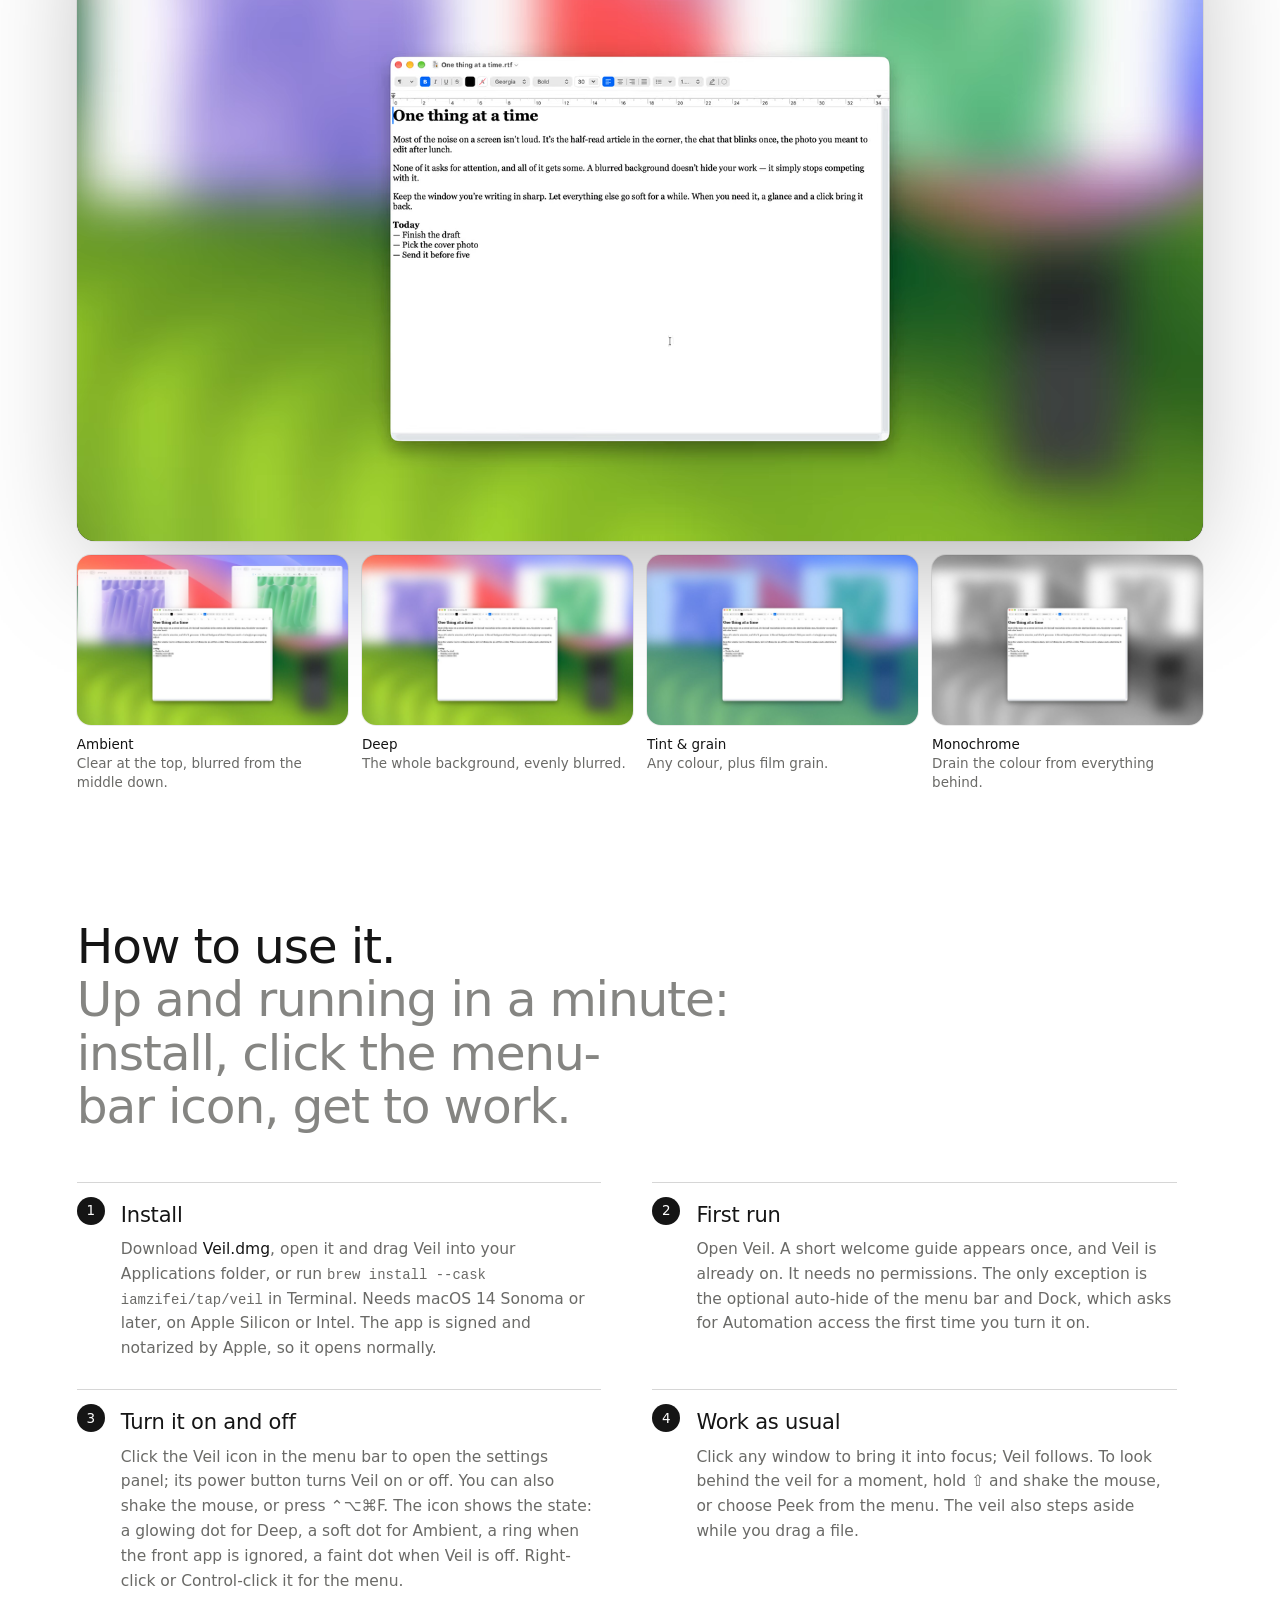
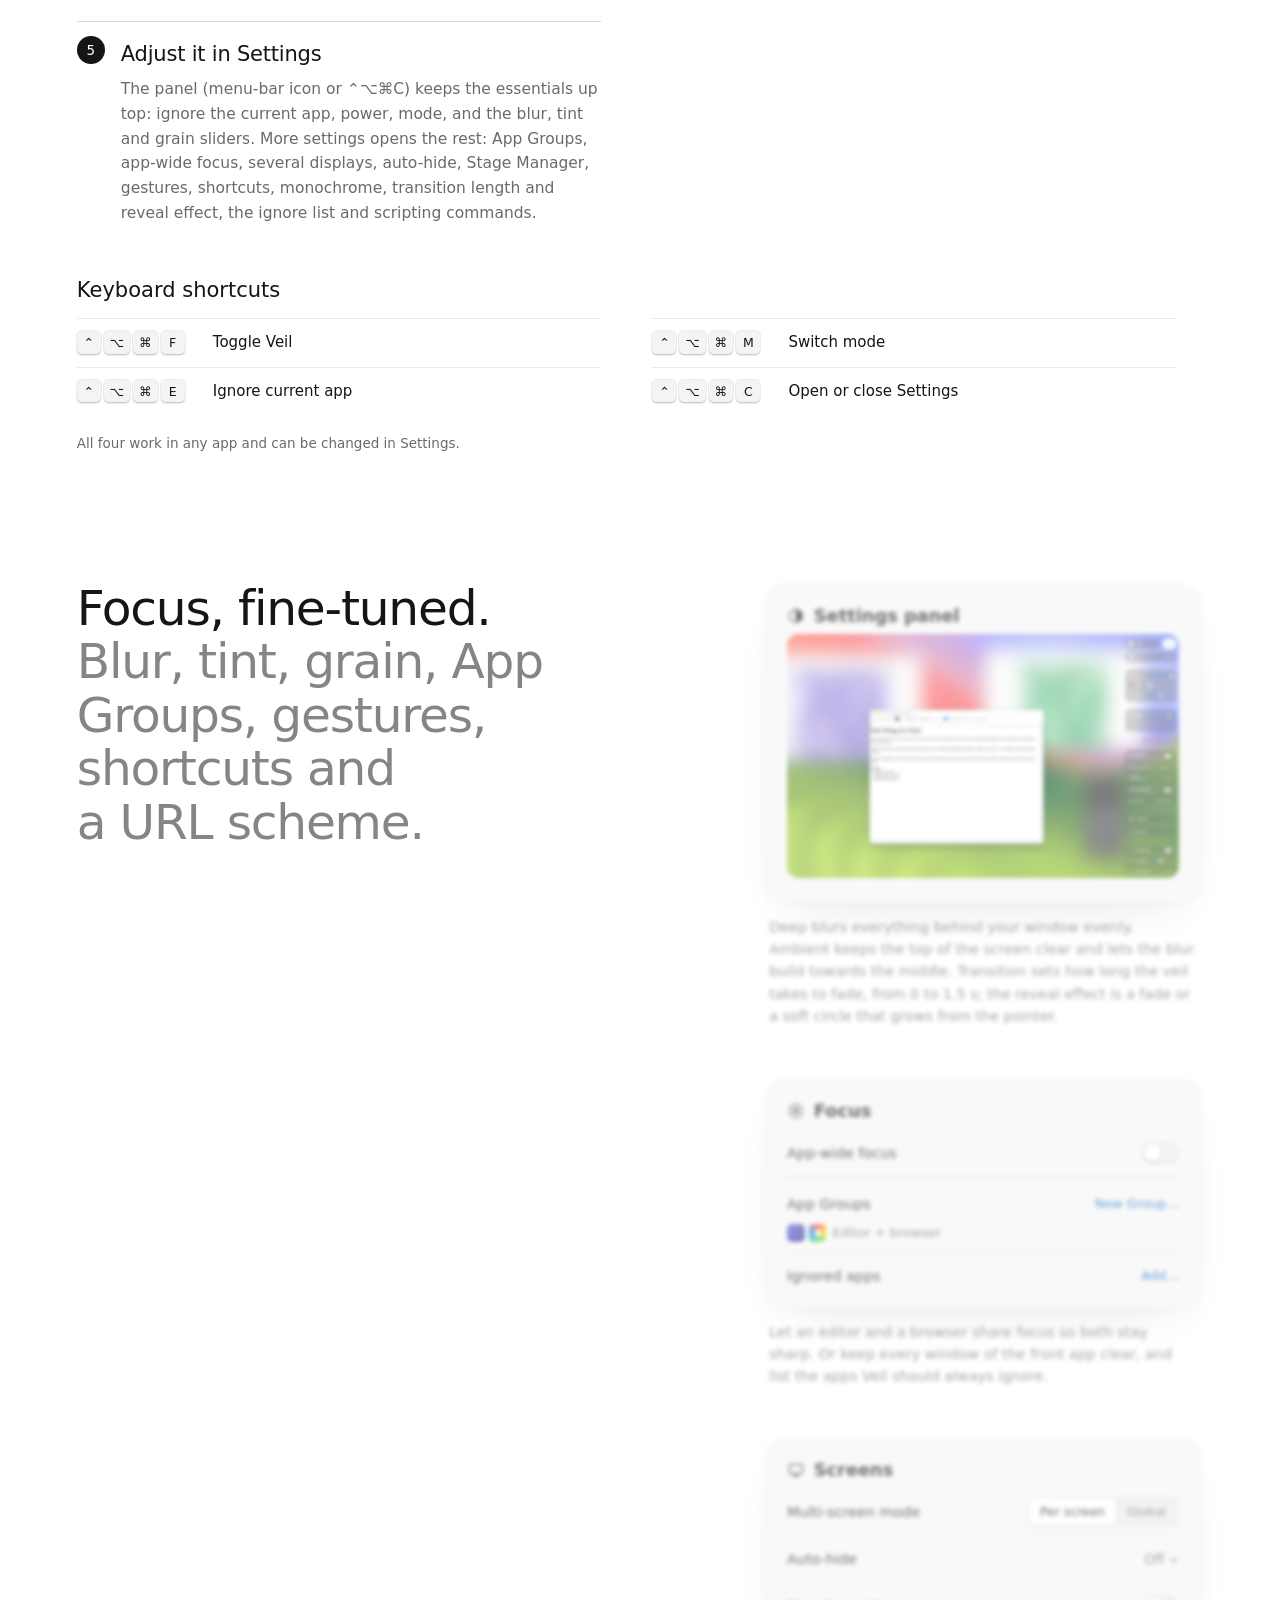
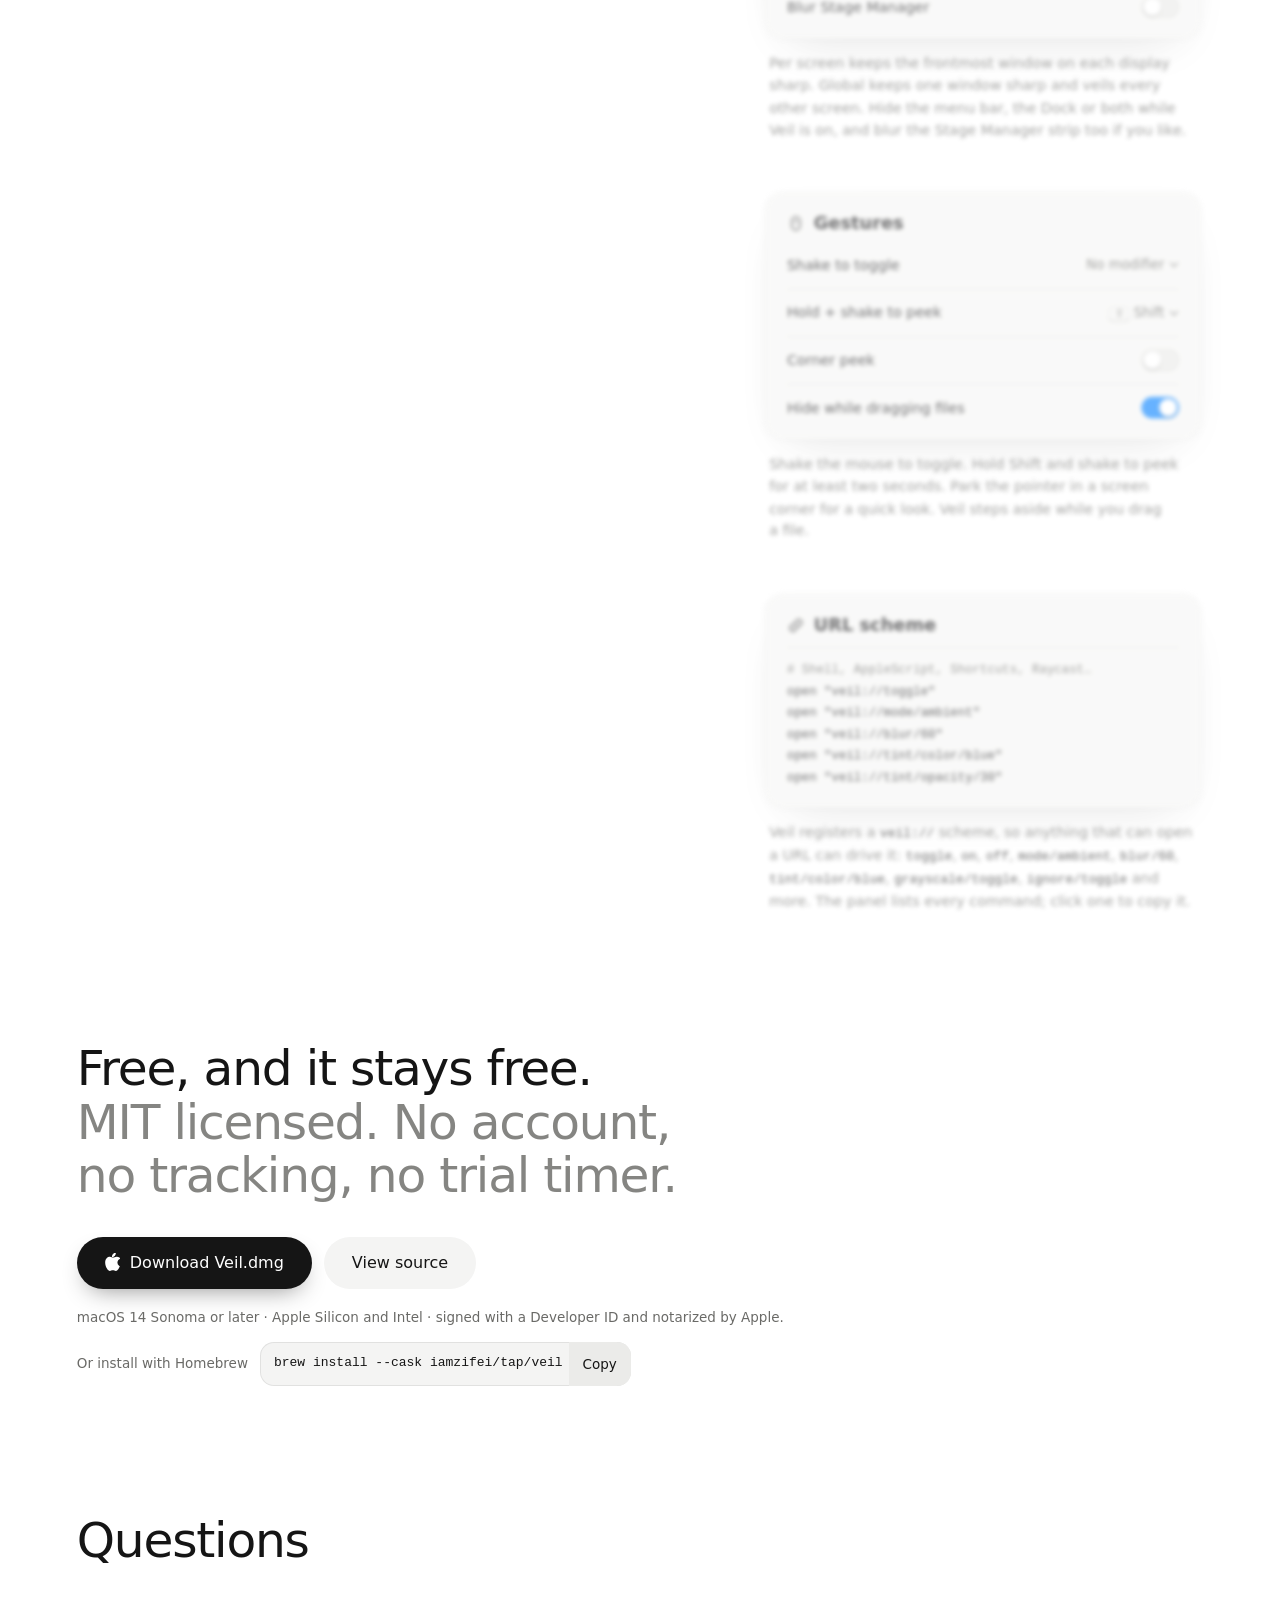
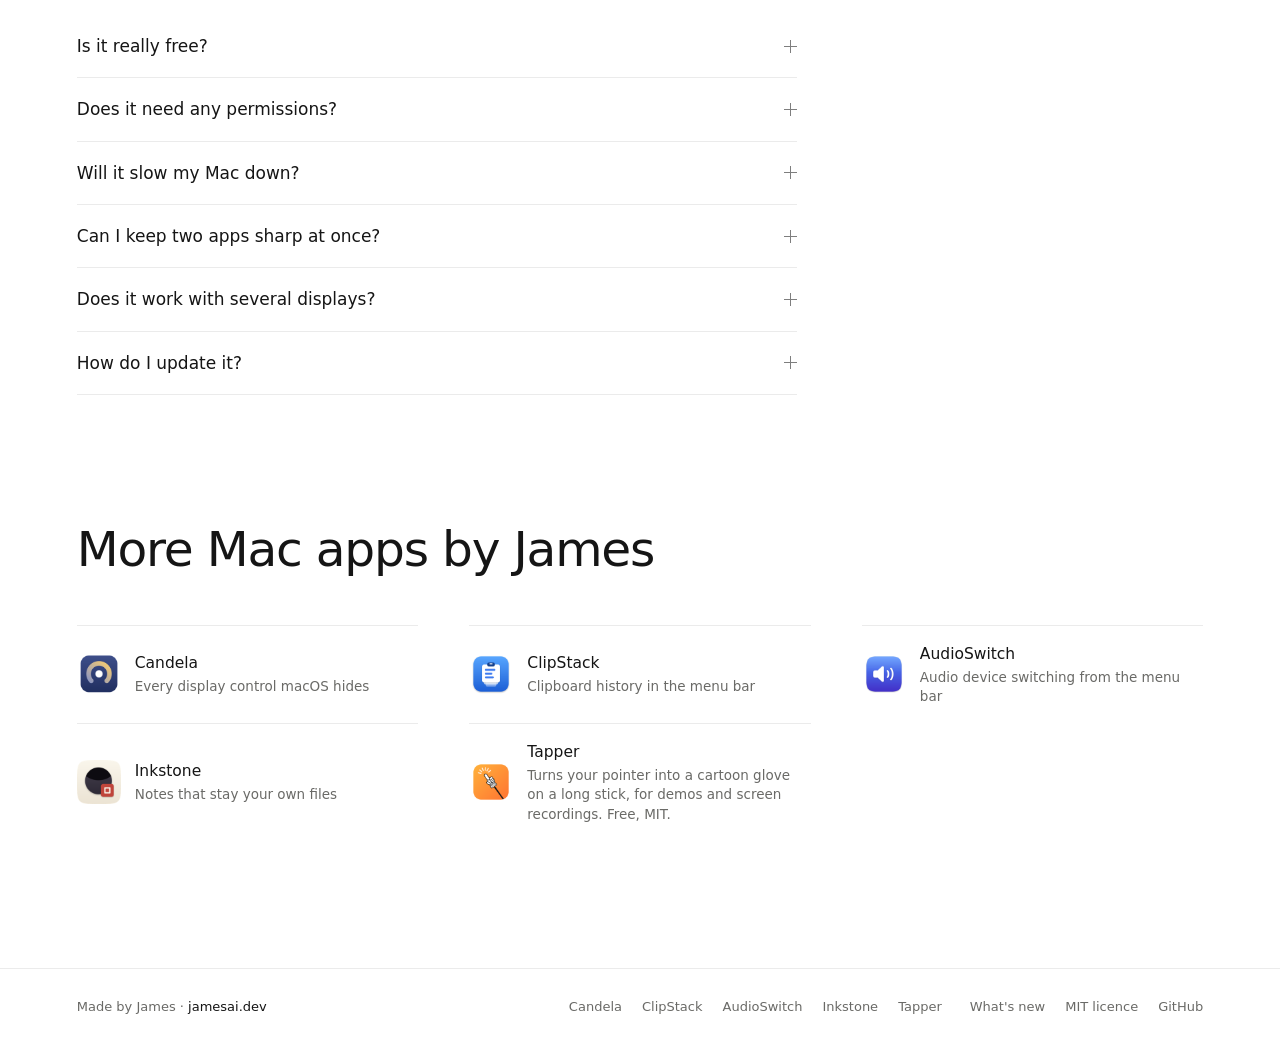
<file: veil/index.html>
<!doctype html>
<html lang="en">
<head>
<meta charset="utf-8">
<meta name="viewport" content="width=device-width, initial-scale=1, viewport-fit=cover">
<title>Veil — Blur Background Windows on Mac | Free Focus App</title>
<meta name="description" content="Veil is a free, open-source Mac menu-bar app that keeps your active window sharp and blurs everything behind it. macOS 14+. Try it live, then download.">
<meta name="keywords" content="blur background windows Mac, focus app for Mac, dim inactive windows, menu bar app, macOS">
<meta name="author" content="James">
<meta name="color-scheme" content="light dark">
<meta name="theme-color" content="#ffffff" media="(prefers-color-scheme: light)">
<meta name="theme-color" content="#0e0e0e" media="(prefers-color-scheme: dark)">
<link rel="icon" type="image/png" href="assets/icon.png">
<link rel="apple-touch-icon" href="assets/icon.png">
<link rel="canonical" href="https://jamesai.dev/veil/">
<!-- Languages are switched with ?lang= (see i18n.js); x-default lets the browser pick. -->
<link rel="alternate" hreflang="en" href="https://jamesai.dev/veil/?lang=en">
<link rel="alternate" hreflang="zh-Hans" href="https://jamesai.dev/veil/?lang=zh-Hans">
<link rel="alternate" hreflang="zh-Hant" href="https://jamesai.dev/veil/?lang=zh-Hant">
<link rel="alternate" hreflang="x-default" href="https://jamesai.dev/veil/">

<meta property="og:type" content="website">
<meta property="og:site_name" content="Veil">
<meta property="og:title" content="Veil — Blur Background Windows on Mac | Free Focus App">
<meta property="og:description" content="A free, open-source Mac menu-bar app that keeps your active window sharp and softly blurs everything behind it.">
<meta property="og:url" content="https://jamesai.dev/veil/">
<meta property="og:image" content="https://jamesai.dev/veil/assets/og.jpg">
<meta property="og:image:width" content="1200">
<meta property="og:image:height" content="630">
<meta property="og:image:alt" content="A text editor window in sharp focus while the rest of the Mac desktop is softly blurred by Veil">
<meta name="twitter:card" content="summary_large_image">
<meta name="twitter:creator" content="@JamesAI">
<meta name="twitter:title" content="Veil — Blur Background Windows on Mac | Free Focus App">
<meta name="twitter:description" content="A free, open-source Mac menu-bar app that keeps your active window sharp and softly blurs everything behind it.">
<meta name="twitter:image" content="https://jamesai.dev/veil/assets/og.jpg">

<script type="application/ld+json">
{
  "@context": "https://schema.org",
  "@graph": [
    {
      "@type": "SoftwareApplication",
      "@id": "https://jamesai.dev/veil/#app",
      "name": "Veil",
      "description": "Free, open-source macOS menu-bar app that keeps the window you are working in sharp and softly blurs every other window and the desktop behind it.",
      "url": "https://jamesai.dev/veil/",
      "image": "https://jamesai.dev/veil/assets/og.jpg",
      "screenshot": "https://jamesai.dev/veil/assets/poster.jpg",
      "applicationCategory": "UtilitiesApplication",
      "applicationSubCategory": "Productivity",
      "operatingSystem": "macOS 14.0 or later",
      "processorRequirements": "Apple silicon or Intel (universal binary)",
      "softwareVersion": "1.2.1",
      "fileSize": "3.1 MB",
      "downloadUrl": "https://github.com/iamzifei/veil/releases/latest/download/Veil.dmg",
      "installUrl": "https://github.com/iamzifei/veil/releases/latest/download/Veil.dmg",
      "releaseNotes": "https://github.com/iamzifei/veil/releases",
      "license": "https://opensource.org/licenses/MIT",
      "isAccessibleForFree": true,
      "inLanguage": ["en", "zh-Hans", "zh-Hant"],
      "featureList": [
        "Keeps the frontmost window sharp and blurs everything behind it",
        "Deep (even blur) and Ambient (clear at the top, blur builds towards the middle) modes; adjustable blur, tint, film grain and monochrome",
        "Control Center-style settings panel at the right edge of the screen",
        "App Groups keep two apps sharp together; ignore list for apps",
        "Per-screen or global behaviour on multiple displays",
        "Shake to toggle, hold Shift and shake to peek, keyboard shortcuts",
        "veil:// URL scheme for Shortcuts, Raycast and shell scripts",
        "Install with Homebrew: brew install --cask iamzifei/tap/veil"
      ],
      "offers": { "@type": "Offer", "price": "0", "priceCurrency": "USD" },
      "author": { "@type": "Person", "name": "James", "url": "https://jamesai.dev/", "sameAs": ["https://github.com/iamzifei", "https://x.com/JamesAI"] }
    },
    {
      "@type": "BreadcrumbList",
      "itemListElement": [
        { "@type": "ListItem", "position": 1, "name": "James AI", "item": "https://jamesai.dev/" },
        { "@type": "ListItem", "position": 2, "name": "Veil", "item": "https://jamesai.dev/veil/" }
      ]
    },
    {
      "@type": "FAQPage",
      "mainEntity": [
        { "@type": "Question", "name": "Is it really free?", "acceptedAnswer": { "@type": "Answer", "text": "Yes. Veil is MIT-licensed and open source. There is no paid tier, no trial timer and no account. You can read, build and change the code on GitHub." } },
        { "@type": "Question", "name": "Does it need any permissions?", "acceptedAnswer": { "@type": "Answer", "text": "Not for the core feature. Blurring the background works without Screen Recording or Accessibility access. The only optional permission is Automation, which Veil asks for if you turn on auto-hiding the menu bar and Dock." } },
        { "@type": "Question", "name": "Will it slow my Mac down?", "acceptedAnswer": { "@type": "Answer", "text": "No. Veil hands the blur to the system compositor, the same machinery macOS uses for its own translucent surfaces. It does not capture your screen or process frames itself, so idle cost is close to nothing." } },
        { "@type": "Question", "name": "Can I keep two apps sharp at once?", "acceptedAnswer": { "@type": "Answer", "text": "Yes. Put them in an App Group, for example your editor and your browser, and they share focus. You can also keep all windows of the front app sharp, and add apps to an ignore list." } },
        { "@type": "Question", "name": "Does it work with several displays?", "acceptedAnswer": { "@type": "Answer", "text": "Yes. Choose Per screen so each display keeps its own frontmost window sharp, or Global to keep a single window sharp across all displays." } },
        { "@type": "Question", "name": "How do I update it?", "acceptedAnswer": { "@type": "Answer", "text": "Veil checks for updates itself and installs them when you agree. You can also download the latest disk image from this page at any time." } }
      ]
    }
  ]
}
</script>

<link rel="stylesheet" href="site.css">
<script>if ("IntersectionObserver" in window) document.documentElement.classList.add("js");</script>
</head>
<body>

<a class="skip" href="#try" data-i18n="skip">Skip to the live demo</a>

<!-- Inline icon sprite: Apple logo for the download button, plus plus/chevron glyphs. -->
<svg width="0" height="0" style="position:absolute" aria-hidden="true">
  <symbol id="i-apple" viewBox="0 0 814 1000"><path d="M788 341c-6 4-108 62-108 190 0 148 130 200 134 201-1 3-21 71-68 141-43 61-87 123-155 123s-86-40-164-40c-77 0-104 41-166 41s-106-57-155-127C49 788 0 652 0 523c0-208 135-318 268-318 71 0 130 46 174 46 43 0 109-49 190-49 31 0 141 3 213 106zM538 147c33-40 57-95 57-150 0-8-1-15-2-22-54 2-118 36-157 81-30 34-59 89-59 145 0 8 1 17 2 19 3 1 9 2 14 2 49 0 110-33 145-75z"/></symbol>
  <symbol id="i-look" viewBox="0 0 24 24"><g fill="none" stroke="currentColor" stroke-width="1.6"><circle cx="12" cy="12" r="8.5"/></g><path d="M12 3.5a8.5 8.5 0 0 1 0 17z" fill="currentColor"/></symbol>
  <symbol id="i-focus" viewBox="0 0 24 24"><circle cx="12" cy="12" r="8.5" fill="none" stroke="currentColor" stroke-width="1.6"/><circle cx="12" cy="12" r="3.2" fill="currentColor"/></symbol>
  <symbol id="i-screens" viewBox="0 0 24 24"><g fill="none" stroke="currentColor" stroke-width="1.6" stroke-linecap="round"><rect x="3" y="4.5" width="18" height="12" rx="2"/><path d="M8.5 20h7M12 16.5V20"/></g></symbol>
  <symbol id="i-hand" viewBox="0 0 24 24"><g fill="none" stroke="currentColor" stroke-width="1.6" stroke-linecap="round"><rect x="6.5" y="3" width="11" height="18" rx="5.5"/><path d="M12 7v3.5"/></g></symbol>
  <symbol id="i-link" viewBox="0 0 24 24"><g fill="none" stroke="currentColor" stroke-width="1.6" stroke-linecap="round"><path d="M10 14a4 4 0 0 0 5.66 0l3-3a4 4 0 0 0-5.66-5.66l-1 1"/><path d="M14 10a4 4 0 0 0-5.66 0l-3 3a4 4 0 0 0 5.66 5.66l1-1"/></g></symbol>
</svg>

<header class="site-header">
  <div class="wrap bar">
    <a class="brand" href="#top" aria-label="Veil home">
      <img src="assets/icon.png" width="28" height="28" alt="">
      <span>Veil</span>
    </a>
    <nav class="bar-links" aria-label="Sections" data-i18n-attr="aria-label:nav.label">
      <a class="hide-sm" href="#what" data-i18n="nav.what">What it is</a>
      <a class="hide-sm" href="#how" data-i18n="nav.how">How to use</a>
      <a class="hide-sm" href="#faq" data-i18n="nav.faq">FAQ</a>
      <a class="hide-sm" href="https://github.com/iamzifei/veil" rel="noopener">GitHub</a>
      <a class="hide-xs" href="https://github.com/iamzifei/veil/releases" rel="noopener"><span data-i18n="nav.new">What's new</span> <span class="chip">1.2.1</span></a>
    </nav>
    <div class="lang" role="group" aria-label="Language">
      <button type="button" data-lang="en" lang="en" aria-pressed="true">EN</button>
      <button type="button" data-lang="zh-Hans" lang="zh-Hans" title="简体中文" aria-label="简体中文" aria-pressed="false">简</button>
      <button type="button" data-lang="zh-Hant" lang="zh-Hant" title="繁體中文" aria-label="繁體中文" aria-pressed="false">繁</button>
    </div>
    <a class="btn ink sm" href="https://github.com/iamzifei/veil/releases/latest/download/Veil.dmg" data-i18n="btn.download">Download</a>
  </div>
</header>

<main id="top">

<!-- ───────────── Hero ───────────── -->
<section class="hero wrap" aria-labelledby="hero-h">
  <h1 id="hero-h" class="claim" data-i18n-html="hero.claim">Focus on one window. <span class="lo">Everything behind it softly blurs away.</span></h1>
  <p class="ctas">
    <a class="btn ink lg" href="https://github.com/iamzifei/veil/releases/latest/download/Veil.dmg"><svg class="apple" aria-hidden="true"><use href="#i-apple"/></svg><span data-i18n="hero.cta1">Download for Mac</span></a>
  </p>
  <p class="fine"><a class="dotted" href="#try" data-i18n="hero.cta2">or try it right here</a><span class="sep" aria-hidden="true">&middot;</span><span data-i18n="hero.fine">Free and open source · macOS 14+</span></p>
  <div class="brew">
    <span class="brew-label" data-i18n="brew.label">Or install with Homebrew</span>
    <span class="brew-box"><code translate="no">brew install --cask iamzifei/tap/veil</code><button type="button" class="brew-copy" data-copy="brew install --cask iamzifei/tap/veil" aria-live="polite" data-i18n="brew.copy">Copy</button></span>
  </div>
</section>

<!-- ───────────── Live demo desk ───────────── -->
<section class="try wrap" id="try" aria-labelledby="try-h">
  <div class="desk-head">
    <p id="try-h" class="desk-say" data-i18n="try.h2">This desktop is fake. The blur is real.</p>
    <p class="hint" data-i18n-html="try.hint"><span class="hint-pointer">Click</span><span class="hint-touch">Tap</span> any window to focus it. Drag a title bar to move it. Hold <kbd>Shift</kbd> and sweep the mouse to peek behind the veil.</p>
  </div>

  <div class="desk-frame" id="deskFrame">
    <div class="stage" id="stage" data-veil="on">
      <div class="wall" aria-hidden="true">
        <i class="orb o1"></i><i class="orb o2"></i><i class="orb o3"></i><i class="orb o4"></i>
      </div>

      <div class="menubar" aria-hidden="true">
        <span class="apple-mb"></span><b id="mbApp">Code</b><span>File</span><span>Edit</span><span>View</span><span>Window</span>
        <span class="mb-right"><i class="mb-veil"></i>Tue 18 Nov&nbsp; 9:41</span>
      </div>

      <section class="win light" id="w-notes" data-app="Notes" style="left:34px;top:58px;width:290px;height:262px" aria-label="Notes window">
        <header class="tb"><span class="lights"><i class="r"></i><i class="y"></i><i class="g"></i></span><span class="tt">Weekly planning</span></header>
        <div class="body notes">
          <p class="nt-title">Week 47</p>
          <p>Ship the landing page, record the demo, and reply to the people who tried the beta.</p>
          <ul class="todo">
            <li class="done">Write release notes</li>
            <li class="done">Fix the dock jitter</li>
            <li>Record a 20 second demo</li>
            <li>Answer beta feedback</li>
            <li>Plan next week</li>
          </ul>
          <p class="quiet">Reminder: close the chat before 2 pm.</p>
        </div>
      </section>

      <section class="win dark" id="w-code" data-app="Code" style="left:292px;top:96px;width:400px;height:286px" aria-label="Code editor window">
        <header class="tb"><span class="lights"><i class="r"></i><i class="y"></i><i class="g"></i></span><span class="tt">focus.ts — veil</span></header>
        <div class="tabs"><span class="on">focus.ts</span><span>layout.ts</span><span>tint.ts</span></div>
        <pre class="body code" aria-hidden="true"><b>1</b><s>import</s> { windows } <s>from</s> <q>'./display'</q>
<b>2</b>
<b>3</b><s>export function</s> <u>sharpen</u>(front: Win) {
<b>4</b>  <s>const</s> hole = front.frame.<u>inset</u>(<n>-2</n>)
<b>5</b>  <s>for</s> (<s>const</s> w <s>of</s> windows) {
<b>6</b>    <s>if</s> (w.id === front.id) <s>continue</s>
<b>7</b>    w.<u>place</u>(<q>'behind'</q>, veil)
<b>8</b>  }
<b>9</b>  veil.<u>cutout</u>(hole)
<b>10</b>  <c>// the system compositor does the blur</c>
<b>11</b>}
<b>12</b></pre>
      </section>

      <section class="win light" id="w-chat" data-app="Messages" style="left:716px;top:54px;width:250px;height:300px" aria-label="Chat window">
        <header class="tb"><span class="lights"><i class="r"></i><i class="y"></i><i class="g"></i></span><span class="tt">Maya</span></header>
        <div class="body chat">
          <p class="bub in">Did you see the new build?</p>
          <p class="bub out">Just installing it. The blur is lovely.</p>
          <p class="bub in">Right? I stopped noticing my other tabs.</p>
          <p class="bub out">Same. Writing the spec now.</p>
          <p class="bub in">Dinner at 7?</p>
          <p class="stamp">Delivered</p>
        </div>
      </section>

      <section class="win dark music" id="w-music" data-app="Music" style="left:52px;top:376px;width:316px;height:208px" aria-label="Music player window">
        <header class="tb"><span class="lights"><i class="r"></i><i class="y"></i><i class="g"></i></span><span class="tt">Now Playing</span></header>
        <div class="body player">
          <div class="art" aria-hidden="true"></div>
          <div class="meta">
            <strong>Slow Light</strong>
            <span>Harbour Radio</span>
            <div class="scrub"><i></i></div>
            <div class="times"><span>1:42</span><span>-2:11</span></div>
            <div class="ctl" aria-hidden="true"><i class="prev"></i><i class="play"></i><i class="next"></i></div>
          </div>
        </div>
      </section>

      <section class="win light" id="w-cal" data-app="Calendar" style="left:560px;top:344px;width:380px;height:262px" aria-label="Calendar window">
        <header class="tb"><span class="lights"><i class="r"></i><i class="y"></i><i class="g"></i></span><span class="tt">Calendar</span></header>
        <div class="body cal">
          <div class="cal-grid" id="calGrid" aria-hidden="true"></div>
          <ul class="events">
            <li><i style="--c:#ff6a5f"></i><b>10:00</b> Design sync</li>
            <li><i style="--c:#3b9cff"></i><b>13:30</b> Deep work</li>
            <li><i style="--c:#35c76f"></i><b>19:00</b> Dinner</li>
          </ul>
        </div>
      </section>

      <div class="veil" id="veil" aria-hidden="true"><i class="veil-tint"></i><i class="veil-grain"></i></div>
      <div class="peek-pill" id="peekPill" aria-hidden="true" data-i18n="p.peeking">Peeking</div>
    </div>
  </div>

  <!-- Controls for the live desk: the same settings as the app's Settings panel section. -->
  <div class="tiles" aria-label="Veil controls" data-i18n-attr="aria-label:panel.label">
    <div class="tile t-on">
      <img src="assets/icon.png" width="22" height="22" alt="">
      <strong>Veil</strong>
      <button class="switch" id="ctlOn" role="switch" aria-checked="true" aria-label="Veil on" data-i18n-attr="aria-label:switch.label"><i></i></button>
    </div>

    <div class="tile t-mode">
      <div class="seg" id="ctlMode" role="group" aria-label="Mode" data-i18n-attr="aria-label:set.mode">
        <button type="button" data-v="ambient" aria-pressed="false" data-i18n="v.ambient">Ambient</button>
        <button type="button" data-v="deep" aria-pressed="true" data-i18n="v.deep">Deep</button>
      </div>
    </div>

    <div class="tile t-blur row">
      <label for="ctlBlur"><span data-i18n="p.blur">Blur</span> <output id="outBlur">100%</output></label>
      <input type="range" id="ctlBlur" min="0" max="100" step="1" value="100">
    </div>

    <div class="tile t-tint row">
      <label id="tintLabel"><span data-i18n="p.tint">Tint</span> <output id="outTint">As System</output></label>
      <div class="swatches" id="ctlTint" role="group" aria-labelledby="tintLabel"></div>
      <input type="range" id="ctlTintAmt" min="0" max="100" value="0" aria-label="Tint strength" data-i18n-attr="aria-label:tint.strength">
    </div>

    <div class="tile t-grain row">
      <label for="ctlGrain"><span data-i18n="p.grain">Grain</span> <output id="outGrain">50%</output></label>
      <input type="range" id="ctlGrain" min="0" max="100" value="50">
      <label for="ctlMono" class="second"><span data-i18n="p.mono">Monochrome</span> <output id="outMono">0%</output></label>
      <input type="range" id="ctlMono" min="0" max="100" value="0">
    </div>

    <div class="tile t-trans row">
      <label id="transLabel" data-i18n="p.trans">Reveal</label>
      <div class="seg" id="ctlTrans" role="group" aria-labelledby="transLabel">
        <button type="button" data-v="fade" aria-pressed="true" data-i18n="v.fade">Fade</button>
        <button type="button" data-v="cursor" aria-pressed="false" data-i18n="v.cursor">From cursor</button>
      </div>
      <button class="btn peek" id="ctlPeek" type="button" data-i18n="p.peek">Hold to peek</button>
    </div>
  </div>
</section>

<!-- ───────────── What it is ───────────── -->
<section class="block wrap rise" id="what" aria-labelledby="what-h">
  <h2 id="what-h" class="say" data-i18n-html="what.claim">What Veil is. <span class="lo">A small Mac app that blurs every window except the one you are using.</span></h2>
  <div class="cols">
    <div class="col"><h3 data-i18n="what.1h">Sharp where you work</h3><p data-i18n="what.1p">The window in front stays crisp. Everything behind it, other windows and the desktop, is softly blurred.</p></div>
    <div class="col"><h3 data-i18n="what.2h">It follows your clicks</h3><p data-i18n="what.2p">Click another window and the sharp spot moves with you. There are no window rules to set up.</p></div>
    <div class="col"><h3 data-i18n="what.3h">It lives in the menu bar</h3><p data-i18n="what.3p">No Dock icon, no main window. Click the menu-bar icon and the settings panel appears at the right edge of the screen.</p></div>
  </div>
</section>

<!-- ───────────── Why it helps ───────────── -->
<section class="block wrap rise" id="why" aria-labelledby="why-h">
  <h2 id="why-h" class="say" data-i18n-html="why.claim">Why it helps. <span class="lo">A busy screen keeps pulling your eyes away. Veil turns the noise down, so the task in front of you stands out.</span></h2>
  <div class="cols">
    <div class="col"><h3 data-i18n="why.1h">Fewer glances away</h3><p data-i18n="why.1p">Chat badges, a second document, a browser tab: anything that moves or flashes behind your work is blurred, so it is far less likely to catch your eye.</p></div>
    <div class="col"><h3 data-i18n="why.2h">Nothing is hidden or closed</h3><p data-i18n="why.2p">Unlike full screen, your windows stay where they are. Click one and it comes back into focus at once.</p></div>
    <div class="col"><h3 data-i18n="why.3h">Who it is for</h3><p data-i18n="why.3p">Writers, developers, students and anyone who works with many windows open, on a laptop or across several displays.</p></div>
  </div>
</section>

<!-- ───────────── The real app ───────────── -->
<section class="block wrap real rise" aria-labelledby="video-h">
  <h2 id="video-h" class="say" data-i18n-html="video.claim">The real app. <span class="lo">Switch windows, and the focus follows. No rules to write.</span></h2>
  <figure class="media">
    <video autoplay muted loop playsinline preload="metadata" poster="assets/veil-loop.jpg" aria-label="Screen recording of Veil: windows come into focus one at a time while the rest of the desktop blurs" data-i18n-attr="aria-label:video.label">
      <source src="assets/veil-loop.webm" type="video/webm">
      <source src="assets/veil-loop.mp4" type="video/mp4">
    </video>
  </figure>
  <div class="looks">
    <figure><img src="assets/look-ambient.jpg" width="1600" height="1000" loading="lazy" alt="Ambient: the top of the screen stays clear, the blur builds towards the middle" data-i18n-attr="alt:look1.alt"><figcaption><b data-i18n="v.ambient">Ambient</b><span data-i18n="look1.c">Clear at the top, blurred from the middle down.</span></figcaption></figure>
    <figure><img src="assets/look-deep.jpg" width="1600" height="1000" loading="lazy" alt="Deep: everything behind the window evenly blurred" data-i18n-attr="alt:look2.alt"><figcaption><b data-i18n="v.deep">Deep</b><span data-i18n="look2.c">The whole background, evenly blurred.</span></figcaption></figure>
    <figure><img src="assets/look-tint.jpg" width="1600" height="1000" loading="lazy" alt="A blue tint with film grain" data-i18n-attr="alt:look3.alt"><figcaption><b data-i18n="look3.h">Tint &amp; grain</b><span data-i18n="look3.c">Any colour, plus film grain.</span></figcaption></figure>
    <figure><img src="assets/look-mono.jpg" width="1600" height="1000" loading="lazy" alt="Monochrome: the blurred background drained of colour" data-i18n-attr="alt:look4.alt"><figcaption><b data-i18n="look4.h">Monochrome</b><span data-i18n="look4.c">Drain the colour from everything behind.</span></figcaption></figure>
  </div>
</section>

<!-- ───────────── How to use it ───────────── -->
<section class="block wrap rise" id="how" aria-labelledby="how-h">
  <h2 id="how-h" class="say" data-i18n-html="how.claim">How to use it. <span class="lo">Up and running in a minute: install, click the menu-bar icon, get to work.</span></h2>
  <ol class="howto">
    <li><h3 data-i18n="how.1h">Install</h3><p data-i18n-html="how.1p">Download <b>Veil.dmg</b>, open it and drag Veil into your Applications folder, or run <code>brew install --cask iamzifei/tap/veil</code> in Terminal. Needs macOS 14 Sonoma or later, on Apple Silicon or Intel. The app is signed and notarized by Apple, so it opens normally.</p></li>
    <li><h3 data-i18n="how.2h">First run</h3><p data-i18n="how.2p">Open Veil. A short welcome guide appears once, and Veil is already on. It needs no permissions. The only exception is the optional auto-hide of the menu bar and Dock, which asks for Automation access the first time you turn it on.</p></li>
    <li><h3 data-i18n="how.3h">Turn it on and off</h3><p data-i18n="how.3p">Click the Veil icon in the menu bar to open the settings panel; its power button turns Veil on or off. You can also shake the mouse, or press ⌃⌥⌘F. The icon shows the state: a glowing dot for Deep, a soft dot for Ambient, a ring when the front app is ignored, a faint dot when Veil is off. Right-click or Control-click it for the menu.</p></li>
    <li><h3 data-i18n="how.4h">Work as usual</h3><p data-i18n="how.4p">Click any window to bring it into focus; Veil follows. To look behind the veil for a moment, hold ⇧ and shake the mouse, or choose Peek from the menu. The veil also steps aside while you drag a file.</p></li>
    <li><h3 data-i18n="how.5h">Adjust it in Settings</h3><p data-i18n="how.5p">The panel (menu-bar icon or ⌃⌥⌘C) keeps the essentials up top: ignore the current app, power, mode, and the blur, tint and grain sliders. More settings opens the rest: App Groups, app-wide focus, several displays, auto-hide, Stage Manager, gestures, shortcuts, monochrome, transition length and reveal effect, the ignore list and scripting commands.</p></li>
  </ol>
  <h3 class="sub-h" data-i18n="how.sc">Keyboard shortcuts</h3>
  <dl class="sc">
    <div><dt><kbd>⌃</kbd><kbd>⌥</kbd><kbd>⌘</kbd><kbd>F</kbd></dt><dd data-i18n="sc.r1">Toggle Veil</dd></div>
    <div><dt><kbd>⌃</kbd><kbd>⌥</kbd><kbd>⌘</kbd><kbd>M</kbd></dt><dd data-i18n="sc.r2">Switch mode</dd></div>
    <div><dt><kbd>⌃</kbd><kbd>⌥</kbd><kbd>⌘</kbd><kbd>E</kbd></dt><dd data-i18n="sc.r3">Ignore current app</dd></div>
    <div><dt><kbd>⌃</kbd><kbd>⌥</kbd><kbd>⌘</kbd><kbd>C</kbd></dt><dd data-i18n="sc.r4">Open or close Settings</dd></div>
  </dl>
  <p class="fine" data-i18n="sc.sub">All four work in any app and can be changed in Settings.</p>
</section>

<!-- ───────────── Fine-tuned: settings showcase ───────────── -->
<section class="tune" id="features" aria-labelledby="tune-h">
  <div class="wrap tune-grid">
    <div class="tune-say">
      <h2 id="tune-h" class="say" data-i18n-html="tune.claim">Focus, fine-tuned. <span class="lo">Blur, tint, grain, App Groups, gestures, shortcuts and a URL scheme.</span></h2>
    </div>
    <div class="tune-cards">

      <article class="cp">
        <div class="cp-card cp-shot">
          <h3 class="cp-h"><svg class="ic" aria-hidden="true"><use href="#i-look"/></svg><span data-i18n="set.look">Settings panel</span></h3>
          <img src="assets/look-panel.jpg" width="1200" height="750" loading="lazy" alt="The Veil settings panel at the right edge of the screen: ignore, power, mode, blur, tint, grain and App Groups" data-i18n-attr="alt:panel.alt">
        </div>
        <p class="cp-cap" data-i18n="card1.p">Deep blurs everything behind your window evenly. Ambient keeps the top of the screen clear and lets the blur build towards the middle. Reveal sets how long the veil takes to fade, from 0 to 1.5 s; the reveal effect is a fade or a soft circle that grows from the pointer.</p>
      </article>

      <article class="cp">
        <div class="cp-card">
          <h3 class="cp-h"><svg class="ic" aria-hidden="true"><use href="#i-focus"/></svg><span data-i18n="set.focus">Focus</span></h3>
          <div class="cp-row"><span data-i18n="set.appwide">App-wide focus</span><span class="tog" aria-hidden="true"></span></div>
          <div class="cp-row col"><span class="row-top"><span data-i18n="set.groups">App Groups</span><span class="btnish" data-i18n="set.newgroup">New Group…</span></span>
            <span class="group-pill"><i class="appdot a1" aria-hidden="true"></i><i class="appdot a2" aria-hidden="true"></i><span data-i18n="set.groupdemo">Editor + browser</span></span></div>
          <div class="cp-row"><span data-i18n="set.ignored">Ignored apps</span><span class="btnish" data-i18n="set.add">Add…</span></div>
        </div>
        <p class="cp-cap" data-i18n="card4.p">Let an editor and a browser share focus so both stay sharp. Or keep every window of the front app clear, and list the apps Veil should always ignore.</p>
      </article>

      <article class="cp">
        <div class="cp-card">
          <h3 class="cp-h"><svg class="ic" aria-hidden="true"><use href="#i-screens"/></svg><span data-i18n="set.screens">Screens</span></h3>
          <div class="cp-row"><span data-i18n="set.multi">Multi-screen mode</span><span class="mini-seg"><i class="on" data-i18n="v.perscreen">Per screen</i><i data-i18n="v.global">Global</i></span></div>
          <div class="cp-row"><span data-i18n="set.autohide2">Auto-hide</span><span class="pick" data-i18n="v.autohideoff">Off</span></div>
          <div class="cp-row"><span data-i18n="set.stage">Blur Stage Manager</span><span class="tog" aria-hidden="true"></span></div>
        </div>
        <p class="cp-cap" data-i18n="card5.p">Per screen keeps the frontmost window on each display sharp. Global keeps one window sharp and veils every other screen. Hide the menu bar, the Dock or both while Veil is on, and blur the Stage Manager strip too if you like.</p>
      </article>

      <article class="cp">
        <div class="cp-card">
          <h3 class="cp-h"><svg class="ic" aria-hidden="true"><use href="#i-hand"/></svg><span data-i18n="set.gestures">Gestures</span></h3>
          <div class="cp-row"><span data-i18n="set.shake">Shake to toggle</span><span class="pick" data-i18n="v.nomod">No modifier</span></div>
          <div class="cp-row"><span data-i18n="set.shakepeek">Hold + shake to peek</span><span class="pick"><kbd>⇧</kbd> Shift</span></div>
          <div class="cp-row"><span data-i18n="set.corner">Corner peek</span><span class="tog" aria-hidden="true"></span></div>
          <div class="cp-row"><span data-i18n="set.drag">Hide while dragging files</span><span class="tog on" aria-hidden="true"></span></div>
        </div>
        <p class="cp-cap" data-i18n="card7.p">Shake the mouse to toggle. Hold Shift and shake to peek for at least two seconds. Park the pointer in a screen corner for a quick look. Veil steps aside while you drag a file.</p>
      </article>


      <article class="cp" id="automation">
        <div class="cp-card code-card">
          <h3 class="cp-h"><svg class="ic" aria-hidden="true"><use href="#i-link"/></svg><span data-i18n="set.url">URL scheme</span></h3>
<pre class="codeblock" tabindex="0"><code><span class="c"># Shell, AppleScript, Shortcuts, Raycast…</span>
open "veil://toggle"
open "veil://mode/ambient"
open "veil://blur/60"
open "veil://tint/color/blue"
open "veil://tint/opacity/30"</code></pre>
        </div>
        <p class="cp-cap" data-i18n-html="auto.sub">Veil registers a <code>veil://</code> scheme, so anything that can open a URL can drive it: <code>toggle</code>, <code>on</code>, <code>off</code>, <code>mode/ambient</code>, <code>blur/60</code>, <code>tint/color/blue</code>, <code>grayscale/toggle</code>, <code>ignore/toggle</code> and more. The panel lists every command; click one to copy it.</p>
      </article>

    </div>
  </div>
</section>

<!-- ───────────── Get it ───────────── -->
<section class="block wrap get rise" id="install" aria-labelledby="inst-h">
  <h2 id="inst-h" class="say" data-i18n-html="inst.claim">Free, and it stays free. <span class="lo">MIT licensed. No account, no tracking, no trial timer.</span></h2>
  <p class="ctas">
    <a class="btn ink lg" href="https://github.com/iamzifei/veil/releases/latest/download/Veil.dmg"><svg class="apple" aria-hidden="true"><use href="#i-apple"/></svg><span data-i18n="inst.dl">Download Veil.dmg</span></a>
    <a class="btn soft lg" href="https://github.com/iamzifei/veil" rel="noopener" data-i18n="inst.src">View source</a>
  </p>
  <p class="fine" data-i18n="inst.note">macOS 14 Sonoma or later · Apple Silicon and Intel · signed with a Developer ID and notarized by Apple.</p>
  <div class="brew">
    <span class="brew-label" data-i18n="brew.label">Or install with Homebrew</span>
    <span class="brew-box"><code translate="no">brew install --cask iamzifei/tap/veil</code><button type="button" class="brew-copy" data-copy="brew install --cask iamzifei/tap/veil" aria-live="polite" data-i18n="brew.copy">Copy</button></span>
  </div>
</section>

<!-- ───────────── FAQ ───────────── -->
<section class="block wrap faq rise" id="faq" aria-labelledby="faq-h">
  <h2 id="faq-h" class="say" data-i18n="faq.h2">Questions</h2>
  <div class="qa">
    <details><summary data-i18n="faq1.q">Is it really free?</summary><p data-i18n="faq1.a">Yes. Veil is MIT-licensed and open source. There is no paid tier, no trial timer and no account. You can read, build and change the code on GitHub.</p></details>
    <details><summary data-i18n="faq2.q">Does it need any permissions?</summary><p data-i18n="faq2.a">Not for the core feature. Blurring the background works without Screen Recording or Accessibility access. The only optional permission is Automation, which Veil asks for if you turn on auto-hiding the menu bar and Dock.</p></details>
    <details><summary data-i18n="faq3.q">Will it slow my Mac down?</summary><p data-i18n="faq3.a">No. Veil hands the blur to the system compositor, the same machinery macOS uses for its own translucent surfaces. It does not capture your screen or process frames itself, so idle cost is close to nothing.</p></details>
    <details><summary data-i18n="faq4.q">Can I keep two apps sharp at once?</summary><p data-i18n="faq4.a">Yes. Put them in an App Group, for example your editor and your browser, and they share focus. You can also keep all windows of the front app sharp, and add apps to an ignore list.</p></details>
    <details><summary data-i18n="faq5.q">Does it work with several displays?</summary><p data-i18n="faq5.a">Yes. Choose Per screen so each display keeps its own frontmost window sharp, or Global to keep a single window sharp across all displays.</p></details>
    <details><summary data-i18n="faq6.q">How do I update it?</summary><p data-i18n="faq6.a">Veil checks for updates itself and installs them when you agree. You can also download the latest disk image from this page at any time.</p></details>
  </div>
</section>

  <!-- ============ MORE MAC APPS BY JAMES ============ -->
  <section class="sibs rise" id="more-apps" aria-labelledby="sib-h">
    <div class="wrap">
      <h2 id="sib-h" class="say" data-i18n="sib.h2">More Mac apps by James</h2>
      <div class="sib-grid">
        <a class="sib" href="https://getcandela.app" rel="noopener">
          <img src="assets/icon-candela.png" width="48" height="48" alt="" loading="lazy">
          <span class="sib-text"><span class="sib-name">Candela</span><span class="sib-desc" data-i18n="sib.candela.d">Every display control macOS hides</span></span>
        </a>
        <a class="sib" href="https://getclipstack.app" rel="noopener">
          <img src="assets/icon-clipstack.png" width="48" height="48" alt="" loading="lazy">
          <span class="sib-text"><span class="sib-name">ClipStack</span><span class="sib-desc" data-i18n="sib.clipstack.d">Clipboard history in the menu bar</span></span>
        </a>
        <a class="sib" href="https://audioswitch.dev" rel="noopener">
          <img src="assets/icon-audioswitch.png" width="48" height="48" alt="" loading="lazy">
          <span class="sib-text"><span class="sib-name">AudioSwitch</span><span class="sib-desc" data-i18n="sib.audioswitch.d">Audio device switching from the menu bar</span></span>
        </a>
        <a class="sib" href="https://inkslab.app" rel="noopener">
          <img src="assets/icon-inkstone.png" width="48" height="48" alt="" loading="lazy">
          <span class="sib-text"><span class="sib-name">Inkstone</span><span class="sib-desc" data-i18n="sib.inkstone.d">Notes that stay your own files</span></span>
        </a>
        <a class="sib" href="https://jamesai.dev/tapper/" rel="noopener">
          <img src="assets/icon-tapper.png" width="48" height="48" alt="" loading="lazy">
          <span class="sib-text"><span class="sib-name"><span data-i18n="sib.tapper.n">Tapper</span></span><span class="sib-desc" data-i18n="sib.tapper.d">Turns your pointer into a cartoon glove on a long stick, for demos and screen recordings. Free, MIT.</span></span>
        </a>
      </div>
    </div>
  </section>

</main>

<footer class="site-footer">
  <div class="wrap foot">
    <p class="by" data-i18n-html="foot.made">Made by James &middot; <a href="https://jamesai.dev">jamesai.dev</a></p>
    <nav class="foot-sib" aria-label="More Mac apps by James" data-i18n-attr="aria-label:foot.sib"><a href="https://getcandela.app" rel="noopener">Candela</a><a href="https://getclipstack.app" rel="noopener">ClipStack</a><a href="https://audioswitch.dev" rel="noopener">AudioSwitch</a><a href="https://inkslab.app" rel="noopener">Inkstone</a><a href="https://jamesai.dev/tapper/" rel="noopener"><span data-i18n="foot.tapper">Tapper</span></a></nav>
    <p class="links"><a href="https://github.com/iamzifei/veil/releases" rel="noopener" data-i18n="nav.new">What's new</a><a href="https://github.com/iamzifei/veil/blob/main/LICENSE" data-i18n="foot.mit">MIT licence</a><a href="https://github.com/iamzifei/veil">GitHub</a></p>
  </div>
</footer>

<script src="i18n.js"></script>
<script src="demo.js"></script>
<script src="site.js"></script>
</body>
</html>
</file>
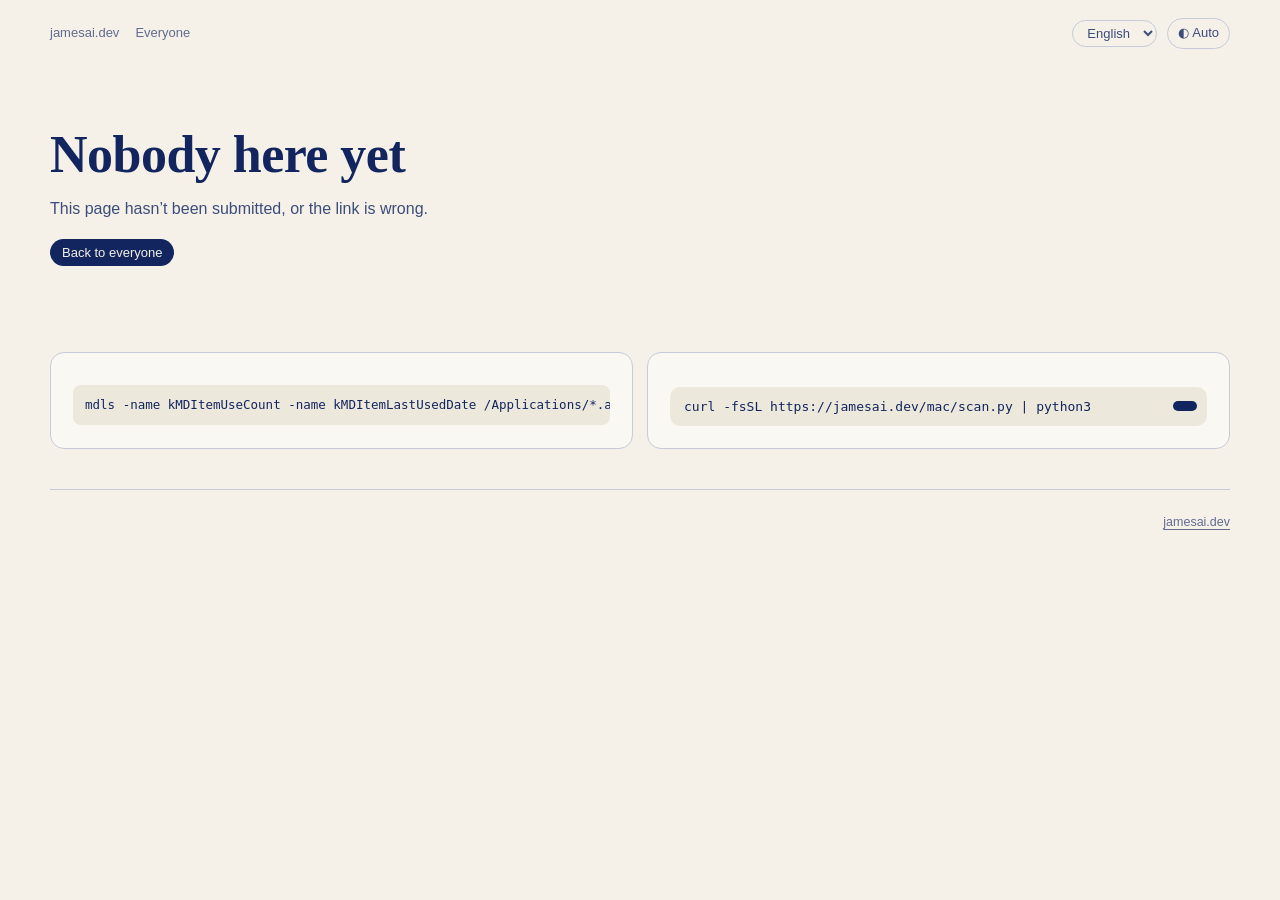
<file: mac/u/index.html>
<!doctype html>
<html lang="zh-Hans">
<head>
<meta charset="utf-8">
<meta name="viewport" content="width=device-width, initial-scale=1, viewport-fit=cover">
<title>Mac 软件 · James AI</title>
<meta name="description" content="一个人的 Mac 上真正在用的软件：打开次数来自 macOS Spotlight 的实测记录，附官网与价格。">
<meta property="og:type" content="profile">
<meta property="og:site_name" content="James AI">
<meta name="twitter:card" content="summary">
<link rel="icon" href="../icons/ghostty.png">
<script>
/* Theme before first paint: auto / day / night, key shared with the homepage. */
window.__applyTheme = function (v) {
  var d = v === 'night';
  if (v === 'system') { try { d = matchMedia('(prefers-color-scheme: dark)').matches; } catch (e) {} }
  document.documentElement.setAttribute('data-press', d ? 'night' : 'day');
};
(function () { var v = 'system'; try { v = localStorage.getItem('jamesai.press') || 'system'; } catch (e) {} window.__applyTheme(v); })();
</script>
<link rel="stylesheet" href="../mac.css?v=2">
</head>
<body>
<div class="wrap">
  <div class="bar">
    <nav><a href="/">jamesai.dev</a><a href="../" id="hub-link"></a></nav>
    <div id="bar-tools"></div>
  </div>
  <header class="hero" id="hero"></header>
</div>

<div class="filters" id="filters" hidden>
  <div class="wrap">
    <div class="row" id="f-cat"></div>
    <div class="row" id="f-freq"></div>
    <div class="row" id="f-price"></div>
    <div class="sortrow"><span id="count"></span><label><span id="sort-lab"></span><select id="sort"></select></label></div>
  </div>
</div>

<main class="wrap">
  <div class="grid" id="grid"></div>
  <section id="skills-sec" hidden>
    <h2 class="sec" id="skills-title"></h2>
    <p class="sec" id="skills-sub"></p>
    <ul class="skills" id="skills"></ul>
  </section>
  <section class="notes" id="notes" hidden>
    <div class="note"><h2 id="how-title"></h2><p id="how"></p>
      <pre>mdls -name kMDItemUseCount -name kMDItemLastUsedDate /Applications/*.app</pre></div>
    <div class="note"><h2 id="join-title"></h2><p id="join-sub"></p>
      <div class="cmd"><code id="cmd">curl -fsSL https://jamesai.dev/mac/scan.py | python3</code><button type="button" id="copy"></button></div></div>
  </section>
</main>

<div class="wrap"><footer><span id="foot"></span><span><a href="/">jamesai.dev</a></span></footer></div>

<script src="../common.js?v=2"></script>
<script>
/* ---------------------------------------------------------------------------
   One person's page. Reads ?h=<github handle>, then loads:
     ../catalog.json   shared app catalog (name, icon, link, price, blurb)
     ./<handle>.json   that person's scanned apps + skills
   Apps not yet in the catalog still render, with a letter tile and no price.
   --------------------------------------------------------------------------- */
(function () {
  var K = window.MacKit;
  var handle = (new URLSearchParams(location.search).get('h') || '').toLowerCase().replace(/[^a-z0-9-]/g, '');
  var state = { cat: 'all', freq: 'all', price: 'all', sort: 'use' };
  var P = null, CAT = null, APPS = [], MAXLOG = 1, DAY = 864e5;

  /* Frequency tier, in one place: 200+ launches = every day; otherwise by
     how recently it was last opened relative to the scan date. */
  function tier(a) {
    if (a.uses == null || !a.last) return 'idle';
    if (a.uses >= 200) return 'daily';
    var age = (new Date(P.scannedAt) - new Date(a.last)) / DAY;
    return age <= 7 ? 'week' : age <= 30 ? 'month' : 'idle';
  }
  function priceKey(a) { return a.model === 'open-source' ? 'free' : a.model; }
  function icon(a, cls) {
    return a.icon ? '<img class="' + cls + '" src="../icons/' + a.icon + '.png" alt="" loading="lazy">'
      : '<span class="' + cls + ' tile">' + K.esc((K.t(a.name) || '?').trim().charAt(0).toUpperCase()) + '</span>';
  }

  function chips(el, label, key, opts) {
    el.innerHTML = '<span class="lab">' + label + '</span>' + opts.map(function (o) {
      return '<button class="chip" type="button" data-k="' + key + '" data-v="' + o[0] + '" aria-pressed="' + (state[key] === o[0]) + '">'
        + K.esc(o[1]) + (o[2] != null ? '<small>' + o[2] + '</small>' : '') + '</button>';
    }).join('');
  }
  function countBy(key, v) {
    return APPS.filter(function (a) { return key === 'cat' ? a.cat === v : key === 'freq' ? a.tier === v : priceKey(a) === v; }).length;
  }

  function paintHero() {
    var s = K.S(), name = K.t(P.name) || P.handle;
    document.title = K.f(s.profileTitle, name) + ' · James AI';
    var total = APPS.reduce(function (n, a) { return n + (a.uses || 0); }, 0);
    var free = APPS.filter(function (a) { return a.model && a.model !== 'subscription' && a.model !== 'one-time'; }).length;
    document.getElementById('hero').innerHTML =
      '<span class="live"><i></i>' + K.esc(K.f(s.scanned, K.date(P.scannedAt))) + '</span>'
      + '<h1>' + K.esc(K.f(s.profileTitle, name)) + '</h1>'
      + '<p class="sub">' + K.esc(K.t(P.bio) || K.f(s.profileSub, name)) + '</p>'
      + '<div class="who">' + (P.github ? '<img src="https://github.com/' + K.esc(P.github) + '.png?size=112" alt="" width="56" height="56">' : '<span class="ico tile" style="width:56px;height:56px;border-radius:50%">' + K.esc((name || '?').charAt(0).toUpperCase()) + '</span>')
      + '<div><div class="name">' + K.esc(name) + '</div><div class="h">@' + K.esc(P.handle)
      + (P.x ? ' · <a href="https://x.com/' + K.esc(P.x) + '" rel="noopener">x.com/' + K.esc(P.x) + '</a>' : '') + '</div></div></div>'
      + '<div class="stats"><span><b>' + APPS.length + '</b>' + s.apps + '</span><span><b>' + K.num(total) + '</b>' + s.launches + '</span>'
      + '<span><b>' + free + '</b>' + s.freeToUse + '</span></div>';
  }

  function paintFilters() {
    var s = K.S();
    var cats = Object.keys(s.cats).filter(function (k) { return countBy('cat', k); });
    chips(document.getElementById('f-cat'), s.catLab, 'cat', [['all', s.all, APPS.length]].concat(cats.map(function (k) { return [k, s.cats[k], countBy('cat', k)]; })));
    chips(document.getElementById('f-freq'), s.freqLab, 'freq', [['all', s.all, null]].concat(Object.keys(s.freq).filter(function (k) { return countBy('freq', k); }).map(function (k) { return [k, s.freq[k], countBy('freq', k)]; })));
    chips(document.getElementById('f-price'), s.priceLab, 'price', [['all', s.all, null]].concat(['free', 'freemium', 'one-time', 'subscription'].filter(function (k) { return countBy('price', k); }).map(function (k) { return [k, s.priceFilter[k], countBy('price', k)]; })));
    document.getElementById('sort-lab').textContent = s.sort;
    document.getElementById('sort').innerHTML = Object.keys(s.sorts).map(function (k) {
      return '<option value="' + k + '"' + (state.sort === k ? ' selected' : '') + '>' + s.sorts[k] + '</option>';
    }).join('');
  }

  function paintGrid() {
    var s = K.S();
    var list = APPS.filter(function (a) {
      return (state.cat === 'all' || a.cat === state.cat) && (state.freq === 'all' || a.tier === state.freq)
        && (state.price === 'all' || priceKey(a) === state.price);
    }).sort(function (a, b) {
      if (state.sort === 'name') return K.t(a.name).localeCompare(K.t(b.name));
      if (state.sort === 'recent') return (b.last ? +new Date(b.last) : 0) - (a.last ? +new Date(a.last) : 0);
      if (state.sort === 'price') return (a.sortPrice == null ? 1e9 : a.sortPrice) - (b.sortPrice == null ? 1e9 : b.sortPrice) || (b.uses || 0) - (a.uses || 0);
      return (b.uses || 0) - (a.uses || 0);
    });
    document.getElementById('count').textContent = K.f(s.count, list.length);
    var grid = document.getElementById('grid');
    if (!list.length) { grid.innerHTML = '<p class="empty">' + s.empty + '</p>'; return; }
    grid.innerHTML = list.map(function (a) {
      var pct = a.uses ? Math.max(4, Math.round(Math.log10(a.uses + 1) / MAXLOG * 100)) : 0;
      var useLine = a.uses ? K.f(s.opened, K.num(a.uses)) + ' · ' + K.f(s.last, K.shortDate(a.last)) : s.never;
      var link = a.ref || a.url;
      var priceSmall = a.model ? ((a.model === 'free' ? '' : s.model[a.model]) + (a.verified || a.model === 'free' || a.model === 'open-source' ? '' : ' · ' + s.unverified)) : '';
      return '<article class="card">'
        + (a.cat === 'mine' ? '<span class="badge">' + s.cats.mine + '</span>' : '')
        + '<div class="top">' + icon(a, 'ico')
        + '<div><div class="meta"><span>' + K.esc(s.cats[a.cat] || s.cats.other) + '</span><span>·</span>'
        + '<span class="' + (a.tier === 'daily' ? 'hot' : '') + '">' + K.esc(s.freq[a.tier]) + '</span></div>'
        + '<div class="name">' + K.esc(K.t(a.name)) + '</div></div></div>'
        + (a.note ? '<p class="note-q">' + K.esc(a.note) + '</p>' : '')
        + '<p class="desc">' + K.esc(K.t(a.desc)) + '</p>'
        + '<div class="use"><span class="track"><span class="fill" style="width:' + pct + '%"></span></span><span>' + useLine + '</span></div>'
        + '<div class="foot"><div class="price">' + K.esc(a.price ? K.t(a.price) : s.unknownPrice) + (priceSmall ? '<small>' + K.esc(priceSmall) + '</small>' : '') + '</div>'
        + (link ? '<span class="go">' + s.site + ' ↗</span>' : '') + '</div>'
        + (link ? '<a class="cover" href="' + K.esc(link) + '" target="_blank" rel="' + (a.ref ? 'sponsored ' : '') + 'noopener" aria-label="' + K.esc(K.t(a.name)) + '"></a>' : '')
        + '</article>';
    }).join('');
  }

  function paintSkills() {
    var s = K.S(), sk = (P.skills || []).slice().sort(function (a, b) { return (b.uses || 0) - (a.uses || 0); });
    document.getElementById('skills-sec').hidden = !sk.length;
    if (!sk.length) return;
    document.getElementById('skills-title').textContent = s.skillsTitle;
    document.getElementById('skills-sub').textContent = K.f(s.skillsSub, P.skillsDays || 30);
    var max = Math.log10(Math.max.apply(null, sk.map(function (x) { return x.uses || 1; })) + 1);
    document.getElementById('skills').innerHTML = sk.map(function (x) {
      var pct = Math.max(4, Math.round(Math.log10((x.uses || 0) + 1) / max * 100));
      return '<li><div class="nm">' + (x.url ? '<a href="' + K.esc(x.url) + '" rel="noopener" target="_blank">' + K.esc(x.name) + '</a>' : K.esc(x.name)) + '</div>'
        + (x.note ? '<p class="note-q">' + K.esc(x.note) + '</p>' : '')
        + '<div class="use"><span class="track"><span class="fill" style="width:' + pct + '%"></span></span><span>' + K.f(s.skillsUses, K.num(x.uses)) + '</span></div></li>';
    }).join('');
  }

  function paintAll() {
    var s = K.S();
    document.getElementById('hub-link').textContent = s.hubLink;
    if (!P) {
      document.getElementById('hero').innerHTML = '<h1>' + s.notFound + '</h1><p class="sub">' + s.notFoundSub + '</p><p style="margin-top:18px"><a class="go" href="../">' + s.back + '</a></p>';
      return;
    }
    paintHero(); paintFilters(); paintGrid(); paintSkills();
    document.getElementById('how-title').textContent = s.howTitle;
    document.getElementById('how').textContent = s.how;
    document.getElementById('join-title').textContent = s.joinTitle;
    document.getElementById('join-sub').textContent = s.joinSub;
    document.getElementById('copy').textContent = s.copy;
    var anyRef = APPS.some(function (a) { return a.ref; });
    document.getElementById('foot').textContent = (anyRef ? s.affiliate + ' ' : '') + K.f(s.foot, K.date(CAT.checkedAt));
  }

  document.addEventListener('click', function (e) {
    var b = e.target.closest('.chip');
    if (b) { state[b.dataset.k] = b.dataset.v; paintFilters(); paintGrid(); }
  });
  document.getElementById('sort').addEventListener('change', function (e) { state.sort = e.target.value; paintGrid(); });
  document.getElementById('copy').addEventListener('click', function () {
    var btn = this;
    try { navigator.clipboard.writeText(document.getElementById('cmd').textContent); } catch (e) {}
    btn.textContent = K.S().copied; setTimeout(function () { btn.textContent = K.S().copy; }, 1500);
  });

  var load = handle
    ? Promise.all([fetch('../catalog.json').then(function (r) { return r.json(); }),
                   fetch(K.API + '/u?h=' + handle).then(function (r) { if (!r.ok) throw 0; return r.json(); })])
    : Promise.reject(0);
  load.then(function (res) {
    CAT = res[0]; P = res[1];
    /* Merge each scanned app with its catalog entry (catalog wins on facts,
       the person's file wins on uses/last/note). */
    APPS = (P.apps || []).map(function (a) {
      var c = K.own(CAT.apps, a.id) || {};
      return {
        id: a.id, name: c.name || a.name, icon: c.icon, cat: c.cat || a.cat || 'other',
        url: c.url, ref: c.ref, model: c.model, price: c.price, sortPrice: c.sortPrice, desc: c.desc, verified: c.verified,
        uses: a.uses, last: a.last, note: a.note
      };
    });
    MAXLOG = Math.log10(Math.max.apply(null, APPS.map(function (a) { return a.uses || 1; })) + 1);
    APPS.forEach(function (a) { a.tier = tier(a); });
    document.getElementById('filters').hidden = false;
    document.getElementById('notes').hidden = false;
    var canon = document.createElement('link'); canon.rel = 'canonical'; canon.href = 'https://jamesai.dev/mac/u/?h=' + encodeURIComponent(P.handle);
    document.head.appendChild(canon);
  }).catch(function () { P = null; }).then(function () { K.chrome(paintAll); });
})();
</script>
</body>
</html>
</file>
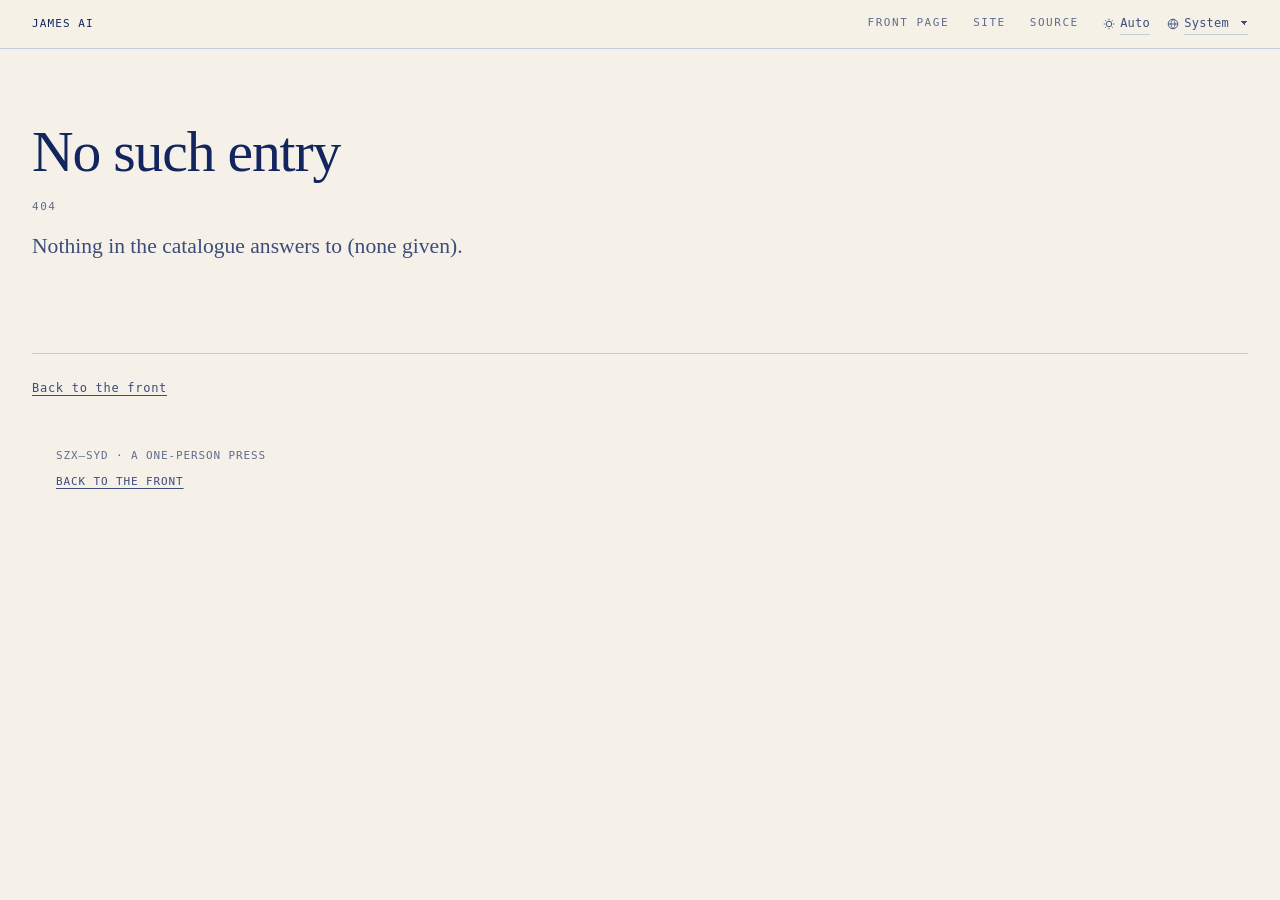
<file: product.html>
<!DOCTYPE html>
<html lang="zh-Hans" data-press="day">
<head>
<meta charset="utf-8">
<meta name="viewport" content="width=device-width, initial-scale=1, viewport-fit=cover">
<title>James AI</title>
<!-- Description, canonical and og:title/description/url/image are set per product by the
     script below (one template, many products); these are the shared defaults. -->
<meta name="description" content="Free Mac apps and Claude Code skills by James: ClipStack, Candela, AudioSwitch, Veil, Tapper, Inkstone and AI KEY.">
<meta property="og:type" content="website">
<meta property="og:site_name" content="James AI">
<meta name="twitter:card" content="summary_large_image">
<meta name="twitter:site" content="@JamesAI">
<!-- Shared with the homepage-era stylesheet. See the note at the top of site.css. -->
<link rel="stylesheet" href="site.css?v=5">
<script>
/* Day / night / follow-the-system, resolved BEFORE the first paint. It used to
   run at the foot of the body, which meant a reader in night mode watched the
   page render light and then go dark. Same storage key as the homepage
   (`jamesai.press`) — one setting, several pages. */
(function () {
  var KEY = 'jamesai.press';
  function saved() {
    try { return localStorage.getItem(KEY) || 'system'; } catch (e) { return 'system'; }
  }
  function apply(v) {
    var dark = v === 'night';
    if (v === 'system') {
      try { dark = matchMedia('(prefers-color-scheme: dark)').matches; } catch (e) {}
    }
    /* Same attribute and same value the front page sets, so one selector in
       site.css serves both. It used to be `data-lamp="on|off"`, a name left
       over from a design that had a lamp switch on it. */
    document.documentElement.setAttribute('data-press', dark ? 'night' : 'day');
  }
  window.__pressSaved = saved;
  window.__pressApply = apply;
  apply(saved());
  try {
    matchMedia('(prefers-color-scheme: dark)').addEventListener('change', function () {
      if (saved() === 'system') apply('system');
    });
  } catch (e) {}
})();
</script>

<link rel="icon" href="assets/favicon.png" sizes="48x48">
<link rel="icon" href="assets/favicon-32.png" sizes="32x32">
<link rel="apple-touch-icon" href="assets/favicon-180.png">
<style>
/* =====================================================================
   product.html — one product, at length.

   WHY THERE IS A SECOND PAGE AT ALL
   The homepage row is a scanning surface: name, one line, one paragraph, one
   picture. That is the right density for a list and the wrong place to show
   how something works — measured, a row thumbnail is 473px wide and a single
   picture there has to answer "what is this" in one glance. Everything else a
   product has to say was going to somebody else's website.

   So the row now carries the ONE representative picture and links here, and
   here is where the rest of the pictures live, each with the sentence that
   says what it is evidence of. Nothing on this page is decoration: a shot
   without a claim attached to it was left out.

   ONE TEMPLATE, NOT FOUR PAGES
   Rendered from data.js like the magazine is. Four hand-written pages would
   agree with the catalogue today and drift from it by the next release, and
   the drift would be silent.
   ===================================================================== */

/* --- head ------------------------------------------------------------ */
.p-head { display: grid; grid-template-columns: repeat(12, 1fr); gap: var(--gut);
          align-items: start; padding-block: calc(var(--m) * 9) calc(var(--m) * 5); }
.p-id   { grid-column: 1 / span 6; }
/* Category · index, set as a quiet meta line under the title (never a kicker above it). */
.p-kick { font-family: var(--mono); font-size: 0.6875rem; letter-spacing: 0.14em;
          text-transform: uppercase; color: var(--ink3); display: block;
          margin-top: calc(var(--m) * 2); }
.p-head h1 { text-wrap: balance; }
.p-motto, .p-txt p, figcaption { text-wrap: pretty; }
.p-head h1 { font-size: clamp(2.4rem, 5.2vw, 3.6rem); line-height: 1.06;
             font-weight: 500; letter-spacing: -0.02em; }
.p-motto { font-size: clamp(1.05rem, 2vw, 1.35rem); color: var(--ink2);
           margin-top: calc(var(--m) * 1.5); }
.p-txt { grid-column: 8 / span 5; }
.p-txt p { font-family: var(--serif); font-size: 0.9375rem; line-height: 1.75;
           color: var(--ink2); }

/* --- the lead picture -------------------------------------------------
   Full measure and 16:10, the same crop the homepage row uses. Repeating it
   here is deliberate: it is the picture the reader clicked, and landing on a
   page that opens with something else reads as having arrived somewhere
   unrelated. */
.p-hero { position: relative; display: block; aspect-ratio: 16 / 10;
          /* Width is capped per picture, in script — see `cap()`. */
          overflow: hidden; border-radius: var(--r-l);
          background: var(--g1); box-shadow: var(--lift); }
.p-hero img, .p-hero video { position: absolute; inset: 0; width: 100%; height: 100%;
              object-fit: cover; max-width: none; background: var(--g1); }

/* --- the gallery ------------------------------------------------------
   One figure per row of the grid: picture on the left edge, its sentence in
   the text column, tops aligned. Same two rules the magazine spread follows,
   for the same reason — the pictures are different shapes and a centred or
   middle-aligned set makes every one of them start somewhere else.

   Portrait plates take a narrower column instead of a smaller box inside a
   wide one, so their left edge is still column 1. Which ones those are is not
   written down anywhere: it is read off the file when it loads (see `fit`),
   because a hand-maintained list of "these three are tall" is a list that goes
   wrong the first time a shot is replaced. */
.p-gal { margin-top: calc(var(--m) * 10); }
.p-fig { display: grid; grid-template-columns: repeat(12, 1fr); gap: var(--gut);
         align-items: start; padding-block: calc(var(--m) * 5);
         border-top: 1px solid var(--rule); }
.p-fig:last-child { border-bottom: 1px solid var(--rule); }
.p-fig .shot { grid-column: 1 / span 8; display: block; border-radius: var(--r-l);
               overflow: hidden; background: var(--g1); box-shadow: var(--lift); }
.p-fig.tall .shot { grid-column: 1 / span 4; }
.p-fig .shot img { width: 100%; height: auto; }
.p-fig figcaption { grid-column: 10 / span 3; }
.p-fig.tall figcaption { grid-column: 6 / span 5; }
.p-num { font-family: var(--mono); font-size: 0.6875rem; letter-spacing: 0.14em;
         color: var(--accent-text); display: block; margin-bottom: var(--m); }
.p-cap { font-family: var(--serif); font-size: 0.875rem; line-height: 1.75;
         color: var(--ink2); }

/* --- where to go next ------------------------------------------------- */
/* The page used to end in two underlined mono links and the prev/next foot,
   which told a reader what the thing IS and never once what to do about it.
   One button, in the signal ink, plus the command itself where a command is
   what the next step actually is — the reader copies it rather than going to
   look for it. Everything else on the page stays two-ink. */
.p-hero figcaption { margin-top: calc(var(--m) * 1.5);
                     font-family: var(--mono); font-size: 0.6875rem;
                     letter-spacing: 0.08em; color: var(--ink3); }
.p-cta { margin-top: calc(var(--m) * 6); padding-top: calc(var(--m) * 4);
         border-top: 1px solid var(--rule);
         display: grid; gap: calc(var(--m) * 2); justify-items: start; }
.cta-go { display: inline-block; text-decoration: none;
          background: var(--accent-text); color: var(--g0);
          padding: calc(var(--m) * 1.75) calc(var(--m) * 3.5);
          border-radius: var(--r-l); font-family: var(--serif);
          font-size: 1.0625rem; letter-spacing: 0.01em; }
@media (hover: hover) and (pointer: fine) {
  .cta-go { transition: transform var(--t-hover, 180ms) ease, filter 180ms ease; }
  .cta-go:hover { filter: brightness(1.08); transform: translateY(-1px); }
  .cta-go:active { transform: translateY(0); }
}
/* The command is a <button>, not a <code>: its job is to end up on the
   clipboard, and a thing you click has to be a thing the keyboard can reach. */
.cta-cmd { display: inline-flex; align-items: center; gap: calc(var(--m) * 2);
           max-width: 100%; cursor: pointer; text-align: left;
           font-family: var(--mono); font-size: 0.8125rem; color: var(--ink);
           background: transparent; border: 1px solid var(--rule);
           border-radius: var(--r-l);
           padding: calc(var(--m) * 1.25) calc(var(--m) * 2); }
.cta-cmd { min-height: 44px; }
.cta-cmd code { font: inherit; overflow-wrap: anywhere; }
.cta-label { margin: var(--m) 0 calc(var(--m) * -1); font-family: var(--mono);
             font-size: 0.6875rem; letter-spacing: 0.12em; text-transform: uppercase;
             color: var(--ink3); }
.cta-cmd b { font-family: var(--mono); font-size: 0.6875rem; font-weight: 400;
             letter-spacing: 0.12em; text-transform: uppercase;
             color: var(--ink3); white-space: nowrap; }
.cta-cmd[data-done="1"] b { color: var(--accent-text); }
@media (hover: hover) and (pointer: fine) { .cta-cmd:hover { border-color: var(--ink3); } }
.cta-note { margin: 0; max-width: 52ch; color: var(--ink2);
            font-size: 0.9375rem; line-height: 1.55; }
.p-cta-foot { border-top: 0; padding-top: 0; margin-top: calc(var(--m) * 5); }
.p-out { display: flex; flex-wrap: wrap; gap: calc(var(--m) * 3);
         margin-top: calc(var(--m) * 6); padding-top: calc(var(--m) * 3);
         border-top: 1px solid var(--rule); }
.p-out a { font-family: var(--mono); font-size: 0.75rem; letter-spacing: 0.06em;
           color: var(--ink2); text-decoration: underline;
           text-underline-offset: 3px; text-decoration-thickness: 1px; }
@media (hover: hover) and (pointer: fine) { .p-out a:hover { color: var(--ink); } }
.p-sib { display: flex; justify-content: space-between; gap: var(--gut);
         margin-top: calc(var(--m) * 8); padding-top: calc(var(--m) * 3);
         border-top: 1px solid var(--rule);
         font-family: var(--mono); font-size: 0.6875rem; letter-spacing: 0.12em;
         text-transform: uppercase; }
.p-sib a { color: var(--ink2); text-decoration: none; }
@media (hover: hover) and (pointer: fine) { .p-sib a:hover { color: var(--accent-text); } }
.p-sib b { display: block; font-family: var(--serif); font-size: 0.9375rem;
           letter-spacing: -0.01em; text-transform: none; color: var(--ink);
           margin-top: 4px; font-weight: 600; }

@media (max-width: 62rem) {
  .p-id, .p-txt { grid-column: 1 / span 12; }
  .p-txt { margin-top: calc(var(--m) * 3); }
  .p-fig .shot, .p-fig.tall .shot { grid-column: 1 / span 12; }
  .p-fig figcaption, .p-fig.tall figcaption { grid-column: 1 / span 12; }
  .p-fig.tall .shot { max-width: 26rem; }
}
@media (max-width: 40rem) {
  :root { --page: min(100% - var(--m) * 4, 1216px); }
  .spec { grid-template-columns: minmax(0, 1fr); }
}

/* --- the two controls, lifted from the homepage's running head -------------
   Same rule as there: they live among .sign-links, which are 11px mono
   uppercase metadata, and they must not read as more of it — so the same mono
   family (they belong to the bar), one step up, not uppercased, an icon each.
   Below 34rem the three text links go and the controls stay: on a phone the
   back arrow is the browser's, the repo and site links are repeated at the
   foot of the page, and the two things with no other handle are these. */
.press-tools { display: inline-flex; align-items: center; gap: 1.05rem;
               color: var(--ink2);
               font-family: var(--mono); font-size: 0.75rem; font-weight: 500;
               letter-spacing: 0.02em; text-transform: none; }
.press-tools .ico { width: 12px; height: 12px; flex: none; fill: none;
                    stroke: currentColor; stroke-width: 1.2; }
.press-switch, .press-lang-wrap { display: inline-flex; align-items: center; gap: 0.45em; }
.press-switch {
  font: inherit; letter-spacing: inherit; text-transform: none;
  background: none; border: 0; padding: 0; cursor: pointer; color: inherit;
}
.press-switch .js-mode-label { border-bottom: 1px solid var(--rule); }
.press-lang {
  font: inherit; letter-spacing: inherit; text-transform: none;
  background: none; border: 0; padding: 0 0.9em 0 0; color: inherit;
  border-bottom: 1px solid var(--rule); cursor: pointer;
  appearance: none; -webkit-appearance: none;
  background-image: linear-gradient(45deg, transparent 50%, currentColor 50%),
                    linear-gradient(135deg, currentColor 50%, transparent 50%);
  background-size: 4px 4px, 4px 4px;
  background-position: right 3px center, right 0px center;
  background-repeat: no-repeat;
}
/* The same press feedback the front page's copy of this control has: it
   changes something the reader is looking at, so it answers the press
   itself rather than letting the repaint be the only answer. */
.press-switch { transition: transform var(--t-press) var(--ease), color var(--t-hover) var(--ease); }
.press-switch:active { transform: scale(0.96); }
@media (prefers-reduced-motion: reduce) {
  .press-switch { transition: color var(--t-hover) var(--ease); }
  .press-switch:active { transform: none; }
}
@media (hover: hover) and (pointer: fine) { .press-switch:hover, .press-lang:hover { color: var(--ink); } }
.press-lang option { color: initial; }
.sign-links { align-items: center; }
@media (max-width: 34rem) {
  .sign-links > a { display: none; }
  .sign-links { gap: 0; }
  .press-tools { gap: 0.8rem; }
}
</style>
</head>
<body>

<nav class="sign" id="sign" aria-label="Navigation">
  <a href="index.html" class="sign-brand">James AI</a>
  <span class="sign-links">
    <a href="index.html" data-k="back">返回首页</a>
    <a id="navSite" href="#" data-k="site">官网</a>
    <a id="navRepo" href="#" data-k="repo">源码</a>
    <!-- The page used to argue it needed no switch because the homepage had
         one. That was true when the homepage's switch sat at the very top of
         the homepage; it is not true of a reader who arrives here from a
         search result and has never seen it. Same setting, same storage keys,
         another handle. -->
    <span class="press-tools">
      <button class="press-switch js-mode" type="button">
        <svg class="ico" viewBox="0 0 16 16" aria-hidden="true"><circle cx="8" cy="8" r="3.6"/><path d="M8 .9v2M8 13.1v2M.9 8h2M13.1 8h2M3 3l1.4 1.4M11.6 11.6L13 13M13 3l-1.4 1.4M4.4 11.6L3 13"/></svg>
        <span class="js-mode-label">跟随系统</span>
      </button>
      <label class="press-lang-wrap">
        <svg class="ico" viewBox="0 0 16 16" aria-hidden="true"><circle cx="8" cy="8" r="6.4"/><path d="M1.6 8h12.8M8 1.6c1.8 2 2.7 4.1 2.7 6.4S9.8 12.4 8 14.4C6.2 12.4 5.3 10.3 5.3 8S6.2 3.6 8 1.6z"/></svg>
        <select class="press-lang js-lang" aria-label="Language">
          <option value="system">跟随系统</option>
          <option value="zh-Hans">简体中文</option>
          <option value="zh-Hant">繁體中文</option>
          <option value="en">English</option>
        </select>
      </label>
    </span>
  </span>
</nav>

<main class="wrap" id="top">
  <div id="page"></div>

  <section class="foot">
    <p data-k="press">SZX–SYD · 一人公司</p>
    <p><a href="index.html" data-k="home">返回首页</a></p>
  </section>
</main>

<script src="data.js?v=11"></script>
<script src="i18n.js?v=6"></script>
<script>
/* One product, from the shared catalogue. */
(function () {
  /* --- language ----------------------------------------------------------
     Three, the same three the homepage offers, sharing its `press.lang` key so
     a reader who chose English there does not arrive here in Chinese.

     Two tables, because there are two kinds of string. The catalogue's own
     words (names, taglines, captions) live in data.js and are picked by
     `dataLang`. The page's furniture — four spec labels, the nav, the
     neighbours, the 404 — is only ever seen here, so it lives here. */
  var CHROME = {
    'zh-Hans': {
      back: '返回首页', site: '官网', repo: '源码', home: '回到首页',
      press: 'SZX–SYD · 一人公司',
      kind: '类型', stars: '星标', src: '源码', web: '官网',
      prev: '← 上一项', next: '下一项 →',
      ctaSite: '打开 %s', ctaRepo: '在 GitHub 上打开',
      copy: '复制', copied: '已复制', brew: '或者用 Homebrew 安装',
      lost: '没有这一项', lostBody: '目录里找不到 %s。', unnamed: '（未指定）',
      auto: '自动', day: '日间版', night: '夜间版', mode: '显示模式',
      sys: '跟随系统'
    },
    'zh-Hant': {
      back: '回首頁', site: '官網', repo: '原始碼', home: '回到首頁',
      press: 'SZX–SYD · 一人公司',
      kind: '類型', stars: '星標', src: '原始碼', web: '官網',
      prev: '← 上一項', next: '下一項 →',
      ctaSite: '開啟 %s', ctaRepo: '在 GitHub 上開啟',
      copy: '複製', copied: '已複製', brew: '或者用 Homebrew 安裝',
      lost: '沒有這一項', lostBody: '目錄裡找不到 %s。', unnamed: '（未指定）',
      auto: '自動', day: '日間版', night: '夜間版', mode: '顯示模式',
      sys: '跟隨系統'
    },
    en: {
      back: 'Front page', site: 'Site', repo: 'Source', home: 'Back to the front',
      press: 'SZX–SYD · a one-person press',
      kind: 'Kind', stars: 'Stars', src: 'Source', web: 'Site',
      prev: '← Previous', next: 'Next →',
      ctaSite: 'Open %s', ctaRepo: 'Open it on GitHub',
      copy: 'Copy', copied: 'Copied', brew: 'Or install with Homebrew',
      lost: 'No such entry', lostBody: 'Nothing in the catalogue answers to %s.',
      unnamed: '(none given)',
      auto: 'Auto', day: 'Day', night: 'Night', mode: 'Appearance',
      sys: 'System'
    }
  };
  /* data.js carries zh / zh-Hant / en; the page's own lang tags are the same
     three, so the two agree without a mapping table. */
  var LANG_DATA = { 'zh-Hans': 'zh', 'zh-Hant': 'zh-Hant', en: 'en' };

  function resolveLang(choice) {
    if (choice !== 'system') return choice;
    var wanted = navigator.languages || [navigator.language || 'zh'];
    for (var i = 0; i < wanted.length; i++) {
      var tag = String(wanted[i]).toLowerCase();
      if (tag.indexOf('zh') === 0) return /hant|tw|hk|mo/.test(tag) ? 'zh-Hant' : 'zh-Hans';
      if (tag.indexOf('en') === 0) return 'en';
    }
    return 'zh-Hans';
  }

  var langChoice = 'system';
  try { langChoice = localStorage.getItem('press.lang') || 'system'; } catch (e) {}
  var lang = resolveLang(langChoice);
  var C = CHROME[lang] || CHROME['zh-Hans'];
  var LANG = LANG_DATA[lang] || 'zh';
  function L(k, arg) {
    var v = (C[k] != null) ? C[k] : k;
    return arg == null ? v : v.replace('%s', arg);
  }
  function t(v) { return v && typeof v === 'object' ? (v[LANG] || v.en || v.zh) : (v || ''); }
  function esc(s) {
    return String(s).replace(/[&<>"]/g, function (c) {
      return { '&': '&amp;', '<': '&lt;', '>': '&gt;', '"': '&quot;' }[c];
    });
  }
  /* One version token for every generated asset, kept in step with
     index.html by hand. Without it the browser keeps serving the file it
     cached under the same name after a re-shot. */
  var V = '?v=21';

  /* Flatten the catalogue once: the page needs the item, the category it came
     from (for the "kind" label) and its neighbours (for the foot), and all
     three come from the same walk. */
  var flat = [];
  CATEGORIES.forEach(function (c) {
    (c.items || []).forEach(function (it) { flat.push({ it: it, cat: c }); });
  });

  var want = new URLSearchParams(location.search).get('p') || '';
  var i = -1;
  flat.forEach(function (e, n) { if (e.it.repo === want) i = n; });

  var host = document.getElementById('page');

  /* Find-or-create one <head> tag, so a language change updates it in place. */
  function headTag(tag, key, keyVal, attr, value) {
    var el = document.head.querySelector(tag + '[' + key + '="' + keyVal + '"]');
    if (!el) { el = document.createElement(tag); el.setAttribute(key, keyVal); document.head.appendChild(el); }
    el.setAttribute(attr, value);
  }

  /* Everything below depends on the language, so it is a function and not a
     run of statements: changing the select re-runs exactly this. */
  function paint() {
    if (i < 0) {
      /* A bad ?p= is a link that rotted, not a crash. Say so, in the reader's
         language, and offer the way back rather than an empty template. */
      document.title = L('lost') + ' \u00b7 James AI';
      host.innerHTML = '<section class="p-head"><div class="p-id">'
        + '<h1>' + esc(L('lost')) + '</h1><span class="p-kick">404</span>'
        + '<p class="p-motto">' + esc(L('lostBody', want || L('unnamed'))) + '</p></div></section>'
        + '<p class="p-out"><a href="index.html">' + esc(L('home')) + '</a></p>';
      return;
    }
    var it = flat[i].it, kind = t(flat[i].cat.title);
    var shots = it.shots || [];
    document.title = t(it.name) + ' \u00b7 ' + t(it.tagline) + ' \u00b7 James AI';
    /* Search and link previews: this page is one template for many products,
       so its description, canonical and Open Graph tags are set here. */
    var pageUrl = 'https://jamesai.dev/product.html?p=' + encodeURIComponent(it.repo);
    var about = t(it.desc);
    if (about.length > 155) {
      /* Prefer ending on a whole sentence; otherwise cut at a word and add an ellipsis. */
      var cut = about.slice(0, 155), end = Math.max(cut.lastIndexOf('. '), cut.lastIndexOf('\u3002'), cut.lastIndexOf('\uff1b'));
      about = end > 60 ? cut.slice(0, end + 1)
            : cut.slice(0, 154).replace(/[\s,;:—–-]+\S*$/, '') + '\u2026';
    }
    headTag('meta', 'name', 'description', 'content', about);
    headTag('link', 'rel', 'canonical', 'href', pageUrl);
    headTag('meta', 'property', 'og:title', 'content', document.title);
    headTag('meta', 'property', 'og:description', 'content', about);
    headTag('meta', 'property', 'og:url', 'content', pageUrl);
    if (it.shot) headTag('meta', 'property', 'og:image', 'content',
      'https://jamesai.dev/' + it.shot.replace(/\.(jpg|webp)$/, '.webp'));

    function siteHost(u) { return u.replace(/^https?:\/\//, '').replace(/\/$/, ''); }
    var repoUrl = 'https://github.com/iamzifei/' + it.repo;
    /* paint() runs again on every language change, so these have to tolerate
       having already been dealt with once: the site link is REMOVED for a
       product that has no site, and the second pass would then be looking up
       an element that is gone. */
    var navRepo = document.getElementById('navRepo');
    if (navRepo) navRepo.href = repoUrl;
    var navSite = document.getElementById('navSite');
    if (navSite) { if (it.site) { navSite.href = it.site; } else { navSite.remove(); } }

    /* Source and Site name a place, so they link to it. They were plain text,
       which reads fine right up until somebody tries to click "inkslab.app". */
    /* A known count of zero is a number, not missing data: "0 ★", not a dash.
       The dash is kept for entries that have no repository to count. */
    function starText(it) {
      if (it.stars) return it.stars + ' ★';
      return (it.repo && typeof it.stars === 'number') ? '0 ★' : '—';
    }
    function spec() {
      var rows = [[L('kind'), kind, null],
                  [L('stars'), starText(it), null],
                  [L('src'), 'iamzifei/' + it.repo, 'https://github.com/iamzifei/' + it.repo]];
      if (it.site) rows.push([L('web'), siteHost(it.site), it.site]);
      return '<dl class="spec">' + rows.map(function (r) {
        var v = esc(r[1]);
        if (r[2]) v = '<a href="' + esc(r[2]) + '" rel="noopener">' + v + '</a>';
        return '<div><dt>' + esc(r[0]) + '</dt><dd>' + v + '</dd></div>';
      }).join('') + '</dl>';
    }

    /* Neighbours inside the same category only. Walking off the end of "macOS
       apps" into a skill repository is a link that looks like a sequence and is
       not one. */
    /* Walks, rather than steps once: `page()` on the front sends a reader here
       only for an item that has `shots`, so the neighbour that has none has no
       page to arrive at. Stops at the category edge, as it always did. */
    function sibling(step) {
      for (var j = i + step; j >= 0 && j < flat.length; j += step) {
        if (flat[j].cat !== flat[i].cat) return null;
        if (flat[j].it.shots && flat[j].it.shots.length) return flat[j].it;
      }
      return null;
    }
    function sibLink(item, label, side) {
      if (!item) return '<span></span>';
      return '<a href="product.html?p=' + encodeURIComponent(item.repo) + '" style="text-align:'
        + side + '">' + label + '<b>' + esc(t(item.name)) + '</b></a>';
    }

    var out = [];
    out.push('<header class="p-head">'
      + '<div class="p-id"><h1>' + esc(t(it.name)) + '</h1>'
      + '<p class="p-motto">' + esc(t(it.tagline)) + '</p>'
      + '<span class="p-kick">' + esc(kind) + ' · ' + ('0' + (i + 1)).slice(-2) + '</span></div>'
      + '<div class="p-txt"><p>' + esc(t(it.desc)) + '</p>' + spec() + '</div>'
      + '</header>');

    /* The lead picture is the one the reader just clicked, still moving. It is
       above the fold and there is exactly one of it, so it needs none of the
       observer machinery the homepage row has — autoplay is the right moment
       here, which is the whole reason that page does not use it.

       `prefers-reduced-motion` is honoured by not asking for autoplay at all
       rather than by pausing afterwards: the poster is frame 0 and a complete
       picture, so nothing is missing. */
    var reduce = false;
    try { reduce = window.matchMedia('(prefers-reduced-motion: reduce)').matches; } catch (e) {}
    /* `heroCap` says what the reader is looking at when that is not obvious
       from looking. The AI KEY clip is a real session with the waiting cut out
       of it, and a reader who is not told that will read ten seconds off it and
       be wrong by two minutes. */
    var heroCap = it.heroCap ? '<figcaption>' + esc(t(it.heroCap)) + '</figcaption>' : '';
    if (it.shot && it.motion) {
      var still = it.shot.replace(/\.(jpg|webp)$/, '');
      out.push('<figure class="p-hero">'
        + '<video poster="' + still + '.webp' + V + '" muted loop playsinline'
        + (reduce ? '' : ' autoplay') + ' preload="' + (reduce ? 'none' : 'auto') + '"'
        + ' aria-label="' + esc(t(it.name)) + '">'
        + '<source src="' + still + '.webm' + V + '" type="video/webm">'
        + '<source src="' + still + '.mp4' + V + '" type="video/mp4">'
        + '</video>' + heroCap + '</figure>');
    } else if (it.shot) {
      out.push('<figure class="p-hero"><img src="' + it.shot + V
        + '" alt="' + esc(t(it.name)) + '">' + heroCap + '</figure>');
    }

    var cta = it.cta || {};
    var ctaHref = cta.href || it.site || repoUrl;
    var ctaLabel = cta.label ? t(cta.label)
                 : (it.site ? L('ctaSite', siteHost(it.site)) : L('ctaRepo'));
    /* Twice, and it is not padding: the page runs to three thousand pixels, so
       a reader who came to look at the pictures and a reader who came to decide
       are at different places when they are ready to act. The first one is under
       the hero and carries the command; the last one is the button alone, so the
       foot does not repeat a paragraph nobody reads twice. */
    /* The Mac apps install from Homebrew too (data.js `brew`, a cask in
       iamzifei/tap). Shown under the first button only, like `cta.cmd`. */
    var brewCmd = it.brew ? 'brew install --cask ' + it.brew : '';
    function ctaBlock(withCmd) {
      return '<section class="p-cta' + (withCmd ? '' : ' p-cta-foot') + '">'
        + '<a class="cta-go" href="' + esc(ctaHref) + '">' + esc(ctaLabel) + '</a>'
        + (withCmd && cta.cmd
            ? '<button class="cta-cmd" type="button" data-cmd="' + esc(cta.cmd) + '">'
              + '<code>' + esc(cta.cmd) + '</code><b>' + esc(L('copy')) + '</b></button>'
            : '')
        + (withCmd && cta.note ? '<p class="cta-note">' + esc(t(cta.note)) + '</p>' : '')
        + (withCmd && brewCmd
            ? '<p class="cta-label">' + esc(L('brew')) + '</p>'
              + '<button class="cta-cmd" type="button" data-cmd="' + esc(brewCmd) + '">'
              + '<code translate="no">' + esc(brewCmd) + '</code><b>' + esc(L('copy')) + '</b></button>'
            : '')
        + '</section>';
    }

    out.push(ctaBlock(true));

    if (shots.length) {
      out.push('<section class="p-gal">' + shots.map(function (s, n) {
        return '<figure class="p-fig">'
          + '<span class="shot"><img src="' + s.src + V + '" alt="" loading="lazy" decoding="async"></span>'
          + '<figcaption><span class="p-num">' + ('0' + (n + 1)).slice(-2) + '</span>'
          + '<p class="p-cap">' + esc(t(s.cap)) + '</p></figcaption></figure>';
      }).join('') + '</section>');
    }

    /* The call to action. An item may state its own (AI KEY's next step is a
       command, not a web page); otherwise it is the product's own site, or
       failing that the repository — every entry has at least one of those, so
       every page gets a button. */
    var links = ['<a href="' + repoUrl + '">iamzifei/' + esc(it.repo) + '</a>'];
    if (it.site) links.unshift('<a href="' + it.site + '">' + esc(siteHost(it.site)) + '</a>');
    out.push(ctaBlock(false));
    out.push('<p class="p-out">' + links.join('') + '</p>');

    out.push('<nav class="p-sib">'
      + sibLink(sibling(-1), L('prev'), 'left')
      + sibLink(sibling(1), L('next'), 'right') + '</nav>');

    host.innerHTML = out.join('');

    /* Live star count, like the homepage: the number in data.js stands if the
       request fails or the reader is offline. */
    if (it.repo) {
      fetch('https://api.github.com/repos/iamzifei/' + encodeURIComponent(it.repo))
        .then(function (r) { return r.ok ? r.json() : Promise.reject(); })
        .then(function (r) {
          if (typeof r.stargazers_count !== 'number' || r.stargazers_count === it.stars) return;
          it.stars = r.stargazers_count;
          [].forEach.call(host.querySelectorAll('.spec div'), function (row) {
            if (row.querySelector('dt').textContent === L('stars')) row.querySelector('dd').textContent = starText(it);
          });
        })
        .catch(function () {});
    }

    /* NOBODY GETS BLOWN UP.

       The pictures are deliberately different sizes — a 1756px note editor and a
       640px menu-bar panel are not the same object photographed differently, they
       are a window and a popover — and a layout that gives both the same 803px
       column has to upscale one of them. Measured: Candela's hero at the full
       measure was a 2.9x upscale of a screenshot, which looks exactly as soft as
       it sounds.

       So each picture's box is capped at 1.3x its own device pixels. On a 2x
       display that is `natural / 2 * 1.3` CSS px. The consequence is that a
       menu-bar app gets a smaller lead picture than a note editor, which is not a
       layout compromise — it is the truth about the two applications.

       Portrait plates additionally take the narrow column, so their left edge
       stays on column 1 rather than floating in a wide box. Which ones are
       portrait is read off the file, not declared in data.js: the shape belongs
       to the picture, and a hand-kept list of tall ones goes wrong the first time
       one is re-shot. */
    var DPR_CAP = 1.3;
    function cap(img, box) {
      if (!img.naturalWidth) return;
      box.style.maxWidth = Math.round(img.naturalWidth / 2 * DPR_CAP) + 'px';
      if (img.naturalWidth / img.naturalHeight < 0.8) {
        var fig = img.closest('.p-fig');
        if (fig) fig.classList.add('tall');
      }
    }
    function measure(img, box) {
      if (img.complete) cap(img, box);
      else img.addEventListener('load', function () { cap(img, box); }, { once: true });
    }
    [].forEach.call(host.querySelectorAll('.p-fig img'), function (img) {
      measure(img, img.closest('.shot'));
    });

    /* Copy the command. `navigator.clipboard` is not there over plain http and
       not there in older Safari, so the button falls back to selecting the
       text — which is what the reader would have had to do by hand anyway, and
       leaves them one keystroke from the same result. The label says which of
       the two happened rather than claiming success either way. */
    [].forEach.call(host.querySelectorAll('.cta-cmd'), function (cmdBtn) {
      cmdBtn.addEventListener('click', function () {
        var text = cmdBtn.getAttribute('data-cmd');
        var label = cmdBtn.querySelector('b');
        function done() {
          cmdBtn.setAttribute('data-done', '1');
          label.textContent = L('copied');
          setTimeout(function () {
            cmdBtn.removeAttribute('data-done');
            label.textContent = L('copy');
          }, 1600);
        }
        if (navigator.clipboard && navigator.clipboard.writeText) {
          navigator.clipboard.writeText(text).then(done, select);
        } else {
          select();
        }
        function select() {
          var code = cmdBtn.querySelector('code');
          try {
            var r = document.createRange();
            r.selectNodeContents(code);
            var sel = window.getSelection();
            sel.removeAllRanges();
            sel.addRange(r);
          } catch (e) {}
        }
      });
    });
    /* The hero may be a video, which has no naturalWidth. Its poster does, and
       the poster is frame 0 of that video — same pixels, same width — so the cap
       is measured off an Image that is never inserted into the page. */
    var hero = host.querySelector('.p-hero');
    if (hero) {
      var heroImg = hero.querySelector('img');
      if (heroImg) {
        measure(heroImg, hero);
      } else {
        var probe = new Image();
        probe.onload = function () { cap(probe, hero); };
        probe.src = hero.querySelector('video').getAttribute('poster');
      }
    }
  }

  /* --- the two handles ---------------------------------------------------
     Same wiring as the homepage: one setting, several controls, read from a
     list so they cannot disagree about what is selected. */
  var langSels = [].slice.call(document.querySelectorAll(".js-lang"));
  var modeBtns = [].slice.call(document.querySelectorAll(".js-mode"));
  var MODE_NEXT = { system: "day", day: "night", night: "system" };

  function chrome() {
    document.documentElement.lang = lang;
    [].forEach.call(document.querySelectorAll("[data-k]"), function (el) {
      el.textContent = L(el.getAttribute("data-k"));
    });
    langSels.forEach(function (sl) { sl.options[0].textContent = L("sys"); });
    modeLabel();
  }
  function modeLabel() {
    var v = window.__pressSaved ? __pressSaved() : "system";
    var name = v === "day" ? L("day") : v === "night" ? L("night") : L("auto");
    modeBtns.forEach(function (b) {
      var s = b.querySelector(".js-mode-label");
      if (s) s.textContent = name;
      b.setAttribute("aria-label", L("mode") + " \u00b7 " + name);
    });
  }
  modeBtns.forEach(function (b) {
    b.addEventListener("click", function () {
      var v = MODE_NEXT[__pressSaved()] || "system";
      try { localStorage.setItem("jamesai.press", v); } catch (e) {}
      __pressApply(v);
      modeLabel();
    });
  });
  langSels.forEach(function (sl) {
    sl.value = langChoice;
    sl.addEventListener("change", function () {
      langChoice = sl.value;
      langSels.forEach(function (o) { o.value = langChoice; });
      try { localStorage.setItem("press.lang", langChoice); } catch (e) {}
      lang = resolveLang(langChoice);
      C = CHROME[lang] || CHROME["zh-Hans"];
      LANG = LANG_DATA[lang] || "zh";
      chrome();
      paint();
      /* The spacing pass ran over the old nodes. Re-space the new ones. */
      if (window.__space) window.__space(document.body);
    });
  });

  chrome();
  paint();
})();
</script>

<script>
/* CJK / Latin spacing — the same pass the homepage runs, and for the same
   reason: `text-autospace` does nothing in this browser, so the quarter-em the
   standard asks for is applied as a margin on the Latin run. A wrapper and not
   an inserted character, because an inserted character is one a reader copies
   out with the text. */
(function () {
  var CJK = /[㐀-鿿぀-ヿ＀-￯]/;
  var RUN = /([A-Za-z0-9][A-Za-z0-9@._+\-/:]*)/g;
  var SKIP = { CODE: 1, PRE: 1, SCRIPT: 1, STYLE: 1, TIME: 1 };
  function walk(root) {
    var it = document.createTreeWalker(root, NodeFilter.SHOW_TEXT, {
      acceptNode: function (n) {
        if (!n.nodeValue || !CJK.test(n.nodeValue)) return NodeFilter.FILTER_REJECT;
        var p = n.parentElement;
        while (p && p !== root) {
          if (SKIP[p.tagName] || p.classList.contains('lat')) return NodeFilter.FILTER_REJECT;
          if (getComputedStyle(p).fontFamily.indexOf('mono') > -1) return NodeFilter.FILTER_REJECT;
          p = p.parentElement;
        }
        return NodeFilter.FILTER_ACCEPT;
      }
    });
    var nodes = [], n;
    while ((n = it.nextNode())) nodes.push(n);
    nodes.forEach(function (node) {
      var s = node.nodeValue, frag = document.createDocumentFragment(), last = 0, m;
      RUN.lastIndex = 0;
      while ((m = RUN.exec(s))) {
        var before = s[m.index - 1], after = s[m.index + m[0].length];
        if (!(before && CJK.test(before)) && !(after && CJK.test(after))) continue;
        if (m.index > last) frag.appendChild(document.createTextNode(s.slice(last, m.index)));
        var span = document.createElement('span');
        span.className = 'lat';
        span.textContent = m[0];
        frag.appendChild(span);
        last = m.index + m[0].length;
      }
      if (!last) return;
      if (last < s.length) frag.appendChild(document.createTextNode(s.slice(last)));
      node.parentNode.replaceChild(frag, node);
    });
  }
  /* Exposed so a language change can re-space the part of the page it
     rebuilt. The first pass over the whole body still happens here. */
  window.__space = walk;
  walk(document.body);
})();
</script>

</body>
</html>
</file>
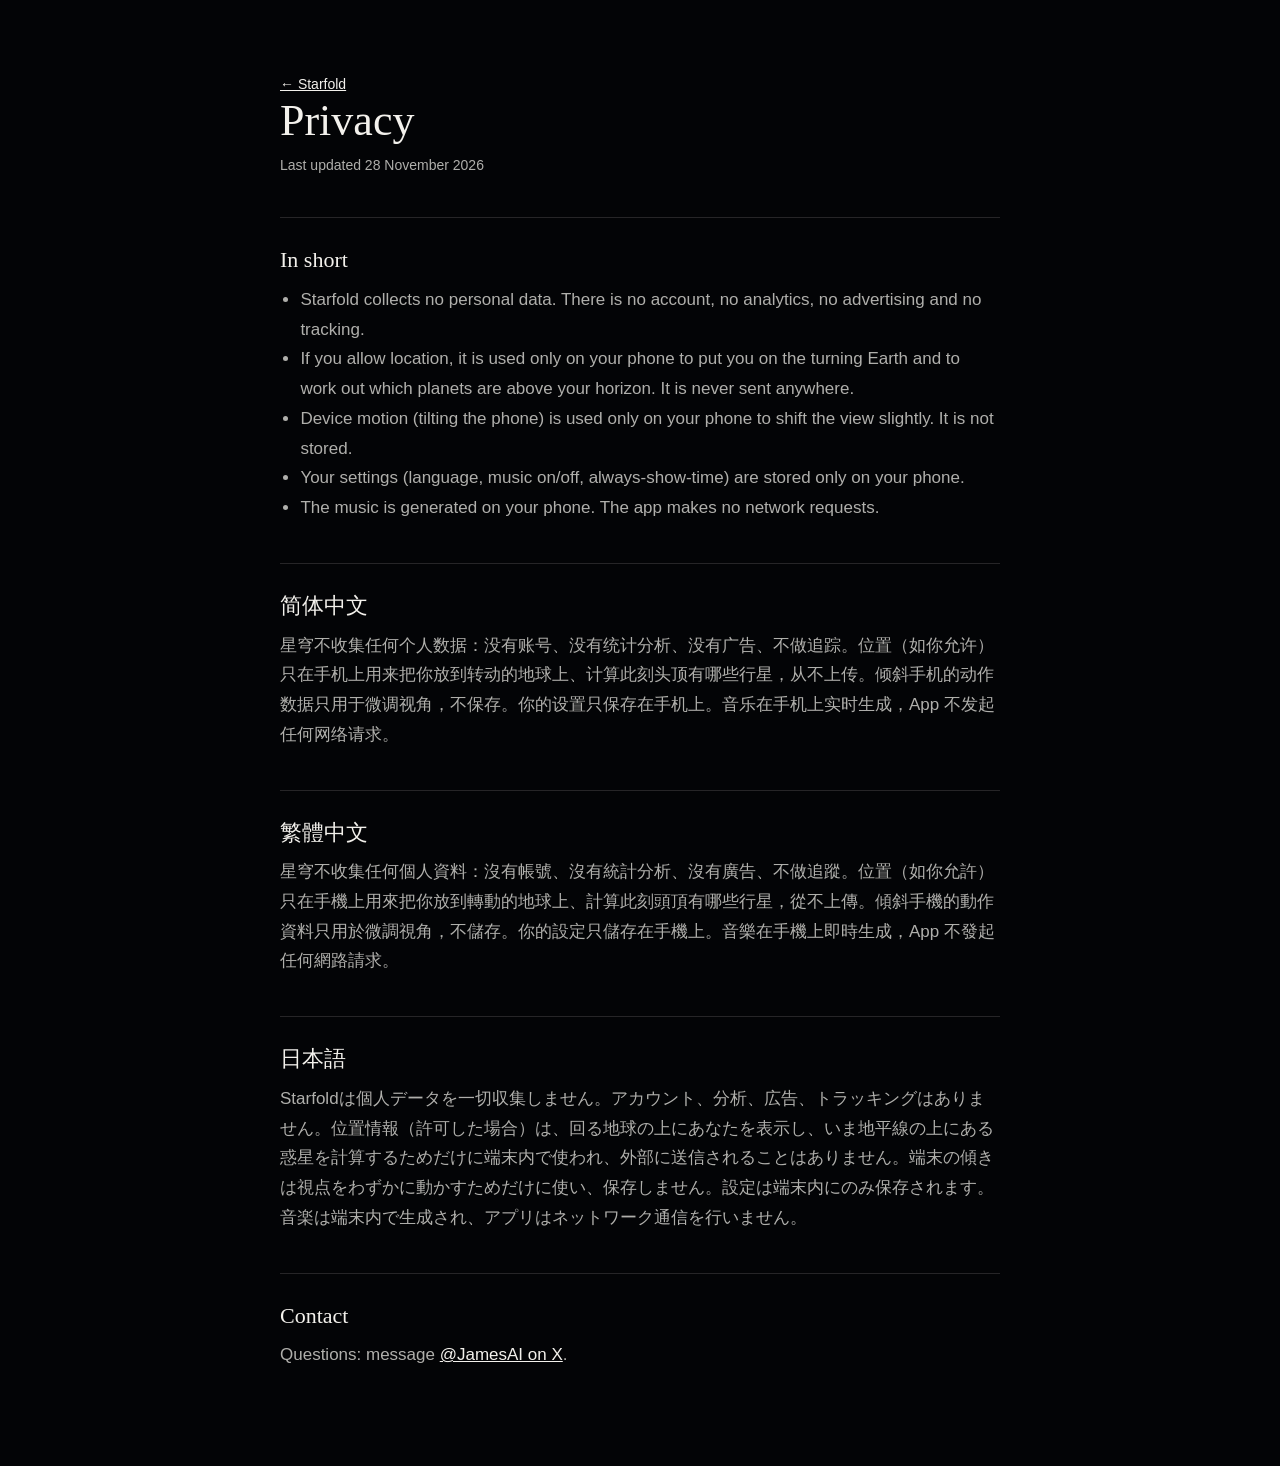
<file: starfold/privacy.html>
<!doctype html>
<html lang="en">
<head>
<meta charset="utf-8">
<meta name="viewport" content="width=device-width, initial-scale=1">
<title>Starfold Privacy</title>
<meta name="description" content="Starfold collects no personal data. Location is used only on your device.">
<link rel="icon" type="image/png" href="assets/icon.png">
<link rel="canonical" href="https://jamesai.dev/starfold/privacy.html">
<meta name="color-scheme" content="dark">
<style>
:root{--bg:#030406;--ink:#f3f1ec;--dim:rgba(243,241,236,.72);--line:rgba(243,241,236,.14)}
*{box-sizing:border-box;margin:0;padding:0}
body{background:var(--bg);color:var(--ink);font:400 17px/1.75 -apple-system,BlinkMacSystemFont,"Inter","PingFang SC","Hiragino Sans",sans-serif;-webkit-font-smoothing:antialiased}
main{width:min(720px,100% - 32px);margin:0 auto;padding:72px 0 96px}
a{color:var(--ink)}
h1{font:300 44px/1.1 "New York",Georgia,"Songti SC",serif;margin-bottom:8px}
h2{font:400 22px/1.3 "New York",Georgia,"Songti SC",serif;margin:40px 0 10px;padding-top:28px;border-top:1px solid var(--line)}
p,li{color:var(--dim)}
ul{padding-left:1.2em}
.small{font-size:14px}
</style>
</head>
<body>
<main>
  <p class="small"><a href="./">← Starfold</a></p>
  <h1>Privacy</h1>
  <p class="small">Last updated 28 November 2026</p>

  <h2>In short</h2>
  <ul>
    <li>Starfold collects no personal data. There is no account, no analytics, no advertising and no tracking.</li>
    <li>If you allow location, it is used only on your phone to put you on the turning Earth and to work out which planets are above your horizon. It is never sent anywhere.</li>
    <li>Device motion (tilting the phone) is used only on your phone to shift the view slightly. It is not stored.</li>
    <li>Your settings (language, music on/off, always-show-time) are stored only on your phone.</li>
    <li>The music is generated on your phone. The app makes no network requests.</li>
  </ul>

  <h2>简体中文</h2>
  <p>星穹不收集任何个人数据：没有账号、没有统计分析、没有广告、不做追踪。位置（如你允许）只在手机上用来把你放到转动的地球上、计算此刻头顶有哪些行星，从不上传。倾斜手机的动作数据只用于微调视角，不保存。你的设置只保存在手机上。音乐在手机上实时生成，App 不发起任何网络请求。</p>

  <h2>繁體中文</h2>
  <p>星穹不收集任何個人資料：沒有帳號、沒有統計分析、沒有廣告、不做追蹤。位置（如你允許）只在手機上用來把你放到轉動的地球上、計算此刻頭頂有哪些行星，從不上傳。傾斜手機的動作資料只用於微調視角，不儲存。你的設定只儲存在手機上。音樂在手機上即時生成，App 不發起任何網路請求。</p>

  <h2>日本語</h2>
  <p>Starfoldは個人データを一切収集しません。アカウント、分析、広告、トラッキングはありません。位置情報（許可した場合）は、回る地球の上にあなたを表示し、いま地平線の上にある惑星を計算するためだけに端末内で使われ、外部に送信されることはありません。端末の傾きは視点をわずかに動かすためだけに使い、保存しません。設定は端末内にのみ保存されます。音楽は端末内で生成され、アプリはネットワーク通信を行いません。</p>

  <h2>Contact</h2>
  <p>Questions: message <a href="https://x.com/JamesAI">@JamesAI on X</a>.</p>
</main>
</body>
</html>
</file>
<file: mac/mac.css>
/* mac/mac.css — shared by /mac/ (hub) and /mac/u/ (profile).
   Tokens are jamesai.dev's paper + cobalt + terracotta (same values as
   /site.css) so these pages read as part of the site. Layout borrows the
   quiet card grid of a deals page: one block of filters, one grid. */
:root {
  color-scheme: light;
  --g0: #F5F1E8; --g1: #EDE8DC; --g2: #FAF8F2;
  --ink: #12255E; --ink2: #3D4C7B; --ink3: #616C8E; --rule: #C6CBD9;
  --accent: #C65F38; --accent-text: #A94A26;
  --card: #FFFDF8;
  --serif: "Iowan Old Style", "Palatino Linotype", Palatino, Georgia, "Songti SC", "STSong", "Songti TC", "Noto Serif SC", serif;
  --sans: -apple-system, BlinkMacSystemFont, "SF Pro Text", "Helvetica Neue", "PingFang SC", "PingFang TC", "Hiragino Sans GB", "Microsoft YaHei", Arial, sans-serif;
  --mono: ui-monospace, SFMono-Regular, "SF Mono", Menlo, monospace;
  --ease: cubic-bezier(.16, 1, .3, 1);
}
:root[data-press="night"] {
  color-scheme: dark;
  --g0: #14161C; --g1: #1B1E27; --g2: #0F1116;
  --ink: #ECE8DF; --ink2: #AEB6CC; --ink3: #8B93A8; --rule: #333849;
  --accent: #E0784B; --accent-text: #E89468;
  --card: #1A1D25;
}
* { box-sizing: border-box; margin: 0; padding: 0; }
html { -webkit-text-size-adjust: 100%; text-autospace: normal; }
body { background: var(--g0); color: var(--ink); font: 15px/1.6 var(--sans); -webkit-font-smoothing: antialiased; }
a { color: inherit; text-decoration: none; }
button { font: inherit; color: inherit; background: none; border: 0; cursor: pointer; }
.wrap { width: min(100% - 32px, 1180px); margin: 0 auto; }

/* top bar */
.bar { display: flex; justify-content: space-between; align-items: center; gap: 12px; padding: 18px 0; font-size: 13px; color: var(--ink3); }
.bar nav { display: flex; gap: 16px; }
.bar a:hover { color: var(--ink); }
#bar-tools { display: flex; gap: 10px; align-items: center; }
#bar-tools select, #bar-tools button { font: inherit; font-size: 13px; color: var(--ink2); background: transparent; border: 1px solid var(--rule); border-radius: 999px; padding: 4px 10px; }
#bar-tools button:hover, #bar-tools select:hover { color: var(--ink); border-color: var(--ink3); }

/* head */
header.hero { padding: 44px 0 26px; }
.live { display: inline-flex; align-items: center; gap: 8px; font-size: 12px; letter-spacing: .04em; color: var(--ink3); }
.live i { width: 7px; height: 7px; border-radius: 50%; background: var(--accent); box-shadow: 0 0 0 3px color-mix(in srgb, var(--accent) 22%, transparent); }
h1 { font: 600 clamp(30px, 5.2vw, 52px)/1.14 var(--serif); letter-spacing: -.01em; margin: 14px 0 12px; }
:lang(zh-Hans) h1, :lang(zh-Hant) h1 { letter-spacing: .02em; }
.sub { color: var(--ink2); max-width: 38em; font-size: 16px; }
.stats { display: flex; flex-wrap: wrap; gap: 8px 28px; margin-top: 22px; font-size: 13px; color: var(--ink3); }
.stats b { color: var(--ink); font: 600 20px/1 var(--serif); margin-right: 6px; font-variant-numeric: tabular-nums; }
.who { display: flex; align-items: center; gap: 14px; margin-top: 14px; }
.who img { width: 56px; height: 56px; border-radius: 50%; background: var(--g1); }
.who .h { font-size: 13px; color: var(--ink3); }

/* filters */
.filters { position: sticky; top: 0; z-index: 5; background: color-mix(in srgb, var(--g0) 92%, transparent); backdrop-filter: blur(10px); -webkit-backdrop-filter: blur(10px); padding: 12px 0; border-bottom: 1px solid var(--rule); }
.row { display: flex; gap: 6px; overflow-x: auto; scrollbar-width: none; padding: 3px 0; }
.row::-webkit-scrollbar { display: none; }
.row + .row { margin-top: 6px; }
.row .lab { flex: none; font-size: 12px; color: var(--ink3); padding: 6px 6px 6px 0; min-width: 34px; }
.chip { flex: none; font-size: 13px; padding: 5px 12px; border-radius: 999px; border: 1px solid var(--rule); color: var(--ink2); transition: background .2s, color .2s, border-color .2s; white-space: nowrap; }
.chip:hover { border-color: var(--ink3); color: var(--ink); }
.chip[aria-pressed="true"] { background: var(--ink); border-color: var(--ink); color: var(--g0); }
.chip small { opacity: .6; margin-left: 4px; font-size: 11px; }
.sortrow { display: flex; justify-content: space-between; align-items: center; gap: 12px; margin-top: 8px; font-size: 13px; color: var(--ink3); }
.sortrow select { font: inherit; color: var(--ink); background: transparent; border: 1px solid var(--rule); border-radius: 8px; padding: 4px 8px; margin-left: 6px; }

/* app cards */
.grid { display: grid; grid-template-columns: repeat(auto-fill, minmax(260px, 1fr)); gap: 14px; padding: 22px 0 40px; }
.card { position: relative; display: flex; flex-direction: column; gap: 12px; background: var(--card); border: 1px solid var(--rule); border-radius: 14px; padding: 18px; transition: transform .35s var(--ease), box-shadow .35s var(--ease), border-color .2s; }
.card:hover { transform: translateY(-2px); border-color: var(--ink3); box-shadow: 0 10px 30px -18px rgba(18, 37, 94, .45); }
.top { display: flex; gap: 14px; align-items: center; }
.ico { width: 52px; height: 52px; flex: none; border-radius: 12px; }
.ico.tile { display: grid; place-items: center; background: var(--g1); color: var(--ink2); font: 600 22px/1 var(--serif); }
.meta { font-size: 12px; color: var(--ink3); display: flex; gap: 6px; flex-wrap: wrap; align-items: center; }
.meta .hot { color: var(--accent-text); font-weight: 600; }
.name { font-weight: 600; font-size: 16px; line-height: 1.3; margin-top: 2px; }
.desc { color: var(--ink2); font-size: 13.5px; line-height: 1.6; flex: 1; }
.note-q { font-size: 13.5px; color: var(--ink); border-left: 2px solid var(--accent); padding-left: 10px; }
.use { display: flex; flex-wrap: wrap; row-gap: 6px; align-items: center; gap: 10px; font-size: 12px; color: var(--ink3); font-variant-numeric: tabular-nums; }
.track { flex: 0 0 100%; order: 2; height: 4px; border-radius: 2px; background: var(--g1); overflow: hidden; }
.fill { display: block; height: 100%; background: var(--ink2); border-radius: 2px; }
.foot { display: flex; justify-content: space-between; align-items: center; gap: 10px; border-top: 1px dashed var(--rule); padding-top: 12px; }
.price { font-weight: 600; font-size: 14px; }
.price small { display: block; font-weight: 400; color: var(--ink3); font-size: 11.5px; }
.go { font-size: 13px; padding: 6px 12px; border-radius: 999px; background: var(--ink); color: var(--g0); transition: background .2s; white-space: nowrap; }
.card:hover .go { background: var(--accent); }
.card a.cover { position: absolute; inset: 0; border-radius: 14px; }
.badge { position: absolute; top: 14px; right: 14px; font-size: 11px; color: var(--accent-text); border: 1px solid currentColor; border-radius: 999px; padding: 1px 8px; }
.empty { grid-column: 1 / -1; text-align: center; color: var(--ink3); padding: 60px 0; }

/* hub: tabs, ranking list, people */
.tabs { display: flex; gap: 22px; border-bottom: 1px solid var(--rule); margin-top: 8px; }
.tab { padding: 10px 0; font-size: 15px; color: var(--ink3); border-bottom: 2px solid transparent; margin-bottom: -1px; }
.tab[aria-selected="true"] { color: var(--ink); border-color: var(--accent); font-weight: 600; }
.rank { list-style: none; padding: 10px 0 40px; }
.rank li { display: grid; grid-template-columns: 34px 44px 1fr auto; gap: 14px; align-items: center; padding: 12px 0; border-bottom: 1px solid var(--rule); }
.rank .n { font: 600 18px/1 var(--serif); color: var(--ink3); text-align: right; font-variant-numeric: tabular-nums; }
.rank li:nth-child(-n+3) .n { color: var(--accent-text); }
.rank .ico { width: 44px; height: 44px; border-radius: 10px; }
.rank .ico.tile { font-size: 18px; }
.rank .nm { font-weight: 600; }
.rank .sm { font-size: 12.5px; color: var(--ink3); }
.rank .rt { text-align: right; font-size: 13px; color: var(--ink2); white-space: nowrap; }
.rank .rt b { display: block; color: var(--ink); font-size: 14px; }
.rank a.out { color: var(--ink3); font-size: 12.5px; text-decoration: underline; text-underline-offset: 3px; }
.people { display: grid; grid-template-columns: repeat(auto-fill, minmax(280px, 1fr)); gap: 14px; padding: 22px 0 40px; }
.person { display: flex; flex-direction: column; gap: 12px; background: var(--card); border: 1px solid var(--rule); border-radius: 14px; padding: 18px; transition: transform .35s var(--ease), border-color .2s; }
.person:hover { transform: translateY(-2px); border-color: var(--ink3); }
.person .hd { display: flex; gap: 12px; align-items: center; }
.person .hd img { width: 44px; height: 44px; border-radius: 50%; background: var(--g1); }
.person .icons { display: flex; gap: 6px; }
.person .icons img, .person .icons .tile { width: 30px; height: 30px; border-radius: 7px; }
.person .icons .tile { font-size: 13px; }
.person .ft { font-size: 12.5px; color: var(--ink3); display: flex; justify-content: space-between; }
.person .ft span:last-child { color: var(--accent-text); }

/* join + notes */
.notes { display: grid; grid-template-columns: repeat(auto-fit, minmax(300px, 1fr)); gap: 14px; padding-bottom: 40px; }
.note { border: 1px solid var(--rule); border-radius: 14px; padding: 22px; background: var(--g2); }
.note h2 { font: 600 22px/1.3 var(--serif); margin-bottom: 10px; }
.note p, .note li { color: var(--ink2); font-size: 14px; }
.note ol { padding-left: 1.2em; margin: 10px 0; }
.cmd { display: flex; align-items: center; gap: 8px; background: var(--g1); border-radius: 10px; padding: 10px 10px 10px 14px; margin-top: 12px; }
.cmd code { flex: 1; font: 13px/1.5 var(--mono); color: var(--ink); overflow-x: auto; white-space: nowrap; }
.cmd button { flex: none; font-size: 12.5px; padding: 5px 12px; border-radius: 999px; background: var(--ink); color: var(--g0); }
.note pre { font: 12.5px/1.6 var(--mono); background: var(--g1); border-radius: 8px; padding: 10px 12px; margin-top: 10px; overflow-x: auto; color: var(--ink); }
.join { margin: 10px 0 40px; }
footer { border-top: 1px solid var(--rule); padding: 22px 0 40px; font-size: 12.5px; color: var(--ink3); display: flex; justify-content: space-between; flex-wrap: wrap; gap: 10px; }
footer a { text-decoration: underline; text-underline-offset: 3px; }

/* skills on a profile */
.skills { list-style: none; display: grid; grid-template-columns: repeat(auto-fill, minmax(260px, 1fr)); gap: 10px; padding: 8px 0 40px; }
.skills li { background: var(--card); border: 1px solid var(--rule); border-radius: 12px; padding: 14px 16px; display: flex; flex-direction: column; gap: 8px; }
.skills .nm { font: 600 14px/1.3 var(--mono); }
.skills .nm a { text-decoration: underline; text-underline-offset: 3px; }
h2.sec { font: 600 26px/1.3 var(--serif); margin-top: 18px; }
p.sec { color: var(--ink3); font-size: 13.5px; margin-top: 4px; }

@media (max-width: 560px) {
  header.hero { padding-top: 22px; }
  .grid, .people { grid-template-columns: 1fr; gap: 10px; }
  .card { padding: 16px; }
  .rank li { grid-template-columns: 26px 40px 1fr; }
  .rank .rt { grid-column: 3; text-align: left; }
  .rank .rt b { display: inline; margin-right: 8px; }
  .bar nav a:first-child { display: none; }
}
@media (prefers-reduced-motion: reduce) { * { transition: none !important; } }
</file>
<file: tapper/site.css>
/* Tapper marketing site.
   Layout language: one flat, saturated page colour edge to edge, black ink, a giant tight headline,
   black buttons, a centred single column, sticker-style black-and-white icons, thick rules.
   Everything below reads from the tokens in :root (colour, spacing, radius, type, tap size), so every
   section gets the same treatment. Mobile first: base rules are the phone layout; wider screens add.
   All asset paths are RELATIVE (the site is served from /tapper/). */

:root {
  /* colour */
  --bg: #FFCF3F;            /* page colour (Tapper yellow) */
  --bg-deep: #F5BF22;       /* placeholder behind media while it loads */
  --ink: #15110A;
  --ink-soft: rgba(21, 17, 10, .74);
  --rule: rgba(21, 17, 10, .14);
  --btn-bg: #15110A;
  --btn-ink: #FFFFFF;
  --card: #FFF8E2;
  --sticker-ink: #15110A;
  --sticker-paper: #FFFFFF;
  --accent: #FF7A1A;        /* the icon's orange */
  --code-bg: #15110A;
  --code-ink: #FFE9B0;
  --lift: 0 12px 24px -12px rgba(21, 17, 10, .55);   /* hover lift for buttons and cards */

  /* type */
  --font-display: "Bricolage Grotesque", "PingFang SC", "Hiragino Sans GB", "Microsoft YaHei", system-ui, sans-serif;
  --font-body: "DM Sans", system-ui, -apple-system, "PingFang SC", "Hiragino Sans GB", "Microsoft YaHei", sans-serif;
  --font-mono: "DM Mono", ui-monospace, SFMono-Regular, Menlo, monospace;
  --fs-label: .8125rem;                          /* 13px: UI labels, captions inside mock windows */
  --fs-small: .9375rem;                          /* 15px: fine print, footer, card text */
  --fs-body: 1.0625rem;                          /* 17px */
  --fs-lead: clamp(1.125rem, 2.2vw, 1.25rem);
  --fs-h3: 1.375rem;                             /* card, step and shortcut-card headings */
  --fs-h3-big: clamp(1.75rem, 4.4vw, 2.4rem);    /* feature list headings */
  --fs-h2-sm: clamp(1.6rem, 4vw, 2.25rem);       /* secondary section headings */
  --fs-h2: clamp(2.25rem, 6vw, 3.6rem);          /* section headings */
  --fs-h2-xl: clamp(2.6rem, 7.5vw, 4.4rem);      /* closing call to action */

  /* spacing scale (4-based) */
  --sp-1: 4px; --sp-2: 8px; --sp-3: 12px; --sp-4: 16px; --sp-5: 24px; --sp-6: 32px; --sp-7: 48px; --sp-8: 64px;
  --section-y: clamp(64px, 10vw, 104px);
  --gutter: 16px;

  /* shape */
  --r-sm: 10px;             /* small buttons, keycaps, code blocks */
  --r-md: 14px;             /* big buttons, chips */
  --r-lg: 20px;             /* cards, dock, media */
  --r-pill: 999px;
  --line: 3px solid var(--ink);   /* outline of every card-like box */
  --rule-w: 2px;

  --tap: 44px;              /* minimum touch target */
  --header-h: 64px;
  --w-col: 720px;           /* single text column */
  --w-wide: 940px;          /* media, sibling grid, footer */
  color-scheme: light;
}

@media (prefers-color-scheme: dark) {
  :root {
    --bg: #16130C;
    --bg-deep: #1F1A10;
    --ink: #FFF1CC;
    --ink-soft: rgba(255, 241, 204, .74);
    --rule: rgba(255, 241, 204, .14);
    --btn-bg: #FFCF3F;
    --btn-ink: #15110A;
    --card: #221C11;
    --sticker-ink: #FFF1CC;
    --sticker-paper: #16130C;
    --code-bg: #0C0A06;
    --lift: 0 12px 24px -12px rgba(0, 0, 0, .8);
    color-scheme: dark;
  }
}

/* ---------- Base ---------- */
* { box-sizing: border-box; }
html { scroll-behavior: smooth; -webkit-text-size-adjust: 100%; scroll-padding-top: calc(var(--header-h) + var(--sp-3)); }
body { margin: 0; background: var(--bg); color: var(--ink); font: 400 var(--fs-body)/1.6 var(--font-body); overflow-x: hidden; }
img, video, svg { max-width: 100%; }
a { color: inherit; text-underline-offset: 3px; }
p { text-wrap: pretty; }
::selection { background: var(--ink); color: var(--bg); }
:focus-visible { outline: 3px solid var(--ink); outline-offset: 3px; border-radius: var(--r-sm); }
.vh { position: absolute !important; width: 1px; height: 1px; overflow: hidden; clip: rect(0 0 0 0); white-space: nowrap; }
.wrap { width: min(var(--w-col), 100% - 2 * var(--gutter)); margin-inline: auto; }
.wrap-wide { width: min(var(--w-wide), 100% - 2 * var(--gutter)); margin-inline: auto; }
.skip { position: absolute; left: -999px; top: var(--sp-2); z-index: 100; background: var(--ink); color: var(--bg); padding: var(--sp-3) var(--sp-4); border-radius: var(--r-sm); }
.skip:focus { left: var(--sp-2); }
h1, h2, h3 { font-family: var(--font-display); font-weight: 800; letter-spacing: -.035em; margin: 0; text-wrap: balance; }
:lang(zh-Hans) :is(h1, h2, h3), :lang(zh-Hant) :is(h1, h2, h3) { letter-spacing: 0; }
code, kbd { font-family: var(--font-mono); font-size: .88em; }
code { background: var(--rule); padding: .15em .45em; border-radius: 5px; }
kbd { display: inline; padding: .15em .45em; border-radius: 6px; background: var(--btn-bg); color: var(--btn-ink); font-weight: 500; -webkit-box-decoration-break: clone; box-decoration-break: clone; }
.kg { white-space: nowrap; }   /* a key combo never splits across lines */
.section { padding-block: var(--section-y); border-top: var(--rule-w) solid var(--rule); }
.section h2 { text-align: center; font-size: var(--fs-h2); line-height: 1.02; margin-bottom: var(--sp-5); }
:lang(zh-Hans) .section h2, :lang(zh-Hant) .section h2 { line-height: 1.2; }

/* ---------- Buttons ---------- */
.btn {
  display: inline-flex; align-items: center; justify-content: center; gap: var(--sp-2);
  min-height: var(--tap); padding: var(--sp-2) var(--sp-4); border-radius: var(--r-sm);
  background: var(--btn-bg); color: var(--btn-ink); border: var(--rule-w) solid var(--btn-bg);
  font: 700 .95rem/1.2 var(--font-body); text-decoration: none; white-space: nowrap;
  transition: transform .15s ease-out, box-shadow .15s ease-out;
}
.btn:hover { transform: translateY(-2px); box-shadow: var(--lift); }
.btn:active { transform: none; box-shadow: none; }
.btn--line { background: transparent; color: var(--ink); border-color: var(--rule); }
.btn--line:hover { border-color: var(--ink); box-shadow: none; }
.btn--big { min-height: 56px; max-width: 100%; padding: var(--sp-3) var(--sp-4); border-radius: var(--r-md); font-size: clamp(1rem, 4.6vw, 1.125rem); white-space: normal; text-align: center; }
@media (min-width: 761px) { .btn--big { padding: var(--sp-4) var(--sp-6); white-space: nowrap; } }
.apple { width: 1em; height: 1.15em; flex: none; margin-top: -.12em; }
.fine { margin: var(--sp-3) 0 0; font-size: var(--fs-small); color: var(--ink-soft); }
.fine a { display: inline-flex; align-items: center; min-height: var(--tap); }   /* taller tap area without moving the text */
/* Homebrew line under the download buttons (hero and final CTA): label, then the command on the
   code-block colours with a copy button. The box never widens the page: on a phone the command
   wraps inside it. */
.brew { display: flex; flex-direction: column; align-items: center; gap: var(--sp-2); margin-top: var(--sp-3); max-width: 100%; font-size: var(--fs-small); color: var(--ink-soft); }
.brew-box { display: flex; align-items: stretch; max-width: min(100%, calc(100vw - 2 * var(--gutter))); min-width: 0; background: var(--code-bg); color: var(--code-ink); border-radius: var(--r-sm); text-align: left; }
.brew-box code { align-self: center; min-width: 0; overflow-wrap: anywhere; background: none; padding: var(--sp-2) var(--sp-2) var(--sp-2) var(--sp-3); font: 500 .86rem/1.5 var(--font-mono); color: inherit; }
.brew-copy { flex: none; min-height: var(--tap); min-width: var(--tap); padding: 0 var(--sp-3); border: 0; border-left: 2px solid rgba(255, 233, 176, .22); background: transparent; color: inherit; font: 700 .875rem/1 var(--font-body); cursor: pointer; border-radius: 0 var(--r-sm) var(--r-sm) 0; }
.brew-copy:hover { background: rgba(255, 233, 176, .1); }
.brew-copy.done { color: var(--accent); }
.steps code { overflow-wrap: anywhere; }

/* ---------- Header ---------- */
.site-header {
  position: fixed; inset: 0 0 auto 0; z-index: 50; height: var(--header-h);
  background: transparent; border-bottom: 4px solid transparent;
  transition: background-color .2s ease-out, border-color .2s ease-out;
}
.site-header.is-solid { background: var(--bg); border-bottom-color: var(--ink); }
.bar {
  height: 100%; display: flex; align-items: center; justify-content: space-between; gap: var(--sp-3);
  padding-inline: max(var(--gutter), env(safe-area-inset-left)) max(var(--gutter), env(safe-area-inset-right));
}
.brand { display: inline-flex; align-items: center; gap: var(--sp-2); min-height: var(--tap); min-width: var(--tap); text-decoration: none; font: 800 1.25rem/1 var(--font-display); letter-spacing: -.04em; }
.brand img { border-radius: var(--r-sm); }
@media (max-width: 359px) { .brand span { position: absolute; width: 1px; height: 1px; overflow: hidden; clip: rect(0 0 0 0); } }
.nav { display: flex; align-items: center; gap: var(--sp-2); }
.nav-link { display: none; }
.nav-gh { display: none; }
.nav-dl { width: var(--tap); padding: 0; }
.nav-dl span { display: none; }
.lang { display: inline-flex; border: var(--rule-w) solid var(--rule); border-radius: var(--r-sm); overflow: hidden; }
.lang button {
  appearance: none; border: 0; background: transparent; color: var(--ink-soft); cursor: pointer;
  min-width: var(--tap); min-height: var(--tap); padding: 0 var(--sp-2); font: 700 var(--fs-label)/1 var(--font-body);
}
.lang button[aria-pressed="true"] { background: var(--ink); color: var(--bg); }
@media (min-width: 1024px) {
  .nav-link { display: inline-flex; align-items: center; min-height: var(--tap); padding-inline: var(--sp-2); font-weight: 500; font-size: .95rem; text-decoration: none; color: var(--ink-soft); white-space: nowrap; }
  .nav-link:hover { color: var(--ink); }
}
@media (min-width: 761px) {
  .bar { padding-inline: max(var(--sp-5), env(safe-area-inset-left)) max(var(--sp-5), env(safe-area-inset-right)); }
  .nav { gap: var(--sp-3); }
  .nav-gh { display: inline-flex; }
  .nav-dl { width: auto; padding: var(--sp-2) var(--sp-4); }
  .nav-dl span { display: inline; }
}

@media (min-width: 1024px) and (pointer: fine) { .lang button { min-width: 36px; min-height: 36px; } }

/* ---------- Hero = live stage ---------- */
.stage { position: relative; overflow: hidden; touch-action: manipulation; }
@media (pointer: fine) { .stage, .stage * { cursor: none !important; } }
.hero {
  min-height: 100svh; display: flex; flex-direction: column; align-items: center; justify-content: center; text-align: center;
  padding: calc(var(--header-h) + var(--sp-6)) var(--gutter) var(--sp-7);
}
.hero-inner { position: relative; z-index: 1; width: min(1180px, 100%); display: flex; flex-direction: column; align-items: center; }
.faces { display: flex; justify-content: center; margin-bottom: var(--sp-5); }
.face {
  width: 64px; height: 64px; border-radius: 50%; overflow: hidden; margin-left: -14px;
  border: 4px solid var(--bg); display: grid; place-items: start center;
  animation: pop .5s cubic-bezier(.34, 1.4, .64, 1) both;
}
.face:first-child { margin-left: 0; }
.face img { width: 100%; height: auto; }
.f-icon { background: #FFF; place-items: center; }
.f-icon img { width: 112%; max-width: none; }
.f-tiny { background: #FFF; animation-delay: 80ms; }
.f-paw { background: #FFD3E2; animation-delay: 160ms; }
.f-mid { background: #D9C2FF; animation-delay: 240ms; }
.face:not(.f-icon) img { width: 70%; margin-top: 6px; }
@keyframes pop { from { transform: scale(.3) translateY(18px); opacity: 0; } to { transform: none; opacity: 1; } }

.hero h1 { font-size: clamp(3rem, 10.5vw, 6rem); line-height: .92; max-width: 11ch; }
:lang(zh-Hans) .hero h1, :lang(zh-Hant) .hero h1 { max-width: none; line-height: 1.08; font-size: clamp(2.6rem, 11vw, 6rem); }
.hl { box-shadow: inset 0 -.18em 0 var(--accent); }
.lede { font-size: var(--fs-lead); line-height: 1.55; max-width: 34em; margin: var(--sp-5) auto var(--sp-6); }
.cta { display: flex; flex-direction: column; align-items: center; }
.cta .fine { max-width: 13em; }
:lang(zh-Hans) .cta .fine, :lang(zh-Hant) .cta .fine { max-width: 12em; }
.nw { white-space: nowrap; }   /* kept as narrow as the button, so the resting glove beside it covers nothing */
@media (min-width: 761px) { .cta .fine { max-width: 17em; } }
@media (min-width: 761px) {
  .face { width: 76px; height: 76px; margin-left: -16px; }
  .hero { padding-top: calc(var(--header-h) + var(--sp-7)); }
}

/* Dock: hero glove controls. Phone: stacked rows. Wide: one pill row. */
.dock {
  width: 100%; margin-top: var(--sp-7); display: flex; flex-direction: column; gap: var(--sp-3);
  padding: var(--sp-4); border: var(--line); border-radius: var(--r-lg); background: var(--card); text-align: left;
}
.dock-group { display: flex; align-items: center; justify-content: space-between; gap: var(--sp-3); }
.dock-lbl { font-size: var(--fs-label); font-weight: 700; text-transform: uppercase; letter-spacing: .08em; color: var(--ink-soft); white-space: nowrap; }
:lang(zh-Hans) .dock-lbl, :lang(zh-Hant) .dock-lbl { letter-spacing: 0; font-size: .875rem; }
.styles { display: flex; gap: var(--sp-2); }
.style-btn {
  appearance: none; width: var(--tap); height: 48px; padding: 2px; display: grid; place-items: center;
  border: var(--rule-w) solid var(--rule); border-radius: var(--r-sm); background: #FFF;
}
.style-btn img { width: 26px; height: auto; }
.style-btn[aria-checked="true"] { border-color: #15110A; background: #FFE58A; box-shadow: 0 0 0 2px #15110A; }
.mood-wrap { flex: 1; display: flex; align-items: center; justify-content: flex-end; gap: var(--sp-3); min-width: 0; }
.mood input { flex: 1; min-width: 72px; max-width: 160px; height: var(--tap); margin: 0; accent-color: var(--accent); }
.mood output { font-size: .875rem; font-weight: 700; white-space: nowrap; }
.dock-group.color, .dock-group.mood { flex-wrap: wrap; }
.dock-group.color .dock-lbl { width: 100%; }
@media (max-width: 400px) { .dock-group.mood .dock-lbl { width: 100%; } .mood input { max-width: none; } }
.swatches { flex: 1; display: grid; grid-template-columns: repeat(8, minmax(24px, 36px)); justify-content: space-between; gap: var(--sp-1); }
.sw { appearance: none; width: 100%; aspect-ratio: 1; border-radius: 50%; border: var(--rule-w) solid #15110A; background: var(--c); padding: 0; }
.sw[aria-checked="true"] { outline: 3px solid var(--ink); outline-offset: 2px; }
.toggle {
  appearance: none; display: inline-flex; align-items: center; gap: var(--sp-2); min-height: var(--tap);
  padding: var(--sp-2) var(--sp-4) var(--sp-2) var(--sp-2); border: var(--rule-w) solid var(--ink); border-radius: var(--r-pill);
  background: transparent; color: var(--ink); font: 700 .875rem/1 var(--font-body);
}
.knob { width: 22px; height: 22px; border-radius: 50%; background: var(--ink-soft); transition: background-color .15s ease-out; }
.toggle[aria-pressed="true"] .knob { background: #34C759; }
@media (min-width: 761px) and (max-width: 1023px) { .dock { max-width: 520px; } }
@media (min-width: 1024px) {
  .dock { width: auto; margin-top: var(--sp-7); display: grid; grid-template-columns: auto auto; align-items: center; gap: var(--sp-3) var(--sp-6); padding: var(--sp-4) var(--sp-5); }
  .dock-group, .dock-group.color { flex-wrap: nowrap; justify-content: flex-start; }
  .dock-group.color .dock-lbl { width: auto; }
  .mood input { flex: none; width: 112px; }
  .mood output { min-width: 8.6em; }
  .swatches { display: flex; gap: 6px; }
  .sw { width: 26px; }
}

/* Rig + bursts */
.rig { position: absolute; left: 0; top: 0; z-index: 5; pointer-events: none; will-change: transform; transform-origin: 0 0; }
.rig img { position: absolute; display: block; max-width: none; user-select: none; -webkit-user-drag: none; }
.rig .stick { position: absolute; display: block; max-width: none; overflow: visible; -webkit-mask-image: linear-gradient(#000 40%, transparent); mask-image: linear-gradient(#000 40%, transparent); }
.stage-layer { position: absolute; inset: 0; pointer-events: none; z-index: 6; }
/* Resting glove sits behind the hero content so its stick never crosses the controls' text;
   once the pointer is in the hero, the glove is the pointer and comes back on top. */
.stage.is-parked .rig { z-index: 0; }
.burst { position: absolute; width: 280px; height: 280px; margin: -140px 0 0 -140px; animation: burst .5s ease-out forwards; overflow: visible; }
@keyframes burst { 0% { transform: scale(.4); opacity: 1; } 60% { opacity: 1; } 100% { transform: scale(1.15); opacity: 0; } }
.hint {
  position: relative; z-index: 4; margin: var(--sp-4) 0 0; max-width: 100%;
  background: var(--ink); color: var(--bg); font-size: .875rem; font-weight: 700; line-height: 1.35;
  padding: var(--sp-2) var(--sp-4); border-radius: var(--r-pill); text-align: center;
  transition: opacity .3s ease-out; pointer-events: none;
}
.hint.is-gone { opacity: 0; }
.hint .touch { display: none; }
@media (hover: none) { .hint .mouse { display: none; } .hint .touch { display: inline; } }
@media (min-width: 761px) { .hint { position: absolute; left: 50%; bottom: var(--sp-4); transform: translateX(-50%); margin: 0; white-space: nowrap; } }

/* ---------- Quick demo ---------- */
.demo { padding-bottom: var(--section-y); }
.demo-card { position: relative; border-radius: var(--r-lg); overflow: hidden; background: var(--bg-deep); aspect-ratio: 1110 / 694; box-shadow: 0 24px 60px -24px rgba(0, 0, 0, .45); }
.demo-card video { display: block; width: 100%; height: 100%; object-fit: cover; }
.demo-tag { position: absolute; left: var(--sp-3); top: var(--sp-3); background: var(--btn-bg); color: var(--btn-ink); font: 800 .875rem/1 var(--font-display); padding: var(--sp-2) var(--sp-3); border-radius: var(--r-pill); }
.demo-cap { text-align: center; color: var(--ink-soft); font-size: var(--fs-small); margin: var(--sp-4) auto 0; max-width: 34em; }

/* ---------- Works everywhere: sticky stack ---------- */
.where-track { position: relative; height: 340vh; }
.where-sticky {
  position: sticky; top: var(--header-h); height: calc(100svh - var(--header-h)); overflow: hidden;
  display: flex; flex-direction: column; align-items: center; justify-content: center; gap: var(--sp-5);
  padding: var(--sp-4) var(--gutter); text-align: center;
}
.where h2 { font-size: var(--fs-h2-sm); line-height: 1.1; }
.where-stack { position: relative; width: min(820px, 100%, calc((100svh - var(--header-h) - 230px) * 1.48)); aspect-ratio: 1600 / 1080; clip-path: inset(-60px -60px 0 -60px); }
.shot {
  position: absolute; inset: 0; margin: 0; border-radius: var(--r-lg); overflow: hidden; background: #1B1B1D;
  box-shadow: 0 18px 50px -16px rgba(0, 0, 0, .5); transform-origin: 50% 0; will-change: transform;
}
.shot img { display: block; width: 100%; height: auto; }
.shot-bar { height: 7.4%; min-height: 32px; display: flex; align-items: center; gap: 6px; padding: 0 var(--sp-3); color: #EEE; font-size: var(--fs-label); font-weight: 700; }
.shot-bar i { flex: none; width: 10px; height: 10px; border-radius: 50%; background: #48484C; }
.shot-bar .rec { margin-left: var(--sp-2); display: inline-flex; align-items: center; gap: 6px; background: #2E7D32; color: #FFF; padding: var(--sp-1) var(--sp-3); border-radius: var(--r-pill); white-space: nowrap; }
.shot-bar .rec::before { content: ""; width: 7px; height: 7px; border-radius: 50%; background: #FFF; }
.shot-bar .app { margin-left: auto; color: #AAA; font-weight: 500; white-space: nowrap; overflow: hidden; text-overflow: ellipsis; }
.where-note { margin: 0; font-size: var(--fs-small); color: var(--ink-soft); }
@media (max-width: 480px) { .shot-bar i { display: none; } .shot-bar .rec { margin-left: 0; } }
@media (prefers-reduced-motion: reduce) {
  .where-track { height: auto; }
  .where-sticky { position: static; height: auto; padding-block: var(--section-y); }
  .where-stack { aspect-ratio: auto; display: grid; gap: var(--sp-4); clip-path: none; }
  .shot { position: relative; transform: none !important; }
}

/* ---------- 1 / 2 / 3: what it is, why, how to use ---------- */
.sub { text-align: center; font: 800 clamp(1.25rem, 3vw, 1.6rem)/1.25 var(--font-display); letter-spacing: -.02em; margin: 0 auto var(--sp-4); max-width: 26em; text-wrap: balance; }
:lang(zh-Hans) .sub, :lang(zh-Hant) .sub { letter-spacing: 0; }
.big-p { font-size: var(--fs-lead); line-height: 1.65; text-align: center; margin: 0 auto; max-width: 34em; }
.facts { list-style: none; padding: 0; margin: var(--sp-6) 0 0; display: grid; gap: var(--sp-3); }
.uses { margin-top: var(--sp-6); display: grid; gap: var(--sp-3); }
.card { border: var(--line); border-radius: var(--r-lg); background: var(--card); padding: var(--sp-4) var(--sp-5) var(--sp-5); }
.card h3 { font-size: var(--fs-h3); line-height: 1.2; margin-bottom: var(--sp-2); }
.card p { margin: 0; color: var(--ink-soft); font-size: var(--fs-small); line-height: 1.55; }
@media (min-width: 761px) { .facts { grid-template-columns: repeat(3, 1fr); } .uses { grid-template-columns: repeat(2, 1fr); } }

.steps { list-style: none; counter-reset: step; padding: 0; margin: var(--sp-2) 0 0; }
.steps li { counter-increment: step; position: relative; padding: var(--sp-5) 0 var(--sp-5) 56px; border-bottom: var(--rule-w) solid var(--rule); }
.steps li::before {
  content: counter(step); position: absolute; left: 0; top: var(--sp-5); width: 40px; height: 40px; border-radius: 50%;
  background: var(--btn-bg); color: var(--btn-ink); display: grid; place-items: center; font: 800 1.125rem/1 var(--font-display);
}
.steps h3 { font-size: var(--fs-h3); line-height: 1.2; margin: 6px 0 var(--sp-2); }
.steps p { margin: 0; color: var(--ink-soft); }
.steps a { color: var(--ink); font-weight: 700; }
@media (min-width: 761px) { .steps li { padding-left: 68px; } .steps li::before { width: 48px; height: 48px; font-size: 1.3rem; top: 20px; } }
.keys-card { margin-top: var(--sp-6); }
.keys-card dl { margin: 0; }
.keys-card dl div { display: flex; align-items: center; gap: var(--sp-4); padding: var(--sp-3) 0; border-bottom: var(--rule-w) solid var(--rule); }
.keys-card dt { flex: none; width: 112px; }
.keys-card dt kbd { font-size: 1rem; }
.keys-card dd { margin: 0; }
.keys-card .click { display: inline-block; border: var(--rule-w) solid var(--ink); border-radius: var(--r-sm); padding: 6px var(--sp-3); font-weight: 700; font-size: .875rem; }
.keys-card .muted { margin: var(--sp-4) 0 0; }
@media (min-width: 761px) { .keys-card dt { width: 132px; } }

/* ---------- Features ---------- */
.flist { list-style: none; margin: 0; padding: 0; }
.flist li { text-align: center; padding: var(--sp-6) 0; border-bottom: var(--rule-w) solid var(--rule); }
.flist li:last-child { border-bottom: 0; }
.ficon { height: 76px; display: flex; align-items: center; justify-content: center; gap: var(--sp-2); margin-bottom: var(--sp-3); }
.ficon img { height: 68px; width: auto; filter: drop-shadow(3px 3px 0 var(--ink)); }
.ficon.trio img { height: 58px; }
.ficon.keys kbd { display: inline-flex; flex-direction: column; justify-content: center; width: 54px; height: 54px; border-radius: var(--r-sm); font-size: 1.2rem; box-shadow: 0 4px 0 rgba(0, 0, 0, .35); }
.ficon.keys small { font-size: .5rem; font-family: var(--font-body); opacity: .75; }
.ficon.term span { background: var(--btn-bg); color: var(--btn-ink); font: 500 1rem var(--font-mono); padding: var(--sp-3) var(--sp-4); border-radius: var(--r-sm); box-shadow: 0 4px 0 rgba(0, 0, 0, .35); }
.flist h3 { font-size: var(--fs-h3-big); line-height: 1.1; margin-bottom: var(--sp-2); }
.flist p { margin: 0 auto; max-width: 30em; color: var(--ink-soft); }
.center-cta { text-align: center; margin-top: var(--sp-6); }
/* Rows fade up as they arrive; only when JS is running, so a failed script never hides content. */
.js .reveal { opacity: 0; transform: translateY(22px); transition: opacity .55s cubic-bezier(.16, 1, .3, 1), transform .55s cubic-bezier(.16, 1, .3, 1); }
.js .reveal.is-in { opacity: 1; transform: none; }

/* ---------- FAQ ---------- */
.faq h2 { margin-bottom: var(--sp-6); }
.faq-list details { border-bottom: var(--rule-w) solid var(--rule); }
.faq-list summary { list-style: none; cursor: pointer; display: flex; justify-content: space-between; align-items: center; gap: var(--sp-4); min-height: var(--tap); padding: var(--sp-4) 2px; font-weight: 700; font-size: 1.0625rem; line-height: 1.4; }
.faq-list summary::-webkit-details-marker { display: none; }
.faq-list summary::after { content: ""; flex: none; width: 10px; height: 10px; border-right: 2.5px solid currentColor; border-bottom: 2.5px solid currentColor; transform: rotate(45deg) translate(-2px, -2px); transition: transform .2s ease-out; }
.faq-list details[open] summary::after { transform: rotate(-135deg) translate(-2px, -2px); }
.ans { padding: 0 2px var(--sp-5); color: var(--ink-soft); }
.ans p { margin: 0 0 var(--sp-3); }
.ans .muted { font-size: var(--fs-small); }
pre { background: var(--code-bg); color: var(--code-ink); border-radius: var(--r-sm); padding: var(--sp-4); overflow-x: auto; font: 500 .86rem/1.7 var(--font-mono); margin: var(--sp-1) 0 var(--sp-3); }
pre code { background: none; padding: 0; font-size: inherit; }
pre .c { color: #A89A72; }
.muted { color: var(--ink-soft); font-size: var(--fs-small); }

/* ---------- Final CTA ---------- */
.final { text-align: center; }
.final h2 { font-size: var(--fs-h2-xl); line-height: 1; margin-bottom: var(--sp-6); }

/* ---------- Siblings ---------- */
.sibs .wrap { width: min(var(--w-wide), 100% - 2 * var(--gutter)); }
.sibs h2 { font-size: var(--fs-h2-sm); margin-bottom: var(--sp-5); }
.sib-grid { display: grid; grid-template-columns: repeat(auto-fill, minmax(min(260px, 100%), 1fr)); gap: var(--sp-3); }
.sib { display: flex; align-items: center; gap: var(--sp-4); padding: var(--sp-4); border: var(--line); border-radius: var(--r-lg); background: var(--card); text-decoration: none; transition: transform .15s ease-out, box-shadow .15s ease-out; }
.sib:hover { transform: translateY(-2px); box-shadow: var(--lift); }
.sib img { flex: none; border-radius: var(--r-sm); }
.sib-text { display: flex; flex-direction: column; min-width: 0; }
.sib-name { font: 800 1.125rem/1.2 var(--font-display); letter-spacing: -.02em; }
.sib-desc { font-size: var(--fs-small); color: var(--ink-soft); line-height: 1.4; }

/* ---------- Footer ---------- */
.site-footer { padding-block: var(--sp-6) calc(var(--sp-7) + env(safe-area-inset-bottom)); border-top: var(--rule-w) solid var(--rule); }
.site-footer .wrap { width: min(var(--w-wide), 100% - 2 * var(--gutter)); }
.note-box { display: flex; align-items: center; gap: var(--sp-4); border: var(--line); border-radius: var(--r-lg); padding: var(--sp-4) var(--sp-5); font-weight: 700; margin-bottom: var(--sp-5); }
.note-box svg { flex: none; }
.note-box p { margin: 0; line-height: 1.5; }
.foot-row { display: flex; flex-wrap: wrap; justify-content: space-between; align-items: center; gap: 0 var(--sp-5); font-size: var(--fs-small); color: var(--ink-soft); }
.foot-row nav, .foot-sib { display: flex; flex-wrap: wrap; column-gap: var(--sp-5); }
.foot-row a, .foot-sib a { display: inline-flex; align-items: center; justify-content: center; min-height: var(--tap); min-width: var(--tap); text-decoration: none; }
.foot-row a:hover, .foot-sib a:hover { color: var(--ink); text-decoration: underline; }
.foot-sib { margin-top: var(--sp-1); font-size: var(--fs-small); color: var(--ink-soft); }

/* ---------- Phone download bar ---------- */
.mbar { display: none; }
@media (max-width: 760px) {
  .mbar {
    display: block; position: fixed; left: 0; right: 0; bottom: 0; z-index: 40;
    padding: var(--sp-3) max(var(--gutter), env(safe-area-inset-right)) calc(var(--sp-3) + env(safe-area-inset-bottom)) max(var(--gutter), env(safe-area-inset-left));
    background: var(--bg); border-top: var(--line); transform: translateY(110%); transition: transform .25s ease-out;
  }
  .mbar.is-on { transform: none; }
  .mbar .btn { width: 100%; }
  .site-footer { padding-bottom: calc(110px + env(safe-area-inset-bottom)); }
}

/* ---------- Reduced motion: keep every state change, drop the travel ---------- */
@media (prefers-reduced-motion: reduce) {
  html { scroll-behavior: auto; }
  .face { animation: none; }
  .burst { animation: fade .35s ease-out forwards; }
  .btn:hover, .sib:hover { transform: none; }
  .js .reveal { opacity: 1; transform: none; transition: none; }
}
@keyframes fade { from { opacity: 1; } to { opacity: 0; } }
</file>
<file: veil/site.css>
/*
 * Veil marketing site.
 * Visual language: quiet and editorial. White (or near-black) page, system type, two-tone
 * "claim" headlines (a dark sentence followed by a grey continuation), one black pill button,
 * hairline rules, and the effect itself as the hero picture. Light / dark via prefers-color-scheme.
 */
:root {
  --bg: #ffffff;
  --ink: #151515;
  --ink-2: #6a6a67;          /* body copy: 5.5:1 on white, >= 4.5:1 on the grey control fills */
  --lo: #858582;             /* grey half of a claim headline (large text): 3.7:1 on white */
  --line: rgb(0 0 0 / .08);
  --line-2: rgb(0 0 0 / .16);
  --soft: #f4f4f3;
  --soft-2: #ebebe9;
  --card: #f6f6f5;
  --card-ink: #1d1d1f;
  --accent: #0a84ff;         /* macOS control blue, used only inside control replicas */
  --link: #0062c4;           /* blue text: 5.5:1 on the card grey */
  --shadow-desk: 0 40px 120px -30px rgb(0 0 0 / .35), 0 0 0 1px rgb(0 0 0 / .06);
  --shadow-card: 0 1px 0 rgb(255 255 255 / .7) inset, 0 20px 50px -24px rgb(0 0 0 / .22), 0 0 0 1px rgb(0 0 0 / .05);
  --gutter: clamp(16px, 6vw, 112px);
  /* spacing scale: section rhythm, heading-to-content, column gaps */
  --sp-section: clamp(72px, 10vw, 150px);
  --sp-head: clamp(28px, 4vw, 48px);
  --sp-col: clamp(24px, 4vw, 64px);
  --sp-tight: 12px;
  /* radius scale */
  --r-lg: clamp(12px, 1.4vw, 20px);   /* desk, video, settings cards */
  --r-md: 14px;                       /* tiles, stills */
  --r-sm: 8px;                        /* segmented controls */
  --r-xs: 5px;                        /* keys, chips */
  --tap: 44px;
  --max: 1440px;
  --sans: system-ui, -apple-system, BlinkMacSystemFont, "SF Pro Text", "Segoe UI", "PingFang SC", "PingFang TC", "Noto Sans SC", "Noto Sans TC", "Microsoft YaHei", "Microsoft JhengHei", sans-serif;
  --mono: ui-monospace, "SF Mono", Menlo, Consolas, monospace;
  --claim: clamp(38px, 5.4vw, 78px);   /* hero: ~2.4-5x body */
  --say: clamp(30px, 3.8vw, 54px);     /* section headings: ~1.6x the step headings */
  --ease: cubic-bezier(.2, .7, .2, 1);
  color-scheme: light;
}
@media (prefers-color-scheme: dark) {
  :root {
    --bg: #0e0e0e;
    --ink: #ececea;
    --ink-2: #9a9a96;
    --lo: #7c7c79;             /* 4.6:1 on #0e0e0e */
    --line: rgb(255 255 255 / .09);
    --line-2: rgb(255 255 255 / .2);
    --soft: #1a1a19;
    --soft-2: #242423;
    --card: #1c1c1b;
    --card-ink: #f2f2f4;
    --link: #5aa9ff;
    --shadow-desk: 0 40px 120px -30px rgb(0 0 0 / .9), 0 0 0 1px rgb(255 255 255 / .07);
    --shadow-card: 0 1px 0 rgb(255 255 255 / .05) inset, 0 20px 50px -24px rgb(0 0 0 / .8), 0 0 0 1px rgb(255 255 255 / .07);
    color-scheme: dark;
  }
}

* { box-sizing: border-box; }
html { scroll-behavior: smooth; scroll-padding-top: 80px; -webkit-text-size-adjust: 100%; }
body {
  margin: 0; background: var(--bg); color: var(--ink);
  font: 400 16px/1.55 var(--sans); overflow-x: hidden;
  -webkit-font-smoothing: antialiased; -moz-osx-font-smoothing: grayscale;
}
img, video { max-width: 100%; display: block; }
a { color: inherit; }
h1, h2, h3, h4 { margin: 0; font-weight: 500; }
p, figure { margin: 0; }
code, pre, kbd { font-family: var(--mono); }
kbd { font-size: .85em; padding: 1px 6px; border-radius: var(--r-xs); background: var(--soft); box-shadow: inset 0 -1px 0 var(--line-2), 0 0 0 1px var(--line); }
:focus-visible { outline: 2px solid var(--accent); outline-offset: 3px; border-radius: 4px; }
::selection { background: color-mix(in srgb, var(--accent) 28%, transparent); }
html { accent-color: var(--accent); caret-color: var(--accent); scrollbar-color: var(--line-2) transparent; }
a { text-underline-offset: .2em; }

.wrap { width: 100%; max-width: calc(var(--max) + 2 * var(--gutter)); margin: 0 auto;
  padding-left: max(var(--gutter), env(safe-area-inset-left)); padding-right: max(var(--gutter), env(safe-area-inset-right)); }
.skip { position: absolute; left: -999px; top: 8px; background: var(--ink); color: var(--bg); padding: 8px 14px; border-radius: 999px; z-index: 100; }
.skip:focus { left: 12px; }

/* ── Buttons ── */
.btn { display: inline-flex; align-items: center; justify-content: center; gap: 10px; border: 0; border-radius: 999px;
  font: 500 15px/1 var(--sans); text-decoration: none; cursor: pointer; white-space: nowrap;
  transition: transform .2s var(--ease), background .2s, box-shadow .2s; }
.btn.ink { background: var(--ink); color: var(--bg); box-shadow: 0 10px 24px -10px rgb(0 0 0 / .45); }
.btn.ink:hover { transform: translateY(-1px); box-shadow: 0 14px 30px -12px rgb(0 0 0 / .5); }
.btn.soft { background: var(--soft); color: var(--ink); }
.btn.soft:hover { background: var(--soft-2); }
.btn.sm { height: 34px; padding: 0 16px; font-size: 13.5px; }
.btn.lg { height: 52px; padding: 0 28px; font-size: 16px; }
.btn .apple { width: 15px; height: 18px; fill: currentColor; margin-top: -2px; }

/* ── Header ── */
.site-header { position: sticky; top: 0; z-index: 50; background: color-mix(in srgb, var(--bg) 82%, transparent);
  -webkit-backdrop-filter: saturate(1.4) blur(18px); backdrop-filter: saturate(1.4) blur(18px); }
.bar { display: flex; align-items: center; gap: 22px; height: 64px; }
.brand { display: flex; align-items: center; gap: 9px; text-decoration: none; font-weight: 600; font-size: 16px; letter-spacing: -.01em; margin-right: auto; }
.brand img { border-radius: 7px; }
.bar-links { display: flex; align-items: center; gap: 22px; font-size: 14px; }
.bar-links a { color: var(--ink-2); text-decoration: none; transition: color .2s; }
.bar-links a:hover { color: var(--ink); }
.chip { display: inline-block; margin-left: 4px; padding: 1px 5px; border: 1px solid var(--line-2); border-radius: var(--r-xs); font-size: 11px; line-height: 15px; font-variant-numeric: tabular-nums; }

.lang { display: flex; align-items: center; gap: 2px; }
.lang button { border: 0; background: none; color: var(--ink-2); font: 500 13px/1 var(--sans); padding: 7px 7px; border-radius: 6px; cursor: pointer; transition: color .2s, background .2s; }
.lang button:hover { color: var(--ink); }
.lang button[aria-pressed="true"] { color: var(--ink); background: var(--soft); }

/* ── Hero ── */
.hero { padding-top: clamp(40px, 9vw, 120px); padding-bottom: var(--sp-head); }
p { text-wrap: pretty; }
.claim { font-size: var(--claim); line-height: 1.08; letter-spacing: -.028em; font-weight: 500; max-width: 21em; text-wrap: balance; }
.lo { color: var(--lo); }
.claim .lo, .say .lo { display: block; }
.ctas { display: flex; flex-wrap: wrap; gap: 12px; margin-top: 34px; }
.fine { margin-top: 18px; font-size: 13.5px; color: var(--ink-2); display: flex; flex-wrap: wrap; gap: 4px 10px; align-items: baseline; }
.dotted { text-decoration: none; border-bottom: 1px dotted currentColor; padding-bottom: 1px; }
.dotted:hover { color: var(--ink); }
/* Homebrew line under the download buttons: label, then the command in a soft box with a copy
   button. The box never widens the page: on a phone it takes its own line and the command
   wraps inside it. */
.brew { margin-top: 14px; display: flex; flex-wrap: wrap; align-items: center; gap: 8px 12px; font-size: 13.5px; color: var(--ink-2); }
.brew-box { display: inline-flex; align-items: stretch; max-width: 100%; min-width: 0; background: var(--soft); border-radius: var(--r-md); box-shadow: inset 0 0 0 1px var(--line); }
.brew-box code { align-self: center; min-width: 0; overflow-wrap: anywhere; padding: 8px 6px 8px 14px; font-size: 13px; line-height: 1.45; color: var(--ink); }
.brew-copy { flex: none; min-height: var(--tap); min-width: var(--tap); padding: 0 14px; border: 0; background: var(--soft-2); color: var(--ink); font: 500 13.5px var(--sans); cursor: pointer; border-radius: 0 var(--r-md) var(--r-md) 0; }
.brew-copy:hover { background: color-mix(in srgb, var(--soft-2), var(--ink) 7%); }
.brew-copy.done { color: var(--link); }
.howto code { font-size: .9em; overflow-wrap: anywhere; }

/* ── Live desk ── */
.try { padding-bottom: 0; }
.desk-head { display: flex; flex-wrap: wrap; justify-content: space-between; align-items: baseline; gap: 6px 32px; margin-bottom: 18px; }
.desk-say { font-size: 17px; font-weight: 500; }
.hint { font-size: 14px; color: var(--ink-2); max-width: 46em; }
.hint kbd { font-size: 12px; }
.hint-touch { display: none; }
@media (hover: none) { .hint-touch { display: inline; } .hint-pointer { display: none; } }
.desk-frame {
  position: relative; width: 100%; border-radius: var(--r-lg); overflow: hidden;
  box-shadow: var(--shadow-desk);
  background: #0a1426; touch-action: manipulation; user-select: none; -webkit-user-select: none;
}
.stage { position: absolute; left: 0; top: 0; width: 1000px; height: 640px; transform-origin: 0 0; overflow: hidden; isolation: isolate;
  --blur: 20px; --mono: 0; --tint: #007aff; --tint-a: 0; }

/* wallpaper */
.wall { position: absolute; inset: 0; z-index: 0;
  background: linear-gradient(160deg, #0f2a5c 0%, #17408f 38%, #0d6aa8 70%, #0b2e5e 100%); }
.orb { position: absolute; border-radius: 50%; filter: blur(2px); }
.o1 { width: 560px; height: 560px; left: -140px; top: -120px; background: radial-gradient(circle at 40% 40%, #ff9f5a, #c2410c 60%, transparent 70%); opacity: .85; }
.o2 { width: 520px; height: 520px; right: -100px; top: 120px; background: radial-gradient(circle at 50% 50%, #2dd4bf, #0f766e 60%, transparent 70%); opacity: .8; }
.o3 { width: 460px; height: 460px; left: 280px; bottom: -220px; background: radial-gradient(circle at 50% 50%, #e879f9, #7e22ce 60%, transparent 70%); opacity: .7; }
.o4 { width: 260px; height: 260px; left: 640px; top: -60px; background: radial-gradient(circle, #fde68a, #d97706 60%, transparent 70%); opacity: .75; }

.menubar { position: absolute; left: 0; right: 0; top: 0; height: 26px; z-index: 9000;   /* above the veil, like the real menu bar */ display: flex; align-items: center; gap: 18px;
  padding: 0 14px; font: 500 12.5px/1 var(--sans); color: #fff; background: rgba(20,24,34,.45);
  -webkit-backdrop-filter: blur(20px); backdrop-filter: blur(20px); }
.menubar b { font-weight: 700; }
.apple-mb { width: 11px; height: 13px; border-radius: 50% 50% 45% 45%; background: #fff; opacity: .92; }
.mb-right { margin-left: auto; display: inline-flex; align-items: center; gap: 12px; }
.mb-veil { width: 13px; height: 11px; border-radius: 3px; border: 1.5px solid #fff; position: relative; opacity: .9; }
.mb-veil::after { content: ""; position: absolute; inset: 2px; background: #fff; border-radius: 1px; }

/* windows */
.win { position: absolute; border-radius: 11px; overflow: hidden; display: flex; flex-direction: column;
  box-shadow: 0 18px 50px rgba(0,0,0,.45), 0 0 0 .5px rgba(0,0,0,.5); font-size: 12px; line-height: 1.45;
  transition: box-shadow .25s; cursor: default; }
.win.is-focus { box-shadow: 0 26px 70px rgba(0,0,0,.55), 0 0 0 .5px rgba(0,0,0,.55); }
.win.light { background: #fbfbfc; color: #1d1d1f; }
.win.dark { background: #1d1f26; color: #e6e8ee; }
.tb { flex: none; height: 30px; display: flex; align-items: center; padding: 0 11px; gap: 10px; position: relative; touch-action: none; cursor: grab; }
.tb:active { cursor: grabbing; }
.light .tb { background: #ececee; border-bottom: 1px solid #d9d9dc; }
.dark .tb { background: #2a2c35; border-bottom: 1px solid #14151a; }
.lights { display: flex; gap: 7px; }
.lights i { width: 11px; height: 11px; border-radius: 50%; display: block; }
.lights .r { background: #ff5f57; } .lights .y { background: #febc2e; } .lights .g { background: #28c840; }
.tt { position: absolute; left: 0; right: 0; text-align: center; font-weight: 600; font-size: 12px; opacity: .72; pointer-events: none; }
.body { flex: 1; min-height: 0; overflow: hidden; }

.notes { padding: 14px 16px; }
.notes .nt-title { font-size: 17px; font-weight: 700; margin-bottom: 6px; color: #1d1d1f; }
.notes p { color: #4a4a50; margin-bottom: 10px; }
.notes .quiet { color: #6e6e73; font-style: italic; }
.todo { list-style: none; margin: 0 0 10px; padding: 0; }
.todo li { position: relative; padding: 3px 0 3px 22px; }
.todo li::before { content: ""; position: absolute; left: 0; top: 6px; width: 12px; height: 12px; border: 1.5px solid #b0b0b6; border-radius: 50%; }
.todo li.done { color: #6e6e73; text-decoration: line-through; }
.todo li.done::before { background: #f5b301; border-color: #f5b301; }

.tabs { flex: none; display: flex; background: #181a20; font-size: 11.5px; }
.tabs span { padding: 7px 14px; color: #8b90a0; border-right: 1px solid #101116; }
.tabs .on { background: #1d1f26; color: #e6e8ee; box-shadow: inset 0 -2px 0 #78d4c6; }
.code { margin: 0; padding: 10px 0; font: 12px/1.65 var(--mono); white-space: pre; color: #c9ced9; }
.code b { display: inline-block; width: 34px; padding-right: 12px; text-align: right; color: #8b91a5; font-weight: 400; }
.code s { text-decoration: none; color: #c792ea; } .code q { quotes: none; color: #a6e3a1; }
.code u { text-decoration: none; color: #82aaff; } .code n { color: #f9a56b; } .code c { color: #949bb0; font-style: italic; }

.chat { padding: 12px; display: flex; flex-direction: column; gap: 7px; background: #fff; }
.bub { max-width: 82%; padding: 7px 11px; border-radius: 15px; }
.bub.in { background: #e9e9ec; align-self: flex-start; border-bottom-left-radius: 4px; }
.bub.out { background: #0a66d8; color: #fff; align-self: flex-end; border-bottom-right-radius: 4px; }
.stamp { align-self: flex-end; font-size: 11px; color: #6e6e73; }

.music .body { background: linear-gradient(180deg, #23262f, #191b22); }
.player { display: flex; gap: 16px; padding: 18px; align-items: center; }
.art { flex: none; width: 108px; height: 108px; border-radius: 10px;
  background: radial-gradient(circle at 30% 30%, #ffd08a, transparent 55%), linear-gradient(135deg, #ff7a59, #7c3aed); box-shadow: 0 8px 24px rgba(0,0,0,.4); }
.meta { flex: 1; min-width: 0; }
.meta strong { display: block; font-size: 15px; } .meta > span { color: #9aa0b0; }
.scrub { height: 4px; border-radius: 2px; background: #3a3d48; margin: 14px 0 4px; overflow: hidden; }
.scrub i { display: block; width: 44%; height: 100%; background: #e6e8ee; }
.times { display: flex; justify-content: space-between; font-size: 11px; color: #8b90a0; }
.ctl { display: flex; justify-content: center; align-items: center; gap: 22px; margin-top: 10px; }
.ctl i { display: block; width: 0; height: 0; border-style: solid; }
.ctl .prev, .ctl .next { border-width: 7px 11px 7px 0; border-color: transparent #e6e8ee transparent transparent; }
.ctl .next { transform: scaleX(-1); }
.ctl .play { width: 12px; height: 16px; border: 0; border-left: 4px solid #e6e8ee; border-right: 4px solid #e6e8ee; }

.cal { display: flex; gap: 14px; padding: 12px 14px; }
.cal-grid { flex: 1; display: grid; grid-template-columns: repeat(7, 1fr); gap: 2px; font-size: 11px; text-align: center; align-content: start; }
.cal-grid span { padding: 5px 0; border-radius: 50%; } .cal-grid .h { color: #6e6e73; font-weight: 600; }
.cal-grid .today { background: #d70015; color: #fff; font-weight: 700; }   /* Apple's accessible red: 5.3:1 with white */
.events { flex: none; width: 128px; list-style: none; margin: 0; padding: 0; display: flex; flex-direction: column; gap: 8px; }
.events li { position: relative; padding: 6px 8px 6px 14px; border-radius: 6px; background: #f1f1f4; font-size: 11px; }
.events i { position: absolute; left: 5px; top: 6px; bottom: 6px; width: 3px; border-radius: 2px; background: var(--c); }
.events b { display: block; color: #6a6a72; font-weight: 600; font-size: 11px; }

/* the veil: sits directly beneath the focused window (z-index set from JS).
   Numbers mirror the app (measured on the reference): no dimming; tint alpha = 0.75 × slider;
   Ambient = a mask that is clear at the top edge and solid from half height down;
   show = 0.75 s ease-out, hide = 0.75 s linear, Deep ⇄ Ambient = 0.75 s ease-in-out. */
@property --amb-top { syntax: '<number>'; inherits: true; initial-value: 1; }
@property --r { syntax: '<length>'; inherits: true; initial-value: 4000px; }
.veil { position: absolute; inset: 0; z-index: 2; pointer-events: none; opacity: 1;
  --amb-top: 1; --cx: 50%; --cy: 50%;
  -webkit-backdrop-filter: blur(var(--blur)) grayscale(var(--mono)); backdrop-filter: blur(var(--blur)) grayscale(var(--mono));
  -webkit-mask-image: linear-gradient(to bottom, rgba(0,0,0,var(--amb-top)) 0%, #000 50%),
    radial-gradient(circle at var(--cx) var(--cy), #000 calc(var(--r) * .35), transparent var(--r));
  mask-image: linear-gradient(to bottom, rgba(0,0,0,var(--amb-top)) 0%, #000 50%),
    radial-gradient(circle at var(--cx) var(--cy), #000 calc(var(--r) * .35), transparent var(--r));
  -webkit-mask-composite: source-in; mask-composite: intersect;
  transition: opacity .75s cubic-bezier(.25,.46,.45,.94), --amb-top .75s cubic-bezier(.42,0,.58,1); }
.stage[data-mode="ambient"] .veil { --amb-top: 0; }
.stage[data-veil="off"] .veil { opacity: 0; transition: opacity .75s linear, --amb-top .75s cubic-bezier(.42,0,.58,1); }
.stage[data-trans="cursor"] .veil, .stage[data-trans="none"] .veil { transition: --amb-top .75s cubic-bezier(.42,0,.58,1); }
.stage[data-peek="1"] .veil { opacity: 0; transition: opacity .18s ease; }
.veil-tint, .veil-grain { position: absolute; inset: 0; display: block; }
.veil-tint { background: var(--tint); opacity: var(--tint-a); }
.veil-grain { background-size: 128px 128px; image-rendering: pixelated; }
.stage[data-peek="1"] .veil-grain, .stage[data-veil="off"] .veil-grain { visibility: hidden; }

/* fallback when backdrop-filter is missing: blur the non-focused layers directly */
.stage.no-bdf .veil { display: none; }
.stage.no-bdf[data-veil="on"]:not([data-peek="1"]) .wall,

.stage.no-bdf[data-veil="on"]:not([data-peek="1"]) .win:not(.is-focus) {
  filter: blur(var(--blur)) grayscale(var(--mono)); }

.peek-pill { position: absolute; z-index: 9999; left: 50%; bottom: 16px; transform: translateX(-50%) translateY(8px); opacity: 0;
  padding: 6px 14px; border-radius: 999px; background: rgba(20,22,28,.78); color: #fff; font: 500 12px/1 var(--sans);
  transition: opacity .2s, transform .2s; pointer-events: none; -webkit-backdrop-filter: blur(10px); backdrop-filter: blur(10px); }
.stage[data-peek="1"] .peek-pill { opacity: 1; transform: translateX(-50%); }

/* ── Controls under the desk: soft tiles, like the app's control panel ── */
.tiles { display: grid; grid-template-columns: auto auto minmax(150px, 1fr) minmax(262px, 1.4fr) minmax(150px, 1fr) minmax(230px, 1.2fr);
  gap: 10px; margin-top: 18px; align-items: stretch; }
.tile { background: var(--card); border-radius: var(--r-md); padding: 14px 16px; box-shadow: 0 0 0 1px var(--line); min-width: 0; }
.t-on { display: flex; align-items: center; gap: 8px; }
.t-on img { border-radius: 6px; }
.t-on strong { font-weight: 600; font-size: 15px; }
.t-mode { display: flex; align-items: center; }
.t-mode .seg { min-width: 150px; }
.row label { display: flex; justify-content: space-between; gap: 8px; font-size: 12.5px; color: var(--ink-2); margin-bottom: 6px; }
.row label.second { margin-top: 8px; }
.row output { color: var(--ink); font-variant-numeric: tabular-nums; }
.t-trans .btn.peek { margin-top: 10px; }

.switch { margin-left: 6px; width: 40px; height: 24px; border-radius: 999px; border: 0; padding: 2px; background: var(--soft-2); box-shadow: inset 0 0 0 1px var(--line); cursor: pointer; transition: background .2s; flex: none; }
.switch i { display: block; width: 20px; height: 20px; border-radius: 50%; background: #fff; box-shadow: 0 1px 3px rgba(0,0,0,.35); transition: transform .2s var(--ease); }
.switch[aria-checked="true"] { background: var(--accent); }
.switch[aria-checked="true"] i { transform: translateX(16px); }
.seg { display: flex; flex: 1; padding: 3px; border-radius: var(--r-sm); background: var(--soft-2); }
.seg button { flex: 1; padding: 7px 8px; border: 0; background: none; color: var(--ink-2); border-radius: calc(var(--r-sm) - 2px); font: 500 12.5px/1.2 var(--sans); cursor: pointer; transition: background .2s, color .2s; white-space: nowrap; }
.seg button[aria-pressed="true"] { background: var(--bg); color: var(--ink); box-shadow: 0 1px 3px rgb(0 0 0 / .14), 0 0 0 .5px rgb(0 0 0 / .06); }
input[type="range"] { -webkit-appearance: none; appearance: none; width: 100%; height: 20px; background: transparent; margin: 0; cursor: pointer; }
input[type="range"]::-webkit-slider-runnable-track { height: 4px; border-radius: 2px; background: var(--line-2); }
input[type="range"]::-moz-range-track { height: 4px; border-radius: 2px; background: var(--line-2); }
input[type="range"]::-webkit-slider-thumb { -webkit-appearance: none; width: 18px; height: 18px; margin-top: -7px; border-radius: 50%; background: #fff; border: 0; box-shadow: 0 1px 4px rgba(0,0,0,.35), 0 0 0 .5px rgba(0,0,0,.1); }
input[type="range"]::-moz-range-thumb { width: 18px; height: 18px; border-radius: 50%; background: #fff; border: 0; box-shadow: 0 1px 4px rgba(0,0,0,.35); }
.swatches { display: flex; flex-wrap: wrap; gap: 4px; margin-bottom: 4px; }
.sw { width: 18px; height: 18px; border-radius: 50%; border: 0; padding: 0; cursor: pointer; background: var(--c); box-shadow: inset 0 0 0 1px rgba(0,0,0,.12); position: relative; }
.sw[aria-pressed="true"] { box-shadow: 0 0 0 2px var(--card), 0 0 0 3.5px var(--accent); }
.sw.system { background: conic-gradient(#ff453a, #ff9f0a, #ffd60a, #30d158, #0a84ff, #bf5af2, #ff453a); }
.sw.custom { overflow: hidden; background: conic-gradient(from 90deg, #fff, #888, #fff); }
.sw.custom input { position: absolute; inset: -6px; width: 40px; height: 40px; opacity: 0; cursor: pointer; }
.sw.custom::after { content: "+"; position: absolute; inset: 0; display: grid; place-items: center; font: 600 14px/1 var(--sans); color: #111; pointer-events: none; }
.btn.peek { width: 100%; height: 34px; font-size: 13px; background: var(--soft-2); color: var(--ink); touch-action: none; user-select: none; -webkit-user-select: none; }
.btn.peek:active, .btn.peek.held { background: var(--ink); color: var(--bg); }

/* ── Blocks with a two-tone heading ── */
.block { padding-top: var(--sp-section); }
.say { font-size: var(--say); line-height: 1.1; letter-spacing: -.025em; font-weight: 500; max-width: 17em; text-wrap: balance; }
.media { margin-top: var(--sp-head); border-radius: var(--r-lg); overflow: hidden; box-shadow: var(--shadow-desk); background: #11161f; aspect-ratio: 16 / 10; }
.media video { width: 100%; height: 100%; object-fit: cover; }
.looks { display: grid; grid-template-columns: repeat(4, 1fr); gap: 14px; margin-top: 14px; }
.looks img { width: 100%; height: auto; aspect-ratio: 16 / 10; object-fit: cover; border-radius: var(--r-md); box-shadow: 0 0 0 1px var(--line); background: var(--soft); }
.looks figcaption { margin-top: 10px; font-size: 13.5px; line-height: 1.4; color: var(--ink-2); }
.looks figcaption b { display: block; color: var(--ink); font-weight: 500; }

/* ── Fine-tuned: sticky claim on the left, setting cards on the right ── */
.tune { padding-top: var(--sp-section); }
.tune-grid { display: grid; grid-template-columns: minmax(0, 1fr) minmax(0, 440px); gap: var(--sp-col); align-items: start; }
.tune-say { position: sticky; top: calc(50vh - 120px); }
.tune-cards { display: flex; flex-direction: column; gap: var(--sp-head); }
.cp { transition: filter .6s var(--ease), opacity .6s var(--ease), transform .6s var(--ease); }
/* Cards outside the middle band are veiled, like the app itself — but lightly enough to stay readable. */
.js .cp:not(.in) { filter: blur(2px); opacity: .62; transform: scale(.99); }
.cp-shot img { display: block; width: 100%; height: auto; border-radius: 12px; margin: 4px 0 16px; }
.cp-card { background: var(--card); color: var(--card-ink); border-radius: var(--r-lg); padding: 18px 22px 8px; box-shadow: var(--shadow-card); }
.ic { width: 18px; height: 18px; flex: none; color: var(--card-ink); }
.cp-h { display: flex; align-items: center; gap: 9px; font-size: 18px; font-weight: 600; margin-bottom: 4px; }
.cp-row { display: flex; align-items: center; gap: 12px; min-height: 48px; padding: 8px 0; border-top: 1px solid var(--line); font-size: 14.5px; }
.cp-h + .cp-row { border-top: 0; }
.cp-row > span:first-child { flex: 1; min-width: 0; }
.cp-row em { font-style: normal; color: var(--ink-2); font-variant-numeric: tabular-nums; width: 34px; text-align: right; font-size: 13.5px; }
.cp-row.col { flex-direction: column; align-items: stretch; gap: 8px; }
.row-top { display: flex; align-items: center; justify-content: space-between; gap: 12px; }
.cp-cap { margin: 14px 4px 0; font-size: 14.5px; line-height: 1.55; color: var(--ink-2); max-width: 36em; }
.cp-cap code { font-size: 13px; color: var(--ink); }
.mini-seg { display: inline-flex; padding: 2px; border-radius: var(--r-sm); background: var(--soft-2); font-size: 12.5px; }
.mini-seg i { font-style: normal; padding: 4px 11px; border-radius: calc(var(--r-sm) - 2px); color: var(--ink-2); white-space: nowrap; }
.mini-seg i.on { background: var(--bg); color: var(--ink); box-shadow: 0 1px 2px rgb(0 0 0 / .14); }
.mini-slider { position: relative; flex: 0 1 150px; height: 4px; border-radius: 2px; background: var(--line-2); }
.mini-slider::before { content: ""; position: absolute; left: 0; top: 0; bottom: 0; width: calc(var(--v) * 100%); border-radius: 2px; background: var(--accent); }
.mini-slider i { position: absolute; top: 50%; left: calc(var(--v) * 100%); width: 16px; height: 16px; margin: -8px 0 0 -8px; border-radius: 50%; background: #fff; box-shadow: 0 1px 3px rgb(0 0 0 / .35); }
.dots { display: inline-flex; gap: 5px; flex-wrap: wrap; justify-content: flex-end; }
.dots i { width: 15px; height: 15px; border-radius: 50%; background: var(--c); }
.dots i.sys { background: conic-gradient(#ff453a, #ff9f0a, #ffd60a, #30d158, #0a84ff, #bf5af2, #ff453a); }
.dots i.on { box-shadow: 0 0 0 2px var(--card), 0 0 0 3.5px var(--accent); }
.pick { color: var(--ink-2); font-size: 13.5px; white-space: nowrap; }
.pick::after { content: ""; display: inline-block; width: 5px; height: 5px; margin: 0 2px 3px 7px; border-right: 1.5px solid; border-bottom: 1.5px solid; transform: rotate(45deg); }
.pick kbd { font-size: 11px; }
.tog { flex: none; width: 38px; height: 22px; border-radius: 999px; background: var(--soft-2); position: relative; box-shadow: inset 0 0 0 1px var(--line); }
.tog::after { content: ""; position: absolute; top: 2px; left: 2px; width: 18px; height: 18px; border-radius: 50%; background: #fff; box-shadow: 0 1px 2px rgb(0 0 0 / .3); }
.tog.on { background: var(--accent); box-shadow: none; }
.tog.on::after { left: 18px; }
.btnish { font-size: 13px; color: var(--link); white-space: nowrap; }
.group-pill { display: inline-flex; align-items: center; gap: 6px; align-self: flex-start; font-size: 13px; color: var(--ink-2); }
.appdot { width: 18px; height: 18px; border-radius: 5px; display: inline-block; }
.appdot.a1 { background: linear-gradient(135deg, #5e5ce6, #2c2c8e); }
.appdot.a2 { background: radial-gradient(circle at 50% 50%, #fff 0 22%, transparent 24%), conic-gradient(#ff453a, #ffd60a, #30d158, #0a84ff, #ff453a); margin-left: -2px; }
.code-card { padding-bottom: 18px; }
.codeblock { margin: 8px 0 0; padding: 12px 0 0; border-top: 1px solid var(--line); color: var(--card-ink); font-size: 12.5px; line-height: 1.75; overflow-x: auto; white-space: pre; }
.codeblock .c { color: var(--ink-2); }


/* ── What / Why / How: flat columns separated by hairlines, no boxes ── */
.cols { display: grid; grid-template-columns: repeat(3, minmax(0, 1fr)); gap: 0 var(--sp-col); margin-top: var(--sp-head); }
.col { padding-top: 16px; border-top: 1px solid var(--line-2); }
.col h3, .howto h3 { font-size: 21px; font-weight: 500; margin-bottom: 6px; letter-spacing: -.01em; }
.col p, .howto p { color: var(--ink-2); font-size: 15.5px; line-height: 1.6; }
.howto b { color: var(--ink); font-weight: 500; }
.howto { list-style: none; counter-reset: h; margin: var(--sp-head) 0 0; padding: 0; display: grid; grid-template-columns: repeat(2, minmax(0, 1fr)); gap: 28px var(--sp-col); max-width: 1100px; }
.howto li { counter-increment: h; position: relative; padding: 16px 0 0 44px; border-top: 1px solid var(--line-2); }
.howto li::before { content: counter(h); position: absolute; left: 0; top: 14px; width: 28px; height: 28px; border-radius: 50%; display: grid; place-items: center; font-size: 13.5px; font-weight: 500; background: var(--ink); color: var(--bg); font-variant-numeric: tabular-nums; }
.sub-h { margin-top: var(--sp-head); font-size: 21px; font-weight: 500; }
.sc { margin: 12px 0 0; display: grid; grid-template-columns: repeat(2, minmax(0, 1fr)); gap: 0 var(--sp-col); max-width: 1100px; }
.sc > div { display: flex; align-items: center; gap: 16px; padding: 12px 0; border-top: 1px solid var(--line); }
.sc dt { display: inline-flex; gap: 3px; flex: none; min-width: 120px; }
.sc dt kbd { min-width: 24px; text-align: center; font-family: var(--sans); font-size: 12.5px; padding: 2px 6px; }
.sc dd { margin: 0; font-size: 15px; }

/* ── Get it ── */

/* ── FAQ ── */
.qa { margin-top: var(--sp-head); max-width: 720px; }
.qa details { border-bottom: 1px solid var(--line); }
.qa summary { list-style: none; cursor: pointer; display: flex; align-items: center; justify-content: space-between; gap: 18px; padding: 18px 0; font-size: 17px; }
.qa summary::-webkit-details-marker { display: none; }
.qa summary::after { content: ""; flex: none; width: 13px; height: 13px; opacity: .55; transition: transform .3s var(--ease);
  background: linear-gradient(currentColor, currentColor) center / 100% 1.4px no-repeat, linear-gradient(currentColor, currentColor) center / 1.4px 100% no-repeat; }
.qa details[open] summary::after { transform: rotate(45deg); }
.qa details p { padding: 0 40px 22px 0; color: var(--ink-2); font-size: 15.5px; line-height: 1.65; }

/* ── More apps: hairline list ── */
.sibs { padding-top: var(--sp-section); }
.sib-grid { display: grid; grid-template-columns: repeat(auto-fill, minmax(min(100%, 300px), 1fr)); gap: 0 var(--sp-col); margin-top: var(--sp-head); }
.sib { display: flex; gap: 14px; align-items: center; padding: 16px 0; border-top: 1px solid var(--line); text-decoration: none; transition: opacity .2s; }
.sib:hover { opacity: .7; }
.sib img { width: 44px; height: 44px; flex: none; }
.sib-text { display: grid; gap: 2px; min-width: 0; }
.sib-name { font-weight: 500; font-size: 15.5px; }
.sib-desc { color: var(--ink-2); font-size: 13.5px; line-height: 1.45; }

/* ── Footer (colophon) ── */
.site-footer { margin-top: var(--sp-section); padding: 28px 0 max(40px, calc(env(safe-area-inset-bottom) + 24px)); border-top: 1px solid var(--line); font-size: 13px; color: var(--ink-2); }
.foot { display: flex; flex-wrap: wrap; align-items: center; gap: 12px 28px; }
.foot a { text-decoration: none; transition: color .2s; }
.foot a:hover { color: var(--ink); }
.by a { color: var(--ink); }
.foot-sib, .links { display: flex; flex-wrap: wrap; gap: 6px 20px; }
.foot-sib { margin-left: auto; }

/* ── Scroll-in ── */
.js .rise { opacity: 0; transform: translateY(18px); transition: opacity .8s var(--ease), transform .8s var(--ease); }
.js .rise.in { opacity: 1; transform: none; }

/* ── Responsive ── */
@media (max-width: 1180px) {
  .tiles { grid-template-columns: repeat(6, minmax(0, 1fr)); }
  .t-on { grid-column: span 2; } .t-mode { grid-column: span 4; }
  .t-blur, .t-grain { grid-column: span 3; }
  .t-tint, .t-trans { grid-column: span 3; }
}
@media (max-width: 900px) {
  .tune-grid { grid-template-columns: minmax(0, 1fr); }
  .tune-say { position: static; }
  .tune-cards { max-width: 600px; }
  .js .cp:not(.in) { filter: none; opacity: 1; transform: none; }
  .looks { grid-template-columns: repeat(2, 1fr); }
  .cols { grid-template-columns: 1fr; gap: 20px; }
  .bar-links a.hide-sm { display: none; }
  .foot-sib { margin-left: 0; flex-basis: 100%; }
}
@media (max-width: 640px) {
  .bar { gap: 12px; height: 56px; }
  .bar-links a.hide-xs { display: none; }
  .brand span { display: none; }
  .tiles { grid-template-columns: 1fr 1fr; gap: 8px; }
  .tile { padding: 12px 14px; }
  .t-on, .t-mode { grid-column: span 1; }
  .t-blur, .t-tint, .t-grain, .t-trans { grid-column: span 2; }
  .t-mode .seg { min-width: 0; }
  .ctas .btn.lg { flex: 1 1 100%; }
  .cols, .howto, .sc { grid-template-columns: 1fr; }
  .cols { gap: 20px; }
  .sc dt { min-width: 112px; }
  .cp-card { padding: 14px 16px 6px; }
  .cp-row { font-size: 14px; gap: 10px; }
  .mini-slider { flex-basis: 70px; }
  .mini-seg i { padding: 4px 8px; }
  .dots { gap: 4px; } .dots i { width: 13px; height: 13px; }
  .qa details p { padding-right: 0; }
  .desk-head { margin-bottom: 14px; }
}
/* Phones and touch screens: 44px tap targets, 16px body copy */
@media (max-width: 640px), (pointer: coarse) {
  .btn.sm { height: var(--tap); padding: 0 18px; font-size: 14.5px; }
  .brand { min-height: var(--tap); }
  .lang button { min-width: 36px; min-height: var(--tap); padding: 0 8px; font-size: 14px; }
  .bar-links a { display: inline-flex; align-items: center; min-height: var(--tap); }
  .seg button { min-height: 40px; font-size: 13.5px; }
  .switch { width: 51px; height: 31px; } .switch i { width: 27px; height: 27px; }
  .switch[aria-checked="true"] i { transform: translateX(20px); }
  .sw { width: 30px; height: 30px; }
  .sw::before { content: ""; position: absolute; inset: -4px; }   /* 38px hit area */
  .switch { position: relative; }
  .switch::after { content: ""; position: absolute; inset: -7px -4px; }
  .swatches { gap: 8px; margin-bottom: 8px; }
  input[type="range"] { height: var(--tap); }
  input[type="range"]::-webkit-slider-thumb { width: 26px; height: 26px; margin-top: -11px; }
  input[type="range"]::-moz-range-thumb { width: 26px; height: 26px; }
  .btn.peek { height: var(--tap); font-size: 14.5px; }
  .row label { font-size: 14px; }
  .dotted { display: inline-flex; align-items: center; min-height: var(--tap); }
  .qa summary { min-height: 56px; }
  .foot a { display: inline-flex; align-items: center; min-height: var(--tap); }
  .foot-sib, .links { gap: 0 20px; }
  .sib { min-height: 64px; }
}
@media (max-width: 640px) {
  .fine .sep { display: none; }
  .fine { flex-direction: column; gap: 0; align-items: flex-start; }
  body, .col p, .howto p, .cp-cap, .qa details p, .hint, .steps li, .sc dd { font-size: 16px; }
  .looks figcaption, .sib-desc { font-size: 15px; }
  .fine { font-size: 14px; }
  .brew { font-size: 14px; }
  .site-footer { font-size: 14px; }
  .qa summary { font-size: 17px; }
}
@media (max-width: 380px) { .looks { grid-template-columns: 1fr; } }

@media (prefers-reduced-motion: reduce) {
  html { scroll-behavior: auto; }
  *, *::before, *::after { transition-duration: .01ms !important; animation-duration: .01ms !important; }
  .js .rise, .js .cp:not(.in) { opacity: 1; transform: none; filter: none; }
}

/* ── Chinese typography ── */
html:lang(zh-Hans) { --sans: system-ui, -apple-system, "PingFang SC", "Noto Sans SC", "Source Han Sans SC", "Microsoft YaHei", sans-serif; }
html:lang(zh-Hant) { --sans: system-ui, -apple-system, "PingFang TC", "Noto Sans TC", "Source Han Sans TC", "Microsoft JhengHei", sans-serif; }
html[lang^="zh"] .claim, html[lang^="zh"] .say { letter-spacing: 0; line-height: 1.22; font-weight: 600; }
html[lang^="zh"] body { line-height: 1.7; }
.ph { display: inline-block; max-width: 100%; }
.lang button:lang(zh-Hans) { font-family: "PingFang SC", system-ui, sans-serif; }
.lang button:lang(zh-Hant) { font-family: "PingFang TC", system-ui, sans-serif; }
</file>
<file: site.css>
/* =====================================================================
   site.css — the shared half of the stylesheet.

   WHY THIS FILE EXISTS
   ⚠️  HISTORY, so the comments below are not read as current fact: this file
   was extracted from an earlier homepage design (docs/demo/journey.html) when
   product.html was added beside it. That homepage is no longer the site — the
   press edition is — and product.html is now the only page loading this file.
   The tokens here and the ones in index.html therefore say the same thing in
   two places, which is precisely the drift this file was created to avoid.
   Merging them is the next tidy-up, not a change of design.

   Adding a second page (product.html) meant either duplicating the token
   block or extracting it. Duplicated tokens drift: the two pages would agree
   today and disagree the first time an ink is corrected, and the failure is
   silent because both pages still render. So the shared part was lifted OUT of
   journey.html verbatim rather than retyped — the blocks below are the same
   bytes that were in its <style>, in the same order.

   WHAT IS SHARED, AND WHAT IS NOT
   Shared: the two inks and the paper, the reset, the type roles and scale, the
   CJK/Latin gap, the page measure, the sign, the foot.
   Not shared: anything that is one page's furniture — the porthole, the
   departures board, the magazine plates, the product rows. Those stay in the
   page that has them, because a shared file of things one page uses is just a
   slower way to duplicate.
   ===================================================================== */


/* ---------- tokens: the mono-color system, resolved once ---------- */
:root {
  color-scheme: light;

  /* --- paper ---------------------------------------------------------- */
  --g0:  #F5F1E8;   /* the substrate itself */
  --g1:  #EDE8DC;   /* substrate, one density down */
  --g2:  #FAF8F2;   /* substrate, one density up */

  /* --- the cobalt plate, by density ----------------------------------- */
  /* Each of these is Cobalt #2148B8 laid over the substrate at a stated
     coverage, computed rather than picked, so the "greys" are provably the
     same ink and not a second neutral creeping in. */
  --ink:  #12255E;  /* pooled ink — body and display */
  --ink2: #3D4C7B;  /* ~72% */
  --ink3: #616C8E;  /* ~65% — measured: 48% gave 2.85:1 and 60% gave 3.94:1;
                       this is the first density that clears 4.5 (4.61) */
  --rule: #C6CBD9;  /* ~22% — hairlines */

  /* --- the terracotta plate: SIGNAL ONLY ------------------------------ */
  /* One job. Current state, the thing being pointed at, nothing else. The
     moment this appears as decoration the two-ink discipline is gone. */
  --accent: #C65F38;
  --accent-text: #A94A26;   /* the same ink, denser, for text on paper */

  /* [EXT] The dark state. All three catalog substrates are light, and this
     site has a day/night switch. Not a third ink: the press run inverted —
     the paper becomes the light, the two inks stay the two inks. */

  /* Identical to index.html's, and the order matters: `ui-serif` sits LAST,
     not first. A generic family is allowed to resolve to a system CJK face on
     its own, and if it does it wins before the PressSong alias below is ever
     consulted — which is how this file ended up setting the detail page in a
     different face from the front page. */
  --serif: "Iowan Old Style", "Palatino Linotype", Palatino, "Book Antiqua",
           Georgia, "PressSong", "Songti SC", "STSong", "Source Han Serif SC",
           "Noto Serif SC", ui-serif, serif;
  --sans: -apple-system, BlinkMacSystemFont, "SF Pro Text", "Helvetica Neue",
          "PingFang SC", "Hiragino Sans GB", "Microsoft YaHei", Arial, sans-serif;
  --mono: ui-monospace, SFMono-Regular, "SF Mono", Menlo, Consolas, monospace;

  --m: 8px;
  --gut: calc(var(--m) * 3);
  --page: min(100% - var(--m) * 6, 1216px);
  --r-s: 2px;   /* print has no soft corners; a plate edge is a cut */
  --r-m: 2px;
  --r-l: 2px;
  --r1: var(--r-s);
  --r2: var(--r-m);
  --lift:   0 1px 0 rgba(18, 37, 94, 0.10);
  --lift-2: 0 1px 0 rgba(18, 37, 94, 0.16);

  /* motion: the front page's curve and durations, value for value (index.html
     :root). Change them there and copy. */
  --ease: cubic-bezier(.16, 1, .3, 1);
  --t-press: 120ms;
  --t-hover: 200ms;
  --t-rise: 420ms;
  --t-settle: 600ms;
}

/* The night run, and it is the HOMEPAGE'S night run, value for value.
   Measured 2026-09-02: six of these nine had drifted. The dark paper was
   #17171A against the front page's #14161C, and --ink3 was #8C8A86 — a WARM
   grey, which is a third ink on a page whose whole argument is that there are
   two. It showed up only on the detail page and only at night, which is
   exactly how a divergence like this survives.

   Do not edit these here. They are index.html's :root[data-press="night"];
   change them there and copy. */
/* The CJK alias, same as index.html's: it scopes 宋体 to the ideographs — and
   to the em dash and the ellipsis, which Iowan sets too short for a Chinese
   line — at no download cost, because every face named is one the system
   already has. Without it this page was picking a CJK face by luck. */
@font-face {
  font-family: "PressSong";
  src: local("Songti SC"), local("STSong"), local("Source Han Serif SC"),
       local("Noto Serif SC"), local("SimSun");
  unicode-range: U+2014, U+2026, U+3000-303F, U+3400-4DBF, U+4E00-9FFF,
                 U+F900-FAFF, U+FE30-FE4F, U+FF00-FFEF;
  font-display: swap;
}
@font-face {
  font-family: "PressSong";
  font-weight: 600 900;
  src: local("Songti SC Bold"), local("STSong"), local("Songti SC"),
       local("Source Han Serif SC"), local("SimSun");
  unicode-range: U+2014, U+2026, U+3000-303F, U+3400-4DBF, U+4E00-9FFF,
                 U+F900-FAFF, U+FE30-FE4F, U+FF00-FFEF;
  font-display: swap;
}

:root[data-press="night"] {
  color-scheme: dark;
  --g0:  #14161C;
  --g1:  #1B1E27;
  --g2:  #0F1116;
  --ink:  #ECE8DF;
  --ink2: #AEB6CC;
  --ink3: #8B93A8;
  --rule: #333849;
  --accent: #E0784B;
  --accent-text: #E89468;
  --lift:   0 1px 0 rgba(0, 0, 0, 0.5);
  --lift-2: 0 1px 0 rgba(0, 0, 0, 0.7);
}


/* ---------- reset, type roles, the type scale, .lat, .wrap ---------- */
/* --- reset and page ----------------------------------------------------
   Restored: the token replacement above took the base rules with it, and the
   page ran with a transparent body and black inherited text — contrast
   measured 1.00 against the substrate because there was no substrate painted
   at all. */
*, *::before, *::after { box-sizing: border-box; }
html { -webkit-text-size-adjust: 100%; scroll-behavior: smooth; }
@media (prefers-reduced-motion: reduce) { html { scroll-behavior: auto; } }
body {
  margin: 0;
  background: var(--g0);
  color: var(--ink);
  /* The page's reading voice, and it is the front page's: Iowan Old Style with
     宋体 scoped to the ideographs. It was var(--sans) — one click from a
     printed sheet into a system dialog. */
  font-family: var(--serif);
  font-size: 16px; line-height: 1.7;
  /* as on the front page: CJK has no italic, so refuse the synthetic slant */
  font-synthesis-style: none;
  -webkit-font-smoothing: antialiased;
  text-rendering: optimizeLegibility;
}
h1, h2, h3, h4, p, dl, dd, figure, ol, ul { margin: 0; }
ol, ul { list-style: none; padding: 0; }
img { max-width: 100%; display: block; }
a { color: inherit; }
button { font: inherit; color: inherit; }
:focus-visible { outline: 2px solid var(--accent); outline-offset: 3px; }

/* --- type roles --------------------------------------------------------
   type_programmatic is the display voice: "dates and numerals may become the
   anchor, ruled clusters, unequal information blocks, bilingual-safe spacing".
   Years on the flight plan, star counts, leg codes, a departures board, CJK
   next to Latin — the catalog describes this page almost line for line.

   [EXT] A second role. The catalog picks one role per image; one image has one
   voice and a document has more than one. type_literary is the reading face:
   the positioning paragraph, the leg notes, the feature copy. Display never
   uses it and it never sets a label.
   -------------------------------------------------------------------- */
/* Display type is the reading serif, exactly as on the front page. This rule
   used to set it in a grotesk, which is why the same product name was a serif
   on the homepage and a sans one click later — the single most visible thing
   telling a reader the two pages were not one publication. -0.02em is the
   front page's own tracking for display serif (index.html `.entry h3`).

   Most of the selectors that used to be listed here — .part-t, .leg-place,
   .row-name b, .ix-what, .away b, .feat-txt h4, .row-txt h4 — belonged to an
   earlier design and matched nothing on this page. */
h1, h2, h3 {
  font-family: var(--serif);
  font-weight: 600;
  letter-spacing: -0.02em;
  font-variant-numeric: tabular-nums;
}
.standfirst, .p-motto { font-family: var(--serif); }

/* --- type scale ------------------------------------------------------
   Five sizes. Braun's own printed matter runs on about that many, and a
   sixth is nearly always a decision someone avoided making. */
.t-display { font-size: clamp(2.2rem, 5vw, 3.5rem); line-height: 1.1; font-weight: 600; letter-spacing: -0.015em; }
.t-title   { font-size: clamp(1.35rem, 2.4vw, 1.9rem); line-height: 1.25; font-weight: 500; letter-spacing: -0.01em; }
.t-body    { font-size: 1rem; line-height: 1.7; font-weight: 400; }
.t-small   { font-size: 0.875rem; line-height: 1.6; font-weight: 400; }
.t-label   { font-size: 0.6875rem; line-height: 1.4; font-weight: 500;
             letter-spacing: 0.14em; text-transform: uppercase; }
:where(h1,h2,h3,h4,p,dl,dd,ul,ol) { margin: 0; }

/* The quarter-em between 汉字 and Latin. The standard asks for about a
   quarter of an em where the two scripts meet; `text-autospace` is the
   property for it and this browser ignores it, so the gap is applied as a
   margin on the Latin run instead. A margin and not an inserted character,
   because an inserted character is a character a reader copies out. */
.lat { margin-inline: 0.12em; }

.wrap { width: var(--page); margin-inline: auto; }


/* ---------- the sign (sticky nav) ---------- */
.sign {
  position: sticky; top: 0; z-index: 40;
  box-sizing: border-box;
  background: color-mix(in srgb, var(--g0) 92%, transparent);
  border-bottom: 1px solid var(--rule);
}
@supports (backdrop-filter: blur(2px)) {
  /* the only filter on the page, and it is on a 28px strip that never moves
     relative to its backdrop — the cost the no-live-filter rule is about does
     not apply to a bar */
  .sign { backdrop-filter: saturate(150%) blur(8px); }
}
.sign > * { display: block; }
.sign {
  display: flex; align-items: center; justify-content: space-between;
  gap: var(--gut); padding: calc(var(--m) * 1.25) 0;
}
.sign-brand, .sign-links a {
  font-family: var(--mono); font-size: 0.6875rem; letter-spacing: 0.14em;
  text-transform: uppercase; text-decoration: none; color: var(--ink3);
}
.sign-brand { color: var(--ink); letter-spacing: 0.1em; }
.sign-links { display: flex; gap: calc(var(--m) * 3); }
.sign-links a { padding: 4px 0; border-bottom: 1px solid transparent; }
.sign-links a:focus-visible { color: var(--ink); }
/* Gated: on a touch screen `:hover` sticks after the tap and there is
   nothing to take it off again. `:focus-visible` above is keyboard-only
   and stays ungated, which is the point of it. */
@media (hover: hover) and (pointer: fine) { .sign-links a:hover { color: var(--ink); } }
.sign-links a[aria-current="true"] { color: var(--accent-text); border-bottom-color: currentColor; }
/* the bar sits on the page measure, like everything else */
.sign { padding-inline: max(calc((100% - var(--page)) / 2), calc(var(--m) * 2)); }


/* ---------- the foot ---------- */
/* --- foot ------------------------------------------------------------ */
.foot { width: var(--page); margin-inline: auto;
        padding-block: calc(var(--m) * 6) calc(var(--m) * 10);
        font-family: var(--mono); font-size: 0.6875rem; letter-spacing: 0.08em;
        text-transform: uppercase; color: var(--ink3); }
/* The return link is the only navigation on the page, so it is set as quietly
   as the rest of the foot and gets its emphasis from the underline alone. */
.foot a { color: var(--ink2); text-decoration: underline;
          text-underline-offset: 3px; text-decoration-thickness: 1px; }
@media (hover: hover) and (pointer: fine) { .foot a:hover { color: var(--ink); } }
.foot p + p { margin-top: var(--m); }

/* ---------- spec values that are links ---------- */
.spec dd a { color: inherit; text-decoration: none; border-bottom: 1px solid var(--rule);
             }
@media (hover: hover) and (pointer: fine) {
  .spec dd a { transition: color var(--t-hover) var(--ease), border-color var(--t-hover) var(--ease); }
}
@media (hover: hover) and (pointer: fine) {
  .spec dd a:hover { color: var(--accent-text); border-bottom-color: currentColor; }
}

/* ---------- the spec block ----------
   Both pages set one. Moved here out of journey.html when product.html
   started printing the same four rows, rather than copied. */
/* The spec block is the most Braun thing on the page: a value, its unit,
   and nothing else. */
.spec { display: grid; gap: calc(var(--m) * 1.5) var(--gut); margin-top: calc(var(--m) * 3);
        padding-top: calc(var(--m) * 2); border-top: 1px solid var(--rule);
        grid-template-columns: repeat(2, minmax(0, 1fr)); }
.spec > div { display: flex; flex-direction: column; gap: 2px; min-width: 0; }
.spec dt { font-family: var(--mono); font-size: 0.6875rem; font-weight: 500;
           letter-spacing: 0.12em; white-space: nowrap;
           text-transform: uppercase; color: var(--ink3); }
.spec dd { font-family: var(--mono); font-size: 0.75rem; color: var(--ink);
           overflow: hidden; text-overflow: ellipsis; }
.spec dd.prose { font-family: var(--sans); font-size: 0.8125rem; }
</file>
